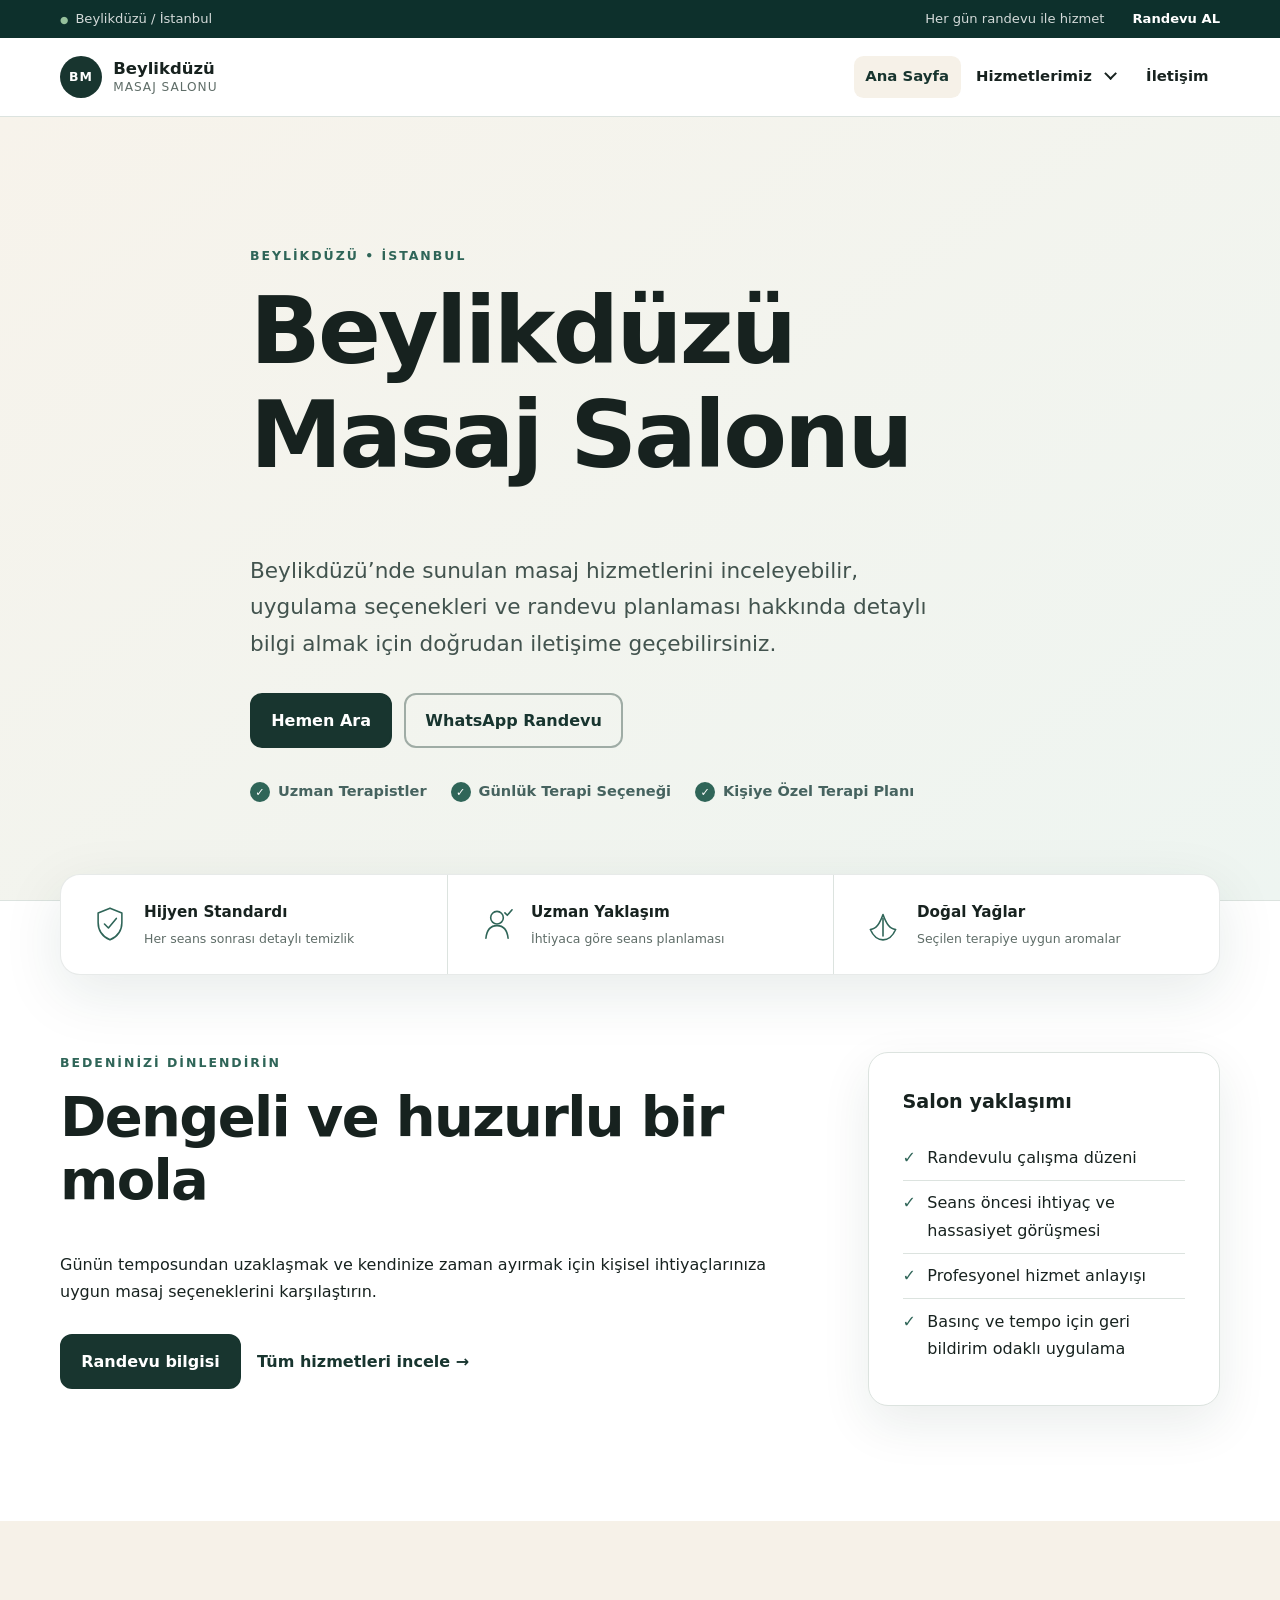
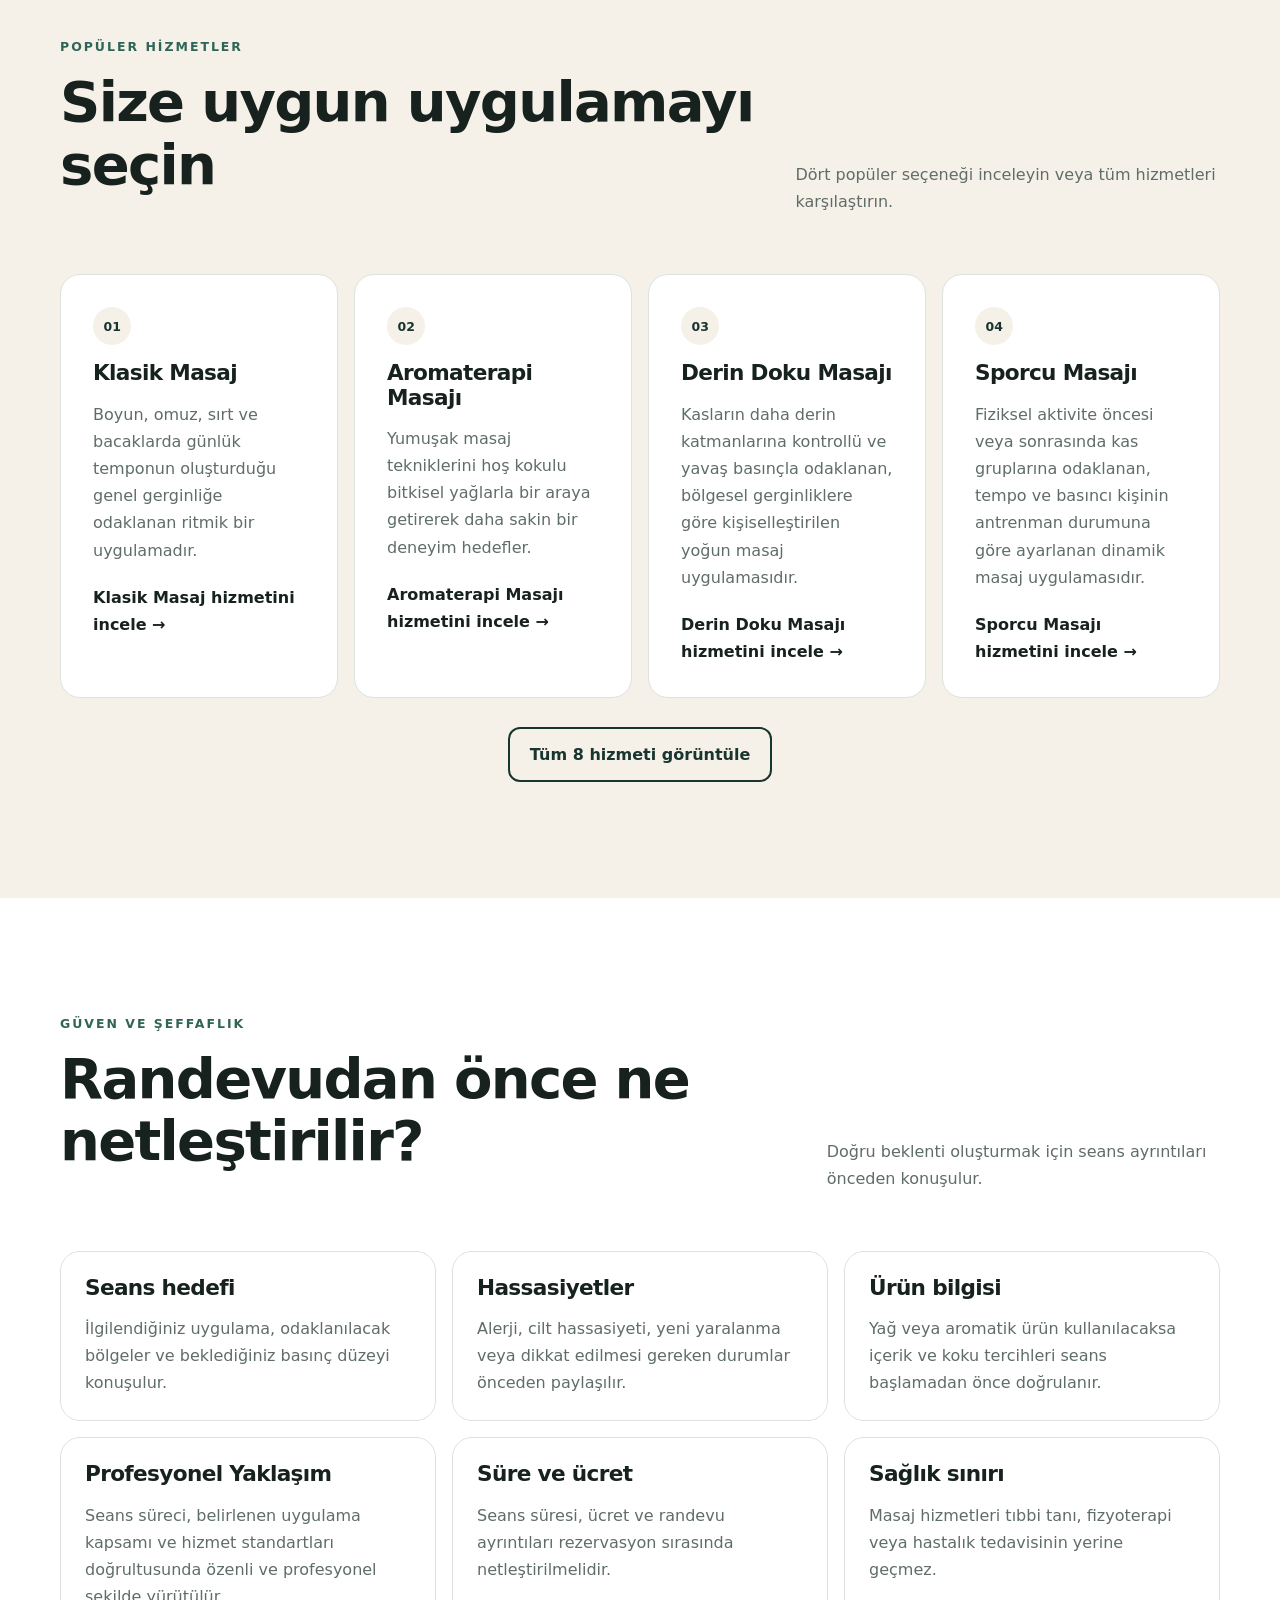
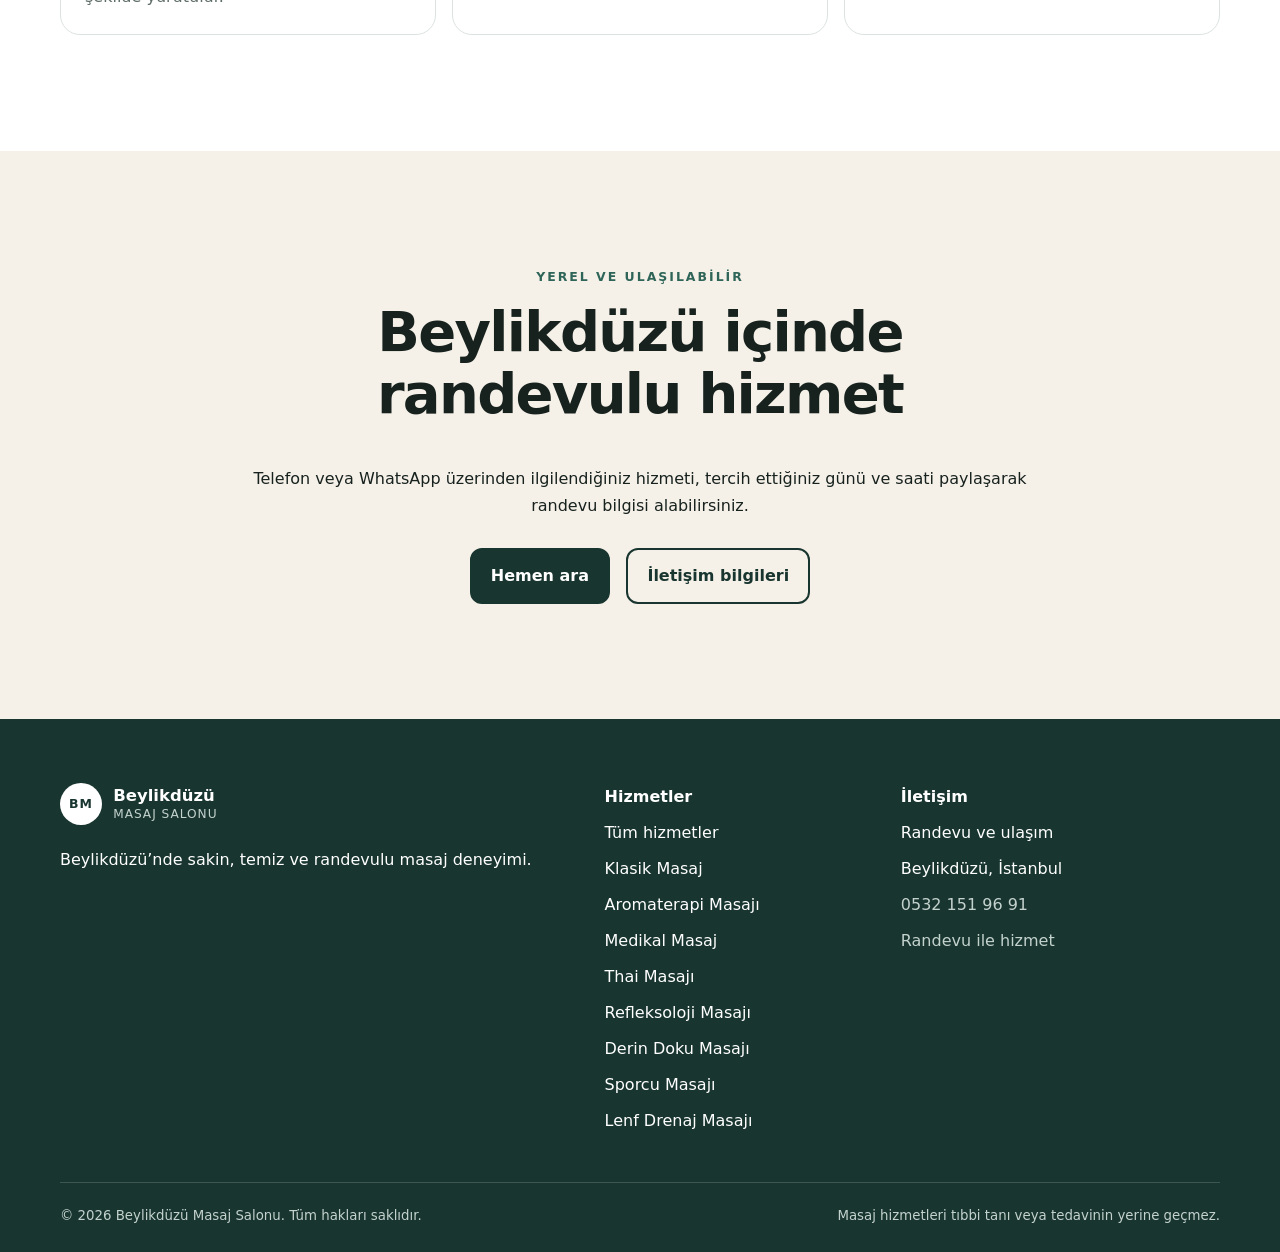
<file: beylikduzumasajsalonu/index.html>
<!doctype html>
<html lang="tr">

<head>
  <!-- Google tag (gtag.js) -->
<script async src="https://www.googletagmanager.com/gtag/js?id=GT-M6XWMHWS"></script>
<script>
  window.dataLayer = window.dataLayer || [];
  function gtag(){dataLayer.push(arguments);}
  gtag('js', new Date());

  gtag('config', 'GT-M6XWMHWS');
  gtag('config', 'AW-16541532086');
</script>
  <meta charset="utf-8">
  <meta name="viewport" content="width=device-width,initial-scale=1">
  <title>Beylikdüzü Masaj Salonu | Masaj Hizmetleri ve Randevu</title>
  <meta name="description"
    content="Beylikdüzü Masaj Salonu masaj hizmetlerini inceleyin, size uygun uygulama hakkında bilgi alın ve randevunuzu telefon veya WhatsApp üzerinden planlayın.">
  <meta name="robots" content="index,follow,max-image-preview:large,max-snippet:-1,max-video-preview:-1">
  <meta name="theme-color" content="#18352f">
  <meta name="color-scheme" content="light">
  <link rel="canonical" href="https://beylikduzumasajsalonu.com/">
  <link rel="alternate" hreflang="tr-TR" href="https://beylikduzumasajsalonu.com/">
  <link rel="icon" href="favicon.svg" type="image/svg+xml">
  <style>:root{--ink:#17221f;--muted:#5f6d68;--brand:#18352f;--brand-2:#2f6558;--cream:#f6f1e8;--paper:#fff;--line:#dce3df;--radius:1.25rem;--shadow:0 18px 50px rgba(24,53,47,.09);--max:1160px}*{box-sizing:border-box}html{scroll-behavior:smooth;max-width:100%;overflow-x:hidden}body{margin:0;max-width:100%;overflow-x:hidden;background:var(--paper);color:var(--ink);font-family:ui-sans-serif,system-ui,-apple-system,BlinkMacSystemFont,"Segoe UI",sans-serif;font-size:1rem;line-height:1.7}a{color:inherit;text-decoration-thickness:.08em;text-underline-offset:.2em}a:hover{color:var(--brand-2)}h1,h2,h3{margin:0 0 .7em;line-height:1.12;letter-spacing:-.03em}h1{font-size:clamp(2.7rem,8vw,5.8rem);max-width:13ch}h2{font-size:clamp(2rem,5vw,3.5rem)}h3{font-size:1.35rem}p{margin:0 0 1.25rem}.container{width:min(calc(100% - 2rem),var(--max));margin-inline:auto}.narrow{max-width:780px}.center{text-align:center}.center h1,.center h2{margin-inline:auto}.skip-link{position:fixed;left:1rem;top:-5rem;z-index:100;background:#fff;padding:.7rem 1rem;border:2px solid var(--brand);border-radius:.5rem}.skip-link:focus{top:1rem}.topbar{color:rgba(255,255,255,.82);background:#0d302c;font-size:.82rem}.topbar__inner{display:flex;min-height:38px;align-items:center;gap:28px}.topbar p{margin:0;color:inherit}.topbar p:first-child span{margin-right:7px;color:#95c09c;font-size:.6rem}.topbar__hours{margin-left:auto!important}.topbar a{color:#fff;font-weight:700;text-decoration:none}.topbar a:hover{color:#fff}.site-header{position:sticky;top:0;z-index:20;background:rgba(255,255,255,.96);border-bottom:1px solid var(--line)}.header-inner{display:flex;align-items:center;justify-content:space-between;gap:1.5rem;min-height:78px}.brand{display:inline-flex;align-items:center;gap:.7rem;text-decoration:none}.brand-mark{display:grid;place-items:center;width:42px;aspect-ratio:1;border-radius:50%;background:var(--brand);color:#fff;font-weight:800;font-size:.78rem;letter-spacing:.08em}.brand strong,.brand small{display:block;line-height:1.05}.brand strong{font-size:1.03rem}.brand small{margin-top:.2rem;color:var(--muted);font-size:.76rem;letter-spacing:.08em;text-transform:uppercase}.nav-menu{margin-left:auto}.menu-backdrop{display:none;border:0;margin:0;padding:0}.menu-toggle{display:none;align-items:center;justify-content:center;gap:.65rem;min-height:44px;padding:.55rem .75rem;border:1px solid var(--line);border-radius:.7rem;background:#fff;color:var(--brand);font:inherit;font-weight:800;cursor:pointer}.menu-icon{display:grid;gap:4px;width:22px}.menu-icon span{display:block;width:100%;height:2px;border-radius:999px;background:currentColor;transition:transform .18s ease,opacity .18s ease}.nav-menu>.site-nav{display:flex}.site-nav{flex-wrap:wrap;justify-content:flex-end;gap:.25rem}.site-nav>a,.submenu-toggle{padding:.55rem .72rem;border-radius:.6rem;text-decoration:none;font-size:.93rem;font-weight:650}.site-nav>a[aria-current=page]{background:var(--cream);color:var(--brand)}.submenu{position:relative}.submenu-toggle{display:flex;align-items:center;justify-content:space-between;gap:.55rem;color:inherit;cursor:pointer;list-style:none;white-space:nowrap}.submenu-toggle::-webkit-details-marker{display:none}.submenu-toggle::marker{content:""}.submenu-arrow{display:inline-grid;place-items:center;flex:0 0 1rem;width:1rem;height:1rem;margin-left:.15rem;font-size:0;line-height:0}.submenu-arrow::before{content:"";display:block;width:.45rem;height:.45rem;border-right:2px solid currentColor;border-bottom:2px solid currentColor;transform:translateY(-.12rem) rotate(45deg);transform-origin:center;transition:transform .18s ease}.submenu[open] .submenu-arrow::before{transform:translateY(.12rem) rotate(225deg)}.submenu-panel{position:absolute;top:calc(100% + .5rem);left:0;z-index:60;min-width:230px;padding:.45rem;background:#fff;border:1px solid var(--line);border-radius:.8rem;box-shadow:var(--shadow)}.submenu:not([open])>.submenu-panel{display:none}.submenu-panel a{display:block;padding:.65rem .75rem;border-radius:.55rem;text-decoration:none;font-size:.9rem;font-weight:650;white-space:nowrap}.submenu-panel a:hover{background:var(--cream)}.page-hero{padding:clamp(4rem,10vw,8rem) 0 clamp(3.5rem,8vw,6rem);background:linear-gradient(145deg,#f7f3eb 0%,#eef5f1 100%);border-bottom:1px solid var(--line)}.page-hero .lead{max-width:720px;font-size:clamp(1.1rem,2.5vw,1.35rem);color:#42534e}.eyebrow{margin-bottom:.85rem;color:var(--brand-2);font-size:.78rem;font-weight:800;letter-spacing:.16em;text-transform:uppercase}.hero__actions{display:flex;flex-wrap:wrap;gap:12px;margin-top:30px;margin-bottom:31px}.hero__features{display:flex;flex-wrap:wrap;gap:10px 24px;margin:0;padding:0;color:#46635f;font-size:.91rem;font-weight:650;list-style:none}.hero__features li::before{content:"✓";display:inline-grid;width:20px;height:20px;margin-right:8px;place-items:center;color:#fff;background:var(--brand-2);border-radius:50%;font-size:.7rem}.trust-strip{position:relative;z-index:2;margin-top:-27px}.trust-strip .trust-grid{display:grid;grid-template-columns:repeat(3,1fr);gap:0;overflow:hidden;background:#fff;border:1px solid rgba(24,53,47,.1);border-radius:20px;box-shadow:0 18px 60px rgba(18,54,50,.1)}.trust-strip .trust-grid article{display:flex;align-items:center;gap:15px;padding:25px 30px}.trust-strip .trust-grid article+article{border-left:1px solid var(--line)}.trust-strip .trust-grid svg{width:38px;height:38px;flex:0 0 38px;fill:none;stroke:var(--brand-2);stroke-width:2;stroke-linecap:round;stroke-linejoin:round}.trust-strip .trust-grid strong,.trust-strip .trust-grid span{display:block}.trust-strip .trust-grid strong{margin-bottom:2px;color:var(--ink);font-size:.95rem}.trust-strip .trust-grid span{color:var(--muted);font-size:.78rem}.trust-strip+.section{padding-top:clamp(3rem,6vw,5rem)}.section{padding:clamp(4rem,9vw,7.2rem) 0}.section-tint{background:var(--cream)}.split{display:grid;grid-template-columns:minmax(0,1.35fr) minmax(280px,.65fr);gap:clamp(2rem,6vw,6rem);align-items:start}.info-card{padding:clamp(1.4rem,4vw,2.1rem);background:#fff;border:1px solid var(--line);border-radius:var(--radius);box-shadow:var(--shadow)}.info-card>strong{display:block;margin-bottom:1rem;font-size:1.2rem}.check-list{padding:0;margin:0;list-style:none}.check-list li{position:relative;padding:.55rem 0 .55rem 1.55rem;border-bottom:1px solid var(--line)}.check-list li:last-child{border-bottom:0}.check-list li:before{content:"✓";position:absolute;left:0;color:var(--brand-2);font-weight:900}.actions{display:flex;flex-wrap:wrap;align-items:center;gap:1rem;margin-top:1.8rem}.button{display:inline-flex;justify-content:center;align-items:center;min-height:48px;padding:.75rem 1.2rem;border:2px solid var(--brand);border-radius:.75rem;background:var(--brand);color:#fff;font-weight:800;text-decoration:none}.button:hover{background:var(--brand-2);border-color:var(--brand-2);color:#fff}.button.secondary{background:transparent;color:var(--brand)}.button.secondary:hover{background:var(--brand);color:#fff}.button--outline{color:var(--brand);background:transparent;border-color:rgba(24,53,47,.38)}.button--outline:hover{color:#fff;background:var(--brand-2);border-color:var(--brand-2)}.text-link{font-weight:800;color:var(--brand);text-decoration:none}.section-heading{display:flex;justify-content:space-between;gap:2rem;align-items:end;margin-bottom:2.4rem}.section-heading>p{max-width:430px;color:var(--muted)}.card-grid{display:grid;gap:1rem}.card-grid--four{grid-template-columns:repeat(4,minmax(0,1fr))}.service-card{padding:clamp(1.4rem,3vw,2rem);background:#fff;border:1px solid var(--line);border-radius:var(--radius)}.service-card h3{margin-top:1rem}.service-card p{color:var(--muted)}.service-card a{font-weight:800;text-decoration:none}.service-number{display:inline-grid;place-items:center;width:2.4rem;aspect-ratio:1;border-radius:50%;background:var(--cream);color:var(--brand);font-weight:900;font-size:.78rem}.trust-grid{display:grid;grid-template-columns:repeat(3,minmax(0,1fr));gap:1rem}.trust-card{padding:1.5rem;background:#fff;border:1px solid var(--line);border-radius:var(--radius)}.trust-card p{color:var(--muted);margin-bottom:0}.center-actions{justify-content:center}.site-footer{padding:4rem 0 1.5rem;background:var(--brand);color:#fff}.footer-grid{display:grid;grid-template-columns:1.4fr .7fr .9fr;gap:3rem}.footer-grid>div{display:flex;flex-direction:column;align-items:flex-start;gap:.55rem}.footer-grid a{text-decoration:none}.brand-footer{margin-bottom:.8rem}.brand-footer .brand-mark{background:#fff;color:var(--brand)}.brand-footer small,.muted{color:#c4d2ce}.footer-bottom{display:flex;justify-content:space-between;gap:1rem;margin-top:3rem;padding-top:1.4rem;border-top:1px solid rgba(255,255,255,.16);color:#c4d2ce}.mobile-actions{display:none}.mobile-actions a{text-decoration:none}a:focus-visible,.button:focus-visible,.menu-toggle:focus-visible,.submenu-toggle:focus-visible{outline:3px solid #efb94f;outline-offset:3px}@media (max-width:980px){.card-grid--four{grid-template-columns:repeat(2,minmax(0,1fr))}}@media (max-width:850px){body{padding-bottom:78px}.topbar__inner{min-height:34px;justify-content:space-between}.topbar__hours{display:none}.topbar p:first-child{max-width:56%;overflow:hidden;white-space:nowrap;text-overflow:ellipsis}.header-inner{position:relative;align-items:center;flex-direction:row;min-height:72px;padding-block:.65rem}.site-header{position:sticky}html.menu-is-open,html.menu-is-open body{overflow:hidden}.brand strong{font-size:.96rem}.brand small{font-size:.7rem}.nav-menu{margin-left:auto}.menu-toggle{display:flex;position:relative;z-index:90}.nav-menu.is-open>.menu-toggle{position:fixed;top:14px;right:16px;background:#fff;box-shadow:0 8px 24px rgba(21,35,31,.18)}.menu-backdrop{position:fixed;inset:0;z-index:70;width:100%;height:100%;background:rgba(13,24,21,.58);backdrop-filter:blur(2px);-webkit-backdrop-filter:blur(2px);cursor:pointer}.nav-menu.is-open>.menu-backdrop{display:block}.nav-menu>.site-nav{display:flex;position:fixed;top:0;right:0;bottom:0;z-index:80;width:min(86vw,360px);max-height:100dvh;overflow-y:auto;overscroll-behavior:contain;flex-direction:column;align-items:stretch;justify-content:flex-start;gap:.25rem;padding:84px 1rem 1.25rem;background:#fff;border-left:1px solid var(--line);box-shadow:-18px 0 50px rgba(13,24,21,.24);transform:translateX(105%);visibility:hidden;pointer-events:none;transition:transform .24s ease,visibility .24s ease}.nav-menu.is-open>.site-nav{transform:translateX(0);visibility:visible;pointer-events:auto}.site-nav>a{display:block;padding:.8rem .9rem}.submenu{width:100%}.submenu-toggle{width:100%;padding:.8rem .9rem}.submenu-toggle .submenu-arrow{margin-left:auto}.submenu-panel{position:static;min-width:0;margin:.2rem 0 .35rem .9rem;padding:.15rem 0 .15rem .5rem;background:transparent;border:0;border-left:2px solid var(--line);border-radius:0;box-shadow:none}.submenu-panel a{padding:.65rem .75rem;white-space:normal}.nav-menu.is-open .menu-icon span:nth-child(1){transform:translateY(6px) rotate(45deg)}.nav-menu.is-open .menu-icon span:nth-child(2){opacity:0}.nav-menu.is-open .menu-icon span:nth-child(3){transform:translateY(-6px) rotate(-45deg)}.split,.footer-grid{grid-template-columns:1fr}.section-heading{display:block}.footer-bottom{flex-direction:column}.trust-grid{grid-template-columns:1fr 1fr}.trust-strip{margin-top:-14px}.trust-strip .trust-grid{grid-template-columns:1fr}.trust-strip .trust-grid article+article{border-top:1px solid var(--line);border-left:0}.trust-strip+.section{padding-top:3rem}.page-hero{padding-bottom:3rem}.mobile-actions{position:fixed;right:0;bottom:0;left:0;z-index:60;display:grid;grid-template-columns:minmax(0,1fr) minmax(0,1fr);border-top:1px solid rgba(255,255,255,.18)}.mobile-actions a{display:grid;min-width:0;min-height:72px;place-items:center;color:#fff;font-size:1.8rem;font-weight:900;line-height:1.1;text-align:center;white-space:nowrap}.mobile-actions a:hover{color:#fff}.mobile-actions a+a{border-left:1px solid rgba(255,255,255,.22)}.mobile-actions__call{background:#d71920}.mobile-actions__call:hover{background:#b9151b}.mobile-actions__whatsapp{background:#25d366}.mobile-actions__whatsapp:hover{background:#1ebe5b}}@media (max-width:520px){.topbar a{font-size:.76rem}h1{font-size:2.65rem}.brand-mark{width:38px}.menu-toggle-text{display:none}.menu-toggle{width:44px;padding:.55rem}.site-nav{gap:.1rem}.site-nav>a,.submenu-toggle{padding:.72rem .75rem;font-size:.9rem}.page-hero{padding-top:3rem;padding-bottom:2.5rem}.hero__actions{max-width:100%;margin-top:24px;margin-bottom:24px}.hero__actions .button{width:100%;max-width:100%;text-align:center;white-space:normal}.hero__features{display:grid;gap:8px}.card-grid--four,.trust-grid{grid-template-columns:1fr}.site-footer{padding-bottom:calc(1.5rem + 76px)}.trust-strip+.section{padding-top:2.75rem}}@media (prefers-reduced-motion:reduce){html{scroll-behavior:auto}.menu-icon span,.submenu-arrow::before,.nav-menu>.site-nav{transition:none}}</style>
  <meta property="og:locale" content="tr_TR">
  <meta property="og:type" content="website">
  <meta property="og:site_name" content="Beylikdüzü Masaj Salonu">
  <meta property="og:title" content="Beylikdüzü Masaj Salonu | Masaj Hizmetleri ve Randevu">
  <meta property="og:description"
    content="Beylikdüzü Masaj Salonu masaj hizmetlerini inceleyin, size uygun uygulama hakkında bilgi alın ve randevunuzu telefon veya WhatsApp üzerinden planlayın.">
  <meta property="og:url" content="https://beylikduzumasajsalonu.com/">
  <meta name="twitter:card" content="summary">
  <meta name="twitter:title" content="Beylikdüzü Masaj Salonu | Masaj Hizmetleri ve Randevu">
  <meta name="twitter:description"
    content="Beylikdüzü Masaj Salonu masaj hizmetlerini inceleyin, size uygun uygulama hakkında bilgi alın ve randevunuzu telefon veya WhatsApp üzerinden planlayın.">
  <script type="application/ld+json">{"@context":"https://schema.org","@graph":[{"@type":"WebSite","@id":"https://beylikduzumasajsalonu.com/#website","url":"https://beylikduzumasajsalonu.com/","name":"Beylikdüzü Masaj Salonu","inLanguage":"tr-TR"},{"@type":"LocalBusiness","@id":"https://beylikduzumasajsalonu.com/#business","name":"Beylikdüzü Masaj Salonu","url":"https://beylikduzumasajsalonu.com/","description":"Beylikdüzü’nde randevulu masaj hizmetleri sunan yerel masaj salonu.","telephone":"+905321519691","areaServed":{"@type":"AdministrativeArea","name":"Beylikdüzü, İstanbul"},"address":{"@type":"PostalAddress","addressLocality":"Beylikdüzü","addressRegion":"İstanbul","addressCountry":"TR"},"contactPoint":{"@type":"ContactPoint","telephone":"+905321519691","contactType":"reservations","availableLanguage":"Turkish"}}]}</script>
</head>

<body>
  <a class="skip-link" href="#ana-icerik">İçeriğe geç</a>
  <div class="topbar">
    <div class="container topbar__inner">
      <p><span aria-hidden="true">●</span>Beylikdüzü / İstanbul</p>
      <p class="topbar__hours">Her gün randevu ile hizmet</p>
      <a href="tel:+905321519691" aria-label="0532 151 96 91 numarasını ara" onclick="gtag('event','phone_call_topbar',{'phone_number':'+905321519691'});">Randevu AL</a>
    </div>
  </div>
  <header class="site-header">
    <div class="container header-inner">
      <a class="brand" href="/" aria-label="Beylikdüzü Masaj Salonu ana sayfa">
        <span class="brand-mark" aria-hidden="true">BM</span>
        <span><strong>Beylikdüzü</strong><small>Masaj Salonu</small></span>
      </a>
      <div class="nav-menu">
        <button class="menu-toggle" type="button" aria-label="Ana menüyü aç veya kapat" aria-expanded="false"
          aria-controls="site-navigation">
          <span class="menu-toggle-text">Menü</span>
          <span class="menu-icon" aria-hidden="true"><span></span><span></span><span></span></span>
        </button>
        <button class="menu-backdrop" type="button" aria-label="Menüyü kapat" tabindex="-1"></button>
        <nav class="site-nav" id="site-navigation" aria-label="Ana menü">
          <a href="/" aria-current="page">Ana Sayfa</a>
          <details class="submenu">
            <summary class="submenu-toggle">
              <span>Hizmetlerimiz</span>
              <span class="submenu-arrow" aria-hidden="true">⌄</span>
            </summary>
            <div class="submenu-panel">
              <a href="hizmetler.html">Tüm Hizmetler</a>
              <a href="klasik-masaj.html">Klasik Masaj</a>
              <a href="aromaterapi-masaji.html">Aromaterapi Masajı</a>
              <a href="medikal-masaj.html">Medikal Masaj</a>
              <a href="thai-masaji.html">Thai Masajı</a>
              <a href="refleksoloji-masaji.html">Refleksoloji Masajı</a>
              <a href="derin-doku-masaji.html">Derin Doku Masajı</a>
              <a href="sporcu-masaji.html">Sporcu Masajı</a>
              <a href="lenf-drenaj-masaji.html">Lenf Drenaj Masajı</a>
            </div>
          </details>
          <a href="iletisim.html">İletişim</a>
        </nav>
      </div>
    </div>
  </header>
  <main id="ana-icerik">
    <section class="page-hero">
      <div class="container narrow">
        <p class="eyebrow">Beylikdüzü • İstanbul</p>
        <h1>Beylikdüzü Masaj Salonu</h1>
        <p class="lead">Beylikdüzü’nde sunulan masaj hizmetlerini inceleyebilir, uygulama seçenekleri ve randevu planlaması hakkında detaylı bilgi almak için doğrudan iletişime geçebilirsiniz.
</p>
        <div class="hero__actions">
          <a class="button" href="tel:+905321519691" onclick="gtag('event','phone_call_hero',{'phone_number':'+905321519691'});">Hemen Ara</a>
          <a class="button button--outline" href="https://wa.me/905321519691?text=Merhaba%2C%20masaj%20randevusu%20olu%C5%9Fturmak%20istiyorum.%20L%C3%BCtfen%20bilgi%20verebilir%20misiniz%3F" rel="nofollow" onclick="gtag('event','whatsapp_click_hero',{'phone_number':'+905321519691'});">WhatsApp Randevu</a>
        </div>
        <ul class="hero__features" aria-label="Öne çıkan özellikler">
          <li>Uzman Terapistler</li>
          <li>Günlük Terapi Seçeneği</li>
          <li>Kişiye Özel Terapi Planı</li>
        </ul>
      </div>
    </section>
    <section class="trust-strip" aria-label="Hizmet standartları">
      <div class="container trust-grid">
        <article>
          <svg viewBox="0 0 48 48" aria-hidden="true"><path d="M24 4 39 10v12c0 10-6 18-15 22C15 40 9 32 9 22V10l15-6Z"></path><path d="m17 24 5 5 10-12"></path></svg>
          <div><strong>Hijyen Standardı</strong><span>Her seans sonrası detaylı temizlik</span></div>
        </article>
        <article>
          <svg viewBox="0 0 48 48" aria-hidden="true"><circle cx="24" cy="16" r="8"></circle><path d="M10 42c1-10 6-16 14-16s13 6 14 16"></path><path d="m34 10 3 3 6-7"></path></svg>
          <div><strong>Uzman Yaklaşım</strong><span>İhtiyaca göre seans planlaması</span></div>
        </article>
        <article>
          <svg viewBox="0 0 48 48" aria-hidden="true"><path d="M8 31c8-1 12-8 16-19 4 11 8 18 16 19-4 9-10 13-16 13S12 40 8 31Z"></path><path d="M24 17v22"></path></svg>
          <div><strong>Doğal Yağlar</strong><span>Seçilen terapiye uygun aromalar</span></div>
        </article>
      </div>
    </section>
    <section class="section">
      <div class="container split">
        <div>
          <p class="eyebrow">Bedeninizi dinlendirin</p>
          <h2>Dengeli ve huzurlu bir mola</h2>
          <p>Günün temposundan uzaklaşmak ve kendinize zaman ayırmak için kişisel ihtiyaçlarınıza uygun masaj
            seçeneklerini karşılaştırın.</p>
          <div class="actions"><a class="button" href="iletisim.html">Randevu bilgisi</a><a class="text-link"
              href="hizmetler.html">Tüm hizmetleri incele →</a></div>
        </div>
        <aside class="info-card" aria-label="Salon yaklaşımı"><strong>Salon yaklaşımı</strong>
          <ul class="check-list">
            <li>Randevulu çalışma düzeni</li>
            <li>Seans öncesi ihtiyaç ve hassasiyet görüşmesi</li>
            <li>Profesyonel hizmet anlayışı   </li>
            <li>Basınç ve tempo için geri bildirim odaklı uygulama</li>
          </ul>
        </aside>
      </div>
    </section>
    <section class="section section-tint">
      <div class="container">
        <div class="section-heading">
          <div>
            <p class="eyebrow">Popüler hizmetler</p>
            <h2>Size uygun uygulamayı seçin</h2>
          </div>
          <p>Dört popüler seçeneği inceleyin veya tüm hizmetleri karşılaştırın.</p>
        </div>
        <div class="card-grid card-grid--four">
          <article class="service-card"><span class="service-number">01</span>
            <h3>Klasik Masaj</h3>
            <p>Boyun, omuz, sırt ve bacaklarda günlük temponun oluşturduğu genel gerginliğe odaklanan ritmik bir
              uygulamadır.</p><a href="klasik-masaj.html">Klasik Masaj hizmetini incele →</a>
          </article>
          <article class="service-card"><span class="service-number">02</span>
            <h3>Aromaterapi Masajı</h3>
            <p>Yumuşak masaj tekniklerini hoş kokulu bitkisel yağlarla bir araya getirerek daha sakin bir deneyim
              hedefler.</p><a href="aromaterapi-masaji.html">Aromaterapi Masajı hizmetini incele →</a>
          </article>
          <article class="service-card"><span class="service-number">03</span>
            <h3>Derin Doku Masajı</h3>
            <p>Kasların daha derin katmanlarına kontrollü ve yavaş basınçla odaklanan, bölgesel gerginliklere göre
              kişiselleştirilen yoğun masaj uygulamasıdır.</p><a href="derin-doku-masaji.html">Derin Doku Masajı
              hizmetini incele →</a>
          </article>
          <article class="service-card"><span class="service-number">04</span>
            <h3>Sporcu Masajı</h3>
            <p>Fiziksel aktivite öncesi veya sonrasında kas gruplarına odaklanan, tempo ve basıncı kişinin antrenman
              durumuna göre ayarlanan dinamik masaj uygulamasıdır.</p><a href="sporcu-masaji.html">Sporcu Masajı
              hizmetini incele →</a>
          </article>
        </div>
        <div class="actions center-actions"><a class="button secondary" href="hizmetler.html">Tüm 8 hizmeti
            görüntüle</a></div>
      </div>
    </section>
    <section class="section">
      <div class="container">
        <div class="section-heading">
          <div>
            <p class="eyebrow">Güven ve şeffaflık</p>
            <h2>Randevudan önce ne netleştirilir?</h2>
          </div>
          <p>Doğru beklenti oluşturmak için seans ayrıntıları önceden konuşulur.</p>
        </div>
        <div class="trust-grid">
          <article class="trust-card">
            <h3>Seans hedefi</h3>
            <p>İlgilendiğiniz uygulama, odaklanılacak bölgeler ve beklediğiniz basınç düzeyi konuşulur.</p>
          </article>
          <article class="trust-card">
            <h3>Hassasiyetler</h3>
            <p>Alerji, cilt hassasiyeti, yeni yaralanma veya dikkat edilmesi gereken durumlar önceden paylaşılır.</p>
          </article>
          <article class="trust-card">
            <h3>Ürün bilgisi</h3>
            <p>Yağ veya aromatik ürün kullanılacaksa içerik ve koku tercihleri seans başlamadan önce doğrulanır.</p>
          </article>
          <article class="trust-card">
            <h3>Profesyonel Yaklaşım</h3>
            <p>Seans süreci, belirlenen uygulama kapsamı ve hizmet standartları doğrultusunda özenli ve profesyonel şekilde yürütülür.</p>
          </article>
          <article class="trust-card">
            <h3>Süre ve ücret</h3>
            <p>Seans süresi, ücret ve randevu ayrıntıları rezervasyon sırasında netleştirilmelidir.</p>
          </article>
          <article class="trust-card">
            <h3>Sağlık sınırı</h3>
            <p>Masaj hizmetleri tıbbi tanı, fizyoterapi veya hastalık tedavisinin yerine geçmez.</p>
          </article>
        </div>
      </div>
    </section>
    <section class="section section-tint">
      <div class="container narrow center">
        <p class="eyebrow">Yerel ve ulaşılabilir</p>
        <h2>Beylikdüzü içinde randevulu hizmet</h2>
        <p>Telefon veya WhatsApp üzerinden ilgilendiğiniz hizmeti, tercih ettiğiniz günü ve saati paylaşarak randevu
          bilgisi alabilirsiniz.</p>
        <div class="actions center-actions"><a class="button" href="tel:+905321519691" onclick="gtag('event','phone_call_cta',{'phone_number':'+905321519691'});">Hemen ara</a><a
            class="button secondary" href="iletisim.html">İletişim bilgileri</a></div>
      </div>
    </section>
  </main>
  <footer class="site-footer">
    <div class="container footer-grid">
      <div>
        <a class="brand brand-footer" href="/"><span class="brand-mark"
            aria-hidden="true">BM</span><span><strong>Beylikdüzü</strong><small>Masaj Salonu</small></span></a>
        <p>Beylikdüzü’nde sakin, temiz ve randevulu masaj deneyimi.</p>
      </div>
      <div>
        <strong>Hizmetler</strong>
        <a href="hizmetler.html">Tüm hizmetler</a>
        <a href="klasik-masaj.html">Klasik Masaj</a>
        <a href="aromaterapi-masaji.html">Aromaterapi Masajı</a>
        <a href="medikal-masaj.html">Medikal Masaj</a>
        <a href="thai-masaji.html">Thai Masajı</a>
        <a href="refleksoloji-masaji.html">Refleksoloji Masajı</a>
        <a href="derin-doku-masaji.html">Derin Doku Masajı</a>
        <a href="sporcu-masaji.html">Sporcu Masajı</a>
        <a href="lenf-drenaj-masaji.html">Lenf Drenaj Masajı</a>
      </div>
      <div>
        <strong>İletişim</strong>
        <a href="iletisim.html">Randevu ve ulaşım</a>
        <span>Beylikdüzü, İstanbul</span>
        <a class="muted" href="tel:+905321519691" onclick="gtag('event','phone_call_footer',{'phone_number':'+905321519691'});">0532 151 96 91</a>
        <span class="muted">Randevu ile hizmet</span>
      </div>
    </div>
    <div class="container footer-bottom">
      <small>© 2026 Beylikdüzü Masaj Salonu. Tüm hakları saklıdır.</small>
      <small>Masaj hizmetleri tıbbi tanı veya tedavinin yerine geçmez.</small>
    </div>
  </footer>
  <nav class="mobile-actions" aria-label="Hızlı iletişim">
    <a class="mobile-actions__call" href="tel:+905321519691" onclick="gtag('event','phone_call_mobile',{'phone_number':'+905321519691'});">Ara</a>
    <a class="mobile-actions__whatsapp" href="https://wa.me/905321519691?text=Merhaba%2C%20masaj%20randevusu%20olu%C5%9Fturmak%20istiyorum.%20L%C3%BCtfen%20bilgi%20verebilir%20misiniz%3F" rel="nofollow" onclick="gtag('event','whatsapp_click_mobile',{'phone_number':'+905321519691'});">WhatsApp</a>
  </nav>
  <script>(()=>{"use strict";const e=document.querySelector(".nav-menu");if(!e)return;const t=e.querySelector(".menu-toggle"),n=e.querySelector(".menu-backdrop"),o=e.querySelector(".site-nav"),a=[...e.querySelectorAll(".site-nav a")],i=window.matchMedia("(max-width:850px)"),r=[document.querySelector(".skip-link"),e.parentElement?.querySelector(".brand"),document.querySelector("main"),document.querySelector("footer")].filter(Boolean),s="inert"in HTMLElement.prototype;let l=false;const d=e=>{r.forEach(t=>{if(s)t.inert=e;if(e){t.dataset.menuAriaHidden=t.getAttribute("aria-hidden")||"";t.setAttribute("aria-hidden","true")}else{const e=t.dataset.menuAriaHidden;e?t.setAttribute("aria-hidden",e):t.removeAttribute("aria-hidden"),delete t.dataset.menuAriaHidden}})},c=()=>[...e.querySelectorAll('a[href],button:not([disabled]):not([tabindex="-1"]),summary,[tabindex]:not([tabindex="-1"])')].filter(e=>e.getAttribute("aria-hidden")!=="true"&&e.getClientRects().length>0),m=(a,r=false)=>{const s=!!(a&&i.matches);e.classList.toggle("is-open",s),t?.setAttribute("aria-expanded",String(s)),document.documentElement.classList.toggle("menu-is-open",s),d(s),l=r,s?requestAnimationFrame(()=>o?.querySelector("a,summary")?.focus()):l&&(t?.focus(),l=false)};t?.addEventListener("click",()=>m(!e.classList.contains("is-open"),true)),n?.addEventListener("click",()=>m(false,true)),a.forEach(e=>e.addEventListener("click",()=>m(false))),document.addEventListener("keydown",t=>{if(!e.classList.contains("is-open"))return;if(t.key==="Escape")return t.preventDefault(),void m(false,true);if(t.key!=="Tab")return;const n=c();if(!n.length)return;const o=n[0],a=n[n.length-1];t.shiftKey&&document.activeElement===o?(t.preventDefault(),a.focus()):!t.shiftKey&&document.activeElement===a&&(t.preventDefault(),o.focus())});const u=()=>{i.matches||m(false)};i.addEventListener?.("change",u),u()})();</script>

</body>

</html>
</file>
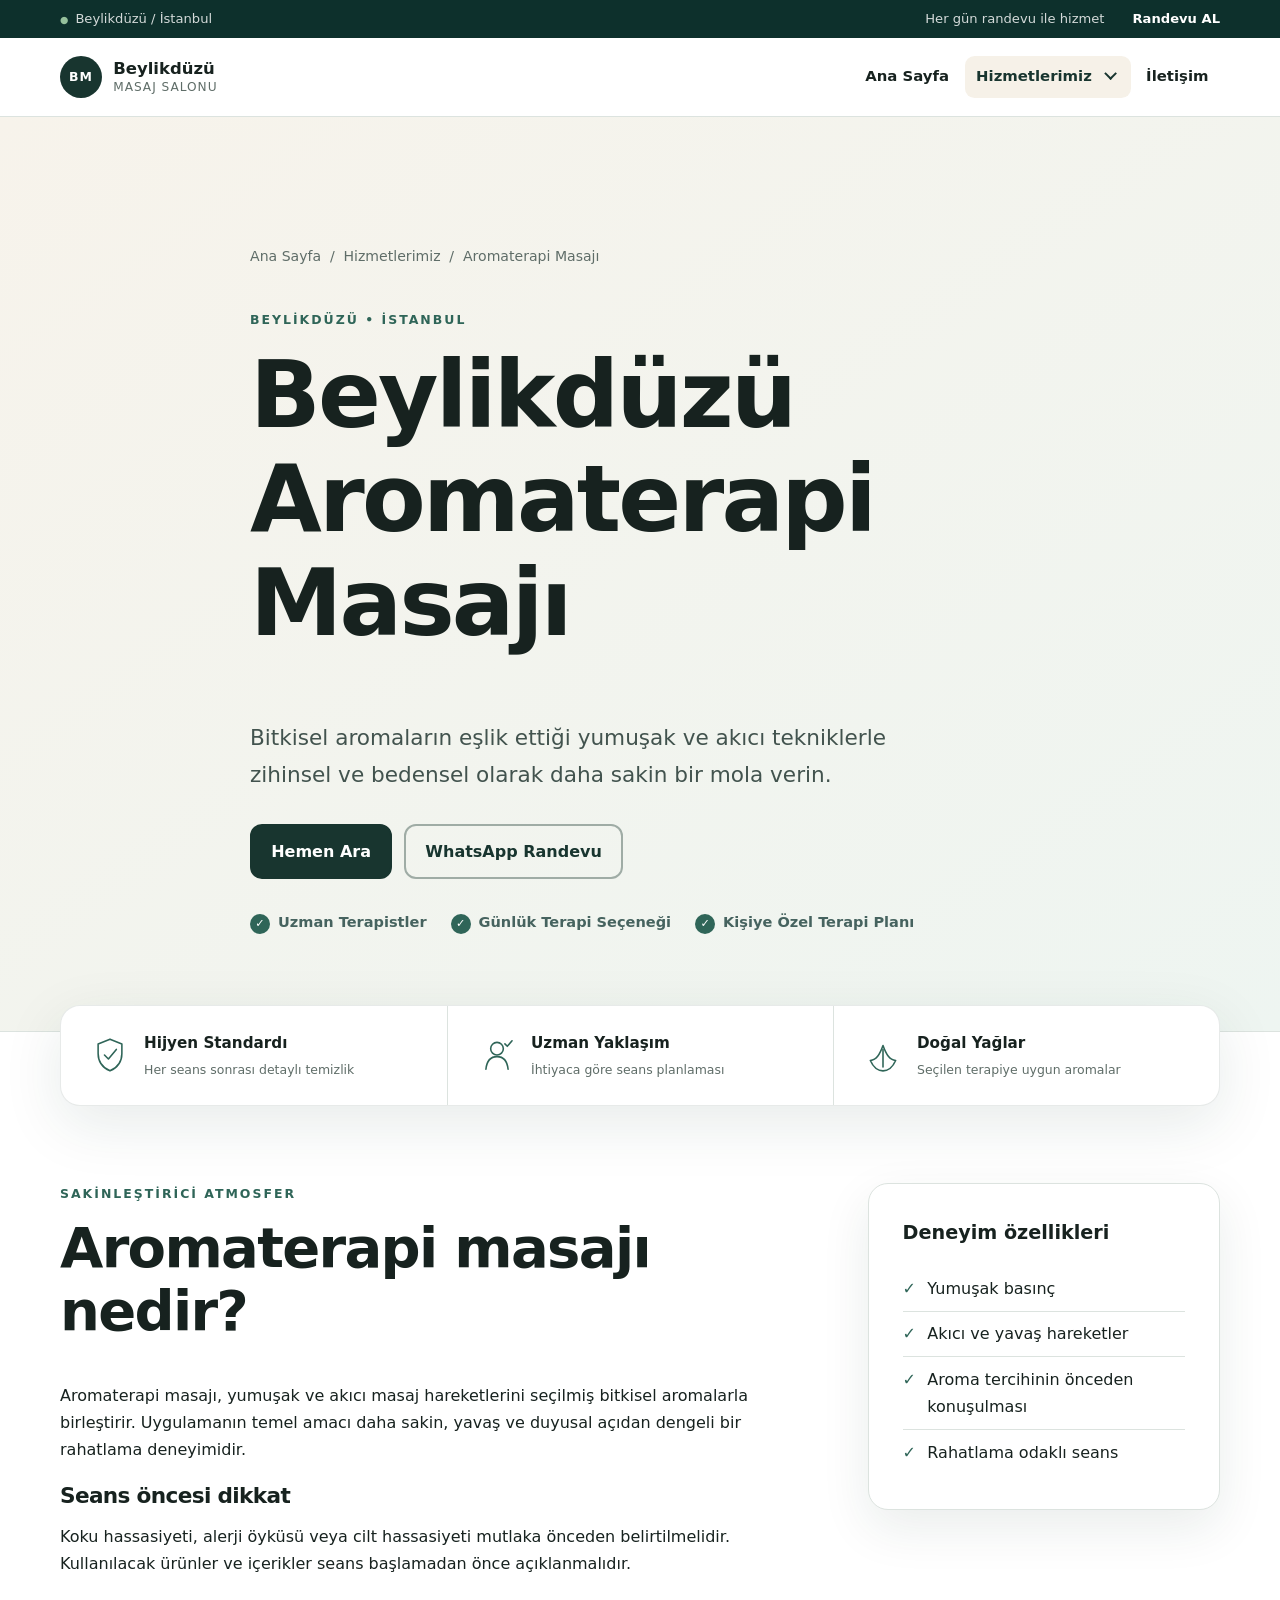
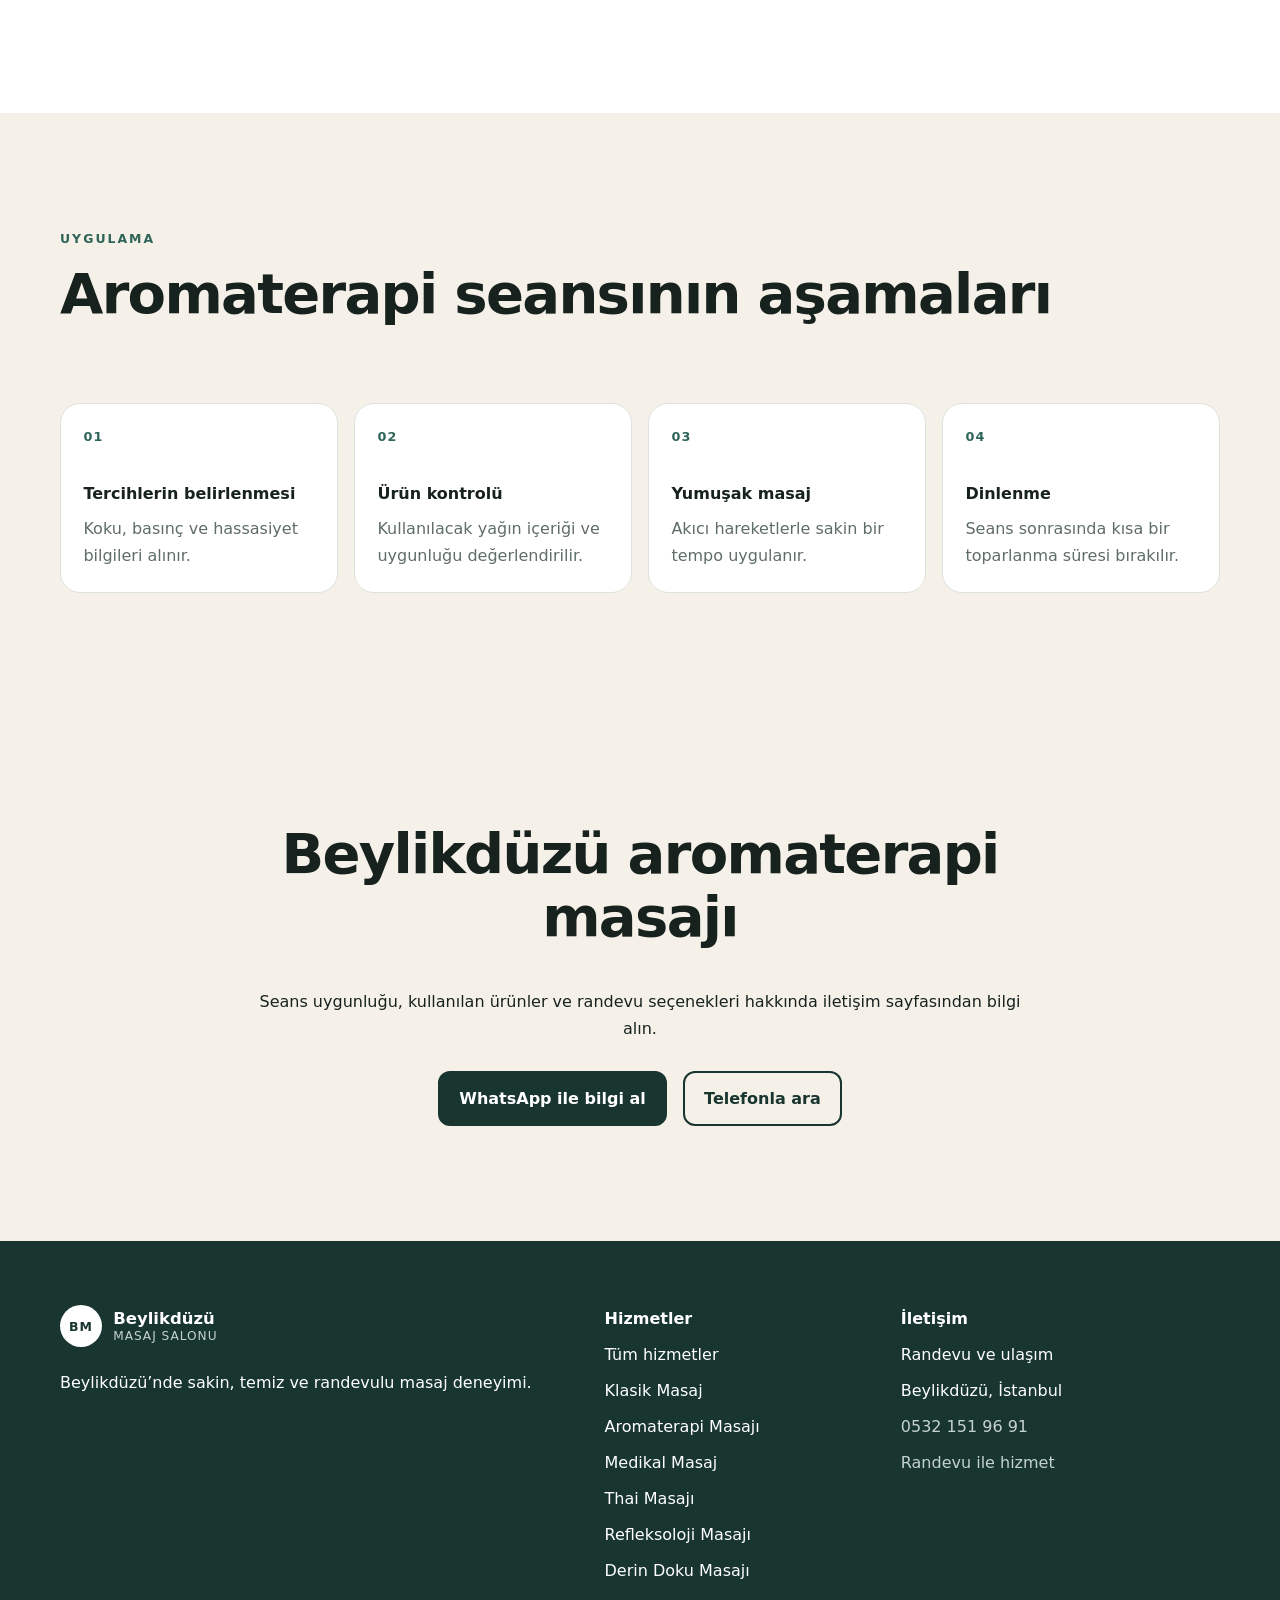
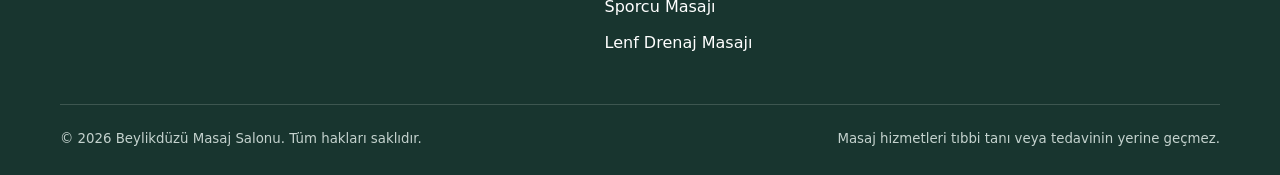
<file: beylikduzumasajsalonu/aromaterapi-masaji.html>
<!doctype html>
<html lang="tr">
<head>
  <!-- Google tag (gtag.js) -->
<script async src="https://www.googletagmanager.com/gtag/js?id=GT-M6XWMHWS"></script>
<script>
  window.dataLayer = window.dataLayer || [];
  function gtag(){dataLayer.push(arguments);}
  gtag('js', new Date());

  gtag('config', 'GT-M6XWMHWS');
  gtag('config', 'AW-16541532086');
</script>
  <meta charset="utf-8">
  <meta name="viewport" content="width=device-width,initial-scale=1">
  <title>Aromaterapi Masajı Beylikdüzü | Beylikdüzü Masaj Salonu</title>
  <meta name="description" content="Beylikdüzü aromaterapi masajı; bitkisel aromalar, yumuşak teknikler ve sakin bir atmosferle rahatlama odaklı kişisel seans sunar.">
  <meta name="robots" content="index,follow,max-image-preview:large,max-snippet:-1,max-video-preview:-1">
  <meta name="theme-color" content="#18352f">
  <meta name="color-scheme" content="light">
  <link rel="canonical" href="https://beylikduzumasajsalonu.com/aromaterapi-masaji.html">
  <link rel="alternate" hreflang="tr-TR" href="https://beylikduzumasajsalonu.com/aromaterapi-masaji.html">
  <link rel="icon" href="favicon.svg" type="image/svg+xml">
  <link rel="stylesheet" href="css/aromaterapi-masaji.css">
  <link rel="stylesheet" href="css/topbar.css">
  <meta property="og:locale" content="tr_TR">
  <meta property="og:type" content="website">
  <meta property="og:site_name" content="Beylikdüzü Masaj Salonu">
  <meta property="og:title" content="Aromaterapi Masajı Beylikdüzü | Beylikdüzü Masaj Salonu">
  <meta property="og:description" content="Beylikdüzü aromaterapi masajı; bitkisel aromalar, yumuşak teknikler ve sakin bir atmosferle rahatlama odaklı kişisel seans sunar.">
  <meta property="og:url" content="https://beylikduzumasajsalonu.com/aromaterapi-masaji.html">
  <meta name="twitter:card" content="summary">
  <meta name="twitter:title" content="Aromaterapi Masajı Beylikdüzü | Beylikdüzü Masaj Salonu">
  <meta name="twitter:description" content="Beylikdüzü aromaterapi masajı; bitkisel aromalar, yumuşak teknikler ve sakin bir atmosferle rahatlama odaklı kişisel seans sunar.">
  <script type="application/ld+json">{"@context":"https://schema.org","@type":"Service","name":"Aromaterapi Masajı","serviceType":"Aromaterapi Masajı","description":"Beylikdüzü'nde bitkisel aromaların eşlik ettiği yumuşak ve rahatlama odaklı aromaterapi masajı hizmeti.","areaServed":{"@type":"AdministrativeArea","name":"Beylikdüzü, İstanbul"},"provider":{"@type":"LocalBusiness","@id":"https://beylikduzumasajsalonu.com/#business","name":"Beylikdüzü Masaj Salonu","url":"https://beylikduzumasajsalonu.com/"}}</script>
  <script type="application/ld+json">{"@context":"https://schema.org","@type":"BreadcrumbList","itemListElement":[{"@type":"ListItem","position":1,"name":"Ana Sayfa","item":"https://beylikduzumasajsalonu.com/"},{"@type":"ListItem","position":2,"name":"Hizmetlerimiz","item":"https://beylikduzumasajsalonu.com/hizmetler.html"},{"@type":"ListItem","position":3,"name":"Aromaterapi Masajı","item":"https://beylikduzumasajsalonu.com/aromaterapi-masaji.html"}]}</script>
</head>
<body>
  <a class="skip-link" href="#ana-icerik">İçeriğe geç</a>
  <div class="topbar">
    <div class="container topbar__inner">
      <p><span aria-hidden="true">●</span>Beylikdüzü / İstanbul</p>
      <p class="topbar__hours">Her gün randevu ile hizmet</p>
      <a href="tel:+905321519691" aria-label="0532 151 96 91 numarasını ara" onclick="gtag('event','phone_call_topbar',{'phone_number':'+905321519691'});">Randevu AL</a>
    </div>
  </div>
  <header class="site-header">
    <div class="container header-inner">
      <a class="brand" href="/" aria-label="Beylikdüzü Masaj Salonu ana sayfa">
        <span class="brand-mark" aria-hidden="true">BM</span>
        <span><strong>Beylikdüzü</strong><small>Masaj Salonu</small></span>
      </a>
      <div class="nav-menu">
        <button class="menu-toggle" type="button" aria-label="Ana menüyü aç veya kapat" aria-expanded="false" aria-controls="site-navigation">
          <span class="menu-toggle-text">Menü</span>
          <span class="menu-icon" aria-hidden="true"><span></span><span></span><span></span></span>
        </button>
        <button class="menu-backdrop" type="button" aria-label="Menüyü kapat" tabindex="-1"></button>
        <nav class="site-nav" id="site-navigation" aria-label="Ana menü">
          <a href="/">Ana Sayfa</a>
          <details class="submenu">
            <summary class="submenu-toggle is-active">
              <span>Hizmetlerimiz</span>
              <span class="submenu-arrow" aria-hidden="true">⌄</span>
            </summary>
            <div class="submenu-panel">
              <a href="hizmetler.html">Tüm Hizmetler</a>
              <a href="klasik-masaj.html">Klasik Masaj</a>
              <a href="aromaterapi-masaji.html" aria-current="page">Aromaterapi Masajı</a>
              <a href="medikal-masaj.html">Medikal Masaj</a>
              <a href="thai-masaji.html">Thai Masajı</a>
              <a href="refleksoloji-masaji.html">Refleksoloji Masajı</a>
              <a href="derin-doku-masaji.html">Derin Doku Masajı</a>
              <a href="sporcu-masaji.html">Sporcu Masajı</a>
              <a href="lenf-drenaj-masaji.html">Lenf Drenaj Masajı</a>
            </div>
          </details>
          <a href="iletisim.html">İletişim</a>
        </nav>
      </div>
    </div>
  </header>
  <main id="ana-icerik">
    <section class="page-hero"><div class="container narrow"><nav class="breadcrumbs" aria-label="Sayfa yolu"><a href="/">Ana Sayfa</a><span aria-hidden="true">/</span><a href="hizmetler.html">Hizmetlerimiz</a><span aria-hidden="true">/</span><span aria-current="page">Aromaterapi Masajı</span></nav><p class="eyebrow">Beylikdüzü • İstanbul</p><h1>Beylikdüzü Aromaterapi Masajı</h1><p class="lead">Bitkisel aromaların eşlik ettiği yumuşak ve akıcı tekniklerle zihinsel ve bedensel olarak daha sakin bir mola verin.</p>
        <div class="hero__actions">
          <a class="button" href="tel:+905321519691" onclick="gtag('event','phone_call_hero',{'phone_number':'+905321519691'});">Hemen Ara</a>
          <a class="button button--outline" href="https://wa.me/905321519691?text=Merhaba%2C%20masaj%20randevusu%20olu%C5%9Fturmak%20istiyorum.%20L%C3%BCtfen%20bilgi%20verebilir%20misiniz%3F" rel="nofollow" onclick="gtag('event','whatsapp_click_hero',{'phone_number':'+905321519691'});">WhatsApp Randevu</a>
        </div>
        <ul class="hero__features" aria-label="Öne çıkan özellikler">
          <li>Uzman Terapistler</li>
          <li>Günlük Terapi Seçeneği</li>
          <li>Kişiye Özel Terapi Planı</li>
        </ul></div></section>
    <section class="trust-strip" aria-label="Hizmet standartları">
      <div class="container trust-grid">
        <article>
          <svg viewBox="0 0 48 48" aria-hidden="true"><path d="M24 4 39 10v12c0 10-6 18-15 22C15 40 9 32 9 22V10l15-6Z"></path><path d="m17 24 5 5 10-12"></path></svg>
          <div><strong>Hijyen Standardı</strong><span>Her seans sonrası detaylı temizlik</span></div>
        </article>
        <article>
          <svg viewBox="0 0 48 48" aria-hidden="true"><circle cx="24" cy="16" r="8"></circle><path d="M10 42c1-10 6-16 14-16s13 6 14 16"></path><path d="m34 10 3 3 6-7"></path></svg>
          <div><strong>Uzman Yaklaşım</strong><span>İhtiyaca göre seans planlaması</span></div>
        </article>
        <article>
          <svg viewBox="0 0 48 48" aria-hidden="true"><path d="M8 31c8-1 12-8 16-19 4 11 8 18 16 19-4 9-10 13-16 13S12 40 8 31Z"></path><path d="M24 17v22"></path></svg>
          <div><strong>Doğal Yağlar</strong><span>Seçilen terapiye uygun aromalar</span></div>
        </article>
      </div>
    </section>
    <section class="section"><div class="container split"><div><p class="eyebrow">Sakinleştirici atmosfer</p><h2>Aromaterapi masajı nedir?</h2><p>Aromaterapi masajı, yumuşak ve akıcı masaj hareketlerini seçilmiş bitkisel aromalarla birleştirir. Uygulamanın temel amacı daha sakin, yavaş ve duyusal açıdan dengeli bir rahatlama deneyimidir.</p><h3>Seans öncesi dikkat</h3><p>Koku hassasiyeti, alerji öyküsü veya cilt hassasiyeti mutlaka önceden belirtilmelidir. Kullanılacak ürünler ve içerikler seans başlamadan önce açıklanmalıdır.</p></div><aside class="info-card"><strong>Deneyim özellikleri</strong><ul class="check-list"><li>Yumuşak basınç</li><li>Akıcı ve yavaş hareketler</li><li>Aroma tercihinin önceden konuşulması</li><li>Rahatlama odaklı seans</li></ul></aside></div></section>
    <section class="section section-tint"><div class="container"><div class="section-heading"><div><p class="eyebrow">Uygulama</p><h2>Aromaterapi seansının aşamaları</h2></div></div><ol class="steps"><li><strong>Tercihlerin belirlenmesi</strong><span>Koku, basınç ve hassasiyet bilgileri alınır.</span></li><li><strong>Ürün kontrolü</strong><span>Kullanılacak yağın içeriği ve uygunluğu değerlendirilir.</span></li><li><strong>Yumuşak masaj</strong><span>Akıcı hareketlerle sakin bir tempo uygulanır.</span></li><li><strong>Dinlenme</strong><span>Seans sonrasında kısa bir toparlanma süresi bırakılır.</span></li></ol></div></section>
    <section class="section section-tint"><div class="container narrow center"><h2>Beylikdüzü aromaterapi masajı</h2><p>Seans uygunluğu, kullanılan ürünler ve randevu seçenekleri hakkında iletişim sayfasından bilgi alın.</p><div class="actions center-actions"><a class="button" href="https://wa.me/905321519691?text=Merhaba%2C%20Aromaterapi%20Masaj%C4%B1%20hakk%C4%B1nda%20bilgi%20almak%20ve%20uygun%20randevu%20saatlerini%20%C3%B6%C4%9Frenmek%20istiyorum." target="_blank" rel="noopener noreferrer" onclick="gtag('event','whatsapp_click_cta',{'phone_number':'+905321519691'});">WhatsApp ile bilgi al</a><a class="button secondary" href="tel:+905321519691" onclick="gtag('event','phone_call_cta',{'phone_number':'+905321519691'});">Telefonla ara</a></div></div></section>
  </main>
  <footer class="site-footer">
    <div class="container footer-grid">
      <div>
        <a class="brand brand-footer" href="/"><span class="brand-mark" aria-hidden="true">BM</span><span><strong>Beylikdüzü</strong><small>Masaj Salonu</small></span></a>
        <p>Beylikdüzü’nde sakin, temiz ve randevulu masaj deneyimi.</p>
      </div>
      <div>
        <strong>Hizmetler</strong>
        <a href="hizmetler.html">Tüm hizmetler</a>
        <a href="klasik-masaj.html">Klasik Masaj</a>
        <a href="aromaterapi-masaji.html">Aromaterapi Masajı</a>
        <a href="medikal-masaj.html">Medikal Masaj</a>
        <a href="thai-masaji.html">Thai Masajı</a>
        <a href="refleksoloji-masaji.html">Refleksoloji Masajı</a>
        <a href="derin-doku-masaji.html">Derin Doku Masajı</a>
        <a href="sporcu-masaji.html">Sporcu Masajı</a>
        <a href="lenf-drenaj-masaji.html">Lenf Drenaj Masajı</a>
      </div>
      <div>
        <strong>İletişim</strong>
        <a href="iletisim.html">Randevu ve ulaşım</a>
        <span>Beylikdüzü, İstanbul</span>
        <a class="muted" href="tel:+905321519691" onclick="gtag('event','phone_call_footer',{'phone_number':'+905321519691'});">0532 151 96 91</a>
        <span class="muted">Randevu ile hizmet</span>
      </div>
    </div>
    <div class="container footer-bottom">
      <small>© 2026 Beylikdüzü Masaj Salonu. Tüm hakları saklıdır.</small>
      <small>Masaj hizmetleri tıbbi tanı veya tedavinin yerine geçmez.</small>
    </div>
  </footer>
  <nav class="mobile-actions" aria-label="Hızlı iletişim">
    <a class="mobile-actions__call" href="tel:+905321519691" onclick="gtag('event','phone_call_mobile',{'phone_number':'+905321519691'});">Ara</a>
    <a class="mobile-actions__whatsapp" href="https://wa.me/905321519691?text=Merhaba%2C%20masaj%20randevusu%20olu%C5%9Fturmak%20istiyorum.%20L%C3%BCtfen%20bilgi%20verebilir%20misiniz%3F" rel="nofollow" onclick="gtag('event','whatsapp_click_mobile',{'phone_number':'+905321519691'});">WhatsApp</a>
  </nav>
  <script src="js/aromaterapi-masaji.js" defer></script>
</body>
</html>
</file>
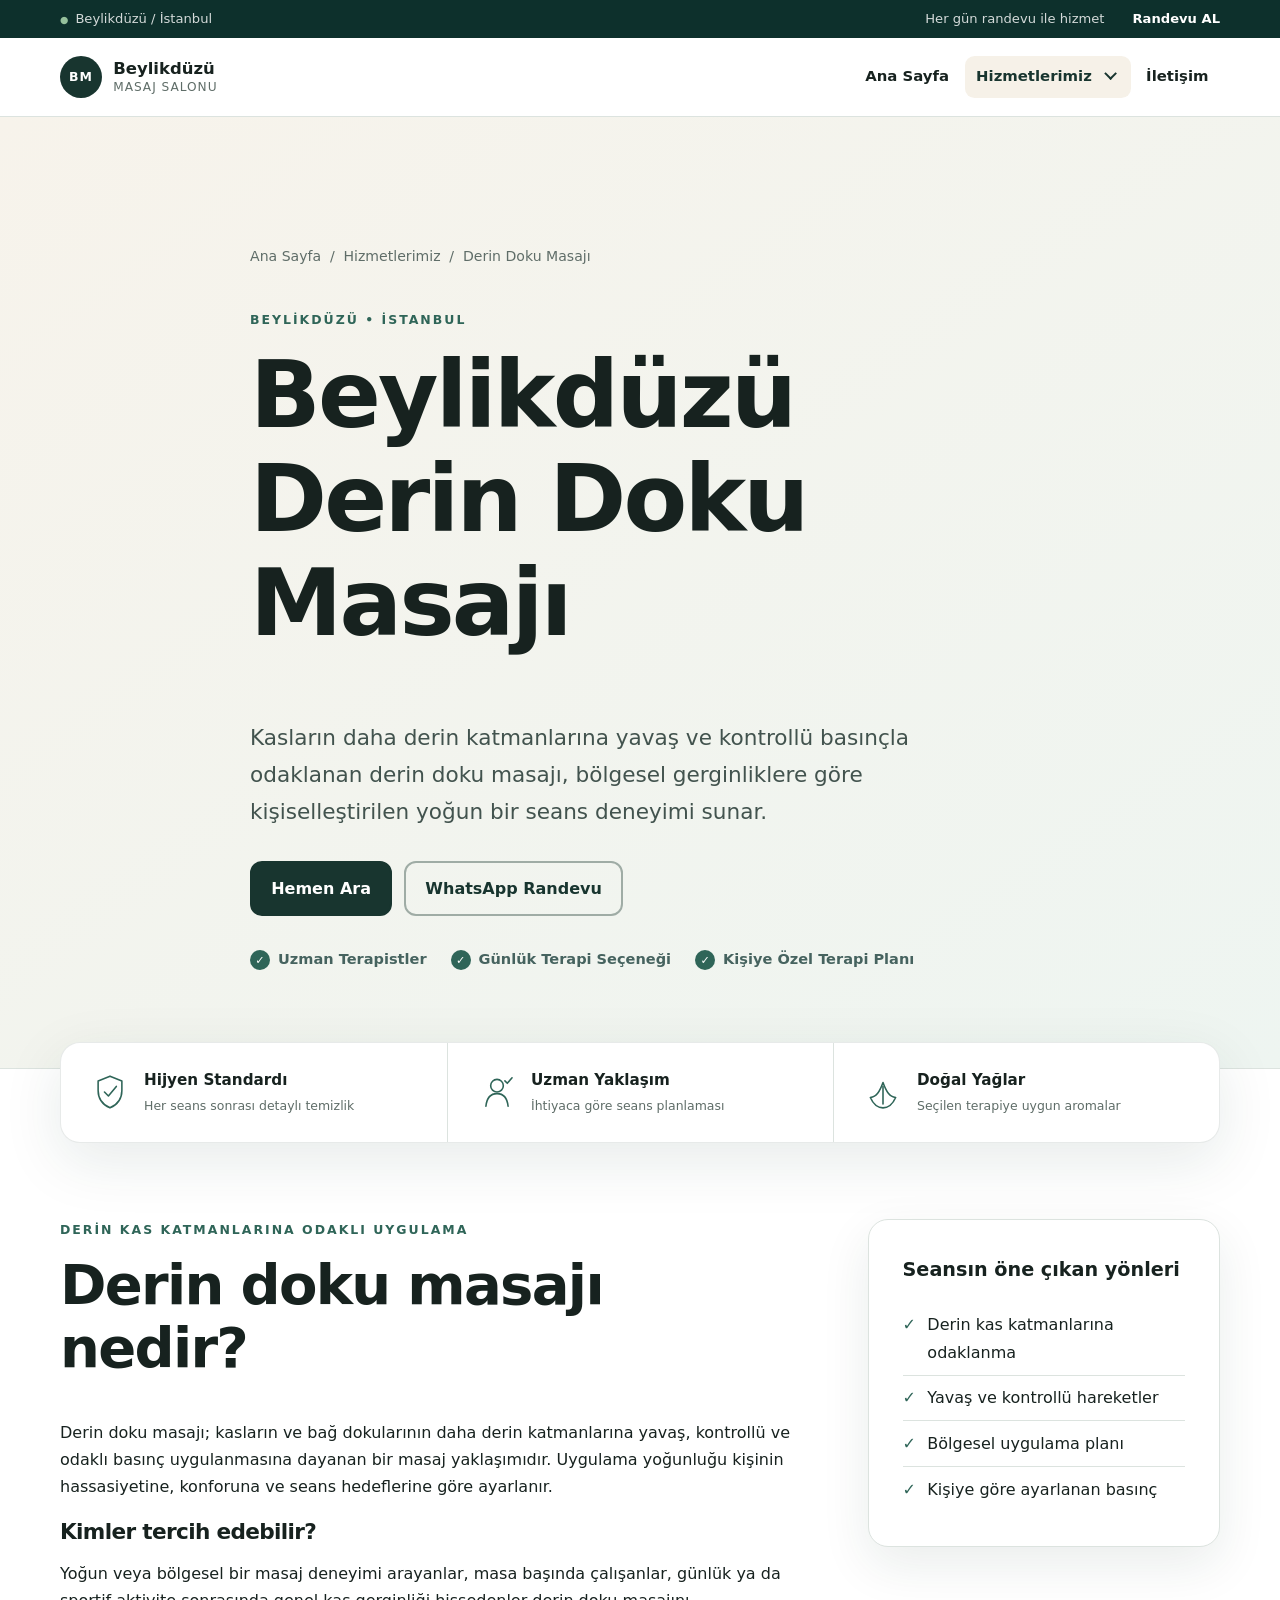
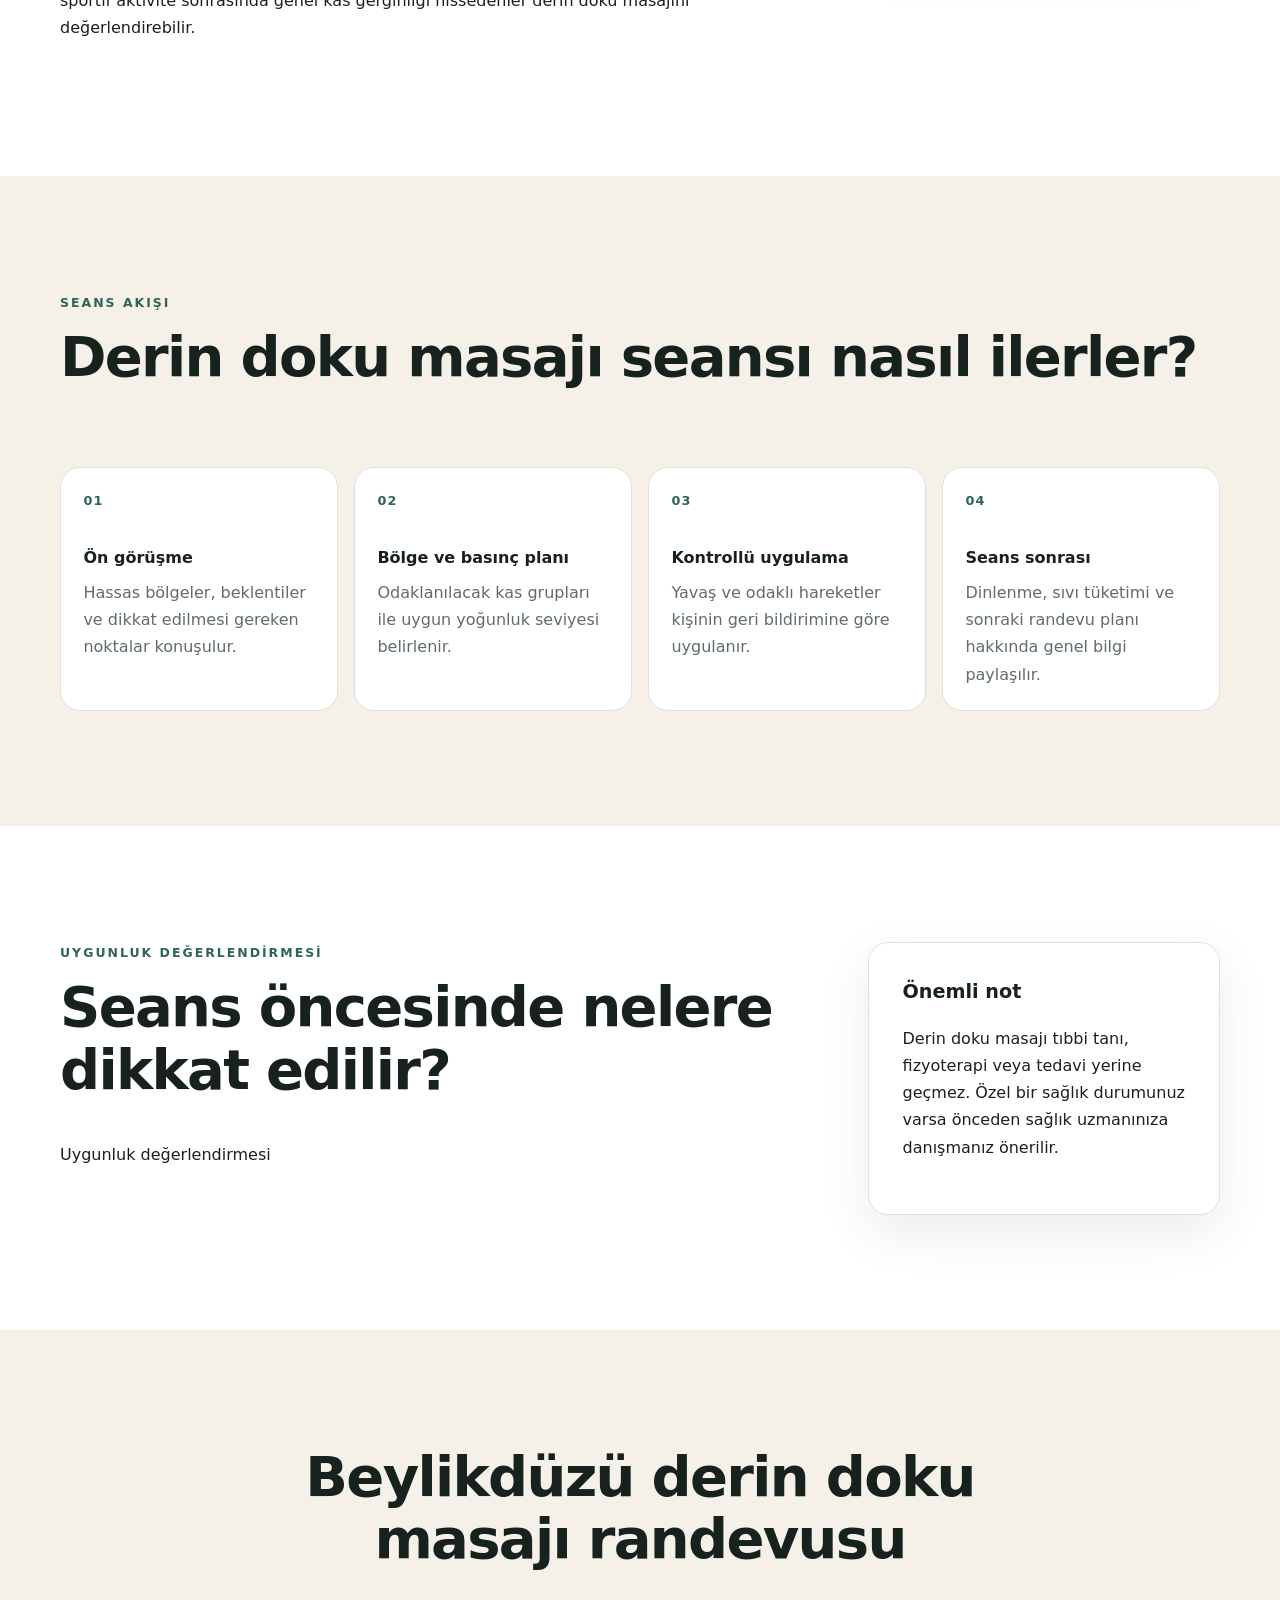
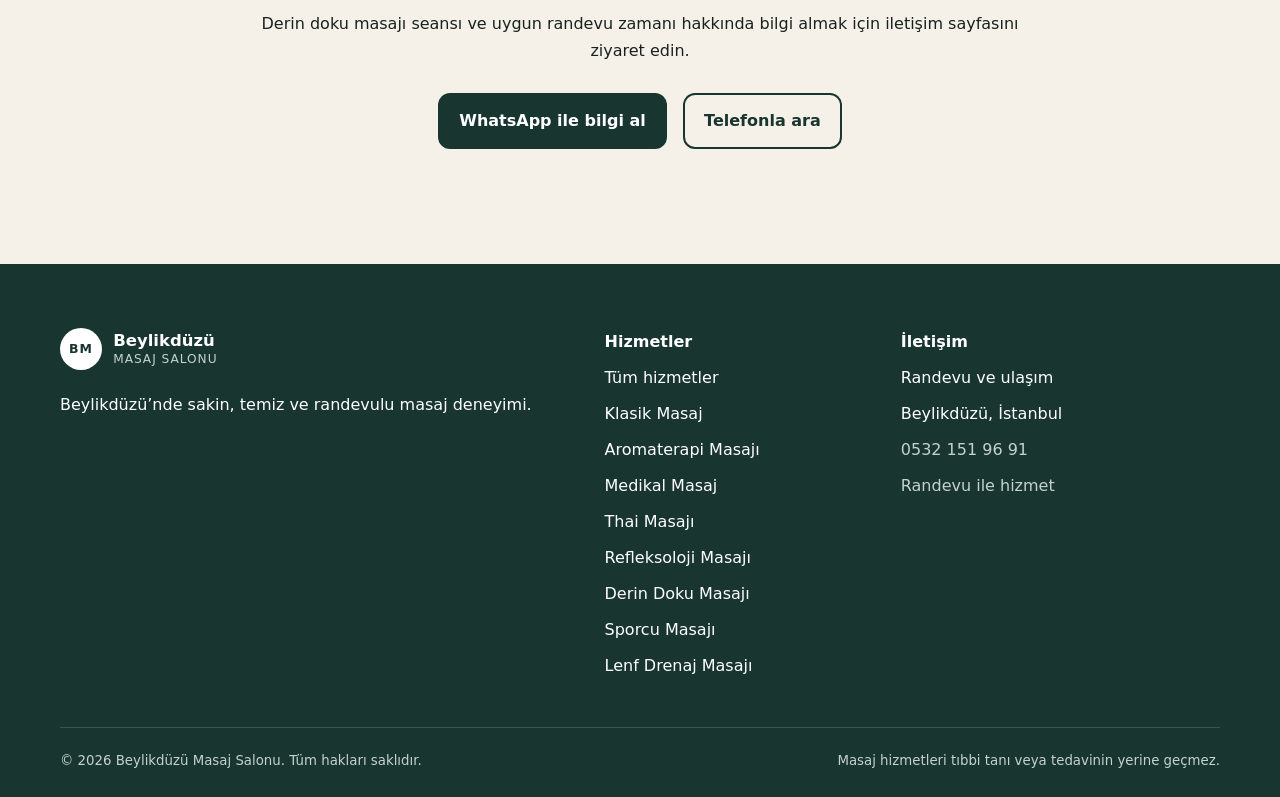
<file: beylikduzumasajsalonu/derin-doku-masaji.html>
<!doctype html>
<html lang="tr">
<head>
  <!-- Google tag (gtag.js) -->
<script async src="https://www.googletagmanager.com/gtag/js?id=GT-M6XWMHWS"></script>
<script>
  window.dataLayer = window.dataLayer || [];
  function gtag(){dataLayer.push(arguments);}
  gtag('js', new Date());

  gtag('config', 'GT-M6XWMHWS');
  gtag('config', 'AW-16541532086');
</script>
  <meta charset="utf-8">
  <meta name="viewport" content="width=device-width,initial-scale=1">
  <title>Derin Doku Masajı Beylikdüzü | Beylikdüzü Masaj Salonu</title>
  <meta name="description" content="Beylikdüzü derin doku masajı hizmeti; kasların daha derin katmanlarına yavaş ve kontrollü basınçla odaklanan, kişiye göre planlanan yoğun masaj uygulaması.">
  <meta name="robots" content="index,follow,max-image-preview:large,max-snippet:-1,max-video-preview:-1">
  <meta name="theme-color" content="#18352f">
  <meta name="color-scheme" content="light">
  <link rel="canonical" href="https://beylikduzumasajsalonu.com/derin-doku-masaji.html">
  <link rel="alternate" hreflang="tr-TR" href="https://beylikduzumasajsalonu.com/derin-doku-masaji.html">
  <link rel="icon" href="favicon.svg" type="image/svg+xml">
  <link rel="stylesheet" href="css/derin-doku-masaji.css">
  <link rel="stylesheet" href="css/topbar.css">
  <meta property="og:locale" content="tr_TR">
  <meta property="og:type" content="website">
  <meta property="og:site_name" content="Beylikdüzü Masaj Salonu">
  <meta property="og:title" content="Derin Doku Masajı Beylikdüzü | Beylikdüzü Masaj Salonu">
  <meta property="og:description" content="Beylikdüzü derin doku masajı hizmeti; kasların daha derin katmanlarına yavaş ve kontrollü basınçla odaklanan, kişiye göre planlanan yoğun masaj uygulaması.">
  <meta property="og:url" content="https://beylikduzumasajsalonu.com/derin-doku-masaji.html">
  <meta name="twitter:card" content="summary">
  <meta name="twitter:title" content="Derin Doku Masajı Beylikdüzü | Beylikdüzü Masaj Salonu">
  <meta name="twitter:description" content="Beylikdüzü derin doku masajı hizmeti; kasların daha derin katmanlarına yavaş ve kontrollü basınçla odaklanan, kişiye göre planlanan yoğun masaj uygulaması.">
  <script type="application/ld+json">{"@context":"https://schema.org","@type":"Service","name":"Derin Doku Masajı","serviceType":"Derin Doku Masajı","description":"Beylikdüzü'nde kasların daha derin katmanlarına yavaş ve kontrollü basınçla odaklanan derin doku masajı hizmeti.","areaServed":{"@type":"AdministrativeArea","name":"Beylikdüzü, İstanbul"},"provider":{"@type":"LocalBusiness","@id":"https://beylikduzumasajsalonu.com/#business","name":"Beylikdüzü Masaj Salonu","url":"https://beylikduzumasajsalonu.com/"}}</script>
  <script type="application/ld+json">{"@context":"https://schema.org","@type":"BreadcrumbList","itemListElement":[{"@type":"ListItem","position":1,"name":"Ana Sayfa","item":"https://beylikduzumasajsalonu.com/"},{"@type":"ListItem","position":2,"name":"Hizmetlerimiz","item":"https://beylikduzumasajsalonu.com/hizmetler.html"},{"@type":"ListItem","position":3,"name":"Derin Doku Masajı","item":"https://beylikduzumasajsalonu.com/derin-doku-masaji.html"}]}</script>
</head>
<body>
  <a class="skip-link" href="#ana-icerik">İçeriğe geç</a>
  <div class="topbar">
    <div class="container topbar__inner">
      <p><span aria-hidden="true">●</span>Beylikdüzü / İstanbul</p>
      <p class="topbar__hours">Her gün randevu ile hizmet</p>
      <a href="tel:+905321519691" aria-label="0532 151 96 91 numarasını ara" onclick="gtag('event','phone_call_topbar',{'phone_number':'+905321519691'});">Randevu AL</a>
    </div>
  </div>
  <header class="site-header">
    <div class="container header-inner">
      <a class="brand" href="/" aria-label="Beylikdüzü Masaj Salonu ana sayfa">
        <span class="brand-mark" aria-hidden="true">BM</span>
        <span><strong>Beylikdüzü</strong><small>Masaj Salonu</small></span>
      </a>
      <div class="nav-menu">
        <button class="menu-toggle" type="button" aria-label="Ana menüyü aç veya kapat" aria-expanded="false" aria-controls="site-navigation">
          <span class="menu-toggle-text">Menü</span>
          <span class="menu-icon" aria-hidden="true"><span></span><span></span><span></span></span>
        </button>
        <button class="menu-backdrop" type="button" aria-label="Menüyü kapat" tabindex="-1"></button>
        <nav class="site-nav" id="site-navigation" aria-label="Ana menü">
          <a href="/">Ana Sayfa</a>
          <details class="submenu">
            <summary class="submenu-toggle is-active">
              <span>Hizmetlerimiz</span>
              <span class="submenu-arrow" aria-hidden="true">⌄</span>
            </summary>
            <div class="submenu-panel">
              <a href="hizmetler.html">Tüm Hizmetler</a>
              <a href="klasik-masaj.html">Klasik Masaj</a>
              <a href="aromaterapi-masaji.html">Aromaterapi Masajı</a>
              <a href="medikal-masaj.html">Medikal Masaj</a>
              <a href="thai-masaji.html">Thai Masajı</a>
              <a href="refleksoloji-masaji.html">Refleksoloji Masajı</a>
              <a href="derin-doku-masaji.html" aria-current="page">Derin Doku Masajı</a>
              <a href="sporcu-masaji.html">Sporcu Masajı</a>
              <a href="lenf-drenaj-masaji.html">Lenf Drenaj Masajı</a>
            </div>
          </details>
          <a href="iletisim.html">İletişim</a>
        </nav>
      </div>
    </div>
  </header>
  <main id="ana-icerik">
    <section class="page-hero"><div class="container narrow"><nav class="breadcrumbs" aria-label="Sayfa yolu"><a href="/">Ana Sayfa</a><span aria-hidden="true">/</span><a href="hizmetler.html">Hizmetlerimiz</a><span aria-hidden="true">/</span><span aria-current="page">Derin Doku Masajı</span></nav><p class="eyebrow">Beylikdüzü • İstanbul</p><h1>Beylikdüzü Derin Doku Masajı</h1><p class="lead">Kasların daha derin katmanlarına yavaş ve kontrollü basınçla odaklanan derin doku masajı, bölgesel gerginliklere göre kişiselleştirilen yoğun bir seans deneyimi sunar.</p>
      <div class="hero__actions"><a class="button" href="tel:+905321519691" onclick="gtag('event','phone_call_hero',{'phone_number':'+905321519691'});">Hemen Ara</a><a class="button button--outline" href="https://wa.me/905321519691?text=Merhaba%2C%20masaj%20randevusu%20olu%C5%9Fturmak%20istiyorum.%20L%C3%BCtfen%20bilgi%20verebilir%20misiniz%3F" rel="nofollow" onclick="gtag('event','whatsapp_click_hero',{'phone_number':'+905321519691'});">WhatsApp Randevu</a></div>
      <ul class="hero__features" aria-label="Öne çıkan özellikler"><li>Uzman Terapistler</li><li>Günlük Terapi Seçeneği</li><li>Kişiye Özel Terapi Planı</li></ul></div></section>
    <section class="trust-strip" aria-label="Hizmet standartları"><div class="container trust-grid"><article><svg viewBox="0 0 48 48" aria-hidden="true"><path d="M24 4 39 10v12c0 10-6 18-15 22C15 40 9 32 9 22V10l15-6Z"></path><path d="m17 24 5 5 10-12"></path></svg><div><strong>Hijyen Standardı</strong><span>Her seans sonrası detaylı temizlik</span></div></article><article><svg viewBox="0 0 48 48" aria-hidden="true"><circle cx="24" cy="16" r="8"></circle><path d="M10 42c1-10 6-16 14-16s13 6 14 16"></path><path d="m34 10 3 3 6-7"></path></svg><div><strong>Uzman Yaklaşım</strong><span>İhtiyaca göre seans planlaması</span></div></article><article><svg viewBox="0 0 48 48" aria-hidden="true"><path d="M8 31c8-1 12-8 16-19 4 11 8 18 16 19-4 9-10 13-16 13S12 40 8 31Z"></path><path d="M24 17v22"></path></svg><div><strong>Doğal Yağlar</strong><span>Seçilen terapiye uygun aromalar</span></div></article></div></section>
    <section class="section"><div class="container split"><div><p class="eyebrow">Derin kas katmanlarına odaklı uygulama</p><h2>Derin doku masajı nedir?</h2><p>Derin doku masajı; kasların ve bağ dokularının daha derin katmanlarına yavaş, kontrollü ve odaklı basınç uygulanmasına dayanan bir masaj yaklaşımıdır. Uygulama yoğunluğu kişinin hassasiyetine, konforuna ve seans hedeflerine göre ayarlanır.</p><h3>Kimler tercih edebilir?</h3><p>Yoğun veya bölgesel bir masaj deneyimi arayanlar, masa başında çalışanlar, günlük ya da sportif aktivite sonrasında genel kas gerginliği hissedenler derin doku masajını değerlendirebilir.</p></div><aside class="info-card"><strong>Seansın öne çıkan yönleri</strong><ul class="check-list"><li>Derin kas katmanlarına odaklanma</li><li>Yavaş ve kontrollü hareketler</li><li>Bölgesel uygulama planı</li><li>Kişiye göre ayarlanan basınç</li></ul></aside></div></section>
    <section class="section section-tint"><div class="container"><div class="section-heading"><div><p class="eyebrow">Seans akışı</p><h2>Derin doku masajı seansı nasıl ilerler?</h2></div></div><ol class="steps"><li><strong>Ön görüşme</strong><span>Hassas bölgeler, beklentiler ve dikkat edilmesi gereken noktalar konuşulur.</span></li><li><strong>Bölge ve basınç planı</strong><span>Odaklanılacak kas grupları ile uygun yoğunluk seviyesi belirlenir.</span></li><li><strong>Kontrollü uygulama</strong><span>Yavaş ve odaklı hareketler kişinin geri bildirimine göre uygulanır.</span></li><li><strong>Seans sonrası</strong><span>Dinlenme, sıvı tüketimi ve sonraki randevu planı hakkında genel bilgi paylaşılır.</span></li></ol></div></section>
    <section class="section"><div class="container split"><div><p class="eyebrow">Uygunluk değerlendirmesi</p><h2>Seans öncesinde nelere dikkat edilir?</h2><p>Uygunluk değerlendirmesi</p></div><aside class="info-card"><strong>Önemli not</strong><p>Derin doku masajı tıbbi tanı, fizyoterapi veya tedavi yerine geçmez. Özel bir sağlık durumunuz varsa önceden sağlık uzmanınıza danışmanız önerilir.</p></aside></div></section>
    <section class="section section-tint"><div class="container narrow center"><h2>Beylikdüzü derin doku masajı randevusu</h2><p>Derin doku masajı seansı ve uygun randevu zamanı hakkında bilgi almak için iletişim sayfasını ziyaret edin.</p><div class="actions center-actions"><a class="button" href="https://wa.me/905321519691?text=Merhaba%2C%20Derin%20Doku%20Masaj%C4%B1%20hakk%C4%B1nda%20bilgi%20almak%20ve%20uygun%20randevu%20saatlerini%20%C3%B6%C4%9Frenmek%20istiyorum." target="_blank" rel="noopener noreferrer" onclick="gtag('event','whatsapp_click_cta',{'phone_number':'+905321519691'});">WhatsApp ile bilgi al</a><a class="button secondary" href="tel:+905321519691" onclick="gtag('event','phone_call_cta',{'phone_number':'+905321519691'});">Telefonla ara</a></div></div></section>
  </main>
  <footer class="site-footer"><div class="container footer-grid"><div><a class="brand brand-footer" href="/"><span class="brand-mark" aria-hidden="true">BM</span><span><strong>Beylikdüzü</strong><small>Masaj Salonu</small></span></a><p>Beylikdüzü’nde sakin, temiz ve randevulu masaj deneyimi.</p></div><div><strong>Hizmetler</strong><a href="hizmetler.html">Tüm hizmetler</a><a href="klasik-masaj.html">Klasik Masaj</a><a href="aromaterapi-masaji.html">Aromaterapi Masajı</a><a href="medikal-masaj.html">Medikal Masaj</a><a href="thai-masaji.html">Thai Masajı</a><a href="refleksoloji-masaji.html">Refleksoloji Masajı</a><a href="derin-doku-masaji.html">Derin Doku Masajı</a><a href="sporcu-masaji.html">Sporcu Masajı</a><a href="lenf-drenaj-masaji.html">Lenf Drenaj Masajı</a></div><div><strong>İletişim</strong><a href="iletisim.html">Randevu ve ulaşım</a><span>Beylikdüzü, İstanbul</span><a class="muted" href="tel:+905321519691" onclick="gtag('event','phone_call_footer',{'phone_number':'+905321519691'});">0532 151 96 91</a><span class="muted">Randevu ile hizmet</span></div></div><div class="container footer-bottom"><small>© 2026 Beylikdüzü Masaj Salonu. Tüm hakları saklıdır.</small><small>Masaj hizmetleri tıbbi tanı veya tedavinin yerine geçmez.</small></div></footer>
  <nav class="mobile-actions" aria-label="Hızlı iletişim"><a class="mobile-actions__call" href="tel:+905321519691" onclick="gtag('event','phone_call_mobile',{'phone_number':'+905321519691'});">Ara</a><a class="mobile-actions__whatsapp" href="https://wa.me/905321519691?text=Merhaba%2C%20masaj%20randevusu%20olu%C5%9Fturmak%20istiyorum.%20L%C3%BCtfen%20bilgi%20verebilir%20misiniz%3F" rel="nofollow" onclick="gtag('event','whatsapp_click_mobile',{'phone_number':'+905321519691'});">WhatsApp</a></nav>
  <script src="js/derin-doku-masaji.js" defer></script>
</body>
</html>
</file>
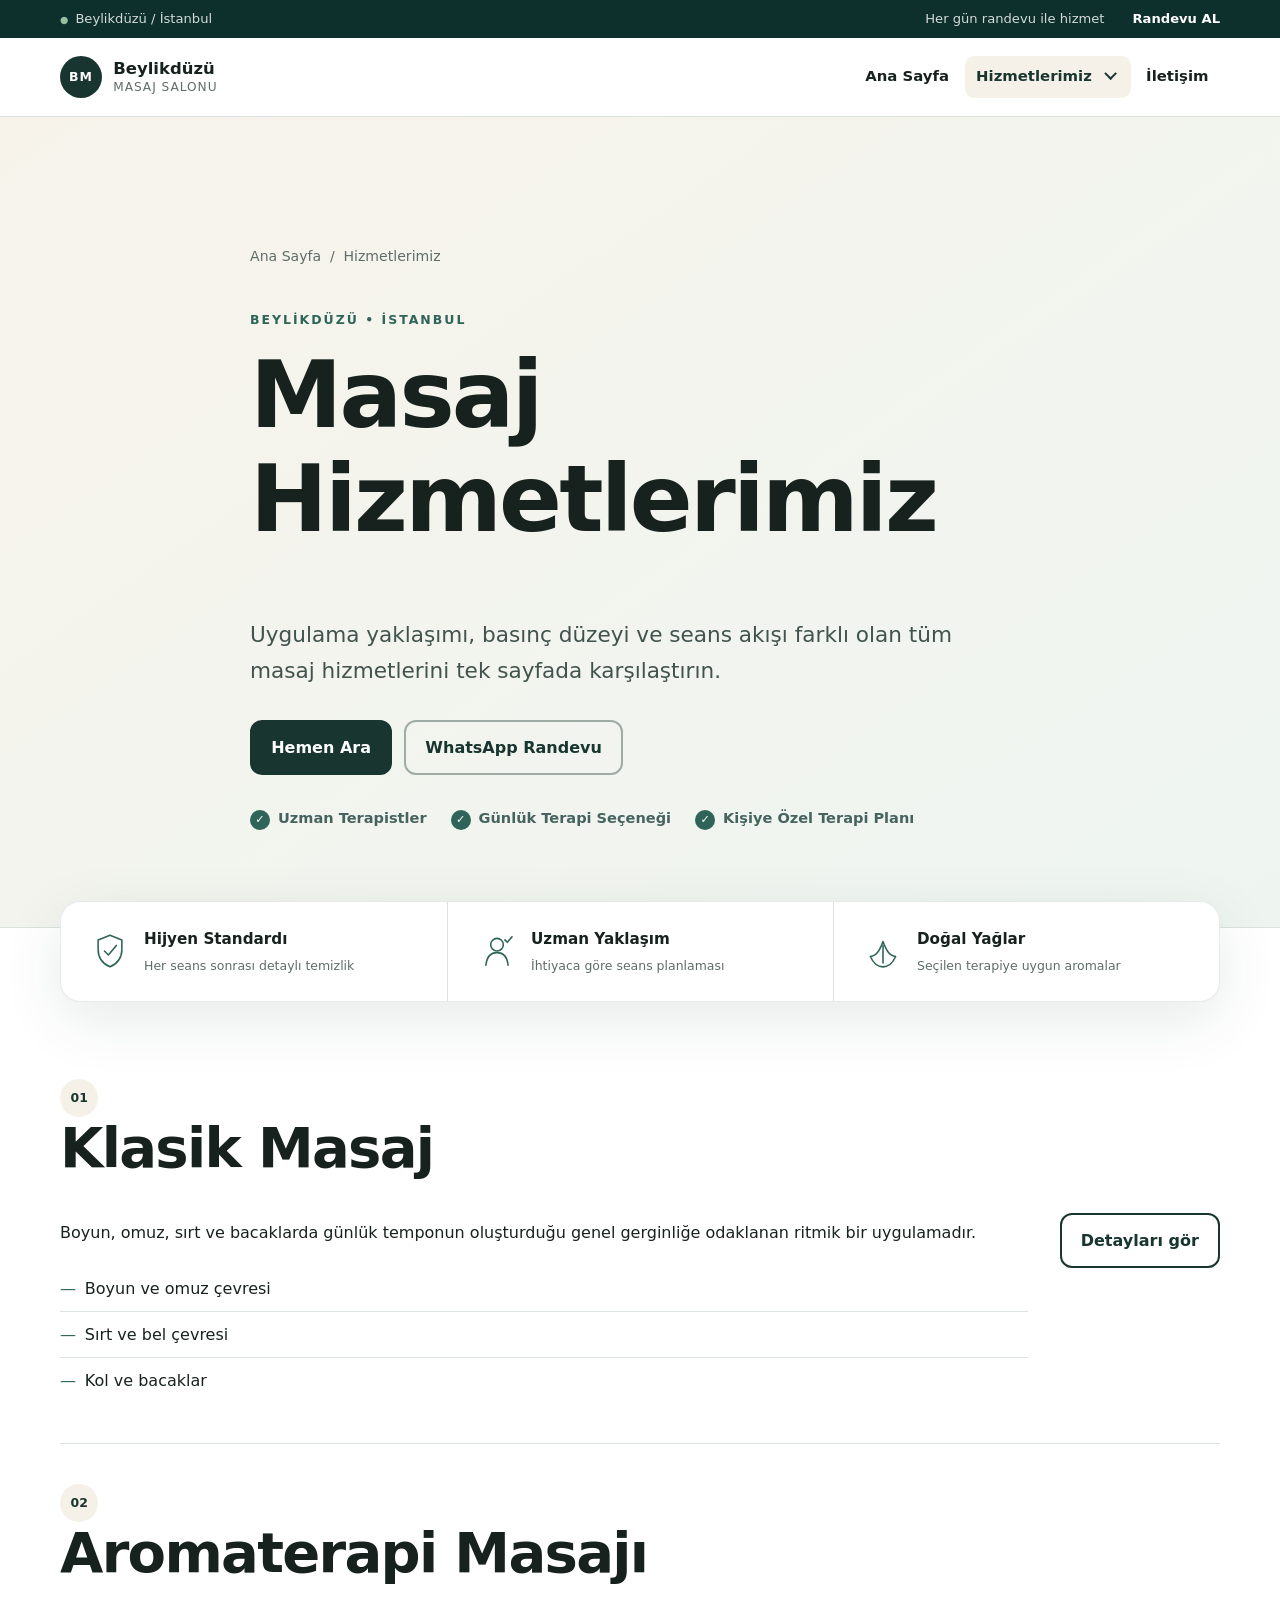
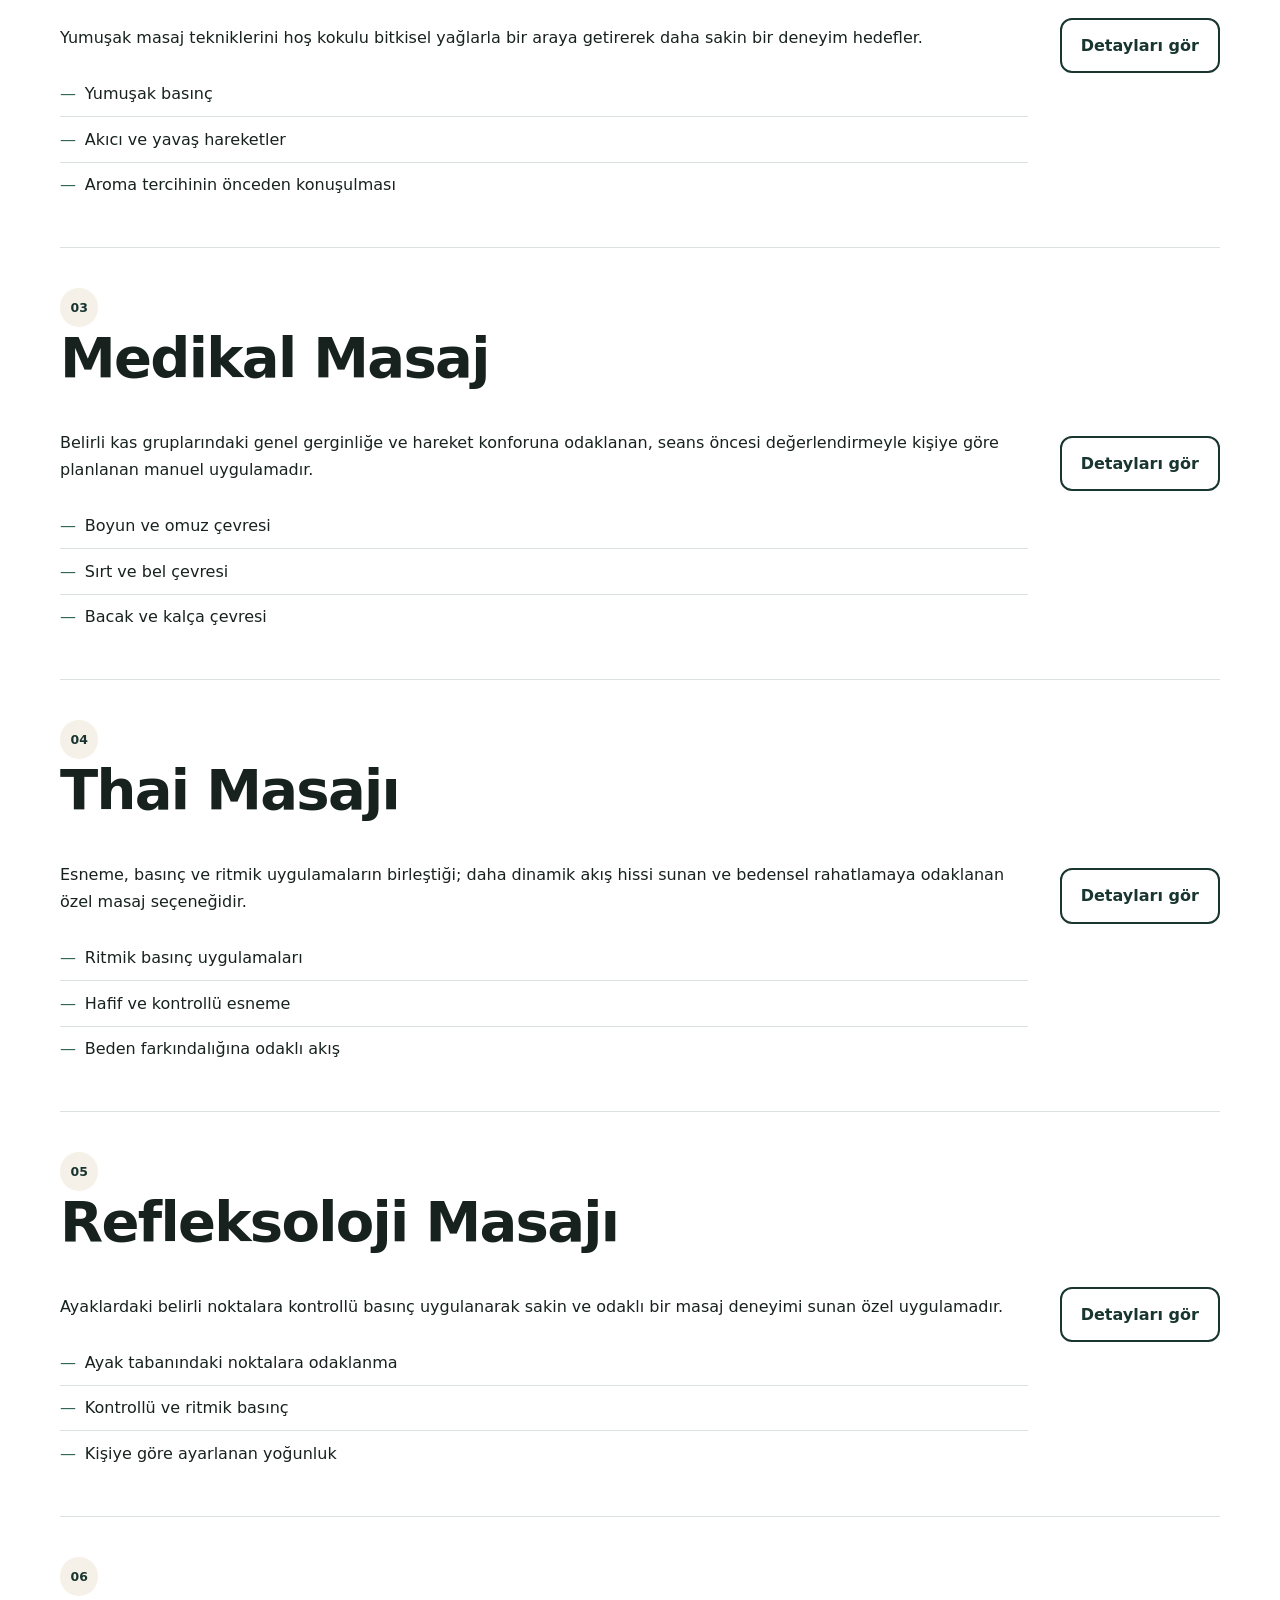
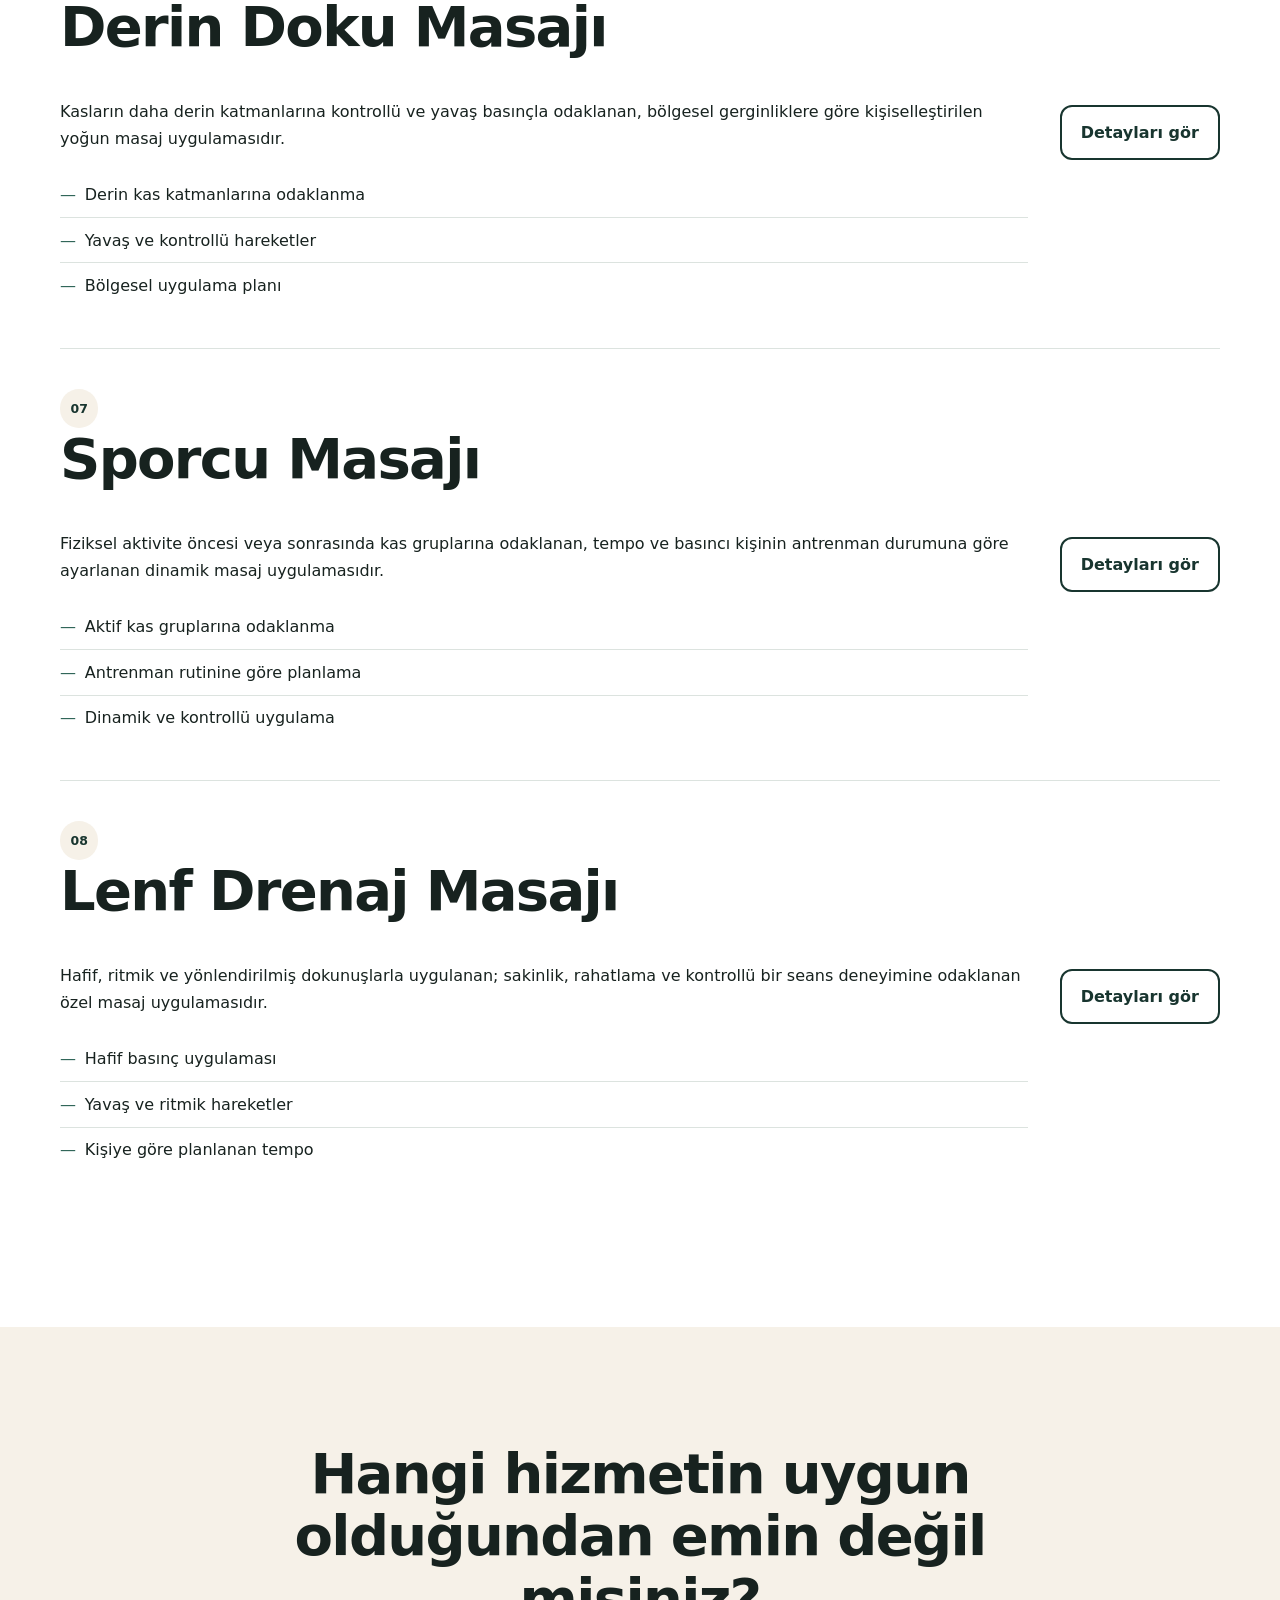
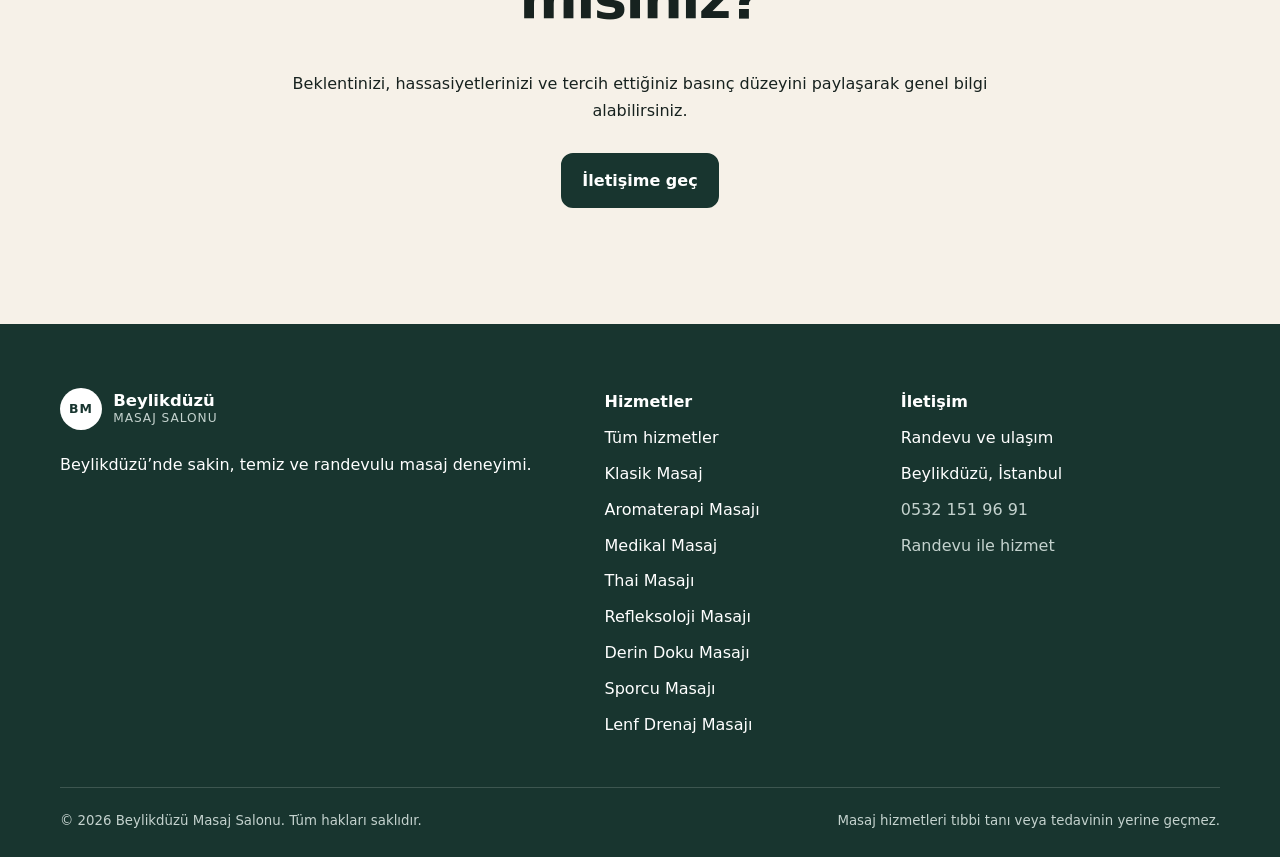
<file: beylikduzumasajsalonu/hizmetler.html>
<!doctype html>
<html lang="tr">
<head>
  <!-- Google tag (gtag.js) -->
<script async src="https://www.googletagmanager.com/gtag/js?id=GT-M6XWMHWS"></script>
<script>
  window.dataLayer = window.dataLayer || [];
  function gtag(){dataLayer.push(arguments);}
  gtag('js', new Date());

  gtag('config', 'GT-M6XWMHWS');
  gtag('config', 'AW-16541532086');
</script>
  <meta charset="utf-8">
  <meta name="viewport" content="width=device-width,initial-scale=1">
  <title>Masaj Hizmetleri | Beylikdüzü Masaj Salonu</title>
  <meta name="description" content="Beylikdüzü Masaj Salonu masaj hizmetlerini karşılaştırın; uygulama yaklaşımı, seans akışı ve uygunluk bilgilerini inceleyin.">
  <meta name="robots" content="index,follow,max-image-preview:large,max-snippet:-1,max-video-preview:-1">
  <meta name="theme-color" content="#18352f">
  <meta name="color-scheme" content="light">
  <link rel="canonical" href="https://beylikduzumasajsalonu.com/hizmetler.html">
  <link rel="alternate" hreflang="tr-TR" href="https://beylikduzumasajsalonu.com/hizmetler.html">
  <link rel="icon" href="favicon.svg" type="image/svg+xml">
  <link rel="stylesheet" href="css/hizmetler.css">
  <link rel="stylesheet" href="css/topbar.css">
  <meta property="og:locale" content="tr_TR">
  <meta property="og:type" content="website">
  <meta property="og:site_name" content="Beylikdüzü Masaj Salonu">
  <meta property="og:title" content="Masaj Hizmetleri | Beylikdüzü Masaj Salonu">
  <meta property="og:description" content="Beylikdüzü Masaj Salonu masaj hizmetlerini karşılaştırın; uygulama yaklaşımı, seans akışı ve uygunluk bilgilerini inceleyin.">
  <meta property="og:url" content="https://beylikduzumasajsalonu.com/hizmetler.html">
  <meta name="twitter:card" content="summary">
  <meta name="twitter:title" content="Masaj Hizmetleri | Beylikdüzü Masaj Salonu">
  <meta name="twitter:description" content="Beylikdüzü Masaj Salonu masaj hizmetlerini karşılaştırın; uygulama yaklaşımı, seans akışı ve uygunluk bilgilerini inceleyin.">
  <script type="application/ld+json">{"@context":"https://schema.org","@type":"ItemList","name":"Beylikdüzü Masaj Salonu Hizmetleri","itemListElement":[{"@type":"ListItem","position":1,"url":"https://beylikduzumasajsalonu.com/klasik-masaj.html","name":"Klasik Masaj"},{"@type":"ListItem","position":2,"url":"https://beylikduzumasajsalonu.com/aromaterapi-masaji.html","name":"Aromaterapi Masajı"},{"@type":"ListItem","position":3,"url":"https://beylikduzumasajsalonu.com/medikal-masaj.html","name":"Medikal Masaj"},{"@type":"ListItem","position":4,"url":"https://beylikduzumasajsalonu.com/thai-masaji.html","name":"Thai Masajı"},{"@type":"ListItem","position":5,"url":"https://beylikduzumasajsalonu.com/refleksoloji-masaji.html","name":"Refleksoloji Masajı"},{"@type":"ListItem","position":6,"url":"https://beylikduzumasajsalonu.com/derin-doku-masaji.html","name":"Derin Doku Masajı"},{"@type":"ListItem","position":7,"url":"https://beylikduzumasajsalonu.com/sporcu-masaji.html","name":"Sporcu Masajı"},{"@type":"ListItem","position":8,"url":"https://beylikduzumasajsalonu.com/lenf-drenaj-masaji.html","name":"Lenf Drenaj Masajı"}]}</script>
  <script type="application/ld+json">{"@context":"https://schema.org","@type":"BreadcrumbList","itemListElement":[{"@type":"ListItem","position":1,"name":"Ana Sayfa","item":"https://beylikduzumasajsalonu.com/"},{"@type":"ListItem","position":2,"name":"Hizmetlerimiz","item":"https://beylikduzumasajsalonu.com/hizmetler.html"}]}</script>
</head>
<body>
  <a class="skip-link" href="#ana-icerik">İçeriğe geç</a>
  <div class="topbar"><div class="container topbar__inner"><p><span aria-hidden="true">●</span>Beylikdüzü / İstanbul</p><p class="topbar__hours">Her gün randevu ile hizmet</p><a href="tel:+905321519691" aria-label="0532 151 96 91 numarasını ara" onclick="gtag('event','phone_call_topbar',{'phone_number':'+905321519691'});">Randevu AL</a></div></div>
  <header class="site-header">
    <div class="container header-inner">
      <a class="brand" href="/" aria-label="Beylikdüzü Masaj Salonu ana sayfa"><span class="brand-mark" aria-hidden="true">BM</span><span><strong>Beylikdüzü</strong><small>Masaj Salonu</small></span></a>
      <div class="nav-menu">
        <button class="menu-toggle" type="button" aria-label="Ana menüyü aç veya kapat" aria-expanded="false" aria-controls="site-navigation"><span class="menu-toggle-text">Menü</span><span class="menu-icon" aria-hidden="true"><span></span><span></span><span></span></span></button>
        <button class="menu-backdrop" type="button" aria-label="Menüyü kapat" tabindex="-1"></button>
        <nav class="site-nav" id="site-navigation" aria-label="Ana menü"><a href="/">Ana Sayfa</a><details class="submenu"><summary class="submenu-toggle is-active"><span>Hizmetlerimiz</span><span class="submenu-arrow" aria-hidden="true">⌄</span></summary><div class="submenu-panel"><a href="hizmetler.html" aria-current="page">Tüm Hizmetler</a><a href="klasik-masaj.html">Klasik Masaj</a><a href="aromaterapi-masaji.html">Aromaterapi Masajı</a><a href="medikal-masaj.html">Medikal Masaj</a><a href="thai-masaji.html">Thai Masajı</a><a href="refleksoloji-masaji.html">Refleksoloji Masajı</a><a href="derin-doku-masaji.html">Derin Doku Masajı</a><a href="sporcu-masaji.html">Sporcu Masajı</a><a href="lenf-drenaj-masaji.html">Lenf Drenaj Masajı</a></div></details><a href="iletisim.html">İletişim</a></nav>
      </div>
    </div>
  </header>
  <main id="ana-icerik">
    <section class="page-hero"><div class="container narrow"><nav class="breadcrumbs" aria-label="Sayfa yolu"><a href="/">Ana Sayfa</a><span aria-hidden="true">/</span><span aria-current="page">Hizmetlerimiz</span></nav><p class="eyebrow">Beylikdüzü • İstanbul</p><h1>Masaj Hizmetlerimiz</h1><p class="lead">Uygulama yaklaşımı, basınç düzeyi ve seans akışı farklı olan tüm masaj hizmetlerini tek sayfada karşılaştırın.</p><div class="hero__actions"><a class="button" href="tel:+905321519691" onclick="gtag('event','phone_call_hero',{'phone_number':'+905321519691'});">Hemen Ara</a><a class="button button--outline" href="https://wa.me/905321519691?text=Merhaba%2C%20masaj%20randevusu%20olu%C5%9Fturmak%20istiyorum.%20L%C3%BCtfen%20bilgi%20verebilir%20misiniz%3F" rel="nofollow" onclick="gtag('event','whatsapp_click_hero',{'phone_number':'+905321519691'});">WhatsApp Randevu</a></div><ul class="hero__features" aria-label="Öne çıkan özellikler"><li>Uzman Terapistler</li><li>Günlük Terapi Seçeneği</li><li>Kişiye Özel Terapi Planı</li></ul></div></section>
    <section class="trust-strip" aria-label="Hizmet standartları"><div class="container trust-grid"><article><svg viewBox="0 0 48 48" aria-hidden="true"><path d="M24 4 39 10v12c0 10-6 18-15 22C15 40 9 32 9 22V10l15-6Z"></path><path d="m17 24 5 5 10-12"></path></svg><div><strong>Hijyen Standardı</strong><span>Her seans sonrası detaylı temizlik</span></div></article><article><svg viewBox="0 0 48 48" aria-hidden="true"><circle cx="24" cy="16" r="8"></circle><path d="M10 42c1-10 6-16 14-16s13 6 14 16"></path><path d="m34 10 3 3 6-7"></path></svg><div><strong>Uzman Yaklaşım</strong><span>İhtiyaca göre seans planlaması</span></div></article><article><svg viewBox="0 0 48 48" aria-hidden="true"><path d="M8 31c8-1 12-8 16-19 4 11 8 18 16 19-4 9-10 13-16 13S12 40 8 31Z"></path><path d="M24 17v22"></path></svg><div><strong>Doğal Yağlar</strong><span>Seçilen terapiye uygun aromalar</span></div></article></div></section>
    <section class="section"><div class="container">
      <div class="service-row"><div><span class="service-number">01</span><h2>Klasik Masaj</h2><p>Boyun, omuz, sırt ve bacaklarda günlük temponun oluşturduğu genel gerginliğe odaklanan ritmik bir uygulamadır.</p><ul class="plain-list"><li>Boyun ve omuz çevresi</li><li>Sırt ve bel çevresi</li><li>Kol ve bacaklar</li></ul></div><a class="button secondary" href="klasik-masaj.html">Detayları gör</a></div>
      <div class="service-row"><div><span class="service-number">02</span><h2>Aromaterapi Masajı</h2><p>Yumuşak masaj tekniklerini hoş kokulu bitkisel yağlarla bir araya getirerek daha sakin bir deneyim hedefler.</p><ul class="plain-list"><li>Yumuşak basınç</li><li>Akıcı ve yavaş hareketler</li><li>Aroma tercihinin önceden konuşulması</li></ul></div><a class="button secondary" href="aromaterapi-masaji.html">Detayları gör</a></div>
      <div class="service-row"><div><span class="service-number">03</span><h2>Medikal Masaj</h2><p>Belirli kas gruplarındaki genel gerginliğe ve hareket konforuna odaklanan, seans öncesi değerlendirmeyle kişiye göre planlanan manuel uygulamadır.</p><ul class="plain-list"><li>Boyun ve omuz çevresi</li><li>Sırt ve bel çevresi</li><li>Bacak ve kalça çevresi</li></ul></div><a class="button secondary" href="medikal-masaj.html">Detayları gör</a></div>
      <div class="service-row"><div><span class="service-number">04</span><h2>Thai Masajı</h2><p>Esneme, basınç ve ritmik uygulamaların birleştiği; daha dinamik akış hissi sunan ve bedensel rahatlamaya odaklanan özel masaj seçeneğidir.</p><ul class="plain-list"><li>Ritmik basınç uygulamaları</li><li>Hafif ve kontrollü esneme</li><li>Beden farkındalığına odaklı akış</li></ul></div><a class="button secondary" href="thai-masaji.html">Detayları gör</a></div>
      <div class="service-row"><div><span class="service-number">05</span><h2>Refleksoloji Masajı</h2><p>Ayaklardaki belirli noktalara kontrollü basınç uygulanarak sakin ve odaklı bir masaj deneyimi sunan özel uygulamadır.</p><ul class="plain-list"><li>Ayak tabanındaki noktalara odaklanma</li><li>Kontrollü ve ritmik basınç</li><li>Kişiye göre ayarlanan yoğunluk</li></ul></div><a class="button secondary" href="refleksoloji-masaji.html">Detayları gör</a></div>
      <div class="service-row"><div><span class="service-number">06</span><h2>Derin Doku Masajı</h2><p>Kasların daha derin katmanlarına kontrollü ve yavaş basınçla odaklanan, bölgesel gerginliklere göre kişiselleştirilen yoğun masaj uygulamasıdır.</p><ul class="plain-list"><li>Derin kas katmanlarına odaklanma</li><li>Yavaş ve kontrollü hareketler</li><li>Bölgesel uygulama planı</li></ul></div><a class="button secondary" href="derin-doku-masaji.html">Detayları gör</a></div>
      <div class="service-row"><div><span class="service-number">07</span><h2>Sporcu Masajı</h2><p>Fiziksel aktivite öncesi veya sonrasında kas gruplarına odaklanan, tempo ve basıncı kişinin antrenman durumuna göre ayarlanan dinamik masaj uygulamasıdır.</p><ul class="plain-list"><li>Aktif kas gruplarına odaklanma</li><li>Antrenman rutinine göre planlama</li><li>Dinamik ve kontrollü uygulama</li></ul></div><a class="button secondary" href="sporcu-masaji.html">Detayları gör</a></div>
      <div class="service-row"><div><span class="service-number">08</span><h2>Lenf Drenaj Masajı</h2><p>Hafif, ritmik ve yönlendirilmiş dokunuşlarla uygulanan; sakinlik, rahatlama ve kontrollü bir seans deneyimine odaklanan özel masaj uygulamasıdır.</p><ul class="plain-list"><li>Hafif basınç uygulaması</li><li>Yavaş ve ritmik hareketler</li><li>Kişiye göre planlanan tempo</li></ul></div><a class="button secondary" href="lenf-drenaj-masaji.html">Detayları gör</a></div>
    </div></section>
    <section class="section section-tint"><div class="container narrow center"><h2>Hangi hizmetin uygun olduğundan emin değil misiniz?</h2><p>Beklentinizi, hassasiyetlerinizi ve tercih ettiğiniz basınç düzeyini paylaşarak genel bilgi alabilirsiniz.</p><div class="actions center-actions"><a class="button" href="iletisim.html">İletişime geç</a></div></div></section>
  </main>
  <footer class="site-footer"><div class="container footer-grid"><div><a class="brand brand-footer" href="/"><span class="brand-mark" aria-hidden="true">BM</span><span><strong>Beylikdüzü</strong><small>Masaj Salonu</small></span></a><p>Beylikdüzü’nde sakin, temiz ve randevulu masaj deneyimi.</p></div><div><strong>Hizmetler</strong><a href="hizmetler.html">Tüm hizmetler</a><a href="klasik-masaj.html">Klasik Masaj</a><a href="aromaterapi-masaji.html">Aromaterapi Masajı</a><a href="medikal-masaj.html">Medikal Masaj</a><a href="thai-masaji.html">Thai Masajı</a><a href="refleksoloji-masaji.html">Refleksoloji Masajı</a><a href="derin-doku-masaji.html">Derin Doku Masajı</a><a href="sporcu-masaji.html">Sporcu Masajı</a><a href="lenf-drenaj-masaji.html">Lenf Drenaj Masajı</a></div><div><strong>İletişim</strong><a href="iletisim.html">Randevu ve ulaşım</a><span>Beylikdüzü, İstanbul</span><a class="muted" href="tel:+905321519691" onclick="gtag('event','phone_call_footer',{'phone_number':'+905321519691'});">0532 151 96 91</a><span class="muted">Randevu ile hizmet</span></div></div><div class="container footer-bottom"><small>© 2026 Beylikdüzü Masaj Salonu. Tüm hakları saklıdır.</small><small>Masaj hizmetleri tıbbi tanı veya tedavinin yerine geçmez.</small></div></footer>
  <nav class="mobile-actions" aria-label="Hızlı iletişim"><a class="mobile-actions__call" href="tel:+905321519691" onclick="gtag('event','phone_call_mobile',{'phone_number':'+905321519691'});">Ara</a><a class="mobile-actions__whatsapp" href="https://wa.me/905321519691?text=Merhaba%2C%20masaj%20randevusu%20olu%C5%9Fturmak%20istiyorum.%20L%C3%BCtfen%20bilgi%20verebilir%20misiniz%3F" rel="nofollow" onclick="gtag('event','whatsapp_click_mobile',{'phone_number':'+905321519691'});">WhatsApp</a></nav>
  <script src="js/hizmetler.js" defer></script>
</body>
</html>
</file>
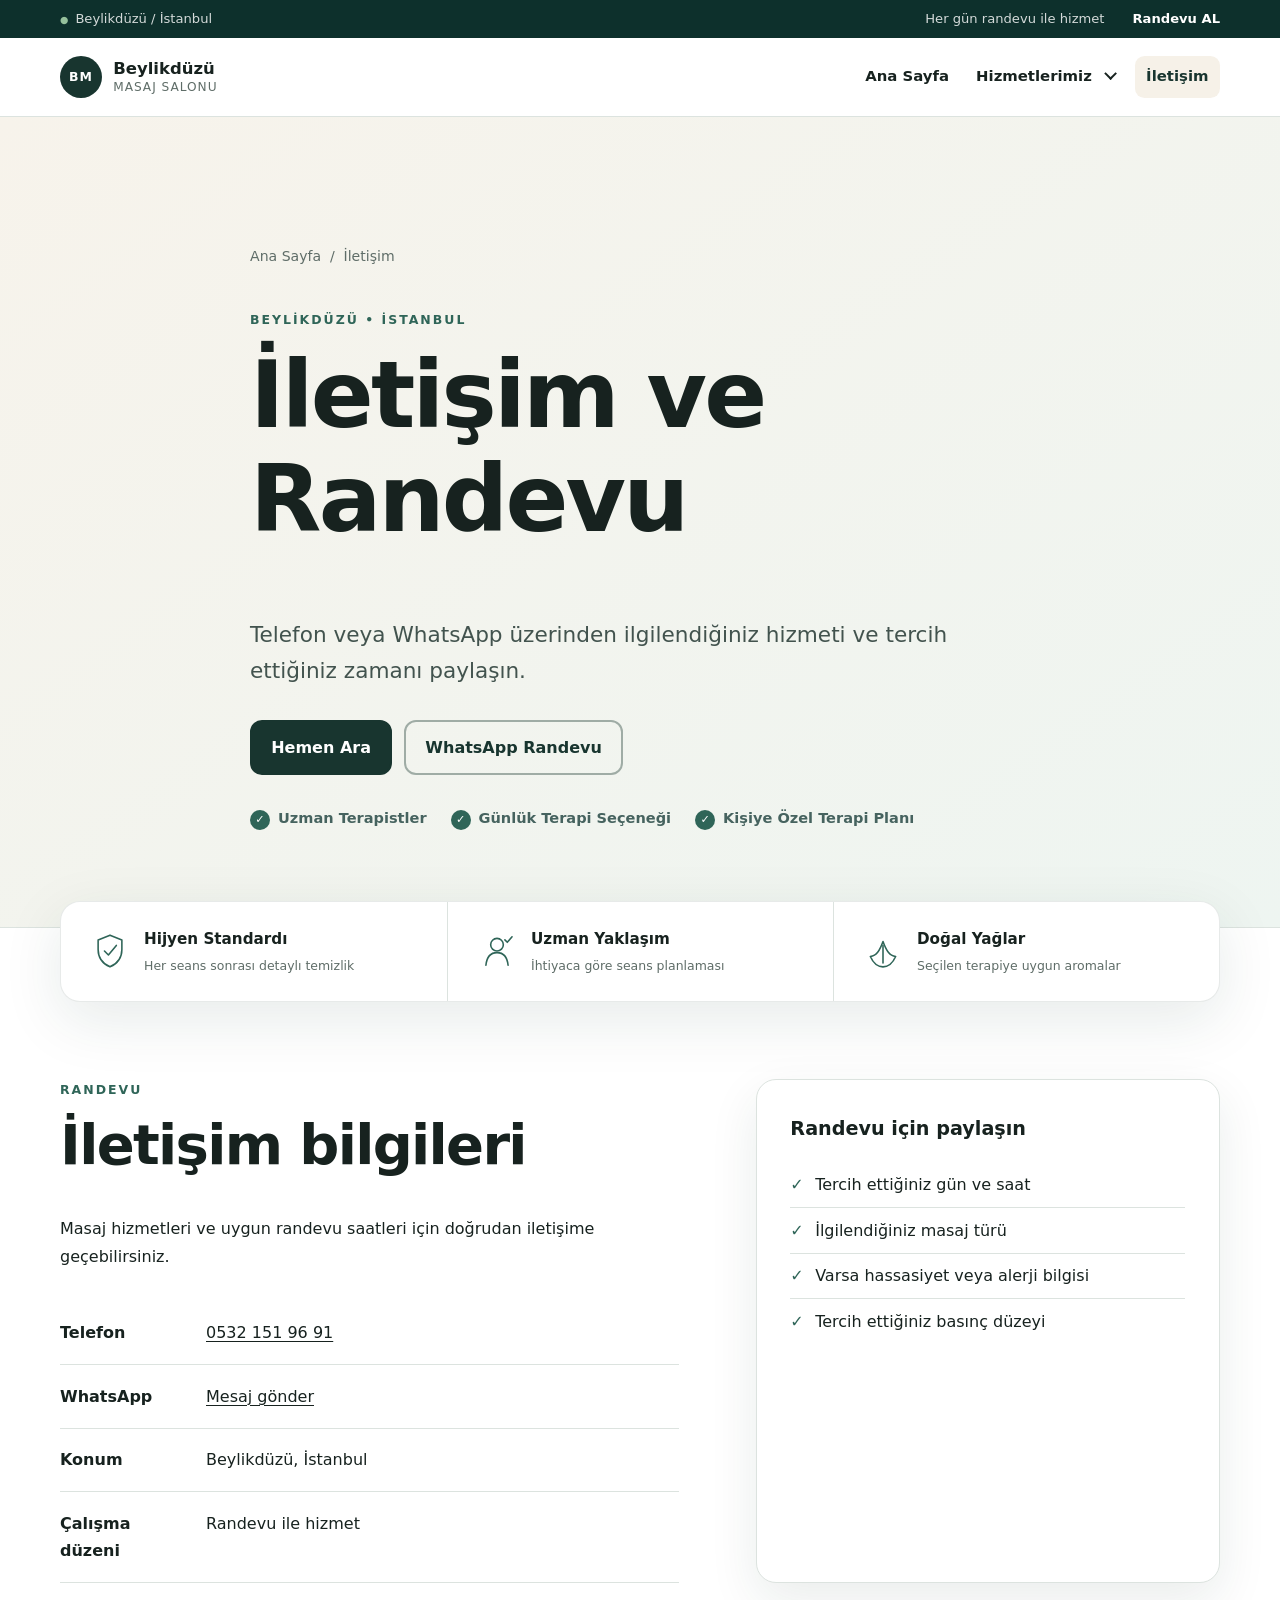
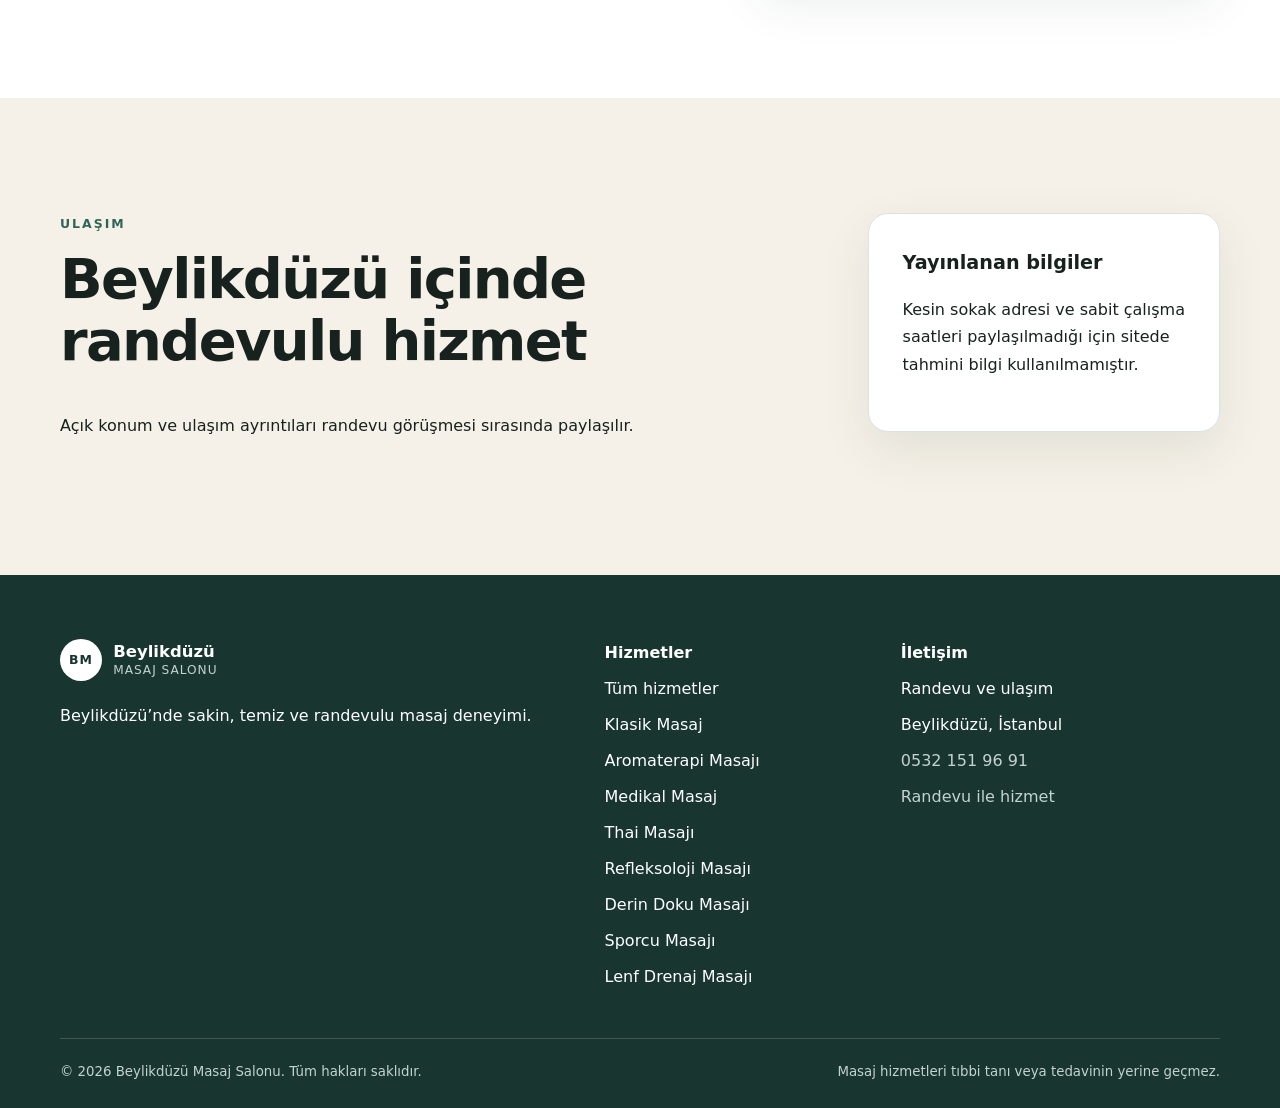
<file: beylikduzumasajsalonu/iletisim.html>
<!doctype html>
<html lang="tr">
<head>
  <!-- Google tag (gtag.js) -->
<script async src="https://www.googletagmanager.com/gtag/js?id=GT-M6XWMHWS"></script>
<script>
  window.dataLayer = window.dataLayer || [];
  function gtag(){dataLayer.push(arguments);}
  gtag('js', new Date());

  gtag('config', 'GT-M6XWMHWS');
  gtag('config', 'AW-16541532086');
</script>
  <meta charset="utf-8">
  <meta name="viewport" content="width=device-width,initial-scale=1">
  <title>İletişim ve Randevu | Beylikdüzü Masaj Salonu</title>
  <meta name="description" content="Beylikdüzü Masaj Salonu telefon, WhatsApp, randevu ve konum bilgileri. Size uygun masaj hizmeti hakkında doğrudan bilgi alın.">
  <meta name="robots" content="index,follow,max-image-preview:large,max-snippet:-1,max-video-preview:-1">
  <meta name="theme-color" content="#18352f">
  <meta name="color-scheme" content="light">
  <link rel="canonical" href="https://beylikduzumasajsalonu.com/iletisim.html">
  <link rel="alternate" hreflang="tr-TR" href="https://beylikduzumasajsalonu.com/iletisim.html">
  <link rel="icon" href="favicon.svg" type="image/svg+xml">
  <link rel="stylesheet" href="css/iletisim.css">
  <link rel="stylesheet" href="css/topbar.css">
  <meta property="og:locale" content="tr_TR">
  <meta property="og:type" content="website">
  <meta property="og:site_name" content="Beylikdüzü Masaj Salonu">
  <meta property="og:title" content="İletişim ve Randevu | Beylikdüzü Masaj Salonu">
  <meta property="og:description" content="Beylikdüzü Masaj Salonu telefon, WhatsApp, randevu ve konum bilgileri. Size uygun masaj hizmeti hakkında doğrudan bilgi alın.">
  <meta property="og:url" content="https://beylikduzumasajsalonu.com/iletisim.html">
  <meta name="twitter:card" content="summary">
  <meta name="twitter:title" content="İletişim ve Randevu | Beylikdüzü Masaj Salonu">
  <meta name="twitter:description" content="Beylikdüzü Masaj Salonu telefon, WhatsApp, randevu ve konum bilgileri. Size uygun masaj hizmeti hakkında doğrudan bilgi alın.">
  <script type="application/ld+json">{"@context":"https://schema.org","@type":"ContactPage","name":"Beylikdüzü Masaj Salonu İletişim","url":"https://beylikduzumasajsalonu.com/iletisim.html","about":{"@type":"LocalBusiness","@id":"https://beylikduzumasajsalonu.com/#business","name":"Beylikdüzü Masaj Salonu","telephone":"+905321519691","areaServed":"Beylikdüzü, İstanbul","address":{"@type":"PostalAddress","addressLocality":"Beylikdüzü","addressRegion":"İstanbul","addressCountry":"TR"}}}</script>
  <script type="application/ld+json">{"@context":"https://schema.org","@type":"BreadcrumbList","itemListElement":[{"@type":"ListItem","position":1,"name":"Ana Sayfa","item":"https://beylikduzumasajsalonu.com/"},{"@type":"ListItem","position":2,"name":"İletişim","item":"https://beylikduzumasajsalonu.com/iletisim.html"}]}</script>
</head>
<body>
  <a class="skip-link" href="#ana-icerik">İçeriğe geç</a>
  <div class="topbar"><div class="container topbar__inner"><p><span aria-hidden="true">●</span>Beylikdüzü / İstanbul</p><p class="topbar__hours">Her gün randevu ile hizmet</p><a href="tel:+905321519691" aria-label="0532 151 96 91 numarasını ara" onclick="gtag('event','phone_call_topbar',{'phone_number':'+905321519691'});">Randevu AL</a></div></div>
  <header class="site-header"><div class="container header-inner"><a class="brand" href="/" aria-label="Beylikdüzü Masaj Salonu ana sayfa"><span class="brand-mark" aria-hidden="true">BM</span><span><strong>Beylikdüzü</strong><small>Masaj Salonu</small></span></a><div class="nav-menu"><button class="menu-toggle" type="button" aria-label="Ana menüyü aç veya kapat" aria-expanded="false" aria-controls="site-navigation"><span class="menu-toggle-text">Menü</span><span class="menu-icon" aria-hidden="true"><span></span><span></span><span></span></span></button><button class="menu-backdrop" type="button" aria-label="Menüyü kapat" tabindex="-1"></button><nav class="site-nav" id="site-navigation" aria-label="Ana menü"><a href="/">Ana Sayfa</a><details class="submenu"><summary class="submenu-toggle"><span>Hizmetlerimiz</span><span class="submenu-arrow" aria-hidden="true">⌄</span></summary><div class="submenu-panel"><a href="hizmetler.html">Tüm Hizmetler</a><a href="klasik-masaj.html">Klasik Masaj</a><a href="aromaterapi-masaji.html">Aromaterapi Masajı</a><a href="medikal-masaj.html">Medikal Masaj</a><a href="thai-masaji.html">Thai Masajı</a><a href="refleksoloji-masaji.html">Refleksoloji Masajı</a><a href="derin-doku-masaji.html">Derin Doku Masajı</a><a href="sporcu-masaji.html">Sporcu Masajı</a><a href="lenf-drenaj-masaji.html">Lenf Drenaj Masajı</a></div></details><a href="iletisim.html" aria-current="page">İletişim</a></nav></div></div></header>
  <main id="ana-icerik">
    <section class="page-hero"><div class="container narrow"><nav class="breadcrumbs" aria-label="Sayfa yolu"><a href="/">Ana Sayfa</a><span aria-hidden="true">/</span><span aria-current="page">İletişim</span></nav><p class="eyebrow">Beylikdüzü • İstanbul</p><h1>İletişim ve Randevu</h1><p class="lead">Telefon veya WhatsApp üzerinden ilgilendiğiniz hizmeti ve tercih ettiğiniz zamanı paylaşın.</p><div class="hero__actions"><a class="button" href="tel:+905321519691" onclick="gtag('event','phone_call_hero',{'phone_number':'+905321519691'});">Hemen Ara</a><a class="button button--outline" href="https://wa.me/905321519691?text=Merhaba%2C%20masaj%20randevusu%20olu%C5%9Fturmak%20istiyorum.%20L%C3%BCtfen%20bilgi%20verebilir%20misiniz%3F" rel="nofollow" onclick="gtag('event','whatsapp_click_hero',{'phone_number':'+905321519691'});">WhatsApp Randevu</a></div><ul class="hero__features" aria-label="Öne çıkan özellikler"><li>Uzman Terapistler</li><li>Günlük Terapi Seçeneği</li><li>Kişiye Özel Terapi Planı</li></ul></div></section>
    <section class="trust-strip" aria-label="Hizmet standartları"><div class="container trust-grid"><article><svg viewBox="0 0 48 48" aria-hidden="true"><path d="M24 4 39 10v12c0 10-6 18-15 22C15 40 9 32 9 22V10l15-6Z"></path><path d="m17 24 5 5 10-12"></path></svg><div><strong>Hijyen Standardı</strong><span>Her seans sonrası detaylı temizlik</span></div></article><article><svg viewBox="0 0 48 48" aria-hidden="true"><circle cx="24" cy="16" r="8"></circle><path d="M10 42c1-10 6-16 14-16s13 6 14 16"></path><path d="m34 10 3 3 6-7"></path></svg><div><strong>Uzman Yaklaşım</strong><span>İhtiyaca göre seans planlaması</span></div></article><article><svg viewBox="0 0 48 48" aria-hidden="true"><path d="M8 31c8-1 12-8 16-19 4 11 8 18 16 19-4 9-10 13-16 13S12 40 8 31Z"></path><path d="M24 17v22"></path></svg><div><strong>Doğal Yağlar</strong><span>Seçilen terapiye uygun aromalar</span></div></article></div></section>
    <section class="section"><div class="container contact-grid"><div><p class="eyebrow">Randevu</p><h2>İletişim bilgileri</h2><p>Masaj hizmetleri ve uygun randevu saatleri için doğrudan iletişime geçebilirsiniz.</p><dl class="contact-list"><div><dt>Telefon</dt><dd><a href="tel:+905321519691" onclick="gtag('event','phone_call_contact',{'phone_number':'+905321519691'});">0532 151 96 91</a></dd></div><div><dt>WhatsApp</dt><dd><a href="https://wa.me/905321519691?text=Merhabalar%2C%20masaj%20hizmetleri%20ve%20uygun%20randevu%20saatleri%20hakk%C4%B1nda%20bilgi%20alabilir%20miyim%3F" target="_blank" rel="noopener noreferrer" onclick="gtag('event','whatsapp_click_contact',{'phone_number':'+905321519691'});">Mesaj gönder</a></dd></div><div><dt>Konum</dt><dd>Beylikdüzü, İstanbul</dd></div><div><dt>Çalışma düzeni</dt><dd>Randevu ile hizmet</dd></div></dl></div><aside class="info-card"><strong>Randevu için paylaşın</strong><ul class="check-list"><li>Tercih ettiğiniz gün ve saat</li><li>İlgilendiğiniz masaj türü</li><li>Varsa hassasiyet veya alerji bilgisi</li><li>Tercih ettiğiniz basınç düzeyi</li></ul></aside></div></section>
    <section class="section section-tint"><div class="container split"><div><p class="eyebrow">Ulaşım</p><h2>Beylikdüzü içinde randevulu hizmet</h2><p>Açık konum ve ulaşım ayrıntıları randevu görüşmesi sırasında paylaşılır.</p></div><aside class="info-card"><strong>Yayınlanan bilgiler</strong><p>Kesin sokak adresi ve sabit çalışma saatleri paylaşılmadığı için sitede tahmini bilgi kullanılmamıştır.</p></aside></div></section>
  </main>
  <footer class="site-footer"><div class="container footer-grid"><div><a class="brand brand-footer" href="/"><span class="brand-mark" aria-hidden="true">BM</span><span><strong>Beylikdüzü</strong><small>Masaj Salonu</small></span></a><p>Beylikdüzü’nde sakin, temiz ve randevulu masaj deneyimi.</p></div><div><strong>Hizmetler</strong><a href="hizmetler.html">Tüm hizmetler</a><a href="klasik-masaj.html">Klasik Masaj</a><a href="aromaterapi-masaji.html">Aromaterapi Masajı</a><a href="medikal-masaj.html">Medikal Masaj</a><a href="thai-masaji.html">Thai Masajı</a><a href="refleksoloji-masaji.html">Refleksoloji Masajı</a><a href="derin-doku-masaji.html">Derin Doku Masajı</a><a href="sporcu-masaji.html">Sporcu Masajı</a><a href="lenf-drenaj-masaji.html">Lenf Drenaj Masajı</a></div><div><strong>İletişim</strong><a href="iletisim.html">Randevu ve ulaşım</a><span>Beylikdüzü, İstanbul</span><a class="muted" href="tel:+905321519691" onclick="gtag('event','phone_call_footer',{'phone_number':'+905321519691'});">0532 151 96 91</a><span class="muted">Randevu ile hizmet</span></div></div><div class="container footer-bottom"><small>© 2026 Beylikdüzü Masaj Salonu. Tüm hakları saklıdır.</small><small>Masaj hizmetleri tıbbi tanı veya tedavinin yerine geçmez.</small></div></footer>
  <nav class="mobile-actions" aria-label="Hızlı iletişim"><a class="mobile-actions__call" href="tel:+905321519691" onclick="gtag('event','phone_call_mobile',{'phone_number':'+905321519691'});">Ara</a><a class="mobile-actions__whatsapp" href="https://wa.me/905321519691?text=Merhaba%2C%20masaj%20randevusu%20olu%C5%9Fturmak%20istiyorum.%20L%C3%BCtfen%20bilgi%20verebilir%20misiniz%3F" rel="nofollow" onclick="gtag('event','whatsapp_click_mobile',{'phone_number':'+905321519691'});">WhatsApp</a></nav>
  <script src="js/iletisim.js" defer></script>
</body>
</html>
</file>
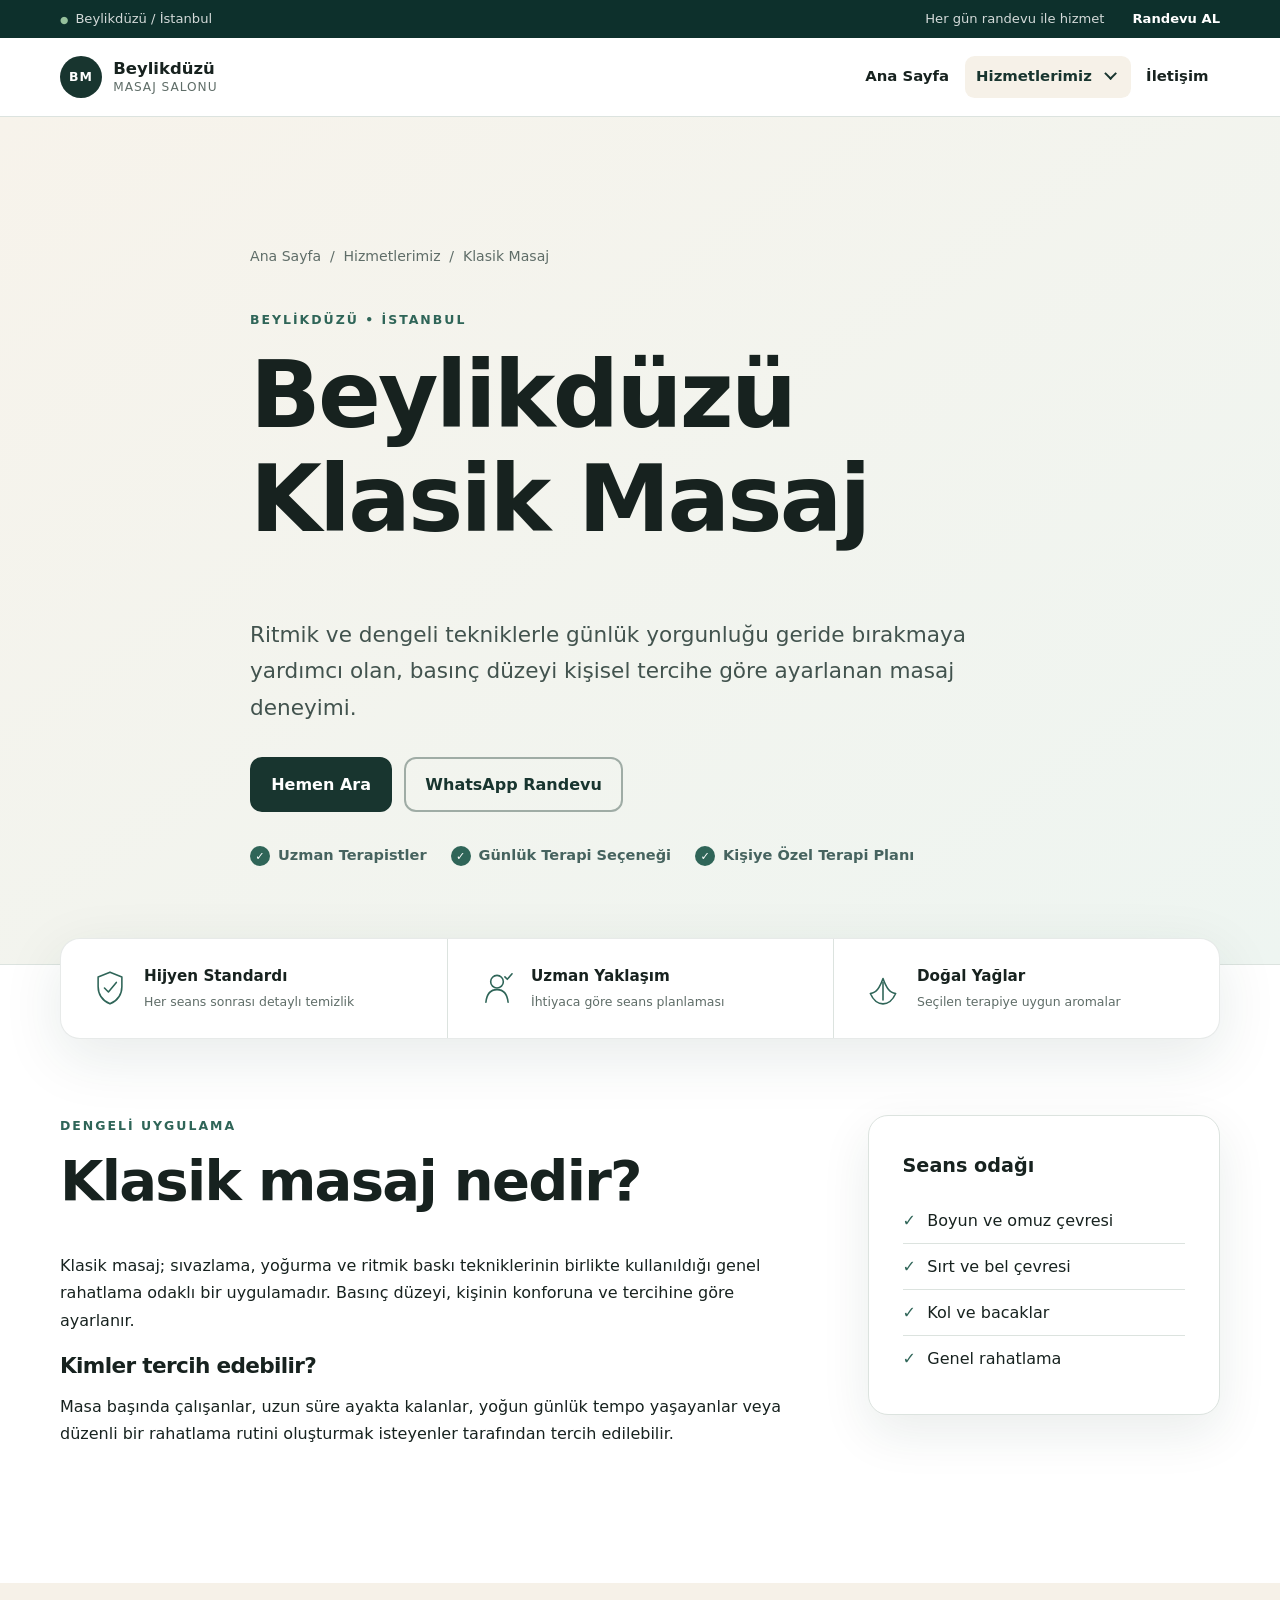
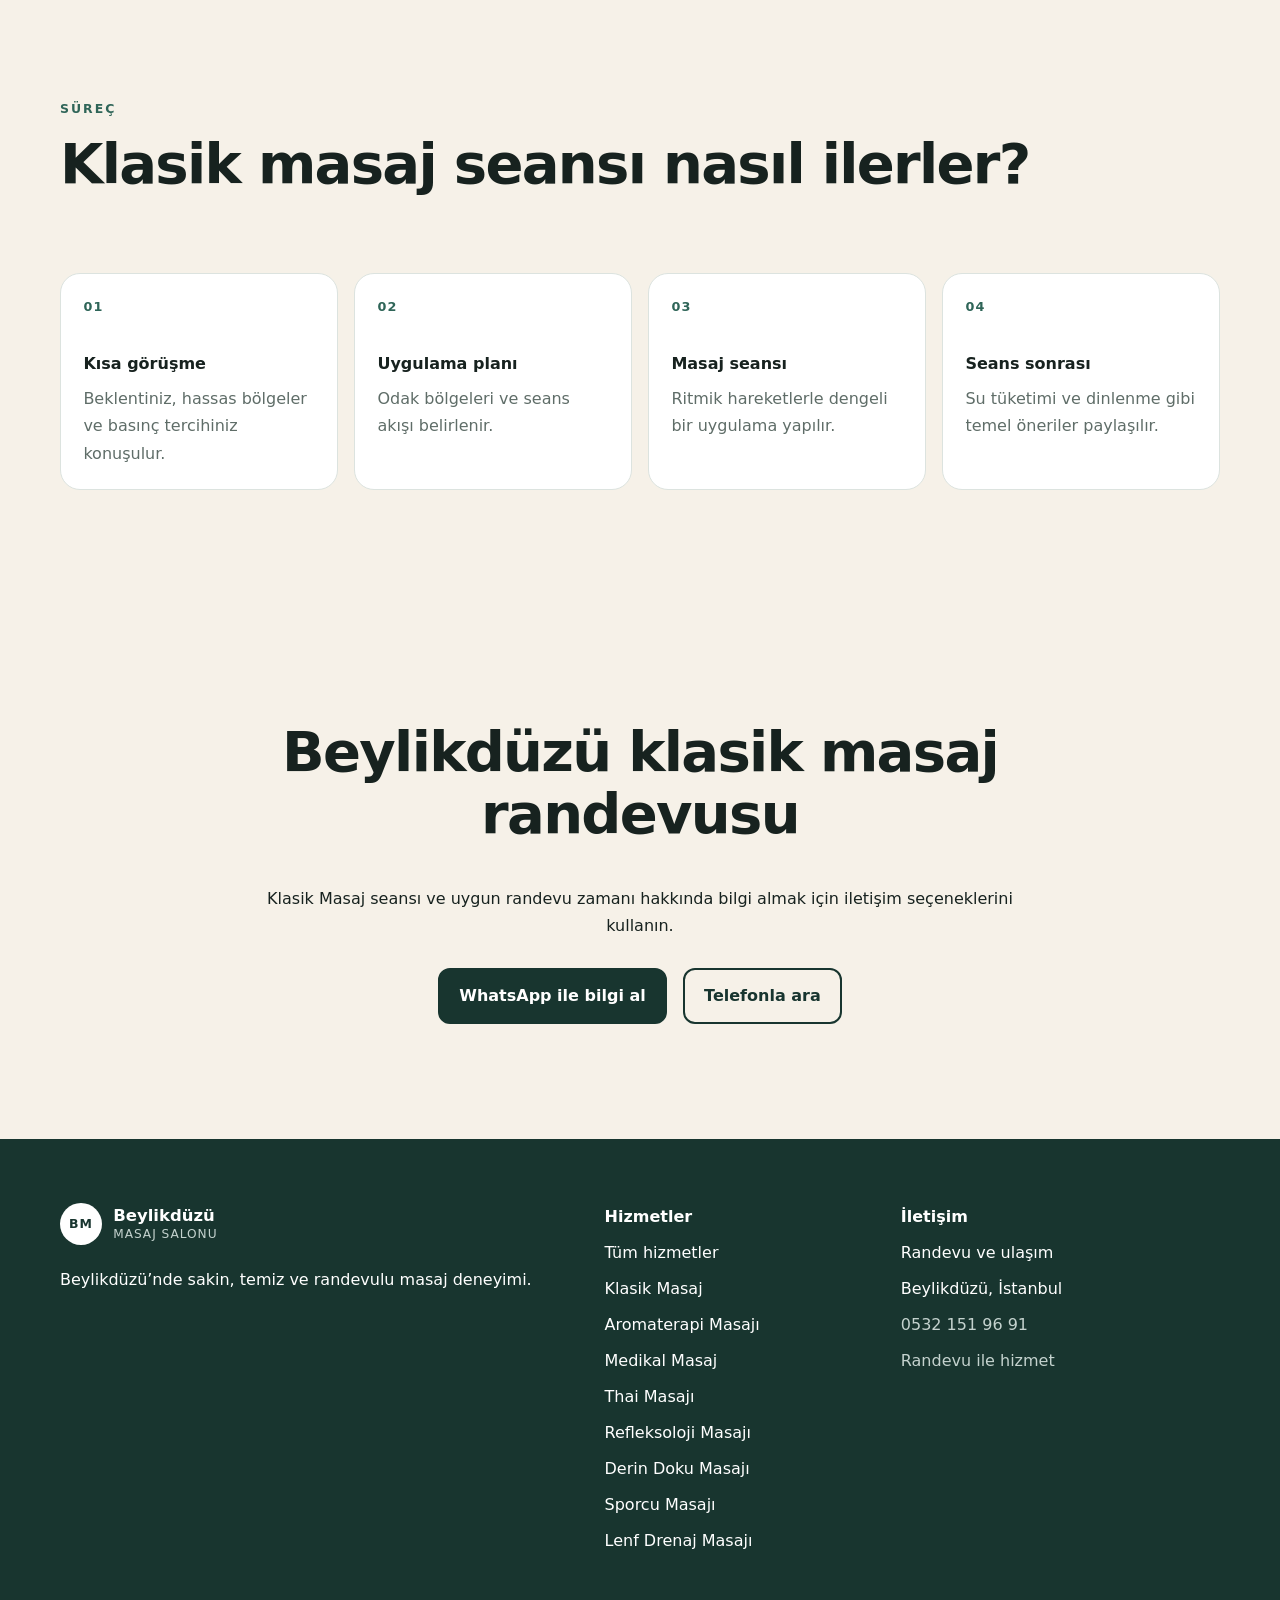
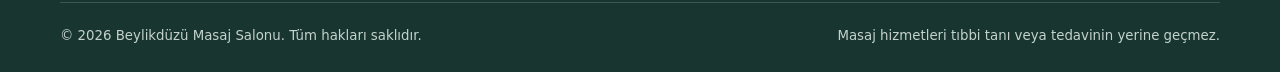
<file: beylikduzumasajsalonu/klasik-masaj.html>
<!doctype html>
<html lang="tr">
<head>
  <!-- Google tag (gtag.js) -->
<script async src="https://www.googletagmanager.com/gtag/js?id=GT-M6XWMHWS"></script>
<script>
  window.dataLayer = window.dataLayer || [];
  function gtag(){dataLayer.push(arguments);}
  gtag('js', new Date());

  gtag('config', 'GT-M6XWMHWS');
  gtag('config', 'AW-16541532086');
</script>
  <meta charset="utf-8"><meta name="viewport" content="width=device-width,initial-scale=1">
  <title>Klasik Masaj Beylikdüzü | Beylikdüzü Masaj Salonu</title>
  <meta name="description" content="Beylikdüzü klasik masaj hizmetiyle günlük yorgunluk ve genel kas gerginliği için dengeli, kişisel tercihlere göre planlanan seans."><meta name="robots" content="index,follow,max-image-preview:large,max-snippet:-1,max-video-preview:-1"><meta name="theme-color" content="#18352f"><meta name="color-scheme" content="light">
  <link rel="canonical" href="https://beylikduzumasajsalonu.com/klasik-masaj.html"><link rel="alternate" hreflang="tr-TR" href="https://beylikduzumasajsalonu.com/klasik-masaj.html"><link rel="icon" href="favicon.svg" type="image/svg+xml"><link rel="stylesheet" href="css/klasik-masaj.css"><link rel="stylesheet" href="css/topbar.css">
  <meta property="og:locale" content="tr_TR"><meta property="og:type" content="website"><meta property="og:site_name" content="Beylikdüzü Masaj Salonu"><meta property="og:title" content="Klasik Masaj Beylikdüzü | Beylikdüzü Masaj Salonu"><meta property="og:description" content="Beylikdüzü klasik masaj hizmetiyle günlük yorgunluk ve genel kas gerginliği için dengeli, kişisel tercihlere göre planlanan seans."><meta property="og:url" content="https://beylikduzumasajsalonu.com/klasik-masaj.html"><meta name="twitter:card" content="summary"><meta name="twitter:title" content="Klasik Masaj Beylikdüzü | Beylikdüzü Masaj Salonu"><meta name="twitter:description" content="Beylikdüzü klasik masaj hizmetiyle günlük yorgunluk ve genel kas gerginliği için dengeli, kişisel tercihlere göre planlanan seans.">
  <script type="application/ld+json">{"@context":"https://schema.org","@type":"Service","name":"Klasik Masaj","serviceType":"Klasik Masaj","description":"Beylikdüzü'nde günlük yorgunluk ve genel kas gerginliğine yönelik klasik masaj hizmeti.","areaServed":{"@type":"AdministrativeArea","name":"Beylikdüzü, İstanbul"},"provider":{"@type":"LocalBusiness","@id":"https://beylikduzumasajsalonu.com/#business","name":"Beylikdüzü Masaj Salonu","url":"https://beylikduzumasajsalonu.com/"}}</script><script type="application/ld+json">{"@context":"https://schema.org","@type":"BreadcrumbList","itemListElement":[{"@type":"ListItem","position":1,"name":"Ana Sayfa","item":"https://beylikduzumasajsalonu.com/"},{"@type":"ListItem","position":2,"name":"Hizmetlerimiz","item":"https://beylikduzumasajsalonu.com/hizmetler.html"},{"@type":"ListItem","position":3,"name":"Klasik Masaj","item":"https://beylikduzumasajsalonu.com/klasik-masaj.html"}]}</script>
</head>
<body><a class="skip-link" href="#ana-icerik">İçeriğe geç</a>
<div class="topbar"><div class="container topbar__inner"><p><span aria-hidden="true">●</span>Beylikdüzü / İstanbul</p><p class="topbar__hours">Her gün randevu ile hizmet</p><a href="tel:+905321519691" aria-label="0532 151 96 91 numarasını ara" onclick="gtag('event','phone_call_topbar',{'phone_number':'+905321519691'});">Randevu AL</a></div></div>
<header class="site-header"><div class="container header-inner"><a class="brand" href="/" aria-label="Beylikdüzü Masaj Salonu ana sayfa"><span class="brand-mark" aria-hidden="true">BM</span><span><strong>Beylikdüzü</strong><small>Masaj Salonu</small></span></a><div class="nav-menu"><button class="menu-toggle" type="button" aria-label="Ana menüyü aç veya kapat" aria-expanded="false" aria-controls="site-navigation"><span class="menu-toggle-text">Menü</span><span class="menu-icon" aria-hidden="true"><span></span><span></span><span></span></span></button><button class="menu-backdrop" type="button" aria-label="Menüyü kapat" tabindex="-1"></button><nav class="site-nav" id="site-navigation" aria-label="Ana menü"><a href="/">Ana Sayfa</a><details class="submenu"><summary class="submenu-toggle is-active"><span>Hizmetlerimiz</span><span class="submenu-arrow" aria-hidden="true">⌄</span></summary><div class="submenu-panel"><a href="hizmetler.html">Tüm Hizmetler</a><a href="klasik-masaj.html" aria-current="page">Klasik Masaj</a><a href="aromaterapi-masaji.html">Aromaterapi Masajı</a><a href="medikal-masaj.html">Medikal Masaj</a><a href="thai-masaji.html">Thai Masajı</a><a href="refleksoloji-masaji.html">Refleksoloji Masajı</a><a href="derin-doku-masaji.html">Derin Doku Masajı</a><a href="sporcu-masaji.html">Sporcu Masajı</a><a href="lenf-drenaj-masaji.html">Lenf Drenaj Masajı</a></div></details><a href="iletisim.html">İletişim</a></nav></div></div></header>
<main id="ana-icerik"><section class="page-hero"><div class="container narrow"><nav class="breadcrumbs" aria-label="Sayfa yolu"><a href="/">Ana Sayfa</a><span aria-hidden="true">/</span><a href="hizmetler.html">Hizmetlerimiz</a><span aria-hidden="true">/</span><span aria-current="page">Klasik Masaj</span></nav><p class="eyebrow">Beylikdüzü • İstanbul</p><h1>Beylikdüzü Klasik Masaj</h1><p class="lead">Ritmik ve dengeli tekniklerle günlük yorgunluğu geride bırakmaya yardımcı olan, basınç düzeyi kişisel tercihe göre ayarlanan masaj deneyimi.</p><div class="hero__actions"><a class="button" href="tel:+905321519691" onclick="gtag('event','phone_call_hero',{'phone_number':'+905321519691'});">Hemen Ara</a><a class="button button--outline" href="https://wa.me/905321519691?text=Merhaba%2C%20masaj%20randevusu%20olu%C5%9Fturmak%20istiyorum.%20L%C3%BCtfen%20bilgi%20verebilir%20misiniz%3F" rel="nofollow" onclick="gtag('event','whatsapp_click_hero',{'phone_number':'+905321519691'});">WhatsApp Randevu</a></div><ul class="hero__features" aria-label="Öne çıkan özellikler"><li>Uzman Terapistler</li><li>Günlük Terapi Seçeneği</li><li>Kişiye Özel Terapi Planı</li></ul></div></section>
<section class="trust-strip" aria-label="Hizmet standartları"><div class="container trust-grid"><article><svg viewBox="0 0 48 48" aria-hidden="true"><path d="M24 4 39 10v12c0 10-6 18-15 22C15 40 9 32 9 22V10l15-6Z"></path><path d="m17 24 5 5 10-12"></path></svg><div><strong>Hijyen Standardı</strong><span>Her seans sonrası detaylı temizlik</span></div></article><article><svg viewBox="0 0 48 48" aria-hidden="true"><circle cx="24" cy="16" r="8"></circle><path d="M10 42c1-10 6-16 14-16s13 6 14 16"></path><path d="m34 10 3 3 6-7"></path></svg><div><strong>Uzman Yaklaşım</strong><span>İhtiyaca göre seans planlaması</span></div></article><article><svg viewBox="0 0 48 48" aria-hidden="true"><path d="M8 31c8-1 12-8 16-19 4 11 8 18 16 19-4 9-10 13-16 13S12 40 8 31Z"></path><path d="M24 17v22"></path></svg><div><strong>Doğal Yağlar</strong><span>Seçilen terapiye uygun aromalar</span></div></article></div></section>
<section class="section"><div class="container split"><div><p class="eyebrow">Dengeli uygulama</p><h2>Klasik masaj nedir?</h2><p>Klasik masaj; sıvazlama, yoğurma ve ritmik baskı tekniklerinin birlikte kullanıldığı genel rahatlama odaklı bir uygulamadır. Basınç düzeyi, kişinin konforuna ve tercihine göre ayarlanır.</p><h3>Kimler tercih edebilir?</h3><p>Masa başında çalışanlar, uzun süre ayakta kalanlar, yoğun günlük tempo yaşayanlar veya düzenli bir rahatlama rutini oluşturmak isteyenler tarafından tercih edilebilir.</p></div><aside class="info-card"><strong>Seans odağı</strong><ul class="check-list"><li>Boyun ve omuz çevresi</li><li>Sırt ve bel çevresi</li><li>Kol ve bacaklar</li><li>Genel rahatlama</li></ul></aside></div></section><section class="section section-tint"><div class="container"><div class="section-heading"><div><p class="eyebrow">Süreç</p><h2>Klasik masaj seansı nasıl ilerler?</h2></div></div><ol class="steps"><li><strong>Kısa görüşme</strong><span>Beklentiniz, hassas bölgeler ve basınç tercihiniz konuşulur.</span></li><li><strong>Uygulama planı</strong><span>Odak bölgeleri ve seans akışı belirlenir.</span></li><li><strong>Masaj seansı</strong><span>Ritmik hareketlerle dengeli bir uygulama yapılır.</span></li><li><strong>Seans sonrası</strong><span>Su tüketimi ve dinlenme gibi temel öneriler paylaşılır.</span></li></ol></div></section><section class="section section-tint"><div class="container narrow center"><h2>Beylikdüzü klasik masaj randevusu</h2><p>Klasik Masaj seansı ve uygun randevu zamanı hakkında bilgi almak için iletişim seçeneklerini kullanın.</p><div class="actions center-actions"><a class="button" href="https://wa.me/905321519691?text=Merhaba%2C%20Klasik%20Masaj%20hakk%C4%B1nda%20bilgi%20almak%20ve%20uygun%20randevu%20saatlerini%20%C3%B6%C4%9Frenmek%20istiyorum." target="_blank" rel="noopener noreferrer" onclick="gtag('event','whatsapp_click_cta',{'phone_number':'+905321519691'});">WhatsApp ile bilgi al</a><a class="button secondary" href="tel:+905321519691" onclick="gtag('event','phone_call_cta',{'phone_number':'+905321519691'});">Telefonla ara</a></div></div></section></main>
<footer class="site-footer"><div class="container footer-grid"><div><a class="brand brand-footer" href="/"><span class="brand-mark" aria-hidden="true">BM</span><span><strong>Beylikdüzü</strong><small>Masaj Salonu</small></span></a><p>Beylikdüzü’nde sakin, temiz ve randevulu masaj deneyimi.</p></div><div><strong>Hizmetler</strong><a href="hizmetler.html">Tüm hizmetler</a><a href="klasik-masaj.html">Klasik Masaj</a><a href="aromaterapi-masaji.html">Aromaterapi Masajı</a><a href="medikal-masaj.html">Medikal Masaj</a><a href="thai-masaji.html">Thai Masajı</a><a href="refleksoloji-masaji.html">Refleksoloji Masajı</a><a href="derin-doku-masaji.html">Derin Doku Masajı</a><a href="sporcu-masaji.html">Sporcu Masajı</a><a href="lenf-drenaj-masaji.html">Lenf Drenaj Masajı</a></div><div><strong>İletişim</strong><a href="iletisim.html">Randevu ve ulaşım</a><span>Beylikdüzü, İstanbul</span><a class="muted" href="tel:+905321519691" onclick="gtag('event','phone_call_footer',{'phone_number':'+905321519691'});">0532 151 96 91</a><span class="muted">Randevu ile hizmet</span></div></div><div class="container footer-bottom"><small>© 2026 Beylikdüzü Masaj Salonu. Tüm hakları saklıdır.</small><small>Masaj hizmetleri tıbbi tanı veya tedavinin yerine geçmez.</small></div></footer><nav class="mobile-actions" aria-label="Hızlı iletişim"><a class="mobile-actions__call" href="tel:+905321519691" onclick="gtag('event','phone_call_mobile',{'phone_number':'+905321519691'});">Ara</a><a class="mobile-actions__whatsapp" href="https://wa.me/905321519691?text=Merhaba%2C%20masaj%20randevusu%20olu%C5%9Fturmak%20istiyorum.%20L%C3%BCtfen%20bilgi%20verebilir%20misiniz%3F" rel="nofollow" onclick="gtag('event','whatsapp_click_mobile',{'phone_number':'+905321519691'});">WhatsApp</a></nav><script src="js/klasik-masaj.js" defer></script></body></html>
</file>
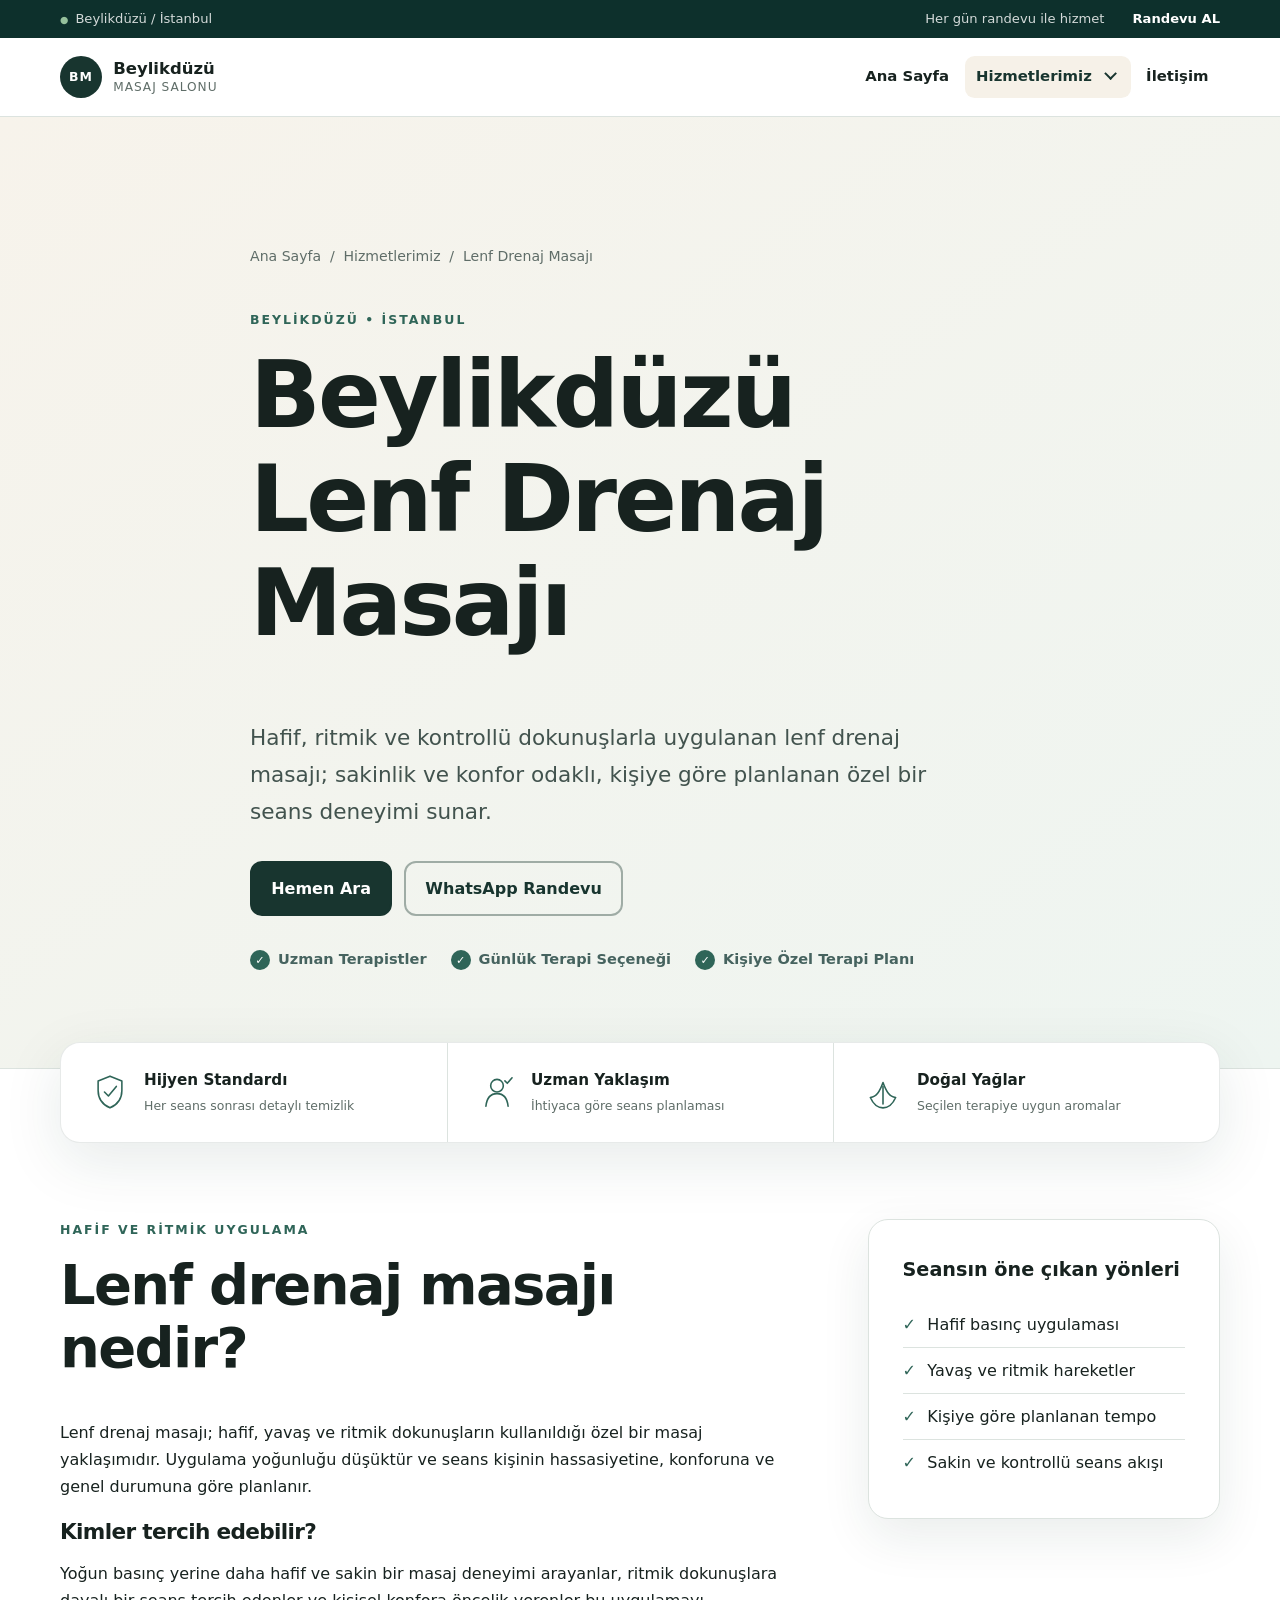
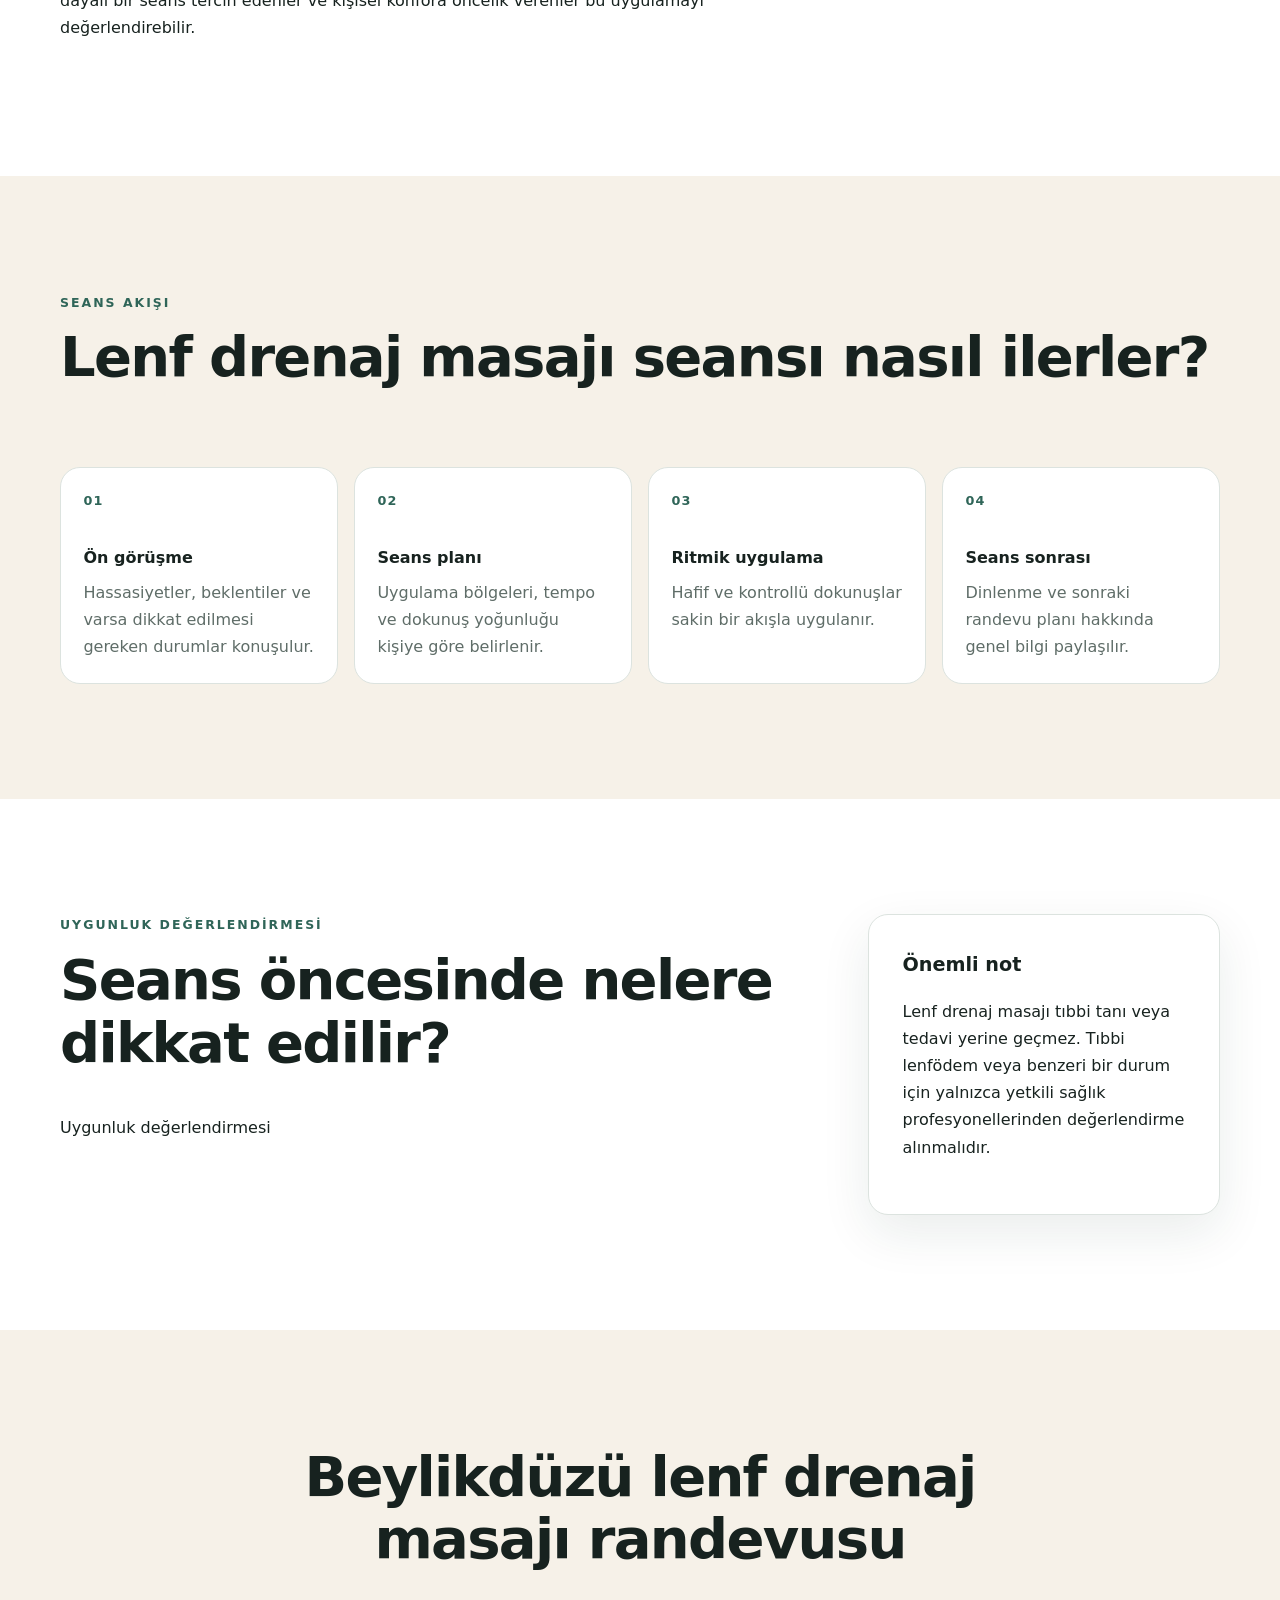
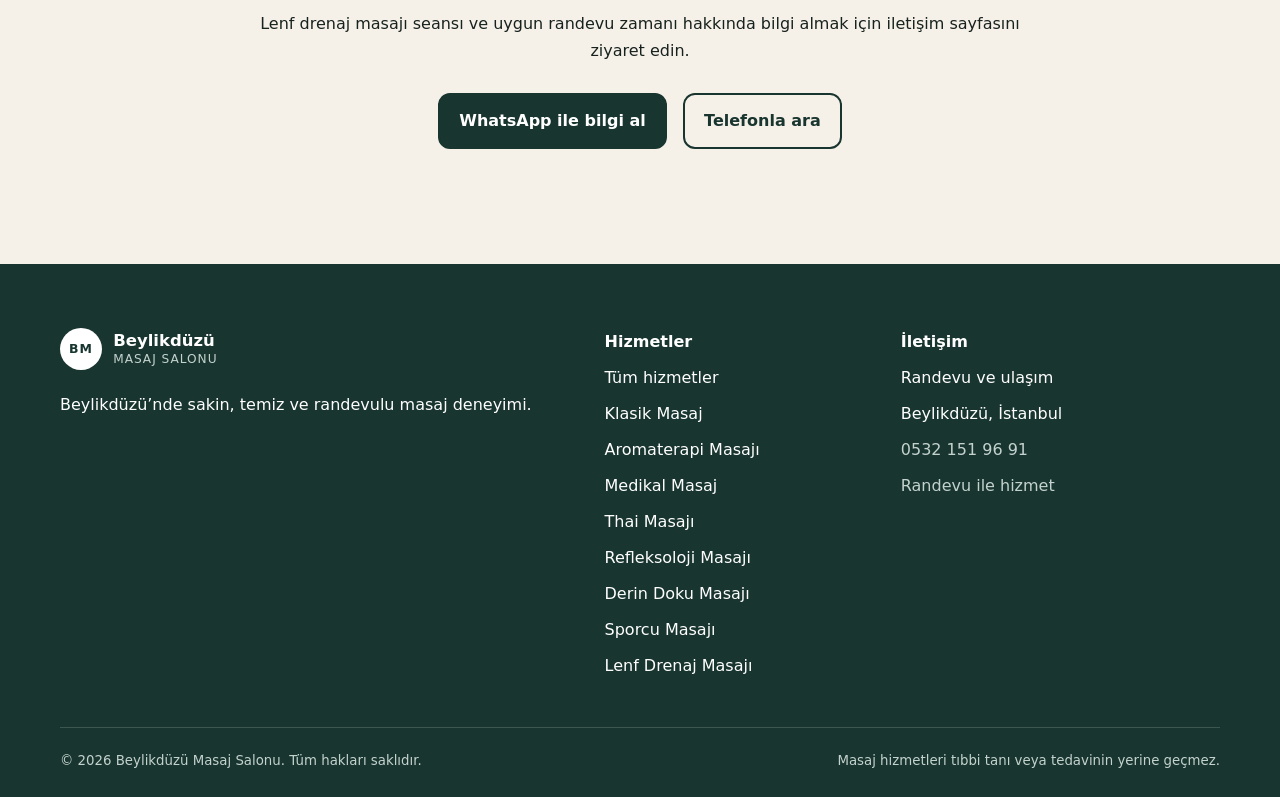
<file: beylikduzumasajsalonu/lenf-drenaj-masaji.html>
<!doctype html>
<html lang="tr">
<head><!-- Google tag (gtag.js) -->
<script async src="https://www.googletagmanager.com/gtag/js?id=GT-M6XWMHWS"></script>
<script>
  window.dataLayer = window.dataLayer || [];
  function gtag(){dataLayer.push(arguments);}
  gtag('js', new Date());

  gtag('config', 'GT-M6XWMHWS');
  gtag('config', 'AW-16541532086');
</script>
<meta charset="utf-8"><meta name="viewport" content="width=device-width,initial-scale=1"><title>Lenf Drenaj Masajı Beylikdüzü | Beylikdüzü Masaj Salonu</title><meta name="description" content="Beylikdüzü lenf drenaj masajı hizmeti; hafif, ritmik ve kontrollü dokunuşlarla uygulanan, kişiye göre planlanan sakin masaj deneyimi."><meta name="robots" content="index,follow,max-image-preview:large,max-snippet:-1,max-video-preview:-1"><meta name="theme-color" content="#18352f"><meta name="color-scheme" content="light"><link rel="canonical" href="https://beylikduzumasajsalonu.com/lenf-drenaj-masaji.html"><link rel="alternate" hreflang="tr-TR" href="https://beylikduzumasajsalonu.com/lenf-drenaj-masaji.html"><link rel="icon" href="favicon.svg" type="image/svg+xml"><link rel="stylesheet" href="css/lenf-drenaj-masaji.css"><link rel="stylesheet" href="css/topbar.css"><meta property="og:locale" content="tr_TR"><meta property="og:type" content="website"><meta property="og:site_name" content="Beylikdüzü Masaj Salonu"><meta property="og:title" content="Lenf Drenaj Masajı Beylikdüzü | Beylikdüzü Masaj Salonu"><meta property="og:description" content="Beylikdüzü lenf drenaj masajı hizmeti; hafif, ritmik ve kontrollü dokunuşlarla uygulanan, kişiye göre planlanan sakin masaj deneyimi."><meta property="og:url" content="https://beylikduzumasajsalonu.com/lenf-drenaj-masaji.html"><meta name="twitter:card" content="summary"><meta name="twitter:title" content="Lenf Drenaj Masajı Beylikdüzü | Beylikdüzü Masaj Salonu"><meta name="twitter:description" content="Beylikdüzü lenf drenaj masajı hizmeti; hafif, ritmik ve kontrollü dokunuşlarla uygulanan, kişiye göre planlanan sakin masaj deneyimi."><script type="application/ld+json">{"@context":"https://schema.org","@type":"Service","name":"Lenf Drenaj Masajı","serviceType":"Lenf Drenaj Masajı","description":"Beylikdüzü'nde hafif, ritmik ve kontrollü dokunuşlarla uygulanan lenf drenaj masajı hizmeti.","areaServed":{"@type":"AdministrativeArea","name":"Beylikdüzü, İstanbul"},"provider":{"@type":"LocalBusiness","@id":"https://beylikduzumasajsalonu.com/#business","name":"Beylikdüzü Masaj Salonu","url":"https://beylikduzumasajsalonu.com/"}}</script><script type="application/ld+json">{"@context":"https://schema.org","@type":"BreadcrumbList","itemListElement":[{"@type":"ListItem","position":1,"name":"Ana Sayfa","item":"https://beylikduzumasajsalonu.com/"},{"@type":"ListItem","position":2,"name":"Hizmetlerimiz","item":"https://beylikduzumasajsalonu.com/hizmetler.html"},{"@type":"ListItem","position":3,"name":"Lenf Drenaj Masajı","item":"https://beylikduzumasajsalonu.com/lenf-drenaj-masaji.html"}]}</script>
</head><body><a class="skip-link" href="#ana-icerik">İçeriğe geç</a><div class="topbar"><div class="container topbar__inner"><p><span aria-hidden="true">●</span>Beylikdüzü / İstanbul</p><p class="topbar__hours">Her gün randevu ile hizmet</p><a href="tel:+905321519691" aria-label="0532 151 96 91 numarasını ara" onclick="gtag('event','phone_call_topbar',{'phone_number':'+905321519691'});">Randevu AL</a></div></div><header class="site-header"><div class="container header-inner"><a class="brand" href="/" aria-label="Beylikdüzü Masaj Salonu ana sayfa"><span class="brand-mark" aria-hidden="true">BM</span><span><strong>Beylikdüzü</strong><small>Masaj Salonu</small></span></a><div class="nav-menu"><button class="menu-toggle" type="button" aria-label="Ana menüyü aç veya kapat" aria-expanded="false" aria-controls="site-navigation"><span class="menu-toggle-text">Menü</span><span class="menu-icon" aria-hidden="true"><span></span><span></span><span></span></span></button><button class="menu-backdrop" type="button" aria-label="Menüyü kapat" tabindex="-1"></button><nav class="site-nav" id="site-navigation" aria-label="Ana menü"><a href="/">Ana Sayfa</a><details class="submenu"><summary class="submenu-toggle is-active"><span>Hizmetlerimiz</span><span class="submenu-arrow" aria-hidden="true">⌄</span></summary><div class="submenu-panel"><a href="hizmetler.html">Tüm Hizmetler</a><a href="klasik-masaj.html">Klasik Masaj</a><a href="aromaterapi-masaji.html">Aromaterapi Masajı</a><a href="medikal-masaj.html">Medikal Masaj</a><a href="thai-masaji.html">Thai Masajı</a><a href="refleksoloji-masaji.html">Refleksoloji Masajı</a><a href="derin-doku-masaji.html">Derin Doku Masajı</a><a href="sporcu-masaji.html">Sporcu Masajı</a><a href="lenf-drenaj-masaji.html" aria-current="page">Lenf Drenaj Masajı</a></div></details><a href="iletisim.html">İletişim</a></nav></div></div></header><main id="ana-icerik"><section class="page-hero"><div class="container narrow"><nav class="breadcrumbs" aria-label="Sayfa yolu"><a href="/">Ana Sayfa</a><span aria-hidden="true">/</span><a href="hizmetler.html">Hizmetlerimiz</a><span aria-hidden="true">/</span><span aria-current="page">Lenf Drenaj Masajı</span></nav><p class="eyebrow">Beylikdüzü • İstanbul</p><h1>Beylikdüzü Lenf Drenaj Masajı</h1><p class="lead">Hafif, ritmik ve kontrollü dokunuşlarla uygulanan lenf drenaj masajı; sakinlik ve konfor odaklı, kişiye göre planlanan özel bir seans deneyimi sunar.</p><div class="hero__actions"><a class="button" href="tel:+905321519691" onclick="gtag('event','phone_call_hero',{'phone_number':'+905321519691'});">Hemen Ara</a><a class="button button--outline" href="https://wa.me/905321519691?text=Merhaba%2C%20masaj%20randevusu%20olu%C5%9Fturmak%20istiyorum.%20L%C3%BCtfen%20bilgi%20verebilir%20misiniz%3F" rel="nofollow" onclick="gtag('event','whatsapp_click_hero',{'phone_number':'+905321519691'});">WhatsApp Randevu</a></div><ul class="hero__features" aria-label="Öne çıkan özellikler"><li>Uzman Terapistler</li><li>Günlük Terapi Seçeneği</li><li>Kişiye Özel Terapi Planı</li></ul></div></section><section class="trust-strip" aria-label="Hizmet standartları"><div class="container trust-grid"><article><svg viewBox="0 0 48 48" aria-hidden="true"><path d="M24 4 39 10v12c0 10-6 18-15 22C15 40 9 32 9 22V10l15-6Z"></path><path d="m17 24 5 5 10-12"></path></svg><div><strong>Hijyen Standardı</strong><span>Her seans sonrası detaylı temizlik</span></div></article><article><svg viewBox="0 0 48 48" aria-hidden="true"><circle cx="24" cy="16" r="8"></circle><path d="M10 42c1-10 6-16 14-16s13 6 14 16"></path><path d="m34 10 3 3 6-7"></path></svg><div><strong>Uzman Yaklaşım</strong><span>İhtiyaca göre seans planlaması</span></div></article><article><svg viewBox="0 0 48 48" aria-hidden="true"><path d="M8 31c8-1 12-8 16-19 4 11 8 18 16 19-4 9-10 13-16 13S12 40 8 31Z"></path><path d="M24 17v22"></path></svg><div><strong>Doğal Yağlar</strong><span>Seçilen terapiye uygun aromalar</span></div></article></div></section><section class="section"><div class="container split"><div><p class="eyebrow">Hafif ve ritmik uygulama</p><h2>Lenf drenaj masajı nedir?</h2><p>Lenf drenaj masajı; hafif, yavaş ve ritmik dokunuşların kullanıldığı özel bir masaj yaklaşımıdır. Uygulama yoğunluğu düşüktür ve seans kişinin hassasiyetine, konforuna ve genel durumuna göre planlanır.</p><h3>Kimler tercih edebilir?</h3><p>Yoğun basınç yerine daha hafif ve sakin bir masaj deneyimi arayanlar, ritmik dokunuşlara dayalı bir seans tercih edenler ve kişisel konfora öncelik verenler bu uygulamayı değerlendirebilir.</p></div><aside class="info-card"><strong>Seansın öne çıkan yönleri</strong><ul class="check-list"><li>Hafif basınç uygulaması</li><li>Yavaş ve ritmik hareketler</li><li>Kişiye göre planlanan tempo</li><li>Sakin ve kontrollü seans akışı</li></ul></aside></div></section><section class="section section-tint"><div class="container"><div class="section-heading"><div><p class="eyebrow">Seans akışı</p><h2>Lenf drenaj masajı seansı nasıl ilerler?</h2></div></div><ol class="steps"><li><strong>Ön görüşme</strong><span>Hassasiyetler, beklentiler ve varsa dikkat edilmesi gereken durumlar konuşulur.</span></li><li><strong>Seans planı</strong><span>Uygulama bölgeleri, tempo ve dokunuş yoğunluğu kişiye göre belirlenir.</span></li><li><strong>Ritmik uygulama</strong><span>Hafif ve kontrollü dokunuşlar sakin bir akışla uygulanır.</span></li><li><strong>Seans sonrası</strong><span>Dinlenme ve sonraki randevu planı hakkında genel bilgi paylaşılır.</span></li></ol></div></section><section class="section"><div class="container split"><div><p class="eyebrow">Uygunluk değerlendirmesi</p><h2>Seans öncesinde nelere dikkat edilir?</h2><p>Uygunluk değerlendirmesi</p></div><aside class="info-card"><strong>Önemli not</strong><p>Lenf drenaj masajı tıbbi tanı veya tedavi yerine geçmez. Tıbbi lenfödem veya benzeri bir durum için yalnızca yetkili sağlık profesyonellerinden değerlendirme alınmalıdır.</p></aside></div></section><section class="section section-tint"><div class="container narrow center"><h2>Beylikdüzü lenf drenaj masajı randevusu</h2><p>Lenf drenaj masajı seansı ve uygun randevu zamanı hakkında bilgi almak için iletişim sayfasını ziyaret edin.</p><div class="actions center-actions"><a class="button" href="https://wa.me/905321519691?text=Merhaba%2C%20Lenf%20Drenaj%20Masaj%C4%B1%20hakk%C4%B1nda%20bilgi%20almak%20ve%20uygun%20randevu%20saatlerini%20%C3%B6%C4%9Frenmek%20istiyorum." target="_blank" rel="noopener noreferrer" onclick="gtag('event','whatsapp_click_cta',{'phone_number':'+905321519691'});">WhatsApp ile bilgi al</a><a class="button secondary" href="tel:+905321519691" onclick="gtag('event','phone_call_cta',{'phone_number':'+905321519691'});">Telefonla ara</a></div></div></section></main><footer class="site-footer"><div class="container footer-grid"><div><a class="brand brand-footer" href="/"><span class="brand-mark" aria-hidden="true">BM</span><span><strong>Beylikdüzü</strong><small>Masaj Salonu</small></span></a><p>Beylikdüzü’nde sakin, temiz ve randevulu masaj deneyimi.</p></div><div><strong>Hizmetler</strong><a href="hizmetler.html">Tüm hizmetler</a><a href="klasik-masaj.html">Klasik Masaj</a><a href="aromaterapi-masaji.html">Aromaterapi Masajı</a><a href="medikal-masaj.html">Medikal Masaj</a><a href="thai-masaji.html">Thai Masajı</a><a href="refleksoloji-masaji.html">Refleksoloji Masajı</a><a href="derin-doku-masaji.html">Derin Doku Masajı</a><a href="sporcu-masaji.html">Sporcu Masajı</a><a href="lenf-drenaj-masaji.html">Lenf Drenaj Masajı</a></div><div><strong>İletişim</strong><a href="iletisim.html">Randevu ve ulaşım</a><span>Beylikdüzü, İstanbul</span><a class="muted" href="tel:+905321519691" onclick="gtag('event','phone_call_footer',{'phone_number':'+905321519691'});">0532 151 96 91</a><span class="muted">Randevu ile hizmet</span></div></div><div class="container footer-bottom"><small>© 2026 Beylikdüzü Masaj Salonu. Tüm hakları saklıdır.</small><small>Masaj hizmetleri tıbbi tanı veya tedavinin yerine geçmez.</small></div></footer><nav class="mobile-actions" aria-label="Hızlı iletişim"><a class="mobile-actions__call" href="tel:+905321519691" onclick="gtag('event','phone_call_mobile',{'phone_number':'+905321519691'});">Ara</a><a class="mobile-actions__whatsapp" href="https://wa.me/905321519691?text=Merhaba%2C%20masaj%20randevusu%20olu%C5%9Fturmak%20istiyorum.%20L%C3%BCtfen%20bilgi%20verebilir%20misiniz%3F" rel="nofollow" onclick="gtag('event','whatsapp_click_mobile',{'phone_number':'+905321519691'});">WhatsApp</a></nav><script src="js/lenf-drenaj-masaji.js" defer></script></body></html>
</file>
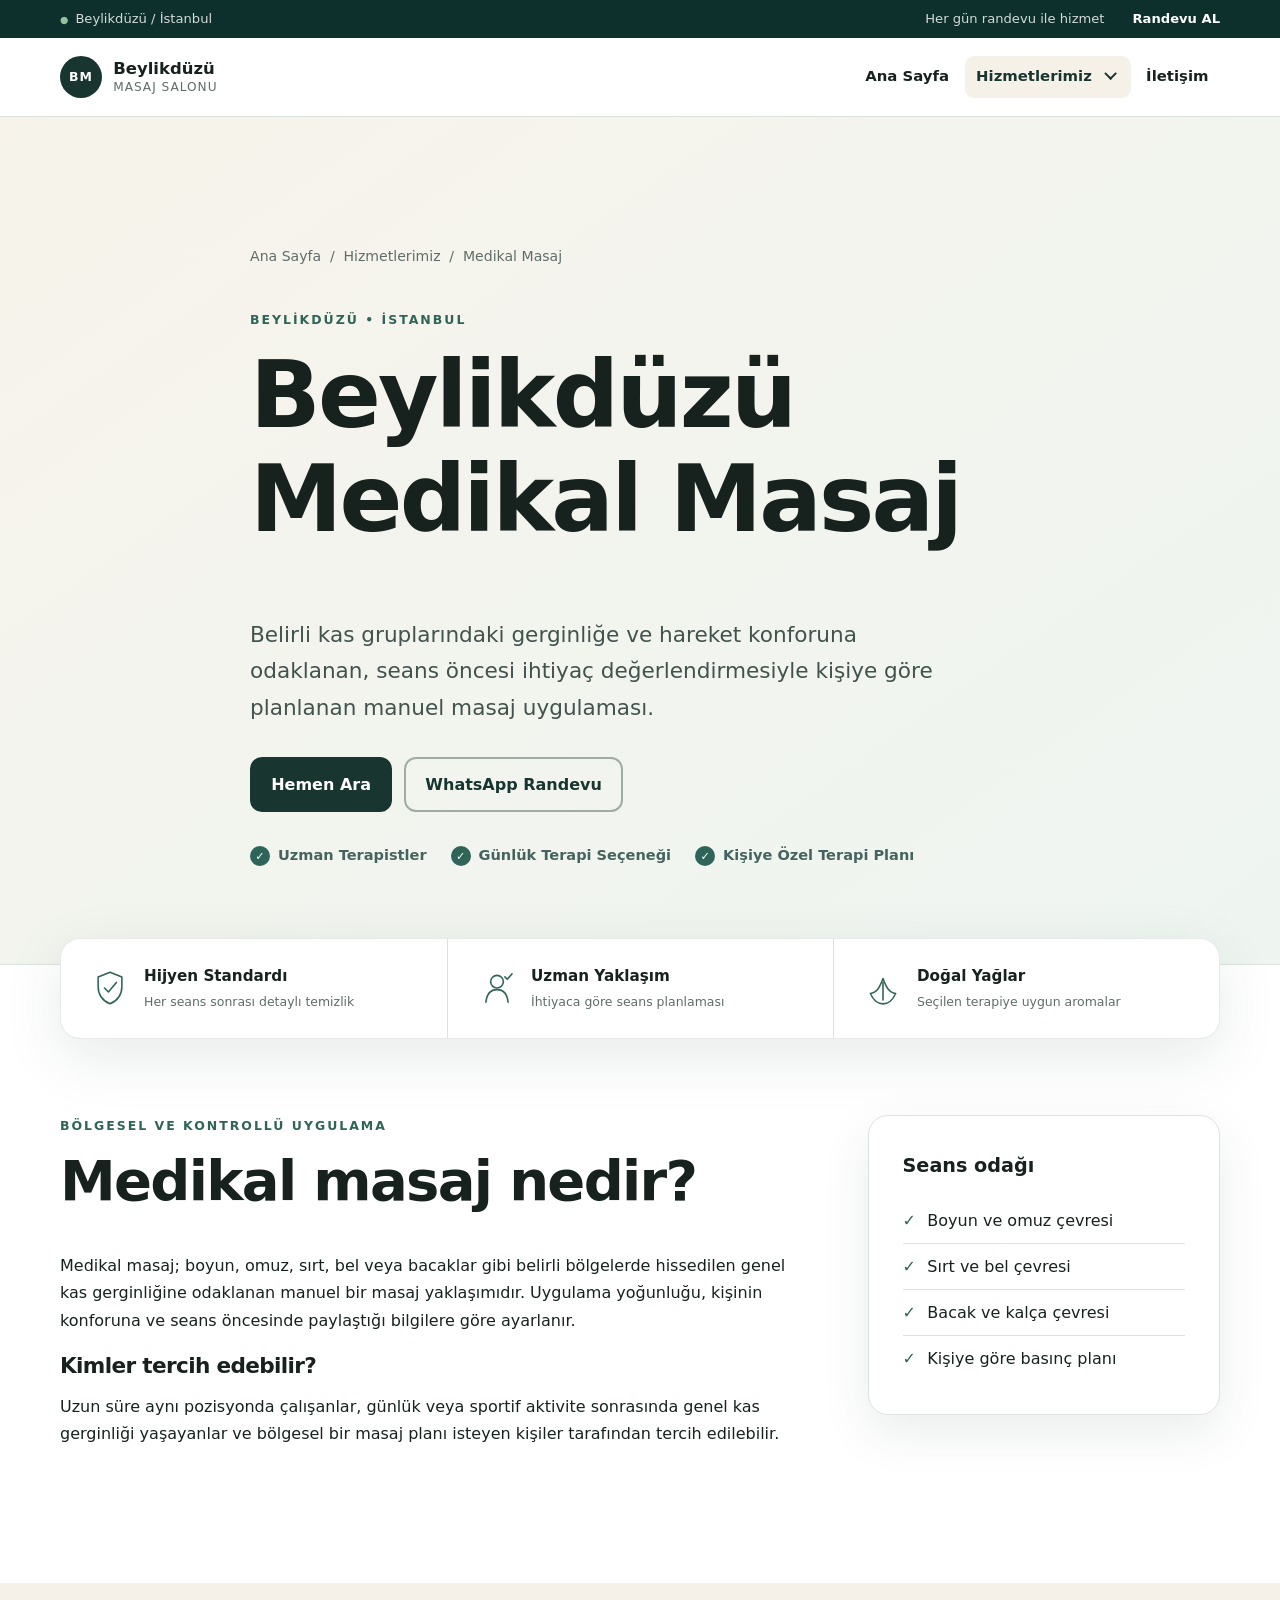
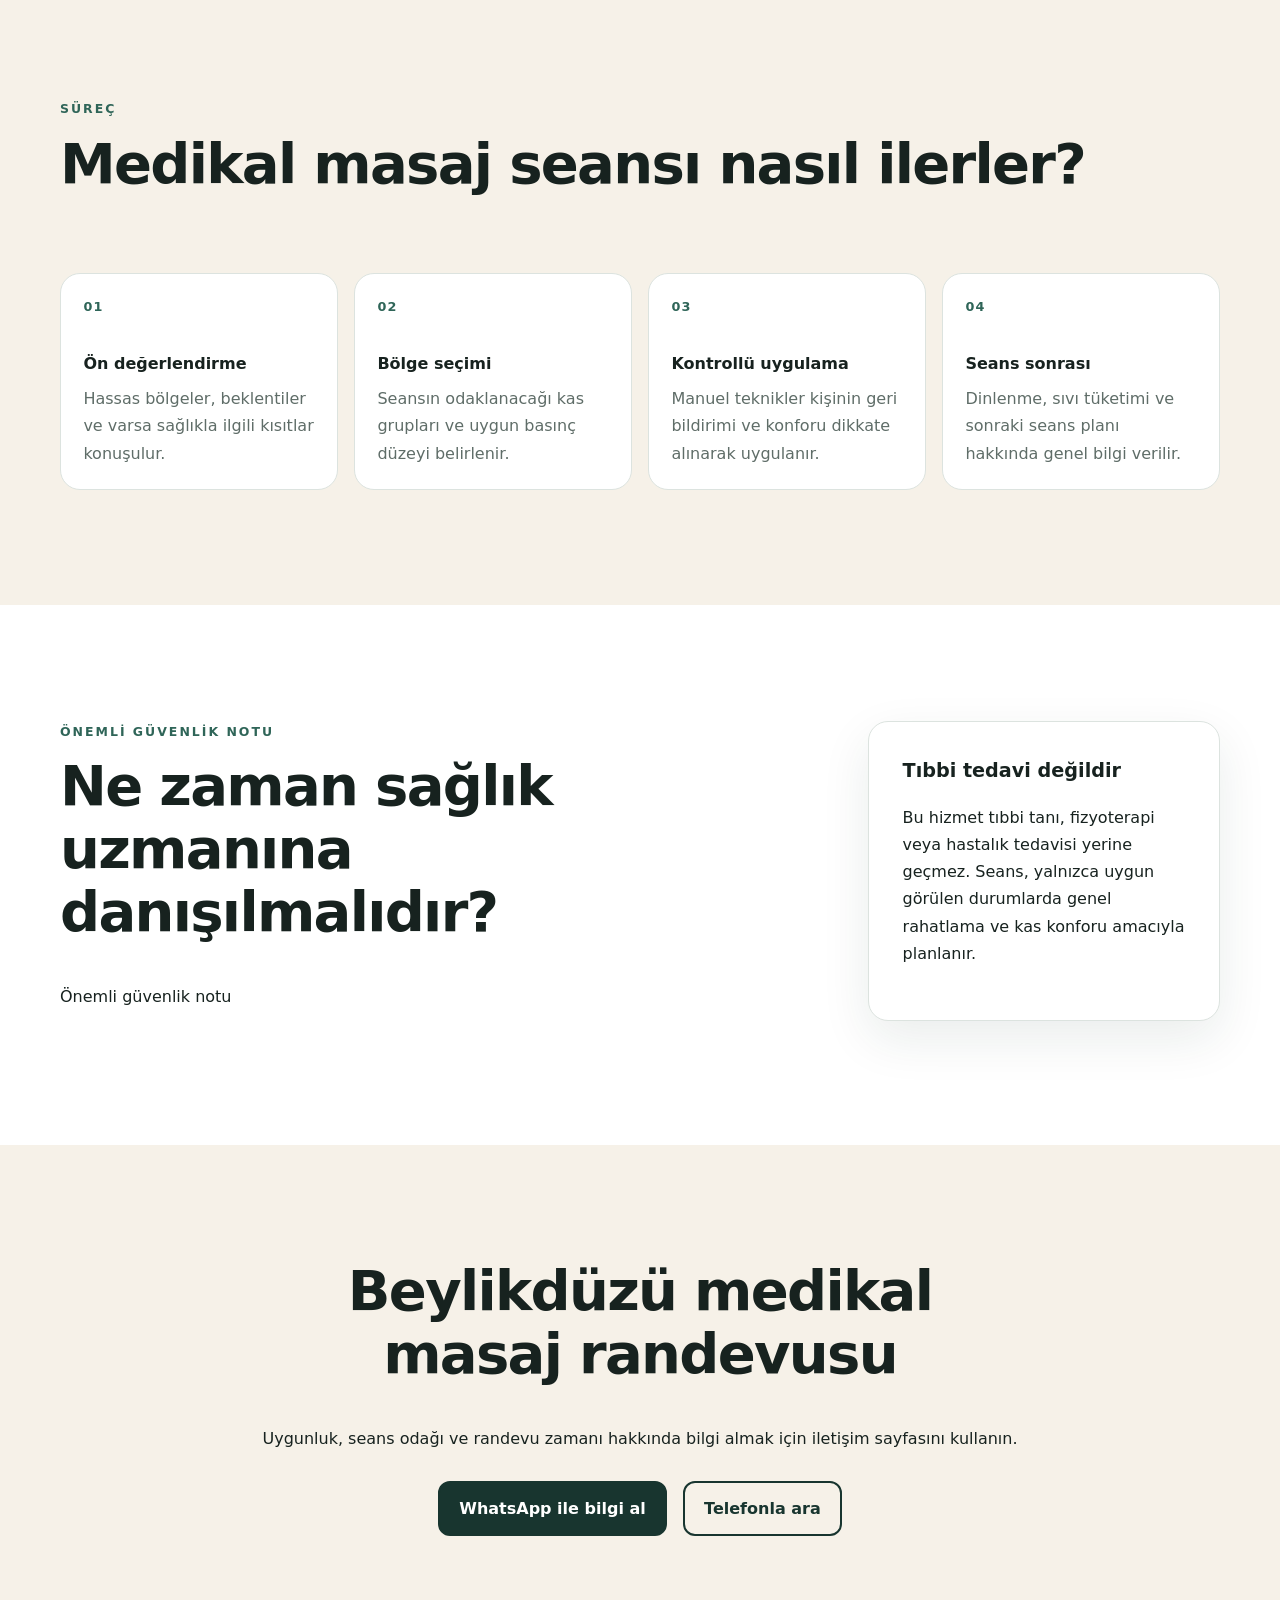
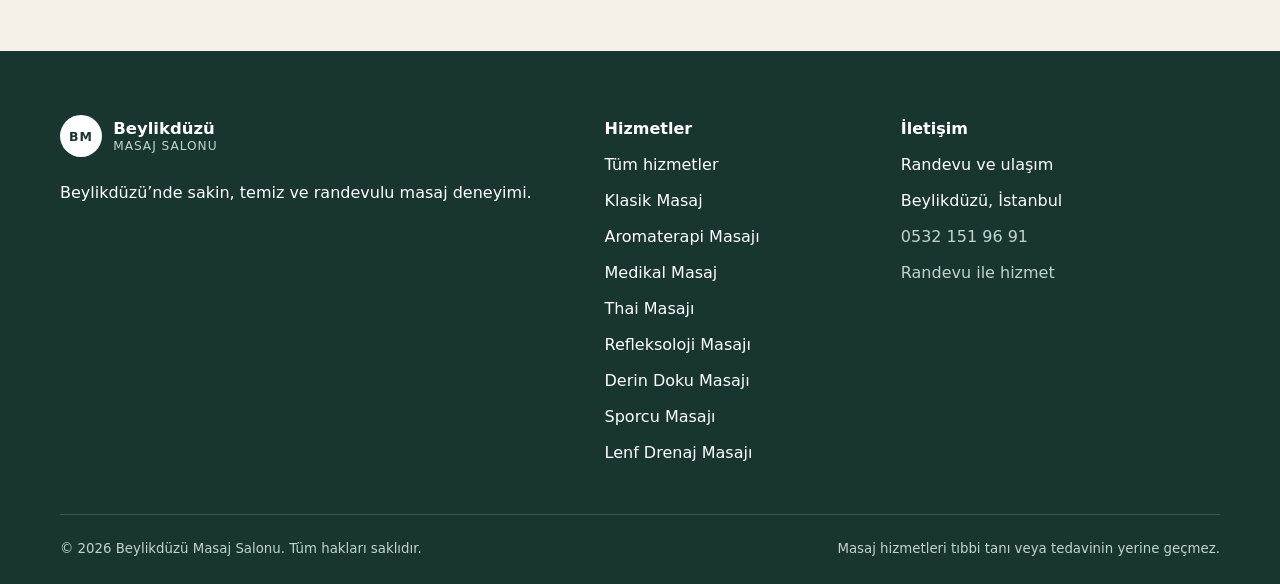
<file: beylikduzumasajsalonu/medikal-masaj.html>
<!doctype html>
<html lang="tr"><head>
<!-- Google tag (gtag.js) -->
<script async src="https://www.googletagmanager.com/gtag/js?id=GT-M6XWMHWS"></script>
<script>
  window.dataLayer = window.dataLayer || [];
  function gtag(){dataLayer.push(arguments);}
  gtag('js', new Date());

  gtag('config', 'GT-M6XWMHWS');
  gtag('config', 'AW-16541532086');
</script>
<meta charset="utf-8"><meta name="viewport" content="width=device-width,initial-scale=1"><title>Medikal Masaj Beylikdüzü | Beylikdüzü Masaj Salonu</title><meta name="description" content="Beylikdüzü medikal masaj hizmeti; belirli kas gruplarındaki gerginliğe ve hareket konforuna odaklanan, kişiye göre planlanan manuel uygulama."><meta name="robots" content="index,follow,max-image-preview:large,max-snippet:-1,max-video-preview:-1"><meta name="theme-color" content="#18352f"><meta name="color-scheme" content="light"><link rel="canonical" href="https://beylikduzumasajsalonu.com/medikal-masaj.html"><link rel="alternate" hreflang="tr-TR" href="https://beylikduzumasajsalonu.com/medikal-masaj.html"><link rel="icon" href="favicon.svg" type="image/svg+xml"><link rel="stylesheet" href="css/medikal-masaj.css"><link rel="stylesheet" href="css/topbar.css"><meta property="og:locale" content="tr_TR"><meta property="og:type" content="website"><meta property="og:site_name" content="Beylikdüzü Masaj Salonu"><meta property="og:title" content="Medikal Masaj Beylikdüzü | Beylikdüzü Masaj Salonu"><meta property="og:description" content="Beylikdüzü medikal masaj hizmeti; belirli kas gruplarındaki gerginliğe ve hareket konforuna odaklanan, kişiye göre planlanan manuel uygulama."><meta property="og:url" content="https://beylikduzumasajsalonu.com/medikal-masaj.html"><meta name="twitter:card" content="summary"><meta name="twitter:title" content="Medikal Masaj Beylikdüzü | Beylikdüzü Masaj Salonu"><meta name="twitter:description" content="Beylikdüzü medikal masaj hizmeti; belirli kas gruplarındaki gerginliğe ve hareket konforuna odaklanan, kişiye göre planlanan manuel uygulama."><script type="application/ld+json">{"@context":"https://schema.org","@type":"Service","name":"Medikal Masaj","serviceType":"Medikal Masaj","description":"Beylikdüzü'nde belirli kas gruplarındaki gerginliğe ve hareket konforuna odaklanan, kişiye göre planlanan manuel masaj hizmeti.","areaServed":{"@type":"AdministrativeArea","name":"Beylikdüzü, İstanbul"},"provider":{"@type":"LocalBusiness","@id":"https://beylikduzumasajsalonu.com/#business","name":"Beylikdüzü Masaj Salonu","url":"https://beylikduzumasajsalonu.com/"}}</script><script type="application/ld+json">{"@context":"https://schema.org","@type":"BreadcrumbList","itemListElement":[{"@type":"ListItem","position":1,"name":"Ana Sayfa","item":"https://beylikduzumasajsalonu.com/"},{"@type":"ListItem","position":2,"name":"Hizmetlerimiz","item":"https://beylikduzumasajsalonu.com/hizmetler.html"},{"@type":"ListItem","position":3,"name":"Medikal Masaj","item":"https://beylikduzumasajsalonu.com/medikal-masaj.html"}]}</script></head>
<body><a class="skip-link" href="#ana-icerik">İçeriğe geç</a><div class="topbar"><div class="container topbar__inner"><p><span aria-hidden="true">●</span>Beylikdüzü / İstanbul</p><p class="topbar__hours">Her gün randevu ile hizmet</p><a href="tel:+905321519691" aria-label="0532 151 96 91 numarasını ara" onclick="gtag('event','phone_call_topbar',{'phone_number':'+905321519691'});">Randevu AL</a></div></div><header class="site-header"><div class="container header-inner"><a class="brand" href="/" aria-label="Beylikdüzü Masaj Salonu ana sayfa"><span class="brand-mark" aria-hidden="true">BM</span><span><strong>Beylikdüzü</strong><small>Masaj Salonu</small></span></a><div class="nav-menu"><button class="menu-toggle" type="button" aria-label="Ana menüyü aç veya kapat" aria-expanded="false" aria-controls="site-navigation"><span class="menu-toggle-text">Menü</span><span class="menu-icon" aria-hidden="true"><span></span><span></span><span></span></span></button><button class="menu-backdrop" type="button" aria-label="Menüyü kapat" tabindex="-1"></button><nav class="site-nav" id="site-navigation" aria-label="Ana menü"><a href="/">Ana Sayfa</a><details class="submenu"><summary class="submenu-toggle is-active"><span>Hizmetlerimiz</span><span class="submenu-arrow" aria-hidden="true">⌄</span></summary><div class="submenu-panel"><a href="hizmetler.html">Tüm Hizmetler</a><a href="klasik-masaj.html">Klasik Masaj</a><a href="aromaterapi-masaji.html">Aromaterapi Masajı</a><a href="medikal-masaj.html" aria-current="page">Medikal Masaj</a><a href="thai-masaji.html">Thai Masajı</a><a href="refleksoloji-masaji.html">Refleksoloji Masajı</a><a href="derin-doku-masaji.html">Derin Doku Masajı</a><a href="sporcu-masaji.html">Sporcu Masajı</a><a href="lenf-drenaj-masaji.html">Lenf Drenaj Masajı</a></div></details><a href="iletisim.html">İletişim</a></nav></div></div></header><main id="ana-icerik"><section class="page-hero"><div class="container narrow"><nav class="breadcrumbs" aria-label="Sayfa yolu"><a href="/">Ana Sayfa</a><span aria-hidden="true">/</span><a href="hizmetler.html">Hizmetlerimiz</a><span aria-hidden="true">/</span><span aria-current="page">Medikal Masaj</span></nav><p class="eyebrow">Beylikdüzü • İstanbul</p><h1>Beylikdüzü Medikal Masaj</h1><p class="lead">Belirli kas gruplarındaki gerginliğe ve hareket konforuna odaklanan, seans öncesi ihtiyaç değerlendirmesiyle kişiye göre planlanan manuel masaj uygulaması.</p><div class="hero__actions"><a class="button" href="tel:+905321519691" onclick="gtag('event','phone_call_hero',{'phone_number':'+905321519691'});">Hemen Ara</a><a class="button button--outline" href="https://wa.me/905321519691?text=Merhaba%2C%20masaj%20randevusu%20olu%C5%9Fturmak%20istiyorum.%20L%C3%BCtfen%20bilgi%20verebilir%20misiniz%3F" rel="nofollow" onclick="gtag('event','whatsapp_click_hero',{'phone_number':'+905321519691'});">WhatsApp Randevu</a></div><ul class="hero__features" aria-label="Öne çıkan özellikler"><li>Uzman Terapistler</li><li>Günlük Terapi Seçeneği</li><li>Kişiye Özel Terapi Planı</li></ul></div></section><section class="trust-strip" aria-label="Hizmet standartları"><div class="container trust-grid"><article><svg viewBox="0 0 48 48" aria-hidden="true"><path d="M24 4 39 10v12c0 10-6 18-15 22C15 40 9 32 9 22V10l15-6Z"></path><path d="m17 24 5 5 10-12"></path></svg><div><strong>Hijyen Standardı</strong><span>Her seans sonrası detaylı temizlik</span></div></article><article><svg viewBox="0 0 48 48" aria-hidden="true"><circle cx="24" cy="16" r="8"></circle><path d="M10 42c1-10 6-16 14-16s13 6 14 16"></path><path d="m34 10 3 3 6-7"></path></svg><div><strong>Uzman Yaklaşım</strong><span>İhtiyaca göre seans planlaması</span></div></article><article><svg viewBox="0 0 48 48" aria-hidden="true"><path d="M8 31c8-1 12-8 16-19 4 11 8 18 16 19-4 9-10 13-16 13S12 40 8 31Z"></path><path d="M24 17v22"></path></svg><div><strong>Doğal Yağlar</strong><span>Seçilen terapiye uygun aromalar</span></div></article></div></section><section class="section"><div class="container split"><div><p class="eyebrow">Bölgesel ve kontrollü uygulama</p><h2>Medikal masaj nedir?</h2><p>Medikal masaj; boyun, omuz, sırt, bel veya bacaklar gibi belirli bölgelerde hissedilen genel kas gerginliğine odaklanan manuel bir masaj yaklaşımıdır. Uygulama yoğunluğu, kişinin konforuna ve seans öncesinde paylaştığı bilgilere göre ayarlanır.</p><h3>Kimler tercih edebilir?</h3><p>Uzun süre aynı pozisyonda çalışanlar, günlük veya sportif aktivite sonrasında genel kas gerginliği yaşayanlar ve bölgesel bir masaj planı isteyen kişiler tarafından tercih edilebilir.</p></div><aside class="info-card"><strong>Seans odağı</strong><ul class="check-list"><li>Boyun ve omuz çevresi</li><li>Sırt ve bel çevresi</li><li>Bacak ve kalça çevresi</li><li>Kişiye göre basınç planı</li></ul></aside></div></section><section class="section section-tint"><div class="container"><div class="section-heading"><div><p class="eyebrow">Süreç</p><h2>Medikal masaj seansı nasıl ilerler?</h2></div></div><ol class="steps"><li><strong>Ön değerlendirme</strong><span>Hassas bölgeler, beklentiler ve varsa sağlıkla ilgili kısıtlar konuşulur.</span></li><li><strong>Bölge seçimi</strong><span>Seansın odaklanacağı kas grupları ve uygun basınç düzeyi belirlenir.</span></li><li><strong>Kontrollü uygulama</strong><span>Manuel teknikler kişinin geri bildirimi ve konforu dikkate alınarak uygulanır.</span></li><li><strong>Seans sonrası</strong><span>Dinlenme, sıvı tüketimi ve sonraki seans planı hakkında genel bilgi verilir.</span></li></ol></div></section><section class="section"><div class="container split"><div><p class="eyebrow">Önemli güvenlik notu</p><h2>Ne zaman sağlık uzmanına danışılmalıdır?</h2><p>Önemli güvenlik notu</p></div><aside class="info-card"><strong>Tıbbi tedavi değildir</strong><p>Bu hizmet tıbbi tanı, fizyoterapi veya hastalık tedavisi yerine geçmez. Seans, yalnızca uygun görülen durumlarda genel rahatlama ve kas konforu amacıyla planlanır.</p></aside></div></section><section class="section section-tint"><div class="container narrow center"><h2>Beylikdüzü medikal masaj randevusu</h2><p>Uygunluk, seans odağı ve randevu zamanı hakkında bilgi almak için iletişim sayfasını kullanın.</p><div class="actions center-actions"><a class="button" href="https://wa.me/905321519691?text=Merhaba%2C%20Medikal%20Masaj%20hakk%C4%B1nda%20bilgi%20almak%20ve%20uygun%20randevu%20saatlerini%20%C3%B6%C4%9Frenmek%20istiyorum." target="_blank" rel="noopener noreferrer" onclick="gtag('event','whatsapp_click_cta',{'phone_number':'+905321519691'});">WhatsApp ile bilgi al</a><a class="button secondary" href="tel:+905321519691" onclick="gtag('event','phone_call_cta',{'phone_number':'+905321519691'});">Telefonla ara</a></div></div></section></main><footer class="site-footer"><div class="container footer-grid"><div><a class="brand brand-footer" href="/"><span class="brand-mark" aria-hidden="true">BM</span><span><strong>Beylikdüzü</strong><small>Masaj Salonu</small></span></a><p>Beylikdüzü’nde sakin, temiz ve randevulu masaj deneyimi.</p></div><div><strong>Hizmetler</strong><a href="hizmetler.html">Tüm hizmetler</a><a href="klasik-masaj.html">Klasik Masaj</a><a href="aromaterapi-masaji.html">Aromaterapi Masajı</a><a href="medikal-masaj.html">Medikal Masaj</a><a href="thai-masaji.html">Thai Masajı</a><a href="refleksoloji-masaji.html">Refleksoloji Masajı</a><a href="derin-doku-masaji.html">Derin Doku Masajı</a><a href="sporcu-masaji.html">Sporcu Masajı</a><a href="lenf-drenaj-masaji.html">Lenf Drenaj Masajı</a></div><div><strong>İletişim</strong><a href="iletisim.html">Randevu ve ulaşım</a><span>Beylikdüzü, İstanbul</span><a class="muted" href="tel:+905321519691" onclick="gtag('event','phone_call_footer',{'phone_number':'+905321519691'});">0532 151 96 91</a><span class="muted">Randevu ile hizmet</span></div></div><div class="container footer-bottom"><small>© 2026 Beylikdüzü Masaj Salonu. Tüm hakları saklıdır.</small><small>Masaj hizmetleri tıbbi tanı veya tedavinin yerine geçmez.</small></div></footer><nav class="mobile-actions" aria-label="Hızlı iletişim"><a class="mobile-actions__call" href="tel:+905321519691" onclick="gtag('event','phone_call_mobile',{'phone_number':'+905321519691'});">Ara</a><a class="mobile-actions__whatsapp" href="https://wa.me/905321519691?text=Merhaba%2C%20masaj%20randevusu%20olu%C5%9Fturmak%20istiyorum.%20L%C3%BCtfen%20bilgi%20verebilir%20misiniz%3F" rel="nofollow" onclick="gtag('event','whatsapp_click_mobile',{'phone_number':'+905321519691'});">WhatsApp</a></nav><script src="js/medikal-masaj.js" defer></script></body></html>
</file>
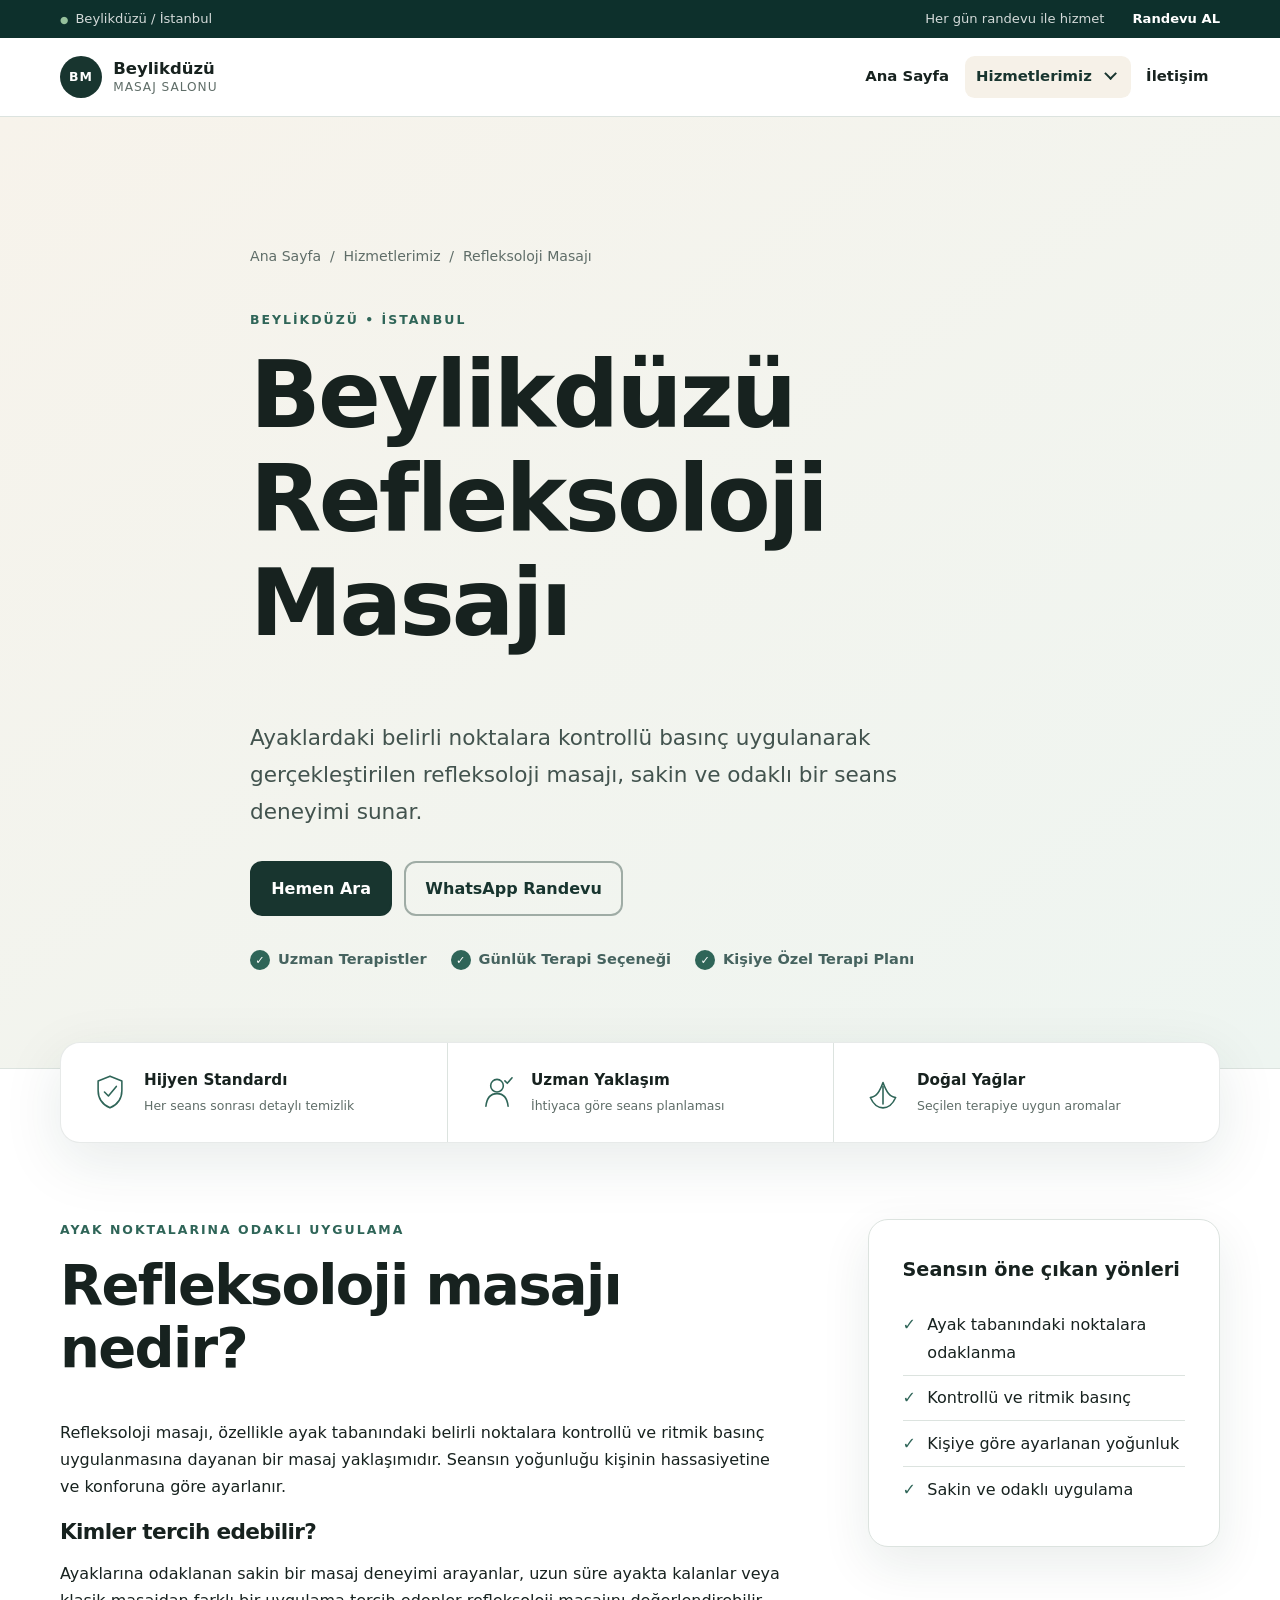
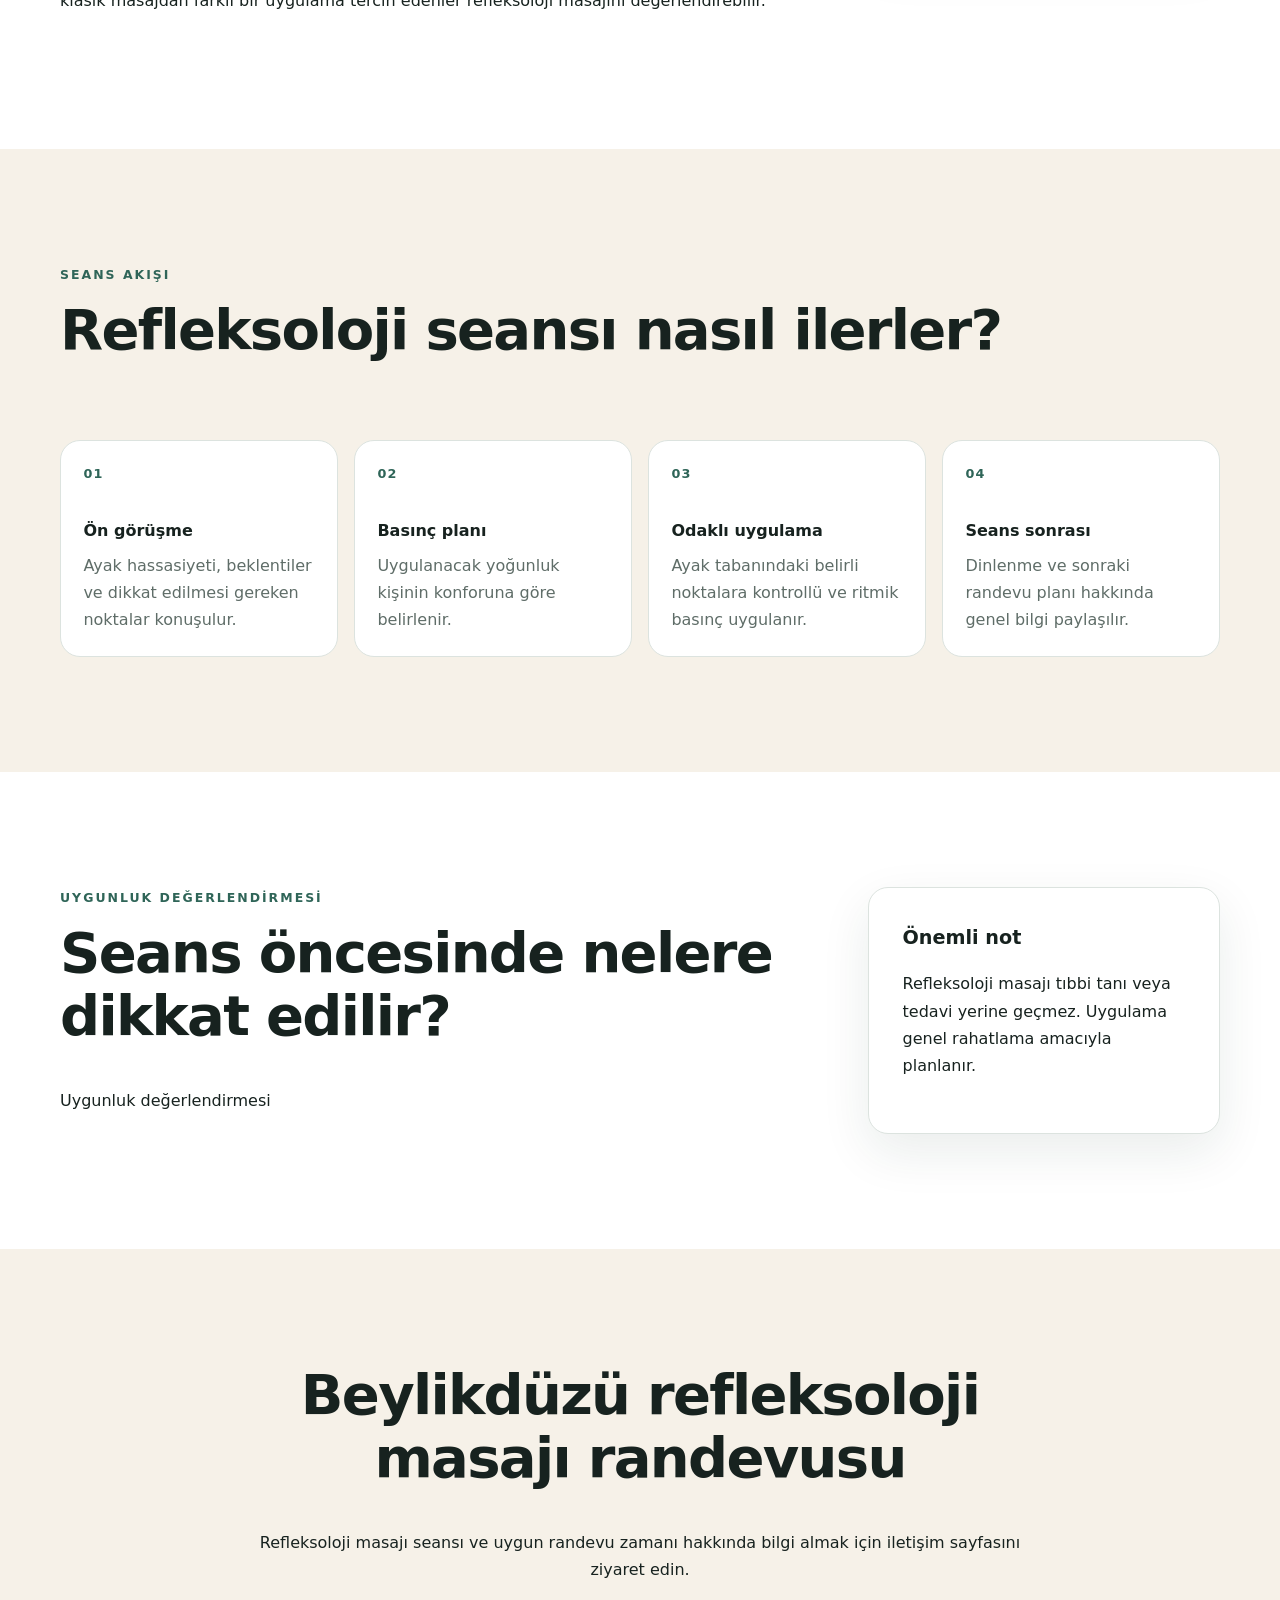
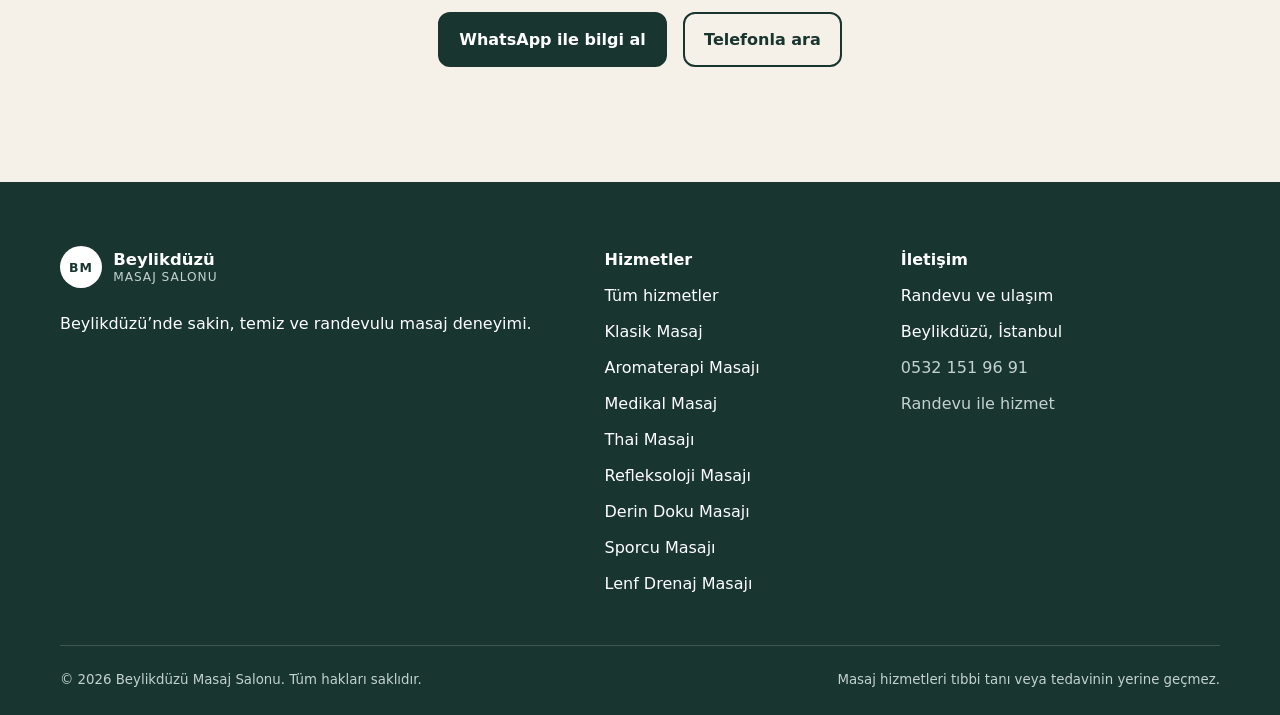
<file: beylikduzumasajsalonu/refleksoloji-masaji.html>
<!doctype html><html lang="tr"><head><!-- Google tag (gtag.js) -->
<script async src="https://www.googletagmanager.com/gtag/js?id=GT-M6XWMHWS"></script>
<script>
  window.dataLayer = window.dataLayer || [];
  function gtag(){dataLayer.push(arguments);}
  gtag('js', new Date());

  gtag('config', 'GT-M6XWMHWS');
  gtag('config', 'AW-16541532086');
</script><meta charset="utf-8"><meta name="viewport" content="width=device-width,initial-scale=1"><title>Refleksoloji Masajı Beylikdüzü | Beylikdüzü Masaj Salonu</title><meta name="description" content="Beylikdüzü refleksoloji masajı hizmeti; ayaklardaki belirli noktalara kontrollü basınç uygulanarak sakin ve odaklı bir masaj deneyimi sunar."><meta name="robots" content="index,follow,max-image-preview:large,max-snippet:-1,max-video-preview:-1"><meta name="theme-color" content="#18352f"><meta name="color-scheme" content="light"><link rel="canonical" href="https://beylikduzumasajsalonu.com/refleksoloji-masaji.html"><link rel="alternate" hreflang="tr-TR" href="https://beylikduzumasajsalonu.com/refleksoloji-masaji.html"><link rel="icon" href="favicon.svg" type="image/svg+xml"><link rel="stylesheet" href="css/refleksoloji-masaji.css"><link rel="stylesheet" href="css/topbar.css"><meta property="og:locale" content="tr_TR"><meta property="og:type" content="website"><meta property="og:site_name" content="Beylikdüzü Masaj Salonu"><meta property="og:title" content="Refleksoloji Masajı Beylikdüzü | Beylikdüzü Masaj Salonu"><meta property="og:description" content="Beylikdüzü refleksoloji masajı hizmeti; ayaklardaki belirli noktalara kontrollü basınç uygulanarak sakin ve odaklı bir masaj deneyimi sunar."><meta property="og:url" content="https://beylikduzumasajsalonu.com/refleksoloji-masaji.html"><meta name="twitter:card" content="summary"><meta name="twitter:title" content="Refleksoloji Masajı Beylikdüzü | Beylikdüzü Masaj Salonu"><meta name="twitter:description" content="Beylikdüzü refleksoloji masajı hizmeti; ayaklardaki belirli noktalara kontrollü basınç uygulanarak sakin ve odaklı bir masaj deneyimi sunar."><script type="application/ld+json">{"@context":"https://schema.org","@type":"Service","name":"Refleksoloji Masajı","serviceType":"Refleksoloji Masajı","description":"Beylikdüzü'nde ayaklardaki belirli noktalara kontrollü basınç uygulanarak gerçekleştirilen refleksoloji masajı hizmeti.","areaServed":{"@type":"AdministrativeArea","name":"Beylikdüzü, İstanbul"},"provider":{"@type":"LocalBusiness","@id":"https://beylikduzumasajsalonu.com/#business","name":"Beylikdüzü Masaj Salonu","url":"https://beylikduzumasajsalonu.com/"}}</script><script type="application/ld+json">{"@context":"https://schema.org","@type":"BreadcrumbList","itemListElement":[{"@type":"ListItem","position":1,"name":"Ana Sayfa","item":"https://beylikduzumasajsalonu.com/"},{"@type":"ListItem","position":2,"name":"Hizmetlerimiz","item":"https://beylikduzumasajsalonu.com/hizmetler.html"},{"@type":"ListItem","position":3,"name":"Refleksoloji Masajı","item":"https://beylikduzumasajsalonu.com/refleksoloji-masaji.html"}]}</script></head><body><a class="skip-link" href="#ana-icerik">İçeriğe geç</a><div class="topbar"><div class="container topbar__inner"><p><span aria-hidden="true">●</span>Beylikdüzü / İstanbul</p><p class="topbar__hours">Her gün randevu ile hizmet</p><a href="tel:+905321519691" aria-label="0532 151 96 91 numarasını ara" onclick="gtag('event','phone_call_topbar',{'phone_number':'+905321519691'});">Randevu AL</a></div></div><header class="site-header"><div class="container header-inner"><a class="brand" href="/" aria-label="Beylikdüzü Masaj Salonu ana sayfa"><span class="brand-mark" aria-hidden="true">BM</span><span><strong>Beylikdüzü</strong><small>Masaj Salonu</small></span></a><div class="nav-menu"><button class="menu-toggle" type="button" aria-label="Ana menüyü aç veya kapat" aria-expanded="false" aria-controls="site-navigation"><span class="menu-toggle-text">Menü</span><span class="menu-icon" aria-hidden="true"><span></span><span></span><span></span></span></button><button class="menu-backdrop" type="button" aria-label="Menüyü kapat" tabindex="-1"></button><nav class="site-nav" id="site-navigation" aria-label="Ana menü"><a href="/">Ana Sayfa</a><details class="submenu"><summary class="submenu-toggle is-active"><span>Hizmetlerimiz</span><span class="submenu-arrow" aria-hidden="true">⌄</span></summary><div class="submenu-panel"><a href="hizmetler.html">Tüm Hizmetler</a><a href="klasik-masaj.html">Klasik Masaj</a><a href="aromaterapi-masaji.html">Aromaterapi Masajı</a><a href="medikal-masaj.html">Medikal Masaj</a><a href="thai-masaji.html">Thai Masajı</a><a href="refleksoloji-masaji.html" aria-current="page">Refleksoloji Masajı</a><a href="derin-doku-masaji.html">Derin Doku Masajı</a><a href="sporcu-masaji.html">Sporcu Masajı</a><a href="lenf-drenaj-masaji.html">Lenf Drenaj Masajı</a></div></details><a href="iletisim.html">İletişim</a></nav></div></div></header><main id="ana-icerik"><section class="page-hero"><div class="container narrow"><nav class="breadcrumbs" aria-label="Sayfa yolu"><a href="/">Ana Sayfa</a><span aria-hidden="true">/</span><a href="hizmetler.html">Hizmetlerimiz</a><span aria-hidden="true">/</span><span aria-current="page">Refleksoloji Masajı</span></nav><p class="eyebrow">Beylikdüzü • İstanbul</p><h1>Beylikdüzü Refleksoloji Masajı</h1><p class="lead">Ayaklardaki belirli noktalara kontrollü basınç uygulanarak gerçekleştirilen refleksoloji masajı, sakin ve odaklı bir seans deneyimi sunar.</p><div class="hero__actions"><a class="button" href="tel:+905321519691" onclick="gtag('event','phone_call_hero',{'phone_number':'+905321519691'});">Hemen Ara</a><a class="button button--outline" href="https://wa.me/905321519691?text=Merhaba%2C%20masaj%20randevusu%20olu%C5%9Fturmak%20istiyorum.%20L%C3%BCtfen%20bilgi%20verebilir%20misiniz%3F" rel="nofollow" onclick="gtag('event','whatsapp_click_hero',{'phone_number':'+905321519691'});">WhatsApp Randevu</a></div><ul class="hero__features" aria-label="Öne çıkan özellikler"><li>Uzman Terapistler</li><li>Günlük Terapi Seçeneği</li><li>Kişiye Özel Terapi Planı</li></ul></div></section><section class="trust-strip" aria-label="Hizmet standartları"><div class="container trust-grid"><article><svg viewBox="0 0 48 48" aria-hidden="true"><path d="M24 4 39 10v12c0 10-6 18-15 22C15 40 9 32 9 22V10l15-6Z"></path><path d="m17 24 5 5 10-12"></path></svg><div><strong>Hijyen Standardı</strong><span>Her seans sonrası detaylı temizlik</span></div></article><article><svg viewBox="0 0 48 48" aria-hidden="true"><circle cx="24" cy="16" r="8"></circle><path d="M10 42c1-10 6-16 14-16s13 6 14 16"></path><path d="m34 10 3 3 6-7"></path></svg><div><strong>Uzman Yaklaşım</strong><span>İhtiyaca göre seans planlaması</span></div></article><article><svg viewBox="0 0 48 48" aria-hidden="true"><path d="M8 31c8-1 12-8 16-19 4 11 8 18 16 19-4 9-10 13-16 13S12 40 8 31Z"></path><path d="M24 17v22"></path></svg><div><strong>Doğal Yağlar</strong><span>Seçilen terapiye uygun aromalar</span></div></article></div></section><section class="section"><div class="container split"><div><p class="eyebrow">Ayak noktalarına odaklı uygulama</p><h2>Refleksoloji masajı nedir?</h2><p>Refleksoloji masajı, özellikle ayak tabanındaki belirli noktalara kontrollü ve ritmik basınç uygulanmasına dayanan bir masaj yaklaşımıdır. Seansın yoğunluğu kişinin hassasiyetine ve konforuna göre ayarlanır.</p><h3>Kimler tercih edebilir?</h3><p>Ayaklarına odaklanan sakin bir masaj deneyimi arayanlar, uzun süre ayakta kalanlar veya klasik masajdan farklı bir uygulama tercih edenler refleksoloji masajını değerlendirebilir.</p></div><aside class="info-card"><strong>Seansın öne çıkan yönleri</strong><ul class="check-list"><li>Ayak tabanındaki noktalara odaklanma</li><li>Kontrollü ve ritmik basınç</li><li>Kişiye göre ayarlanan yoğunluk</li><li>Sakin ve odaklı uygulama</li></ul></aside></div></section><section class="section section-tint"><div class="container"><div class="section-heading"><div><p class="eyebrow">Seans akışı</p><h2>Refleksoloji seansı nasıl ilerler?</h2></div></div><ol class="steps"><li><strong>Ön görüşme</strong><span>Ayak hassasiyeti, beklentiler ve dikkat edilmesi gereken noktalar konuşulur.</span></li><li><strong>Basınç planı</strong><span>Uygulanacak yoğunluk kişinin konforuna göre belirlenir.</span></li><li><strong>Odaklı uygulama</strong><span>Ayak tabanındaki belirli noktalara kontrollü ve ritmik basınç uygulanır.</span></li><li><strong>Seans sonrası</strong><span>Dinlenme ve sonraki randevu planı hakkında genel bilgi paylaşılır.</span></li></ol></div></section><section class="section"><div class="container split"><div><p class="eyebrow">Uygunluk değerlendirmesi</p><h2>Seans öncesinde nelere dikkat edilir?</h2><p>Uygunluk değerlendirmesi</p></div><aside class="info-card"><strong>Önemli not</strong><p>Refleksoloji masajı tıbbi tanı veya tedavi yerine geçmez. Uygulama genel rahatlama amacıyla planlanır.</p></aside></div></section><section class="section section-tint"><div class="container narrow center"><h2>Beylikdüzü refleksoloji masajı randevusu</h2><p>Refleksoloji masajı seansı ve uygun randevu zamanı hakkında bilgi almak için iletişim sayfasını ziyaret edin.</p><div class="actions center-actions"><a class="button" href="https://wa.me/905321519691?text=Merhaba%2C%20Refleksoloji%20Masaj%C4%B1%20hakk%C4%B1nda%20bilgi%20almak%20ve%20uygun%20randevu%20saatlerini%20%C3%B6%C4%9Frenmek%20istiyorum." target="_blank" rel="noopener noreferrer" onclick="gtag('event','whatsapp_click_cta',{'phone_number':'+905321519691'});">WhatsApp ile bilgi al</a><a class="button secondary" href="tel:+905321519691" onclick="gtag('event','phone_call_cta',{'phone_number':'+905321519691'});">Telefonla ara</a></div></div></section></main><footer class="site-footer"><div class="container footer-grid"><div><a class="brand brand-footer" href="/"><span class="brand-mark" aria-hidden="true">BM</span><span><strong>Beylikdüzü</strong><small>Masaj Salonu</small></span></a><p>Beylikdüzü’nde sakin, temiz ve randevulu masaj deneyimi.</p></div><div><strong>Hizmetler</strong><a href="hizmetler.html">Tüm hizmetler</a><a href="klasik-masaj.html">Klasik Masaj</a><a href="aromaterapi-masaji.html">Aromaterapi Masajı</a><a href="medikal-masaj.html">Medikal Masaj</a><a href="thai-masaji.html">Thai Masajı</a><a href="refleksoloji-masaji.html">Refleksoloji Masajı</a><a href="derin-doku-masaji.html">Derin Doku Masajı</a><a href="sporcu-masaji.html">Sporcu Masajı</a><a href="lenf-drenaj-masaji.html">Lenf Drenaj Masajı</a></div><div><strong>İletişim</strong><a href="iletisim.html">Randevu ve ulaşım</a><span>Beylikdüzü, İstanbul</span><a class="muted" href="tel:+905321519691" onclick="gtag('event','phone_call_footer',{'phone_number':'+905321519691'});">0532 151 96 91</a><span class="muted">Randevu ile hizmet</span></div></div><div class="container footer-bottom"><small>© 2026 Beylikdüzü Masaj Salonu. Tüm hakları saklıdır.</small><small>Masaj hizmetleri tıbbi tanı veya tedavinin yerine geçmez.</small></div></footer><nav class="mobile-actions" aria-label="Hızlı iletişim"><a class="mobile-actions__call" href="tel:+905321519691" onclick="gtag('event','phone_call_mobile',{'phone_number':'+905321519691'});">Ara</a><a class="mobile-actions__whatsapp" href="https://wa.me/905321519691?text=Merhaba%2C%20masaj%20randevusu%20olu%C5%9Fturmak%20istiyorum.%20L%C3%BCtfen%20bilgi%20verebilir%20misiniz%3F" rel="nofollow" onclick="gtag('event','whatsapp_click_mobile',{'phone_number':'+905321519691'});">WhatsApp</a></nav><script src="js/refleksoloji-masaji.js" defer></script></body></html>
</file>
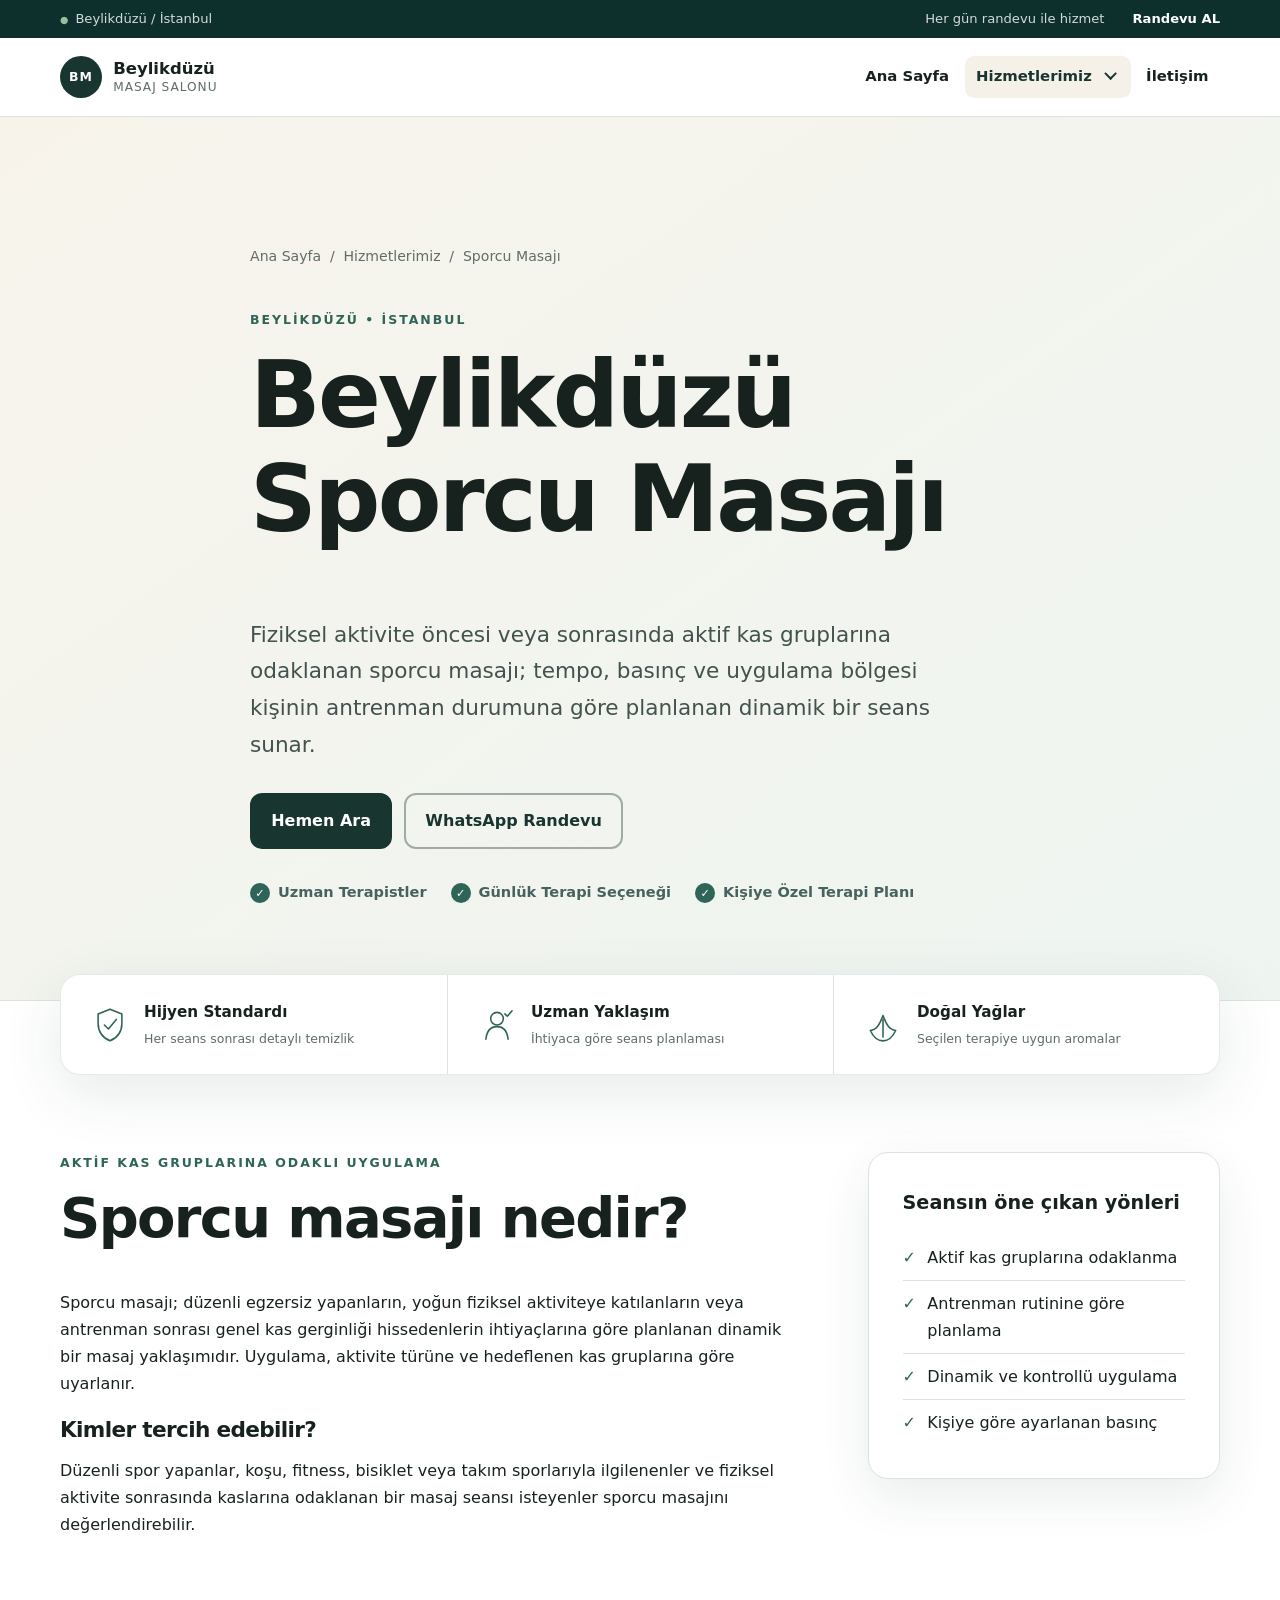
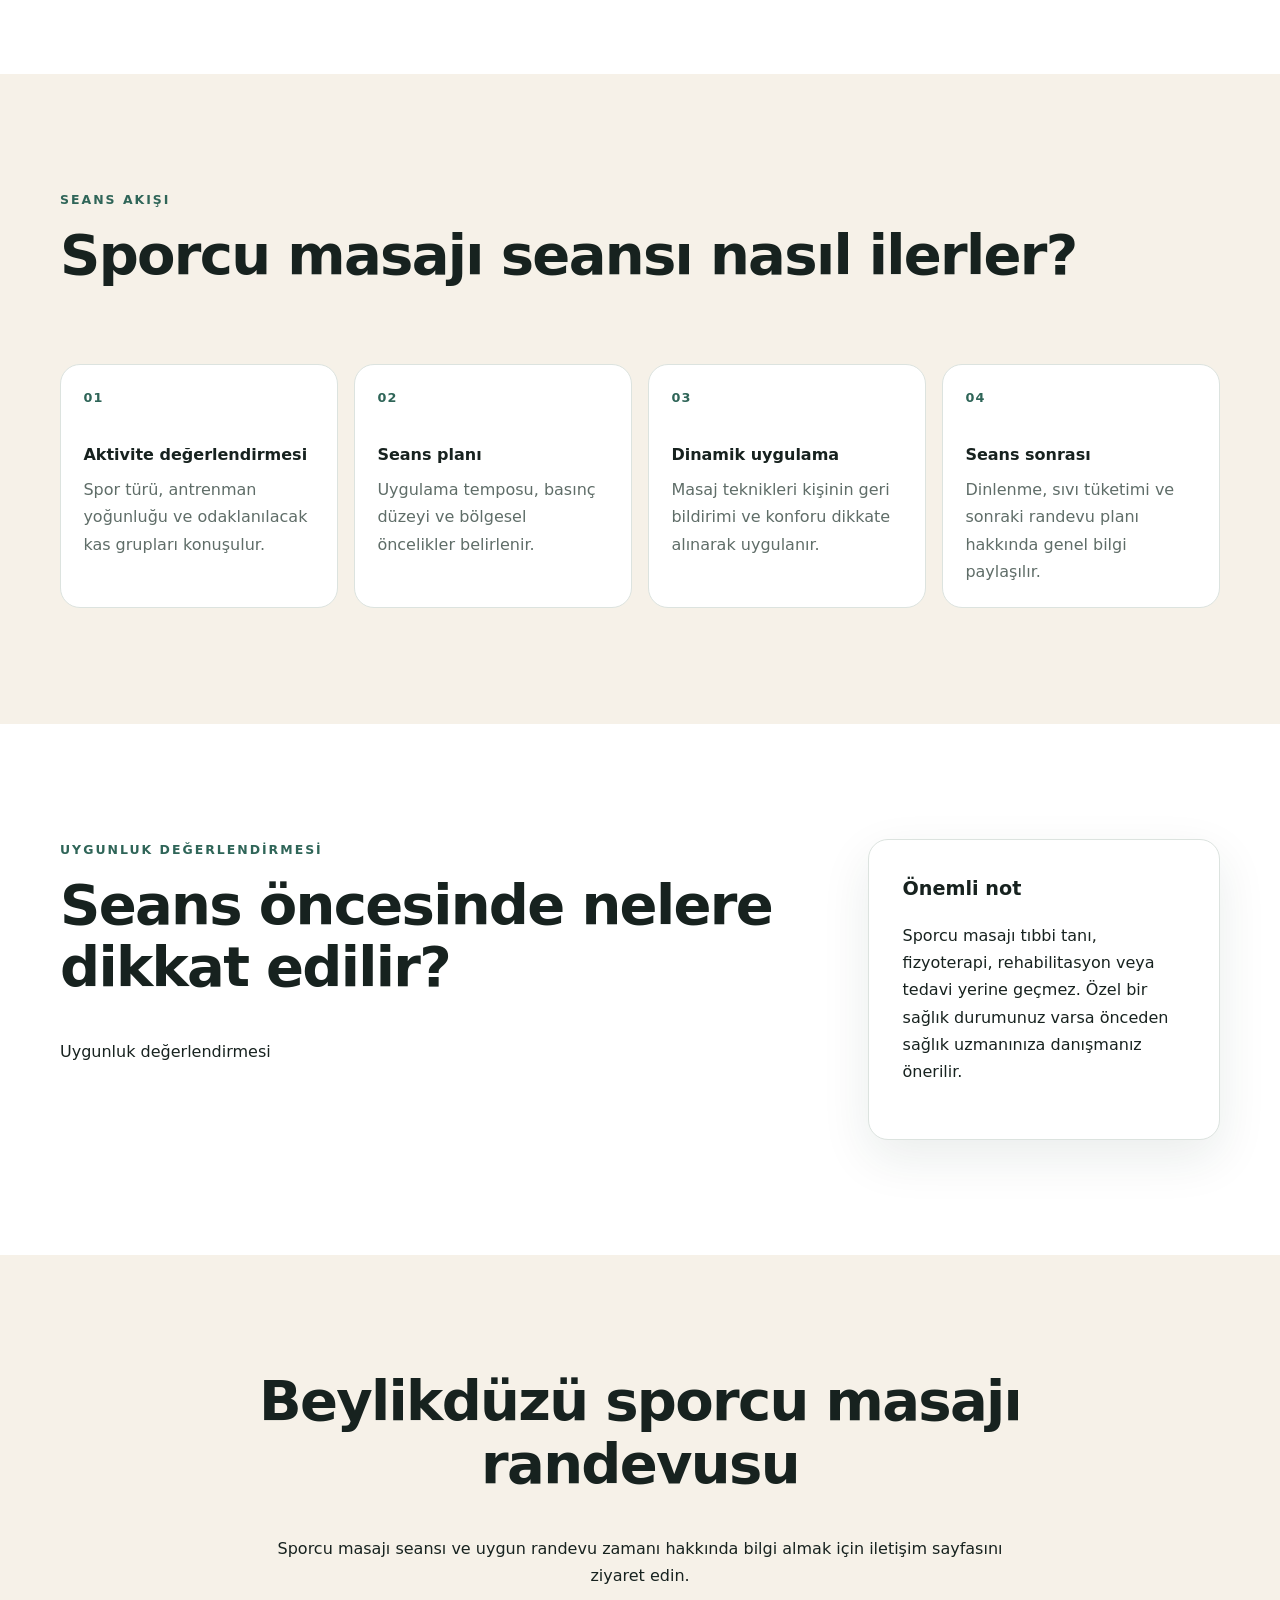
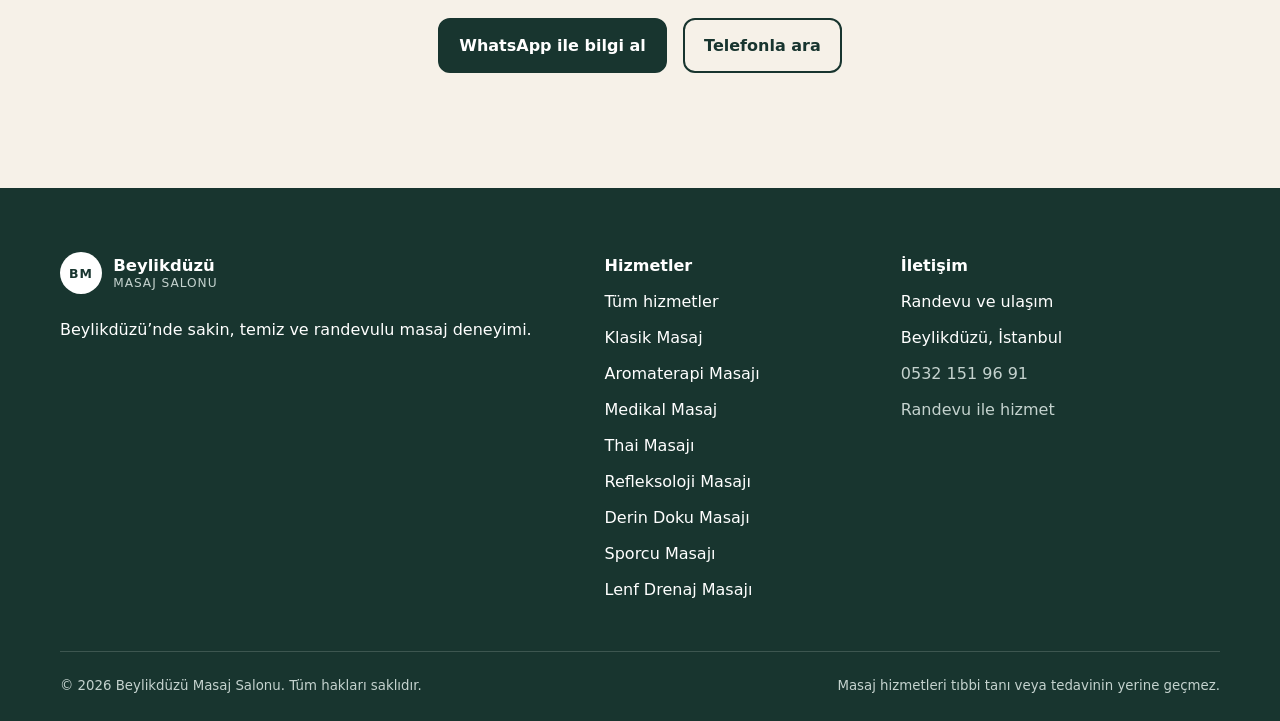
<file: beylikduzumasajsalonu/sporcu-masaji.html>
<!doctype html><html lang="tr"><head><!-- Google tag (gtag.js) -->
<script async src="https://www.googletagmanager.com/gtag/js?id=GT-M6XWMHWS"></script>
<script>
  window.dataLayer = window.dataLayer || [];
  function gtag(){dataLayer.push(arguments);}
  gtag('js', new Date());

  gtag('config', 'GT-M6XWMHWS');
  gtag('config', 'AW-16541532086');
</script><meta charset="utf-8"><meta name="viewport" content="width=device-width,initial-scale=1"><title>Sporcu Masajı Beylikdüzü | Beylikdüzü Masaj Salonu</title><meta name="description" content="Beylikdüzü sporcu masajı hizmeti; fiziksel aktivite öncesi veya sonrasında aktif kas gruplarına odaklanan, kişiye göre planlanan dinamik masaj uygulaması."><meta name="robots" content="index,follow,max-image-preview:large,max-snippet:-1,max-video-preview:-1"><meta name="theme-color" content="#18352f"><meta name="color-scheme" content="light"><link rel="canonical" href="https://beylikduzumasajsalonu.com/sporcu-masaji.html"><link rel="alternate" hreflang="tr-TR" href="https://beylikduzumasajsalonu.com/sporcu-masaji.html"><link rel="icon" href="favicon.svg" type="image/svg+xml"><link rel="stylesheet" href="css/sporcu-masaji.css"><link rel="stylesheet" href="css/topbar.css"><meta property="og:locale" content="tr_TR"><meta property="og:type" content="website"><meta property="og:site_name" content="Beylikdüzü Masaj Salonu"><meta property="og:title" content="Sporcu Masajı Beylikdüzü | Beylikdüzü Masaj Salonu"><meta property="og:description" content="Beylikdüzü sporcu masajı hizmeti; fiziksel aktivite öncesi veya sonrasında aktif kas gruplarına odaklanan, kişiye göre planlanan dinamik masaj uygulaması."><meta property="og:url" content="https://beylikduzumasajsalonu.com/sporcu-masaji.html"><meta name="twitter:card" content="summary"><meta name="twitter:title" content="Sporcu Masajı Beylikdüzü | Beylikdüzü Masaj Salonu"><meta name="twitter:description" content="Beylikdüzü sporcu masajı hizmeti; fiziksel aktivite öncesi veya sonrasında aktif kas gruplarına odaklanan, kişiye göre planlanan dinamik masaj uygulaması."><script type="application/ld+json">{"@context":"https://schema.org","@type":"Service","name":"Sporcu Masajı","serviceType":"Sporcu Masajı","description":"Beylikdüzü'nde fiziksel aktivite öncesi veya sonrasında aktif kas gruplarına odaklanan sporcu masajı hizmeti.","areaServed":{"@type":"AdministrativeArea","name":"Beylikdüzü, İstanbul"},"provider":{"@type":"LocalBusiness","@id":"https://beylikduzumasajsalonu.com/#business","name":"Beylikdüzü Masaj Salonu","url":"https://beylikduzumasajsalonu.com/"}}</script><script type="application/ld+json">{"@context":"https://schema.org","@type":"BreadcrumbList","itemListElement":[{"@type":"ListItem","position":1,"name":"Ana Sayfa","item":"https://beylikduzumasajsalonu.com/"},{"@type":"ListItem","position":2,"name":"Hizmetlerimiz","item":"https://beylikduzumasajsalonu.com/hizmetler.html"},{"@type":"ListItem","position":3,"name":"Sporcu Masajı","item":"https://beylikduzumasajsalonu.com/sporcu-masaji.html"}]}</script></head><body><a class="skip-link" href="#ana-icerik">İçeriğe geç</a><div class="topbar"><div class="container topbar__inner"><p><span aria-hidden="true">●</span>Beylikdüzü / İstanbul</p><p class="topbar__hours">Her gün randevu ile hizmet</p><a href="tel:+905321519691" aria-label="0532 151 96 91 numarasını ara" onclick="gtag('event','phone_call_topbar',{'phone_number':'+905321519691'});">Randevu AL</a></div></div><header class="site-header"><div class="container header-inner"><a class="brand" href="/" aria-label="Beylikdüzü Masaj Salonu ana sayfa"><span class="brand-mark" aria-hidden="true">BM</span><span><strong>Beylikdüzü</strong><small>Masaj Salonu</small></span></a><div class="nav-menu"><button class="menu-toggle" type="button" aria-label="Ana menüyü aç veya kapat" aria-expanded="false" aria-controls="site-navigation"><span class="menu-toggle-text">Menü</span><span class="menu-icon" aria-hidden="true"><span></span><span></span><span></span></span></button><button class="menu-backdrop" type="button" aria-label="Menüyü kapat" tabindex="-1"></button><nav class="site-nav" id="site-navigation" aria-label="Ana menü"><a href="/">Ana Sayfa</a><details class="submenu"><summary class="submenu-toggle is-active"><span>Hizmetlerimiz</span><span class="submenu-arrow" aria-hidden="true">⌄</span></summary><div class="submenu-panel"><a href="hizmetler.html">Tüm Hizmetler</a><a href="klasik-masaj.html">Klasik Masaj</a><a href="aromaterapi-masaji.html">Aromaterapi Masajı</a><a href="medikal-masaj.html">Medikal Masaj</a><a href="thai-masaji.html">Thai Masajı</a><a href="refleksoloji-masaji.html">Refleksoloji Masajı</a><a href="derin-doku-masaji.html">Derin Doku Masajı</a><a href="sporcu-masaji.html" aria-current="page">Sporcu Masajı</a><a href="lenf-drenaj-masaji.html">Lenf Drenaj Masajı</a></div></details><a href="iletisim.html">İletişim</a></nav></div></div></header><main id="ana-icerik"><section class="page-hero"><div class="container narrow"><nav class="breadcrumbs" aria-label="Sayfa yolu"><a href="/">Ana Sayfa</a><span aria-hidden="true">/</span><a href="hizmetler.html">Hizmetlerimiz</a><span aria-hidden="true">/</span><span aria-current="page">Sporcu Masajı</span></nav><p class="eyebrow">Beylikdüzü • İstanbul</p><h1>Beylikdüzü Sporcu Masajı</h1><p class="lead">Fiziksel aktivite öncesi veya sonrasında aktif kas gruplarına odaklanan sporcu masajı; tempo, basınç ve uygulama bölgesi kişinin antrenman durumuna göre planlanan dinamik bir seans sunar.</p><div class="hero__actions"><a class="button" href="tel:+905321519691" onclick="gtag('event','phone_call_hero',{'phone_number':'+905321519691'});">Hemen Ara</a><a class="button button--outline" href="https://wa.me/905321519691?text=Merhaba%2C%20masaj%20randevusu%20olu%C5%9Fturmak%20istiyorum.%20L%C3%BCtfen%20bilgi%20verebilir%20misiniz%3F" rel="nofollow" onclick="gtag('event','whatsapp_click_hero',{'phone_number':'+905321519691'});">WhatsApp Randevu</a></div><ul class="hero__features" aria-label="Öne çıkan özellikler"><li>Uzman Terapistler</li><li>Günlük Terapi Seçeneği</li><li>Kişiye Özel Terapi Planı</li></ul></div></section><section class="trust-strip" aria-label="Hizmet standartları"><div class="container trust-grid"><article><svg viewBox="0 0 48 48" aria-hidden="true"><path d="M24 4 39 10v12c0 10-6 18-15 22C15 40 9 32 9 22V10l15-6Z"></path><path d="m17 24 5 5 10-12"></path></svg><div><strong>Hijyen Standardı</strong><span>Her seans sonrası detaylı temizlik</span></div></article><article><svg viewBox="0 0 48 48" aria-hidden="true"><circle cx="24" cy="16" r="8"></circle><path d="M10 42c1-10 6-16 14-16s13 6 14 16"></path><path d="m34 10 3 3 6-7"></path></svg><div><strong>Uzman Yaklaşım</strong><span>İhtiyaca göre seans planlaması</span></div></article><article><svg viewBox="0 0 48 48" aria-hidden="true"><path d="M8 31c8-1 12-8 16-19 4 11 8 18 16 19-4 9-10 13-16 13S12 40 8 31Z"></path><path d="M24 17v22"></path></svg><div><strong>Doğal Yağlar</strong><span>Seçilen terapiye uygun aromalar</span></div></article></div></section><section class="section"><div class="container split"><div><p class="eyebrow">Aktif kas gruplarına odaklı uygulama</p><h2>Sporcu masajı nedir?</h2><p>Sporcu masajı; düzenli egzersiz yapanların, yoğun fiziksel aktiviteye katılanların veya antrenman sonrası genel kas gerginliği hissedenlerin ihtiyaçlarına göre planlanan dinamik bir masaj yaklaşımıdır. Uygulama, aktivite türüne ve hedeflenen kas gruplarına göre uyarlanır.</p><h3>Kimler tercih edebilir?</h3><p>Düzenli spor yapanlar, koşu, fitness, bisiklet veya takım sporlarıyla ilgilenenler ve fiziksel aktivite sonrasında kaslarına odaklanan bir masaj seansı isteyenler sporcu masajını değerlendirebilir.</p></div><aside class="info-card"><strong>Seansın öne çıkan yönleri</strong><ul class="check-list"><li>Aktif kas gruplarına odaklanma</li><li>Antrenman rutinine göre planlama</li><li>Dinamik ve kontrollü uygulama</li><li>Kişiye göre ayarlanan basınç</li></ul></aside></div></section><section class="section section-tint"><div class="container"><div class="section-heading"><div><p class="eyebrow">Seans akışı</p><h2>Sporcu masajı seansı nasıl ilerler?</h2></div></div><ol class="steps"><li><strong>Aktivite değerlendirmesi</strong><span>Spor türü, antrenman yoğunluğu ve odaklanılacak kas grupları konuşulur.</span></li><li><strong>Seans planı</strong><span>Uygulama temposu, basınç düzeyi ve bölgesel öncelikler belirlenir.</span></li><li><strong>Dinamik uygulama</strong><span>Masaj teknikleri kişinin geri bildirimi ve konforu dikkate alınarak uygulanır.</span></li><li><strong>Seans sonrası</strong><span>Dinlenme, sıvı tüketimi ve sonraki randevu planı hakkında genel bilgi paylaşılır.</span></li></ol></div></section><section class="section"><div class="container split"><div><p class="eyebrow">Uygunluk değerlendirmesi</p><h2>Seans öncesinde nelere dikkat edilir?</h2><p>Uygunluk değerlendirmesi</p></div><aside class="info-card"><strong>Önemli not</strong><p>Sporcu masajı tıbbi tanı, fizyoterapi, rehabilitasyon veya tedavi yerine geçmez. Özel bir sağlık durumunuz varsa önceden sağlık uzmanınıza danışmanız önerilir.</p></aside></div></section><section class="section section-tint"><div class="container narrow center"><h2>Beylikdüzü sporcu masajı randevusu</h2><p>Sporcu masajı seansı ve uygun randevu zamanı hakkında bilgi almak için iletişim sayfasını ziyaret edin.</p><div class="actions center-actions"><a class="button" href="https://wa.me/905321519691?text=Merhaba%2C%20Sporcu%20Masaj%C4%B1%20hakk%C4%B1nda%20bilgi%20almak%20ve%20uygun%20randevu%20saatlerini%20%C3%B6%C4%9Frenmek%20istiyorum." target="_blank" rel="noopener noreferrer" onclick="gtag('event','whatsapp_click_cta',{'phone_number':'+905321519691'});">WhatsApp ile bilgi al</a><a class="button secondary" href="tel:+905321519691" onclick="gtag('event','phone_call_cta',{'phone_number':'+905321519691'});">Telefonla ara</a></div></div></section></main><footer class="site-footer"><div class="container footer-grid"><div><a class="brand brand-footer" href="/"><span class="brand-mark" aria-hidden="true">BM</span><span><strong>Beylikdüzü</strong><small>Masaj Salonu</small></span></a><p>Beylikdüzü’nde sakin, temiz ve randevulu masaj deneyimi.</p></div><div><strong>Hizmetler</strong><a href="hizmetler.html">Tüm hizmetler</a><a href="klasik-masaj.html">Klasik Masaj</a><a href="aromaterapi-masaji.html">Aromaterapi Masajı</a><a href="medikal-masaj.html">Medikal Masaj</a><a href="thai-masaji.html">Thai Masajı</a><a href="refleksoloji-masaji.html">Refleksoloji Masajı</a><a href="derin-doku-masaji.html">Derin Doku Masajı</a><a href="sporcu-masaji.html">Sporcu Masajı</a><a href="lenf-drenaj-masaji.html">Lenf Drenaj Masajı</a></div><div><strong>İletişim</strong><a href="iletisim.html">Randevu ve ulaşım</a><span>Beylikdüzü, İstanbul</span><a class="muted" href="tel:+905321519691" onclick="gtag('event','phone_call_footer',{'phone_number':'+905321519691'});">0532 151 96 91</a><span class="muted">Randevu ile hizmet</span></div></div><div class="container footer-bottom"><small>© 2026 Beylikdüzü Masaj Salonu. Tüm hakları saklıdır.</small><small>Masaj hizmetleri tıbbi tanı veya tedavinin yerine geçmez.</small></div></footer><nav class="mobile-actions" aria-label="Hızlı iletişim"><a class="mobile-actions__call" href="tel:+905321519691" onclick="gtag('event','phone_call_mobile',{'phone_number':'+905321519691'});">Ara</a><a class="mobile-actions__whatsapp" href="https://wa.me/905321519691?text=Merhaba%2C%20masaj%20randevusu%20olu%C5%9Fturmak%20istiyorum.%20L%C3%BCtfen%20bilgi%20verebilir%20misiniz%3F" rel="nofollow" onclick="gtag('event','whatsapp_click_mobile',{'phone_number':'+905321519691'});">WhatsApp</a></nav><script src="js/sporcu-masaji.js" defer></script></body></html>
</file>
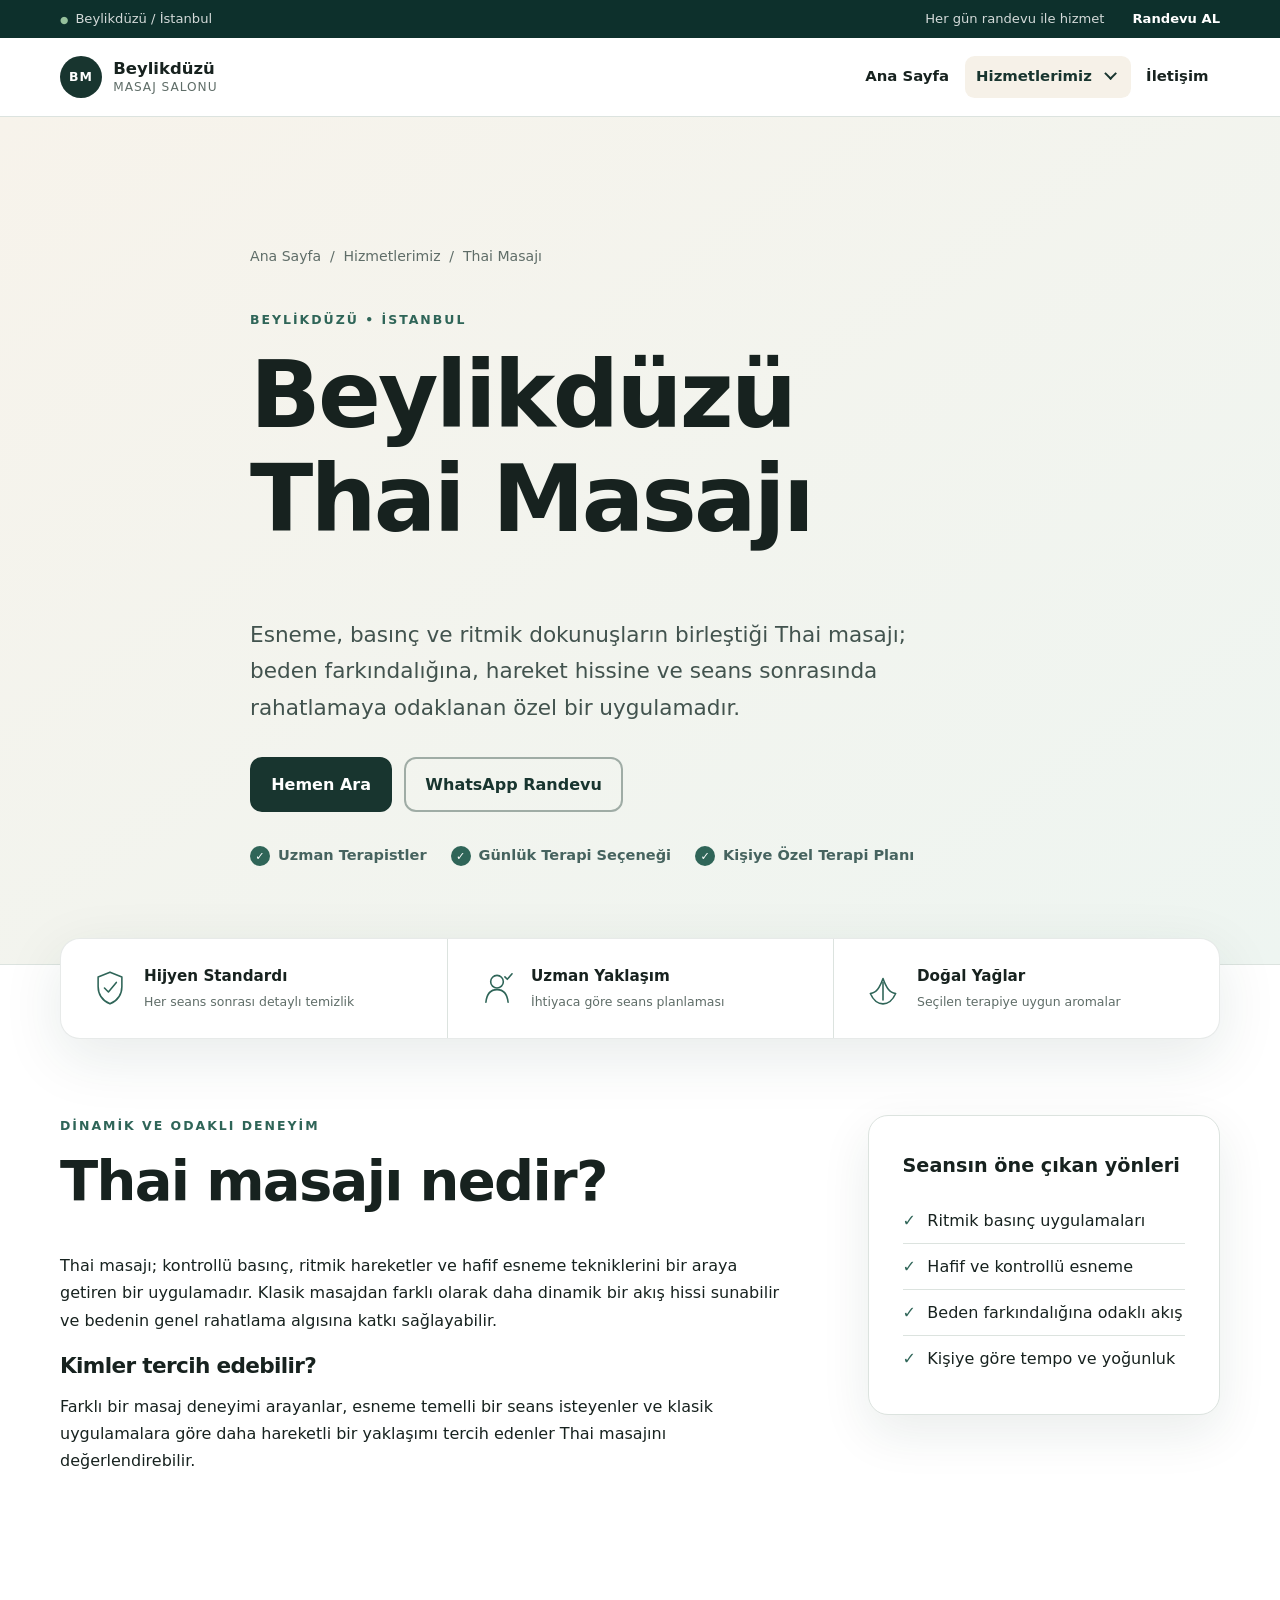
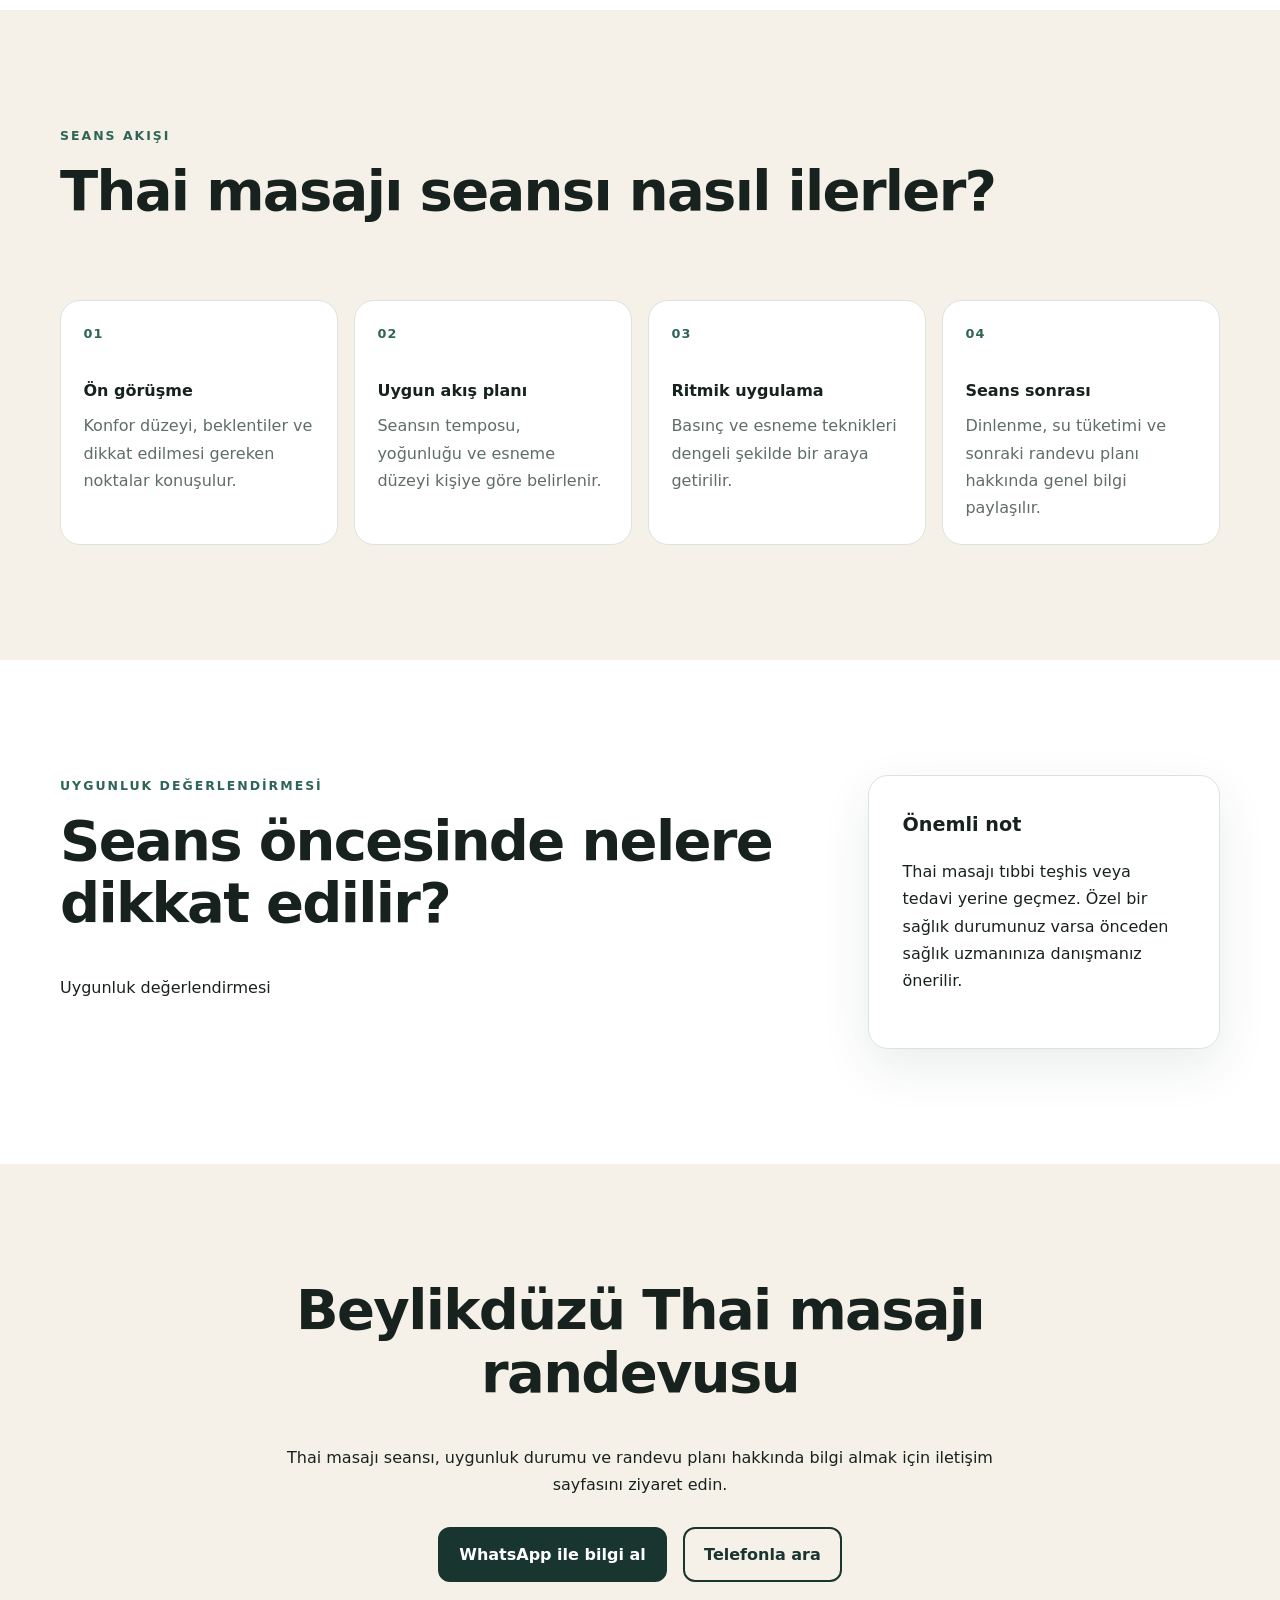
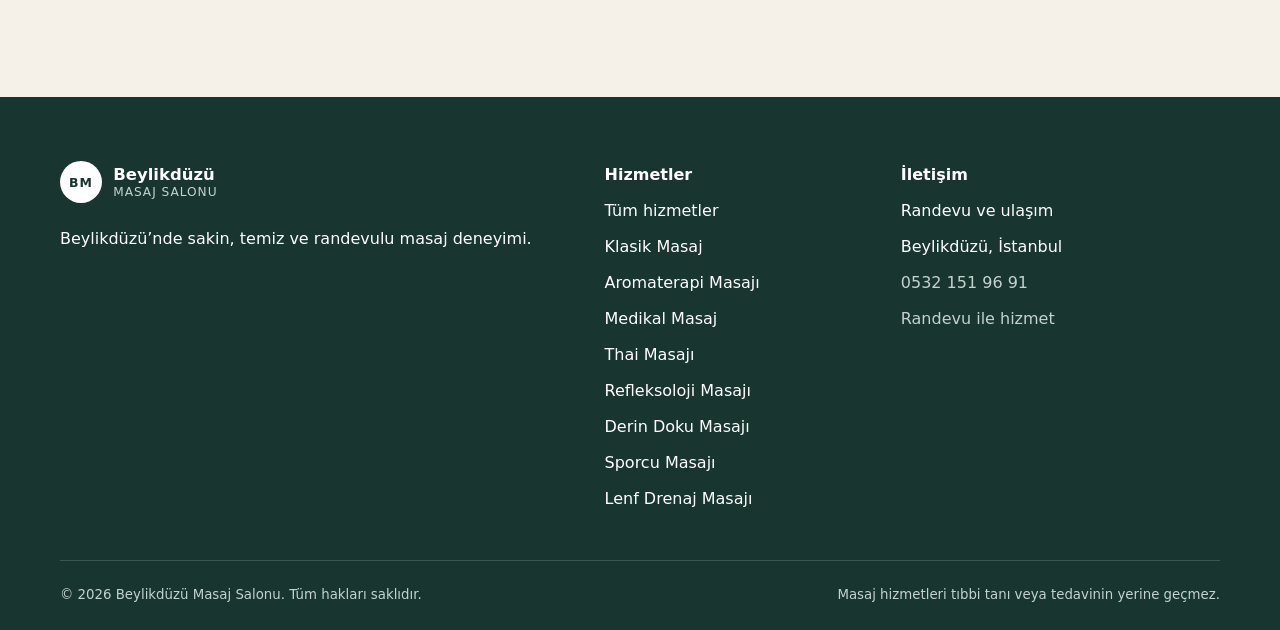
<file: beylikduzumasajsalonu/thai-masaji.html>
<!doctype html><html lang="tr"><head><!-- Google tag (gtag.js) -->
<script async src="https://www.googletagmanager.com/gtag/js?id=GT-M6XWMHWS"></script>
<script>
  window.dataLayer = window.dataLayer || [];
  function gtag(){dataLayer.push(arguments);}
  gtag('js', new Date());

  gtag('config', 'GT-M6XWMHWS');
  gtag('config', 'AW-16541532086');
</script><meta charset="utf-8"><meta name="viewport" content="width=device-width,initial-scale=1"><title>Thai Masajı Beylikdüzü | Beylikdüzü Masaj Salonu</title><meta name="description" content="Beylikdüzü Thai masajı hizmeti; esneme, basınç ve ritmik uygulamaların birleştiği, bedensel rahatlama ve hareket hissine odaklanan özel seans seçeneği."><meta name="robots" content="index,follow,max-image-preview:large,max-snippet:-1,max-video-preview:-1"><meta name="theme-color" content="#18352f"><meta name="color-scheme" content="light"><link rel="canonical" href="https://beylikduzumasajsalonu.com/thai-masaji.html"><link rel="alternate" hreflang="tr-TR" href="https://beylikduzumasajsalonu.com/thai-masaji.html"><link rel="icon" href="favicon.svg" type="image/svg+xml"><link rel="stylesheet" href="css/thai-masaji.css"><link rel="stylesheet" href="css/topbar.css"><meta property="og:locale" content="tr_TR"><meta property="og:type" content="website"><meta property="og:site_name" content="Beylikdüzü Masaj Salonu"><meta property="og:title" content="Thai Masajı Beylikdüzü | Beylikdüzü Masaj Salonu"><meta property="og:description" content="Beylikdüzü Thai masajı hizmeti; esneme, basınç ve ritmik uygulamaların birleştiği, bedensel rahatlama ve hareket hissine odaklanan özel seans seçeneği."><meta property="og:url" content="https://beylikduzumasajsalonu.com/thai-masaji.html"><meta name="twitter:card" content="summary"><meta name="twitter:title" content="Thai Masajı Beylikdüzü | Beylikdüzü Masaj Salonu"><meta name="twitter:description" content="Beylikdüzü Thai masajı hizmeti; esneme, basınç ve ritmik uygulamaların birleştiği, bedensel rahatlama ve hareket hissine odaklanan özel seans seçeneği."><script type="application/ld+json">{"@context":"https://schema.org","@type":"Service","name":"Thai Masajı","serviceType":"Thai Masajı","description":"Beylikdüzü'nde esneme, basınç ve ritmik uygulamaların birleştiği Thai masajı hizmeti.","areaServed":{"@type":"AdministrativeArea","name":"Beylikdüzü, İstanbul"},"provider":{"@type":"LocalBusiness","@id":"https://beylikduzumasajsalonu.com/#business","name":"Beylikdüzü Masaj Salonu","url":"https://beylikduzumasajsalonu.com/"}}</script><script type="application/ld+json">{"@context":"https://schema.org","@type":"BreadcrumbList","itemListElement":[{"@type":"ListItem","position":1,"name":"Ana Sayfa","item":"https://beylikduzumasajsalonu.com/"},{"@type":"ListItem","position":2,"name":"Hizmetlerimiz","item":"https://beylikduzumasajsalonu.com/hizmetler.html"},{"@type":"ListItem","position":3,"name":"Thai Masajı","item":"https://beylikduzumasajsalonu.com/thai-masaji.html"}]}</script></head><body><a class="skip-link" href="#ana-icerik">İçeriğe geç</a><div class="topbar"><div class="container topbar__inner"><p><span aria-hidden="true">●</span>Beylikdüzü / İstanbul</p><p class="topbar__hours">Her gün randevu ile hizmet</p><a href="tel:+905321519691" aria-label="0532 151 96 91 numarasını ara" onclick="gtag('event','phone_call_topbar',{'phone_number':'+905321519691'});">Randevu AL</a></div></div><header class="site-header"><div class="container header-inner"><a class="brand" href="/" aria-label="Beylikdüzü Masaj Salonu ana sayfa"><span class="brand-mark" aria-hidden="true">BM</span><span><strong>Beylikdüzü</strong><small>Masaj Salonu</small></span></a><div class="nav-menu"><button class="menu-toggle" type="button" aria-label="Ana menüyü aç veya kapat" aria-expanded="false" aria-controls="site-navigation"><span class="menu-toggle-text">Menü</span><span class="menu-icon" aria-hidden="true"><span></span><span></span><span></span></span></button><button class="menu-backdrop" type="button" aria-label="Menüyü kapat" tabindex="-1"></button><nav class="site-nav" id="site-navigation" aria-label="Ana menü"><a href="/">Ana Sayfa</a><details class="submenu"><summary class="submenu-toggle is-active"><span>Hizmetlerimiz</span><span class="submenu-arrow" aria-hidden="true">⌄</span></summary><div class="submenu-panel"><a href="hizmetler.html">Tüm Hizmetler</a><a href="klasik-masaj.html">Klasik Masaj</a><a href="aromaterapi-masaji.html">Aromaterapi Masajı</a><a href="medikal-masaj.html">Medikal Masaj</a><a href="thai-masaji.html" aria-current="page">Thai Masajı</a><a href="refleksoloji-masaji.html">Refleksoloji Masajı</a><a href="derin-doku-masaji.html">Derin Doku Masajı</a><a href="sporcu-masaji.html">Sporcu Masajı</a><a href="lenf-drenaj-masaji.html">Lenf Drenaj Masajı</a></div></details><a href="iletisim.html">İletişim</a></nav></div></div></header><main id="ana-icerik"><section class="page-hero"><div class="container narrow"><nav class="breadcrumbs" aria-label="Sayfa yolu"><a href="/">Ana Sayfa</a><span aria-hidden="true">/</span><a href="hizmetler.html">Hizmetlerimiz</a><span aria-hidden="true">/</span><span aria-current="page">Thai Masajı</span></nav><p class="eyebrow">Beylikdüzü • İstanbul</p><h1>Beylikdüzü Thai Masajı</h1><p class="lead">Esneme, basınç ve ritmik dokunuşların birleştiği Thai masajı; beden farkındalığına, hareket hissine ve seans sonrasında rahatlamaya odaklanan özel bir uygulamadır.</p><div class="hero__actions"><a class="button" href="tel:+905321519691" onclick="gtag('event','phone_call_hero',{'phone_number':'+905321519691'});">Hemen Ara</a><a class="button button--outline" href="https://wa.me/905321519691?text=Merhaba%2C%20masaj%20randevusu%20olu%C5%9Fturmak%20istiyorum.%20L%C3%BCtfen%20bilgi%20verebilir%20misiniz%3F" rel="nofollow" onclick="gtag('event','whatsapp_click_hero',{'phone_number':'+905321519691'});">WhatsApp Randevu</a></div><ul class="hero__features" aria-label="Öne çıkan özellikler"><li>Uzman Terapistler</li><li>Günlük Terapi Seçeneği</li><li>Kişiye Özel Terapi Planı</li></ul></div></section><section class="trust-strip" aria-label="Hizmet standartları"><div class="container trust-grid"><article><svg viewBox="0 0 48 48" aria-hidden="true"><path d="M24 4 39 10v12c0 10-6 18-15 22C15 40 9 32 9 22V10l15-6Z"></path><path d="m17 24 5 5 10-12"></path></svg><div><strong>Hijyen Standardı</strong><span>Her seans sonrası detaylı temizlik</span></div></article><article><svg viewBox="0 0 48 48" aria-hidden="true"><circle cx="24" cy="16" r="8"></circle><path d="M10 42c1-10 6-16 14-16s13 6 14 16"></path><path d="m34 10 3 3 6-7"></path></svg><div><strong>Uzman Yaklaşım</strong><span>İhtiyaca göre seans planlaması</span></div></article><article><svg viewBox="0 0 48 48" aria-hidden="true"><path d="M8 31c8-1 12-8 16-19 4 11 8 18 16 19-4 9-10 13-16 13S12 40 8 31Z"></path><path d="M24 17v22"></path></svg><div><strong>Doğal Yağlar</strong><span>Seçilen terapiye uygun aromalar</span></div></article></div></section><section class="section"><div class="container split"><div><p class="eyebrow">Dinamik ve odaklı deneyim</p><h2>Thai masajı nedir?</h2><p>Thai masajı; kontrollü basınç, ritmik hareketler ve hafif esneme tekniklerini bir araya getiren bir uygulamadır. Klasik masajdan farklı olarak daha dinamik bir akış hissi sunabilir ve bedenin genel rahatlama algısına katkı sağlayabilir.</p><h3>Kimler tercih edebilir?</h3><p>Farklı bir masaj deneyimi arayanlar, esneme temelli bir seans isteyenler ve klasik uygulamalara göre daha hareketli bir yaklaşımı tercih edenler Thai masajını değerlendirebilir.</p></div><aside class="info-card"><strong>Seansın öne çıkan yönleri</strong><ul class="check-list"><li>Ritmik basınç uygulamaları</li><li>Hafif ve kontrollü esneme</li><li>Beden farkındalığına odaklı akış</li><li>Kişiye göre tempo ve yoğunluk</li></ul></aside></div></section><section class="section section-tint"><div class="container"><div class="section-heading"><div><p class="eyebrow">Seans akışı</p><h2>Thai masajı seansı nasıl ilerler?</h2></div></div><ol class="steps"><li><strong>Ön görüşme</strong><span>Konfor düzeyi, beklentiler ve dikkat edilmesi gereken noktalar konuşulur.</span></li><li><strong>Uygun akış planı</strong><span>Seansın temposu, yoğunluğu ve esneme düzeyi kişiye göre belirlenir.</span></li><li><strong>Ritmik uygulama</strong><span>Basınç ve esneme teknikleri dengeli şekilde bir araya getirilir.</span></li><li><strong>Seans sonrası</strong><span>Dinlenme, su tüketimi ve sonraki randevu planı hakkında genel bilgi paylaşılır.</span></li></ol></div></section><section class="section"><div class="container split"><div><p class="eyebrow">Uygunluk değerlendirmesi</p><h2>Seans öncesinde nelere dikkat edilir?</h2><p>Uygunluk değerlendirmesi</p></div><aside class="info-card"><strong>Önemli not</strong><p>Thai masajı tıbbi teşhis veya tedavi yerine geçmez. Özel bir sağlık durumunuz varsa önceden sağlık uzmanınıza danışmanız önerilir.</p></aside></div></section><section class="section section-tint"><div class="container narrow center"><h2>Beylikdüzü Thai masajı randevusu</h2><p>Thai masajı seansı, uygunluk durumu ve randevu planı hakkında bilgi almak için iletişim sayfasını ziyaret edin.</p><div class="actions center-actions"><a class="button" href="https://wa.me/905321519691?text=Merhaba%2C%20Thai%20Masaj%C4%B1%20hakk%C4%B1nda%20bilgi%20almak%20ve%20uygun%20randevu%20saatlerini%20%C3%B6%C4%9Frenmek%20istiyorum." target="_blank" rel="noopener noreferrer" onclick="gtag('event','whatsapp_click_cta',{'phone_number':'+905321519691'});">WhatsApp ile bilgi al</a><a class="button secondary" href="tel:+905321519691" onclick="gtag('event','phone_call_cta',{'phone_number':'+905321519691'});">Telefonla ara</a></div></div></section></main><footer class="site-footer"><div class="container footer-grid"><div><a class="brand brand-footer" href="/"><span class="brand-mark" aria-hidden="true">BM</span><span><strong>Beylikdüzü</strong><small>Masaj Salonu</small></span></a><p>Beylikdüzü’nde sakin, temiz ve randevulu masaj deneyimi.</p></div><div><strong>Hizmetler</strong><a href="hizmetler.html">Tüm hizmetler</a><a href="klasik-masaj.html">Klasik Masaj</a><a href="aromaterapi-masaji.html">Aromaterapi Masajı</a><a href="medikal-masaj.html">Medikal Masaj</a><a href="thai-masaji.html">Thai Masajı</a><a href="refleksoloji-masaji.html">Refleksoloji Masajı</a><a href="derin-doku-masaji.html">Derin Doku Masajı</a><a href="sporcu-masaji.html">Sporcu Masajı</a><a href="lenf-drenaj-masaji.html">Lenf Drenaj Masajı</a></div><div><strong>İletişim</strong><a href="iletisim.html">Randevu ve ulaşım</a><span>Beylikdüzü, İstanbul</span><a class="muted" href="tel:+905321519691" onclick="gtag('event','phone_call_footer',{'phone_number':'+905321519691'});">0532 151 96 91</a><span class="muted">Randevu ile hizmet</span></div></div><div class="container footer-bottom"><small>© 2026 Beylikdüzü Masaj Salonu. Tüm hakları saklıdır.</small><small>Masaj hizmetleri tıbbi tanı veya tedavinin yerine geçmez.</small></div></footer><nav class="mobile-actions" aria-label="Hızlı iletişim"><a class="mobile-actions__call" href="tel:+905321519691" onclick="gtag('event','phone_call_mobile',{'phone_number':'+905321519691'});">Ara</a><a class="mobile-actions__whatsapp" href="https://wa.me/905321519691?text=Merhaba%2C%20masaj%20randevusu%20olu%C5%9Fturmak%20istiyorum.%20L%C3%BCtfen%20bilgi%20verebilir%20misiniz%3F" rel="nofollow" onclick="gtag('event','whatsapp_click_mobile',{'phone_number':'+905321519691'});">WhatsApp</a></nav><script src="js/thai-masaji.js" defer></script></body></html>
</file>
<file: beylikduzumasajsalonu/css/aromaterapi-masaji.css>
:root{--ink:#17221f;--muted:#5f6d68;--brand:#18352f;--brand-2:#2f6558;--cream:#f6f1e8;--paper:#fff;--line:#dce3df;--radius:1.25rem;--shadow:0 18px 50px rgba(24,53,47,.09);--max:1160px}*{box-sizing:border-box}html{scroll-behavior:smooth;max-width:100%;overflow-x:hidden}body{margin:0;max-width:100%;overflow-x:hidden;background:var(--paper);color:var(--ink);font-family:ui-sans-serif,system-ui,-apple-system,BlinkMacSystemFont,"Segoe UI",sans-serif;font-size:1rem;line-height:1.7}a{color:inherit;text-decoration-thickness:.08em;text-underline-offset:.2em}a:hover{color:var(--brand-2)}h1,h2,h3{margin:0 0 .7em;line-height:1.12;letter-spacing:-.03em}h1{font-size:clamp(2.7rem,8vw,5.8rem);max-width:13ch}h2{font-size:clamp(2rem,5vw,3.5rem)}h3{font-size:1.35rem}p{margin:0 0 1.25rem}.container{width:min(calc(100% - 2rem),var(--max));margin-inline:auto}.narrow{max-width:780px}.center{text-align:center}.center h1,.center h2{margin-inline:auto}.skip-link{position:fixed;left:1rem;top:-5rem;z-index:100;background:#fff;padding:.7rem 1rem;border:2px solid var(--brand);border-radius:.5rem}.skip-link:focus{top:1rem}.site-header{position:sticky;top:0;z-index:20;background:rgba(255,255,255,.96);border-bottom:1px solid var(--line)}.header-inner{display:flex;align-items:center;justify-content:space-between;gap:1.5rem;min-height:78px}.brand{display:inline-flex;align-items:center;gap:.7rem;text-decoration:none}.brand-mark{display:grid;place-items:center;width:42px;aspect-ratio:1;border-radius:50%;background:var(--brand);color:#fff;font-weight:800;font-size:.78rem;letter-spacing:.08em}.brand strong,.brand small{display:block;line-height:1.05}.brand strong{font-size:1.03rem}.brand small{margin-top:.2rem;color:var(--muted);font-size:.76rem;letter-spacing:.08em;text-transform:uppercase}.nav-menu{margin-left:auto}.menu-backdrop{display:none;border:0;margin:0;padding:0}.menu-toggle{display:none;align-items:center;justify-content:center;gap:.65rem;min-height:44px;padding:.55rem .75rem;border:1px solid var(--line);border-radius:.7rem;background:#fff;color:var(--brand);font:inherit;font-weight:800;cursor:pointer}.menu-icon{display:grid;gap:4px;width:22px}.menu-icon span{display:block;width:100%;height:2px;border-radius:999px;background:currentColor;transition:transform .18s ease,opacity .18s ease}.nav-menu>.site-nav{display:flex}.site-nav{flex-wrap:wrap;justify-content:flex-end;gap:.25rem}.site-nav>a,.submenu-toggle{padding:.55rem .72rem;border-radius:.6rem;text-decoration:none;font-size:.93rem;font-weight:650}.site-nav>a[aria-current=page],.submenu-toggle.is-active{background:var(--cream);color:var(--brand)}.submenu{position:relative}.submenu-toggle{display:flex;align-items:center;justify-content:space-between;gap:.55rem;color:inherit;cursor:pointer;list-style:none;white-space:nowrap}.submenu-toggle::-webkit-details-marker{display:none}.submenu-toggle::marker{content:""}.submenu-arrow{display:inline-grid;place-items:center;flex:0 0 1rem;width:1rem;height:1rem;margin-left:.15rem;font-size:0;line-height:0}.submenu-arrow::before{content:"";display:block;width:.45rem;height:.45rem;border-right:2px solid currentColor;border-bottom:2px solid currentColor;transform:translateY(-.12rem) rotate(45deg);transform-origin:center;transition:transform .18s ease}.submenu[open] .submenu-arrow::before{transform:translateY(.12rem) rotate(225deg)}.submenu-panel{position:absolute;top:calc(100% + .5rem);left:0;z-index:60;min-width:230px;padding:.45rem;background:#fff;border:1px solid var(--line);border-radius:.8rem;box-shadow:var(--shadow)}.submenu:not([open])>.submenu-panel{display:none}.submenu-panel a{display:block;padding:.65rem .75rem;border-radius:.55rem;text-decoration:none;font-size:.9rem;font-weight:650;white-space:nowrap}.submenu-panel a:hover,.submenu-panel a[aria-current=page]{background:var(--cream)}.page-hero{padding:clamp(4rem,10vw,8rem) 0 clamp(3.5rem,8vw,6rem);background:linear-gradient(145deg,#f7f3eb 0%,#eef5f1 100%);border-bottom:1px solid var(--line)}.page-hero .lead{max-width:720px;font-size:clamp(1.1rem,2.5vw,1.35rem);color:#42534e}.eyebrow{margin-bottom:.85rem;color:var(--brand-2);font-size:.78rem;font-weight:800;letter-spacing:.16em;text-transform:uppercase}.breadcrumbs{display:flex;flex-wrap:wrap;gap:.55rem;margin-bottom:2.5rem;color:var(--muted);font-size:.88rem}.breadcrumbs a{text-decoration:none}.hero__actions{display:flex;flex-wrap:wrap;gap:12px;margin-top:30px;margin-bottom:31px}.hero__features{display:flex;flex-wrap:wrap;gap:10px 24px;margin:0;padding:0;color:#46635f;font-size:.91rem;font-weight:650;list-style:none}.hero__features li::before{content:"✓";display:inline-grid;width:20px;height:20px;margin-right:8px;place-items:center;color:#fff;background:var(--brand-2);border-radius:50%;font-size:.7rem}.trust-strip{position:relative;z-index:2;margin-top:-27px}.trust-strip .trust-grid{display:grid;grid-template-columns:repeat(3,1fr);gap:0;overflow:hidden;background:#fff;border:1px solid rgba(24,53,47,.1);border-radius:20px;box-shadow:0 18px 60px rgba(18,54,50,.1)}.trust-strip .trust-grid article{display:flex;align-items:center;gap:15px;padding:25px 30px}.trust-strip .trust-grid article+article{border-left:1px solid var(--line)}.trust-strip .trust-grid svg{width:38px;height:38px;flex:0 0 38px;fill:none;stroke:var(--brand-2);stroke-width:2;stroke-linecap:round;stroke-linejoin:round}.trust-strip .trust-grid strong,.trust-strip .trust-grid span{display:block}.trust-strip .trust-grid strong{margin-bottom:2px;color:var(--ink);font-size:.95rem}.trust-strip .trust-grid span{color:var(--muted);font-size:.78rem}.trust-strip+.section{padding-top:clamp(3rem,6vw,5rem)}.section{padding:clamp(4rem,9vw,7.2rem) 0}.section-tint{background:var(--cream)}.split{display:grid;grid-template-columns:minmax(0,1.35fr) minmax(280px,.65fr);gap:clamp(2rem,6vw,6rem);align-items:start}.info-card{padding:clamp(1.4rem,4vw,2.1rem);background:#fff;border:1px solid var(--line);border-radius:var(--radius);box-shadow:var(--shadow)}.info-card>strong{display:block;margin-bottom:1rem;font-size:1.2rem}.check-list{padding:0;margin:0;list-style:none}.check-list li{position:relative;padding:.55rem 0 .55rem 1.55rem;border-bottom:1px solid var(--line)}.check-list li:last-child{border-bottom:0}.check-list li:before{content:"✓";position:absolute;left:0;color:var(--brand-2);font-weight:900}.section-heading{display:flex;justify-content:space-between;gap:2rem;align-items:end;margin-bottom:2.4rem}.steps{counter-reset:step;display:grid;grid-template-columns:repeat(4,minmax(0,1fr));gap:1rem;padding:0;margin:0;list-style:none}.steps li{counter-increment:step;padding:1.4rem;background:#fff;border:1px solid var(--line);border-radius:var(--radius)}.steps li:before{content:"0" counter(step);display:block;margin-bottom:2rem;color:var(--brand-2);font-size:.8rem;font-weight:900;letter-spacing:.1em}.steps strong,.steps span{display:block}.steps span{margin-top:.5rem;color:var(--muted)}.actions{display:flex;flex-wrap:wrap;align-items:center;gap:1rem;margin-top:1.8rem}.center-actions{justify-content:center}.button{display:inline-flex;justify-content:center;align-items:center;min-height:48px;padding:.75rem 1.2rem;border:2px solid var(--brand);border-radius:.75rem;background:var(--brand);color:#fff;font-weight:800;text-decoration:none}.button:hover{background:var(--brand-2);border-color:var(--brand-2);color:#fff}.button.secondary{background:transparent;color:var(--brand)}.button.secondary:hover{background:var(--brand);color:#fff}.button--outline{color:var(--brand);background:transparent;border-color:rgba(24,53,47,.38)}.button--outline:hover{color:#fff;background:var(--brand-2);border-color:var(--brand-2)}.site-footer{padding:4rem 0 1.5rem;background:var(--brand);color:#fff}.footer-grid{display:grid;grid-template-columns:1.4fr .7fr .9fr;gap:3rem}.footer-grid>div{display:flex;flex-direction:column;align-items:flex-start;gap:.55rem}.footer-grid a{text-decoration:none}.brand-footer{margin-bottom:.8rem}.brand-footer .brand-mark{background:#fff;color:var(--brand)}.brand-footer small,.muted{color:#c4d2ce}.footer-bottom{display:flex;justify-content:space-between;gap:1rem;margin-top:3rem;padding-top:1.4rem;border-top:1px solid rgba(255,255,255,.16);color:#c4d2ce}.mobile-actions{display:none}.mobile-actions a{text-decoration:none}a:focus-visible,.button:focus-visible,.menu-toggle:focus-visible,.submenu-toggle:focus-visible{outline:3px solid #efb94f;outline-offset:3px}@media(max-width:850px){body{padding-bottom:78px}.header-inner{position:relative;min-height:72px;padding-block:.65rem}html.menu-is-open,html.menu-is-open body{overflow:hidden}.brand strong{font-size:.96rem}.brand small{font-size:.7rem}.menu-toggle{display:flex;position:relative;z-index:90}.nav-menu.is-open>.menu-toggle{position:fixed;top:14px;right:16px;background:#fff;box-shadow:0 8px 24px rgba(21,35,31,.18)}.menu-backdrop{position:fixed;inset:0;z-index:70;width:100%;height:100%;background:rgba(13,24,21,.58);backdrop-filter:blur(2px);-webkit-backdrop-filter:blur(2px);cursor:pointer}.nav-menu.is-open>.menu-backdrop{display:block}.nav-menu>.site-nav{display:flex;position:fixed;top:0;right:0;bottom:0;z-index:80;width:min(86vw,360px);max-height:100dvh;overflow-y:auto;overscroll-behavior:contain;flex-direction:column;align-items:stretch;justify-content:flex-start;gap:.25rem;padding:84px 1rem 1.25rem;background:#fff;border-left:1px solid var(--line);box-shadow:-18px 0 50px rgba(13,24,21,.24);transform:translateX(105%);visibility:hidden;pointer-events:none;transition:transform .24s ease,visibility .24s ease}.nav-menu.is-open>.site-nav{transform:translateX(0);visibility:visible;pointer-events:auto}.site-nav>a{display:block;padding:.8rem .9rem}.submenu{width:100%}.submenu-toggle{width:100%;padding:.8rem .9rem}.submenu-toggle .submenu-arrow{margin-left:auto}.submenu-panel{position:static;min-width:0;margin:.2rem 0 .35rem .9rem;padding:.15rem 0 .15rem .5rem;background:transparent;border:0;border-left:2px solid var(--line);border-radius:0;box-shadow:none}.submenu-panel a{padding:.65rem .75rem;white-space:normal}.nav-menu.is-open .menu-icon span:nth-child(1){transform:translateY(6px) rotate(45deg)}.nav-menu.is-open .menu-icon span:nth-child(2){opacity:0}.nav-menu.is-open .menu-icon span:nth-child(3){transform:translateY(-6px) rotate(-45deg)}.split,.footer-grid{grid-template-columns:1fr}.section-heading{display:block}.steps{grid-template-columns:repeat(2,1fr)}.footer-bottom{flex-direction:column}.trust-strip{margin-top:-14px}.trust-strip .trust-grid{grid-template-columns:1fr}.trust-strip .trust-grid article+article{border-top:1px solid var(--line);border-left:0}.trust-strip+.section{padding-top:3rem}.page-hero{padding-bottom:3rem}.mobile-actions{position:fixed;right:0;bottom:0;left:0;z-index:60;display:grid;grid-template-columns:1fr 1fr;border-top:1px solid rgba(255,255,255,.18)}.mobile-actions a{display:grid;min-width:0;min-height:72px;place-items:center;color:#fff;font-size:1.8rem;font-weight:900;line-height:1.1;text-align:center;white-space:nowrap}.mobile-actions a+a{border-left:1px solid rgba(255,255,255,.22)}.mobile-actions__call{background:#d71920}.mobile-actions__whatsapp{background:#25d366}}@media(max-width:520px){h1{font-size:2.65rem}.brand-mark{width:38px}.menu-toggle-text{display:none}.menu-toggle{width:44px;padding:.55rem}.steps{grid-template-columns:1fr}.hero__actions .button{width:100%}.hero__features{display:grid;gap:8px}.page-hero{padding-top:3rem;padding-bottom:2.5rem}.site-footer{padding-bottom:calc(1.5rem + 76px)}}@media(prefers-reduced-motion:reduce){html{scroll-behavior:auto}.menu-icon span,.submenu-arrow::before,.nav-menu>.site-nav{transition:none}}
</file>
<file: beylikduzumasajsalonu/css/topbar.css>
.topbar{color:rgba(255,255,255,.82);background:#0d302c;font-size:.82rem}.topbar__inner{display:flex;min-height:38px;align-items:center;gap:28px}.topbar p{margin:0;color:inherit}.topbar p:first-child span{margin-right:7px;color:#95c09c;font-size:.6rem}.topbar__hours{margin-left:auto!important}.topbar a{color:#fff;font-weight:700;text-decoration:none}.topbar a:hover{color:#fff}@media(max-width:850px){.topbar__inner{min-height:34px;justify-content:space-between}.topbar__hours{display:none}.topbar p:first-child{max-width:56%;overflow:hidden;white-space:nowrap;text-overflow:ellipsis}}@media(max-width:520px){.topbar a{font-size:.76rem}}
</file>
<file: beylikduzumasajsalonu/css/derin-doku-masaji.css>
:root{--ink:#17221f;--muted:#5f6d68;--brand:#18352f;--brand-2:#2f6558;--cream:#f6f1e8;--paper:#fff;--line:#dce3df;--radius:1.25rem;--shadow:0 18px 50px rgba(24,53,47,.09);--max:1160px}*{box-sizing:border-box}html{scroll-behavior:smooth;max-width:100%;overflow-x:hidden}body{margin:0;max-width:100%;overflow-x:hidden;background:var(--paper);color:var(--ink);font-family:ui-sans-serif,system-ui,-apple-system,BlinkMacSystemFont,"Segoe UI",sans-serif;font-size:1rem;line-height:1.7}a{color:inherit;text-decoration-thickness:.08em;text-underline-offset:.2em}a:hover{color:var(--brand-2)}h1,h2,h3{margin:0 0 .7em;line-height:1.12;letter-spacing:-.03em}h1{font-size:clamp(2.7rem,8vw,5.8rem);max-width:13ch}h2{font-size:clamp(2rem,5vw,3.5rem)}h3{font-size:1.35rem}p{margin:0 0 1.25rem}.container{width:min(calc(100% - 2rem),var(--max));margin-inline:auto}.narrow{max-width:780px}.center{text-align:center}.center h1,.center h2{margin-inline:auto}.skip-link{position:fixed;left:1rem;top:-5rem;z-index:100;background:#fff;padding:.7rem 1rem;border:2px solid var(--brand);border-radius:.5rem}.skip-link:focus{top:1rem}.site-header{position:sticky;top:0;z-index:20;background:rgba(255,255,255,.96);border-bottom:1px solid var(--line)}.header-inner{display:flex;align-items:center;justify-content:space-between;gap:1.5rem;min-height:78px}.brand{display:inline-flex;align-items:center;gap:.7rem;text-decoration:none}.brand-mark{display:grid;place-items:center;width:42px;aspect-ratio:1;border-radius:50%;background:var(--brand);color:#fff;font-weight:800;font-size:.78rem;letter-spacing:.08em}.brand strong,.brand small{display:block;line-height:1.05}.brand strong{font-size:1.03rem}.brand small{margin-top:.2rem;color:var(--muted);font-size:.76rem;letter-spacing:.08em;text-transform:uppercase}.nav-menu{margin-left:auto}.menu-backdrop{display:none;border:0;margin:0;padding:0}.menu-toggle{display:none;align-items:center;justify-content:center;gap:.65rem;min-height:44px;padding:.55rem .75rem;border:1px solid var(--line);border-radius:.7rem;background:#fff;color:var(--brand);font:inherit;font-weight:800;cursor:pointer}.menu-icon{display:grid;gap:4px;width:22px}.menu-icon span{display:block;width:100%;height:2px;border-radius:999px;background:currentColor;transition:transform .18s ease,opacity .18s ease}.nav-menu>.site-nav{display:flex}.site-nav{flex-wrap:wrap;justify-content:flex-end;gap:.25rem}.site-nav>a,.submenu-toggle{padding:.55rem .72rem;border-radius:.6rem;text-decoration:none;font-size:.93rem;font-weight:650}.site-nav>a[aria-current=page],.submenu-toggle.is-active{background:var(--cream);color:var(--brand)}.submenu{position:relative}.submenu-toggle{display:flex;align-items:center;justify-content:space-between;gap:.55rem;color:inherit;cursor:pointer;list-style:none;white-space:nowrap}.submenu-toggle::-webkit-details-marker{display:none}.submenu-toggle::marker{content:""}.submenu-arrow{display:inline-grid;place-items:center;flex:0 0 1rem;width:1rem;height:1rem;margin-left:.15rem;font-size:0;line-height:0}.submenu-arrow::before{content:"";display:block;width:.45rem;height:.45rem;border-right:2px solid currentColor;border-bottom:2px solid currentColor;transform:translateY(-.12rem) rotate(45deg);transform-origin:center;transition:transform .18s ease}.submenu[open] .submenu-arrow::before{transform:translateY(.12rem) rotate(225deg)}.submenu-panel{position:absolute;top:calc(100% + .5rem);left:0;z-index:60;min-width:230px;padding:.45rem;background:#fff;border:1px solid var(--line);border-radius:.8rem;box-shadow:var(--shadow)}.submenu:not([open])>.submenu-panel{display:none}.submenu-panel a{display:block;padding:.65rem .75rem;border-radius:.55rem;text-decoration:none;font-size:.9rem;font-weight:650;white-space:nowrap}.submenu-panel a:hover,.submenu-panel a[aria-current=page]{background:var(--cream)}.page-hero{padding:clamp(4rem,10vw,8rem) 0 clamp(3.5rem,8vw,6rem);background:linear-gradient(145deg,#f7f3eb 0%,#eef5f1 100%);border-bottom:1px solid var(--line)}.page-hero .lead{max-width:720px;font-size:clamp(1.1rem,2.5vw,1.35rem);color:#42534e}.eyebrow{margin-bottom:.85rem;color:var(--brand-2);font-size:.78rem;font-weight:800;letter-spacing:.16em;text-transform:uppercase}.breadcrumbs{display:flex;flex-wrap:wrap;gap:.55rem;margin-bottom:2.5rem;color:var(--muted);font-size:.88rem}.breadcrumbs a{text-decoration:none}.hero__actions{display:flex;flex-wrap:wrap;gap:12px;margin-top:30px;margin-bottom:31px}.hero__features{display:flex;flex-wrap:wrap;gap:10px 24px;margin:0;padding:0;color:#46635f;font-size:.91rem;font-weight:650;list-style:none}.hero__features li::before{content:"✓";display:inline-grid;width:20px;height:20px;margin-right:8px;place-items:center;color:#fff;background:var(--brand-2);border-radius:50%;font-size:.7rem}.trust-strip{position:relative;z-index:2;margin-top:-27px}.trust-strip .trust-grid{display:grid;grid-template-columns:repeat(3,1fr);gap:0;overflow:hidden;background:#fff;border:1px solid rgba(24,53,47,.1);border-radius:20px;box-shadow:0 18px 60px rgba(18,54,50,.1)}.trust-strip .trust-grid article{display:flex;align-items:center;gap:15px;padding:25px 30px}.trust-strip .trust-grid article+article{border-left:1px solid var(--line)}.trust-strip .trust-grid svg{width:38px;height:38px;flex:0 0 38px;fill:none;stroke:var(--brand-2);stroke-width:2;stroke-linecap:round;stroke-linejoin:round}.trust-strip .trust-grid strong,.trust-strip .trust-grid span{display:block}.trust-strip .trust-grid strong{margin-bottom:2px;color:var(--ink);font-size:.95rem}.trust-strip .trust-grid span{color:var(--muted);font-size:.78rem}.trust-strip+.section{padding-top:clamp(3rem,6vw,5rem)}.section{padding:clamp(4rem,9vw,7.2rem) 0}.section-tint{background:var(--cream)}.split{display:grid;grid-template-columns:minmax(0,1.35fr) minmax(280px,.65fr);gap:clamp(2rem,6vw,6rem);align-items:start}.info-card{padding:clamp(1.4rem,4vw,2.1rem);background:#fff;border:1px solid var(--line);border-radius:var(--radius);box-shadow:var(--shadow)}.info-card>strong{display:block;margin-bottom:1rem;font-size:1.2rem}.check-list{padding:0;margin:0;list-style:none}.check-list li{position:relative;padding:.55rem 0 .55rem 1.55rem;border-bottom:1px solid var(--line)}.check-list li:last-child{border-bottom:0}.check-list li:before{content:"✓";position:absolute;left:0;color:var(--brand-2);font-weight:900}.section-heading{display:flex;justify-content:space-between;gap:2rem;align-items:end;margin-bottom:2.4rem}.steps{counter-reset:step;display:grid;grid-template-columns:repeat(4,minmax(0,1fr));gap:1rem;padding:0;margin:0;list-style:none}.steps li{counter-increment:step;padding:1.4rem;background:#fff;border:1px solid var(--line);border-radius:var(--radius)}.steps li:before{content:"0" counter(step);display:block;margin-bottom:2rem;color:var(--brand-2);font-size:.8rem;font-weight:900;letter-spacing:.1em}.steps strong,.steps span{display:block}.steps span{margin-top:.5rem;color:var(--muted)}.actions{display:flex;flex-wrap:wrap;align-items:center;gap:1rem;margin-top:1.8rem}.center-actions{justify-content:center}.button{display:inline-flex;justify-content:center;align-items:center;min-height:48px;padding:.75rem 1.2rem;border:2px solid var(--brand);border-radius:.75rem;background:var(--brand);color:#fff;font-weight:800;text-decoration:none}.button:hover{background:var(--brand-2);border-color:var(--brand-2);color:#fff}.button.secondary{background:transparent;color:var(--brand)}.button.secondary:hover{background:var(--brand);color:#fff}.button--outline{color:var(--brand);background:transparent;border-color:rgba(24,53,47,.38)}.button--outline:hover{color:#fff;background:var(--brand-2);border-color:var(--brand-2)}.site-footer{padding:4rem 0 1.5rem;background:var(--brand);color:#fff}.footer-grid{display:grid;grid-template-columns:1.4fr .7fr .9fr;gap:3rem}.footer-grid>div{display:flex;flex-direction:column;align-items:flex-start;gap:.55rem}.footer-grid a{text-decoration:none}.brand-footer{margin-bottom:.8rem}.brand-footer .brand-mark{background:#fff;color:var(--brand)}.brand-footer small,.muted{color:#c4d2ce}.footer-bottom{display:flex;justify-content:space-between;gap:1rem;margin-top:3rem;padding-top:1.4rem;border-top:1px solid rgba(255,255,255,.16);color:#c4d2ce}.mobile-actions{display:none}.mobile-actions a{text-decoration:none}a:focus-visible,.button:focus-visible,.menu-toggle:focus-visible,.submenu-toggle:focus-visible{outline:3px solid #efb94f;outline-offset:3px}@media(max-width:850px){body{padding-bottom:78px}.header-inner{position:relative;min-height:72px;padding-block:.65rem}html.menu-is-open,html.menu-is-open body{overflow:hidden}.brand strong{font-size:.96rem}.brand small{font-size:.7rem}.menu-toggle{display:flex;position:relative;z-index:90}.nav-menu.is-open>.menu-toggle{position:fixed;top:14px;right:16px;background:#fff;box-shadow:0 8px 24px rgba(21,35,31,.18)}.menu-backdrop{position:fixed;inset:0;z-index:70;width:100%;height:100%;background:rgba(13,24,21,.58);backdrop-filter:blur(2px);-webkit-backdrop-filter:blur(2px);cursor:pointer}.nav-menu.is-open>.menu-backdrop{display:block}.nav-menu>.site-nav{display:flex;position:fixed;top:0;right:0;bottom:0;z-index:80;width:min(86vw,360px);max-height:100dvh;overflow-y:auto;overscroll-behavior:contain;flex-direction:column;align-items:stretch;justify-content:flex-start;gap:.25rem;padding:84px 1rem 1.25rem;background:#fff;border-left:1px solid var(--line);box-shadow:-18px 0 50px rgba(13,24,21,.24);transform:translateX(105%);visibility:hidden;pointer-events:none;transition:transform .24s ease,visibility .24s ease}.nav-menu.is-open>.site-nav{transform:translateX(0);visibility:visible;pointer-events:auto}.site-nav>a{display:block;padding:.8rem .9rem}.submenu{width:100%}.submenu-toggle{width:100%;padding:.8rem .9rem}.submenu-toggle .submenu-arrow{margin-left:auto}.submenu-panel{position:static;min-width:0;margin:.2rem 0 .35rem .9rem;padding:.15rem 0 .15rem .5rem;background:transparent;border:0;border-left:2px solid var(--line);border-radius:0;box-shadow:none}.submenu-panel a{padding:.65rem .75rem;white-space:normal}.nav-menu.is-open .menu-icon span:nth-child(1){transform:translateY(6px) rotate(45deg)}.nav-menu.is-open .menu-icon span:nth-child(2){opacity:0}.nav-menu.is-open .menu-icon span:nth-child(3){transform:translateY(-6px) rotate(-45deg)}.split,.footer-grid{grid-template-columns:1fr}.section-heading{display:block}.steps{grid-template-columns:repeat(2,1fr)}.footer-bottom{flex-direction:column}.trust-strip{margin-top:-14px}.trust-strip .trust-grid{grid-template-columns:1fr}.trust-strip .trust-grid article+article{border-top:1px solid var(--line);border-left:0}.trust-strip+.section{padding-top:3rem}.page-hero{padding-bottom:3rem}.mobile-actions{position:fixed;right:0;bottom:0;left:0;z-index:60;display:grid;grid-template-columns:1fr 1fr;border-top:1px solid rgba(255,255,255,.18)}.mobile-actions a{display:grid;min-width:0;min-height:72px;place-items:center;color:#fff;font-size:1.8rem;font-weight:900;line-height:1.1;text-align:center;white-space:nowrap}.mobile-actions a+a{border-left:1px solid rgba(255,255,255,.22)}.mobile-actions__call{background:#d71920}.mobile-actions__whatsapp{background:#25d366}}@media(max-width:520px){h1{font-size:2.65rem}.brand-mark{width:38px}.menu-toggle-text{display:none}.menu-toggle{width:44px;padding:.55rem}.steps{grid-template-columns:1fr}.hero__actions .button{width:100%}.hero__features{display:grid;gap:8px}.page-hero{padding-top:3rem;padding-bottom:2.5rem}.site-footer{padding-bottom:calc(1.5rem + 76px)}}@media(prefers-reduced-motion:reduce){html{scroll-behavior:auto}.menu-icon span,.submenu-arrow::before,.nav-menu>.site-nav{transition:none}}
</file>
<file: beylikduzumasajsalonu/css/hizmetler.css>
:root{--ink:#17221f;--muted:#5f6d68;--brand:#18352f;--brand-2:#2f6558;--cream:#f6f1e8;--paper:#fff;--line:#dce3df;--radius:1.25rem;--shadow:0 18px 50px rgba(24,53,47,.09);--max:1160px}*{box-sizing:border-box}html{scroll-behavior:smooth;max-width:100%;overflow-x:hidden}body{margin:0;max-width:100%;overflow-x:hidden;background:var(--paper);color:var(--ink);font-family:ui-sans-serif,system-ui,-apple-system,BlinkMacSystemFont,"Segoe UI",sans-serif;font-size:1rem;line-height:1.7}a{color:inherit;text-decoration-thickness:.08em;text-underline-offset:.2em}a:hover{color:var(--brand-2)}h1,h2,h3{margin:0 0 .7em;line-height:1.12;letter-spacing:-.03em}h1{font-size:clamp(2.7rem,8vw,5.8rem);max-width:13ch}h2{font-size:clamp(2rem,5vw,3.5rem)}p{margin:0 0 1.25rem}.container{width:min(calc(100% - 2rem),var(--max));margin-inline:auto}.narrow{max-width:780px}.center{text-align:center}.center h1,.center h2{margin-inline:auto}.skip-link{position:fixed;left:1rem;top:-5rem;z-index:100;background:#fff;padding:.7rem 1rem;border:2px solid var(--brand);border-radius:.5rem}.skip-link:focus{top:1rem}.site-header{position:sticky;top:0;z-index:20;background:rgba(255,255,255,.96);border-bottom:1px solid var(--line)}.header-inner{display:flex;align-items:center;justify-content:space-between;gap:1.5rem;min-height:78px}.brand{display:inline-flex;align-items:center;gap:.7rem;text-decoration:none}.brand-mark{display:grid;place-items:center;width:42px;aspect-ratio:1;border-radius:50%;background:var(--brand);color:#fff;font-weight:800;font-size:.78rem;letter-spacing:.08em}.brand strong,.brand small{display:block;line-height:1.05}.brand strong{font-size:1.03rem}.brand small{margin-top:.2rem;color:var(--muted);font-size:.76rem;letter-spacing:.08em;text-transform:uppercase}.nav-menu{margin-left:auto}.menu-backdrop{display:none;border:0;margin:0;padding:0}.menu-toggle{display:none;align-items:center;justify-content:center;gap:.65rem;min-height:44px;padding:.55rem .75rem;border:1px solid var(--line);border-radius:.7rem;background:#fff;color:var(--brand);font:inherit;font-weight:800;cursor:pointer}.menu-icon{display:grid;gap:4px;width:22px}.menu-icon span{display:block;width:100%;height:2px;border-radius:999px;background:currentColor;transition:transform .18s ease,opacity .18s ease}.nav-menu>.site-nav{display:flex}.site-nav{flex-wrap:wrap;justify-content:flex-end;gap:.25rem}.site-nav>a,.submenu-toggle{padding:.55rem .72rem;border-radius:.6rem;text-decoration:none;font-size:.93rem;font-weight:650}.site-nav>a[aria-current=page],.submenu-toggle.is-active{background:var(--cream);color:var(--brand)}.submenu{position:relative}.submenu-toggle{display:flex;align-items:center;justify-content:space-between;gap:.55rem;color:inherit;cursor:pointer;list-style:none;white-space:nowrap}.submenu-toggle::-webkit-details-marker{display:none}.submenu-toggle::marker{content:""}.submenu-arrow{display:inline-grid;place-items:center;flex:0 0 1rem;width:1rem;height:1rem;margin-left:.15rem;font-size:0;line-height:0}.submenu-arrow::before{content:"";display:block;width:.45rem;height:.45rem;border-right:2px solid currentColor;border-bottom:2px solid currentColor;transform:translateY(-.12rem) rotate(45deg);transform-origin:center;transition:transform .18s ease}.submenu[open] .submenu-arrow::before{transform:translateY(.12rem) rotate(225deg)}.submenu-panel{position:absolute;top:calc(100% + .5rem);left:0;z-index:60;min-width:230px;padding:.45rem;background:#fff;border:1px solid var(--line);border-radius:.8rem;box-shadow:var(--shadow)}.submenu:not([open])>.submenu-panel{display:none}.submenu-panel a{display:block;padding:.65rem .75rem;border-radius:.55rem;text-decoration:none;font-size:.9rem;font-weight:650;white-space:nowrap}.submenu-panel a:hover,.submenu-panel a[aria-current=page]{background:var(--cream)}.page-hero{padding:clamp(4rem,10vw,8rem) 0 clamp(3.5rem,8vw,6rem);background:linear-gradient(145deg,#f7f3eb 0%,#eef5f1 100%);border-bottom:1px solid var(--line)}.page-hero .lead{max-width:720px;font-size:clamp(1.1rem,2.5vw,1.35rem);color:#42534e}.eyebrow{margin-bottom:.85rem;color:var(--brand-2);font-size:.78rem;font-weight:800;letter-spacing:.16em;text-transform:uppercase}.breadcrumbs{display:flex;flex-wrap:wrap;gap:.55rem;margin-bottom:2.5rem;color:var(--muted);font-size:.88rem}.breadcrumbs a{text-decoration:none}.hero__actions{display:flex;flex-wrap:wrap;gap:12px;margin-top:30px;margin-bottom:31px}.hero__features{display:flex;flex-wrap:wrap;gap:10px 24px;margin:0;padding:0;color:#46635f;font-size:.91rem;font-weight:650;list-style:none}.hero__features li::before{content:"✓";display:inline-grid;width:20px;height:20px;margin-right:8px;place-items:center;color:#fff;background:var(--brand-2);border-radius:50%;font-size:.7rem}.trust-strip{position:relative;z-index:2;margin-top:-27px}.trust-strip .trust-grid{display:grid;grid-template-columns:repeat(3,1fr);gap:0;overflow:hidden;background:#fff;border:1px solid rgba(24,53,47,.1);border-radius:20px;box-shadow:0 18px 60px rgba(18,54,50,.1)}.trust-strip .trust-grid article{display:flex;align-items:center;gap:15px;padding:25px 30px}.trust-strip .trust-grid article+article{border-left:1px solid var(--line)}.trust-strip .trust-grid svg{width:38px;height:38px;flex:0 0 38px;fill:none;stroke:var(--brand-2);stroke-width:2;stroke-linecap:round;stroke-linejoin:round}.trust-strip .trust-grid strong,.trust-strip .trust-grid span{display:block}.trust-strip .trust-grid strong{margin-bottom:2px;color:var(--ink);font-size:.95rem}.trust-strip .trust-grid span{color:var(--muted);font-size:.78rem}.trust-strip+.section{padding-top:clamp(3rem,6vw,5rem)}.section{padding:clamp(4rem,9vw,7.2rem) 0}.section-tint{background:var(--cream)}.service-row{display:grid;grid-template-columns:minmax(0,1fr) auto;gap:2rem;align-items:center;padding:2.5rem 0;border-bottom:1px solid var(--line)}.service-row:first-child{padding-top:0}.service-row:last-child{border-bottom:0}.service-number{display:inline-grid;place-items:center;width:2.4rem;aspect-ratio:1;border-radius:50%;background:var(--cream);color:var(--brand);font-weight:900;font-size:.78rem}.plain-list{padding:0;margin:0;list-style:none}.plain-list li{position:relative;padding:.55rem 0 .55rem 1.55rem;border-bottom:1px solid var(--line)}.plain-list li:last-child{border-bottom:0}.plain-list li:before{content:"—";position:absolute;left:0;color:var(--brand-2)}.actions{display:flex;flex-wrap:wrap;align-items:center;gap:1rem;margin-top:1.8rem}.center-actions{justify-content:center}.button{display:inline-flex;justify-content:center;align-items:center;min-height:48px;padding:.75rem 1.2rem;border:2px solid var(--brand);border-radius:.75rem;background:var(--brand);color:#fff;font-weight:800;text-decoration:none}.button:hover{background:var(--brand-2);border-color:var(--brand-2);color:#fff}.button.secondary{background:transparent;color:var(--brand)}.button.secondary:hover{background:var(--brand);color:#fff}.button--outline{color:var(--brand);background:transparent;border-color:rgba(24,53,47,.38)}.button--outline:hover{color:#fff;background:var(--brand-2);border-color:var(--brand-2)}.site-footer{padding:4rem 0 1.5rem;background:var(--brand);color:#fff}.footer-grid{display:grid;grid-template-columns:1.4fr .7fr .9fr;gap:3rem}.footer-grid>div{display:flex;flex-direction:column;align-items:flex-start;gap:.55rem}.footer-grid a{text-decoration:none}.brand-footer{margin-bottom:.8rem}.brand-footer .brand-mark{background:#fff;color:var(--brand)}.brand-footer small,.muted{color:#c4d2ce}.footer-bottom{display:flex;justify-content:space-between;gap:1rem;margin-top:3rem;padding-top:1.4rem;border-top:1px solid rgba(255,255,255,.16);color:#c4d2ce}.mobile-actions{display:none}.mobile-actions a{text-decoration:none}a:focus-visible,.button:focus-visible,.menu-toggle:focus-visible,.submenu-toggle:focus-visible{outline:3px solid #efb94f;outline-offset:3px}@media(max-width:850px){body{padding-bottom:78px}.header-inner{position:relative;min-height:72px;padding-block:.65rem}html.menu-is-open,html.menu-is-open body{overflow:hidden}.brand strong{font-size:.96rem}.brand small{font-size:.7rem}.menu-toggle{display:flex;position:relative;z-index:90}.nav-menu.is-open>.menu-toggle{position:fixed;top:14px;right:16px;background:#fff;box-shadow:0 8px 24px rgba(21,35,31,.18)}.menu-backdrop{position:fixed;inset:0;z-index:70;width:100%;height:100%;background:rgba(13,24,21,.58);backdrop-filter:blur(2px);-webkit-backdrop-filter:blur(2px);cursor:pointer}.nav-menu.is-open>.menu-backdrop{display:block}.nav-menu>.site-nav{display:flex;position:fixed;top:0;right:0;bottom:0;z-index:80;width:min(86vw,360px);max-height:100dvh;overflow-y:auto;overscroll-behavior:contain;flex-direction:column;align-items:stretch;justify-content:flex-start;gap:.25rem;padding:84px 1rem 1.25rem;background:#fff;border-left:1px solid var(--line);box-shadow:-18px 0 50px rgba(13,24,21,.24);transform:translateX(105%);visibility:hidden;pointer-events:none;transition:transform .24s ease,visibility .24s ease}.nav-menu.is-open>.site-nav{transform:translateX(0);visibility:visible;pointer-events:auto}.site-nav>a{display:block;padding:.8rem .9rem}.submenu{width:100%}.submenu-toggle{width:100%;padding:.8rem .9rem}.submenu-toggle .submenu-arrow{margin-left:auto}.submenu-panel{position:static;min-width:0;margin:.2rem 0 .35rem .9rem;padding:.15rem 0 .15rem .5rem;background:transparent;border:0;border-left:2px solid var(--line);border-radius:0;box-shadow:none}.submenu-panel a{padding:.65rem .75rem;white-space:normal}.nav-menu.is-open .menu-icon span:nth-child(1){transform:translateY(6px) rotate(45deg)}.nav-menu.is-open .menu-icon span:nth-child(2){opacity:0}.nav-menu.is-open .menu-icon span:nth-child(3){transform:translateY(-6px) rotate(-45deg)}.service-row{grid-template-columns:1fr}.footer-grid{grid-template-columns:1fr}.footer-bottom{flex-direction:column}.trust-strip{margin-top:-14px}.trust-strip .trust-grid{grid-template-columns:1fr}.trust-strip .trust-grid article+article{border-top:1px solid var(--line);border-left:0}.trust-strip+.section{padding-top:3rem}.page-hero{padding-bottom:3rem}.mobile-actions{position:fixed;right:0;bottom:0;left:0;z-index:60;display:grid;grid-template-columns:1fr 1fr;border-top:1px solid rgba(255,255,255,.18)}.mobile-actions a{display:grid;min-width:0;min-height:72px;place-items:center;color:#fff;font-size:1.8rem;font-weight:900;line-height:1.1;text-align:center;white-space:nowrap}.mobile-actions a+a{border-left:1px solid rgba(255,255,255,.22)}.mobile-actions__call{background:#d71920}.mobile-actions__whatsapp{background:#25d366}}@media(max-width:520px){h1{font-size:2.65rem}.brand-mark{width:38px}.menu-toggle-text{display:none}.menu-toggle{width:44px;padding:.55rem}.hero__actions .button{width:100%}.hero__features{display:grid;gap:8px}.page-hero{padding-top:3rem;padding-bottom:2.5rem}.site-footer{padding-bottom:calc(1.5rem + 76px)}}@media(prefers-reduced-motion:reduce){html{scroll-behavior:auto}.menu-icon span,.submenu-arrow::before,.nav-menu>.site-nav{transition:none}}
</file>
<file: beylikduzumasajsalonu/css/iletisim.css>
:root{--ink:#17221f;--muted:#5f6d68;--brand:#18352f;--brand-2:#2f6558;--cream:#f6f1e8;--paper:#fff;--line:#dce3df;--radius:1.25rem;--shadow:0 18px 50px rgba(24,53,47,.09);--max:1160px}*{box-sizing:border-box}html{scroll-behavior:smooth;max-width:100%;overflow-x:hidden}body{margin:0;max-width:100%;overflow-x:hidden;background:var(--paper);color:var(--ink);font-family:ui-sans-serif,system-ui,-apple-system,BlinkMacSystemFont,"Segoe UI",sans-serif;font-size:1rem;line-height:1.7}a{color:inherit;text-decoration-thickness:.08em;text-underline-offset:.2em}a:hover{color:var(--brand-2)}h1,h2,h3{margin:0 0 .7em;line-height:1.12;letter-spacing:-.03em}h1{font-size:clamp(2.7rem,8vw,5.8rem);max-width:13ch}h2{font-size:clamp(2rem,5vw,3.5rem)}p{margin:0 0 1.25rem}.container{width:min(calc(100% - 2rem),var(--max));margin-inline:auto}.narrow{max-width:780px}.skip-link{position:fixed;left:1rem;top:-5rem;z-index:100;background:#fff;padding:.7rem 1rem;border:2px solid var(--brand);border-radius:.5rem}.skip-link:focus{top:1rem}.site-header{position:sticky;top:0;z-index:20;background:rgba(255,255,255,.96);border-bottom:1px solid var(--line)}.header-inner{display:flex;align-items:center;justify-content:space-between;gap:1.5rem;min-height:78px}.brand{display:inline-flex;align-items:center;gap:.7rem;text-decoration:none}.brand-mark{display:grid;place-items:center;width:42px;aspect-ratio:1;border-radius:50%;background:var(--brand);color:#fff;font-weight:800;font-size:.78rem;letter-spacing:.08em}.brand strong,.brand small{display:block;line-height:1.05}.brand strong{font-size:1.03rem}.brand small{margin-top:.2rem;color:var(--muted);font-size:.76rem;letter-spacing:.08em;text-transform:uppercase}.nav-menu{margin-left:auto}.menu-backdrop{display:none;border:0;margin:0;padding:0}.menu-toggle{display:none;align-items:center;justify-content:center;gap:.65rem;min-height:44px;padding:.55rem .75rem;border:1px solid var(--line);border-radius:.7rem;background:#fff;color:var(--brand);font:inherit;font-weight:800;cursor:pointer}.menu-icon{display:grid;gap:4px;width:22px}.menu-icon span{display:block;width:100%;height:2px;border-radius:999px;background:currentColor;transition:transform .18s ease,opacity .18s ease}.nav-menu>.site-nav{display:flex}.site-nav{flex-wrap:wrap;justify-content:flex-end;gap:.25rem}.site-nav>a,.submenu-toggle{padding:.55rem .72rem;border-radius:.6rem;text-decoration:none;font-size:.93rem;font-weight:650}.site-nav>a[aria-current=page]{background:var(--cream);color:var(--brand)}.submenu{position:relative}.submenu-toggle{display:flex;align-items:center;justify-content:space-between;gap:.55rem;color:inherit;cursor:pointer;list-style:none;white-space:nowrap}.submenu-toggle::-webkit-details-marker{display:none}.submenu-toggle::marker{content:""}.submenu-arrow{display:inline-grid;place-items:center;flex:0 0 1rem;width:1rem;height:1rem;margin-left:.15rem;font-size:0;line-height:0}.submenu-arrow::before{content:"";display:block;width:.45rem;height:.45rem;border-right:2px solid currentColor;border-bottom:2px solid currentColor;transform:translateY(-.12rem) rotate(45deg);transform-origin:center;transition:transform .18s ease}.submenu[open] .submenu-arrow::before{transform:translateY(.12rem) rotate(225deg)}.submenu-panel{position:absolute;top:calc(100% + .5rem);left:0;z-index:60;min-width:230px;padding:.45rem;background:#fff;border:1px solid var(--line);border-radius:.8rem;box-shadow:var(--shadow)}.submenu:not([open])>.submenu-panel{display:none}.submenu-panel a{display:block;padding:.65rem .75rem;border-radius:.55rem;text-decoration:none;font-size:.9rem;font-weight:650;white-space:nowrap}.submenu-panel a:hover{background:var(--cream)}.page-hero{padding:clamp(4rem,10vw,8rem) 0 clamp(3.5rem,8vw,6rem);background:linear-gradient(145deg,#f7f3eb 0%,#eef5f1 100%);border-bottom:1px solid var(--line)}.page-hero .lead{max-width:720px;font-size:clamp(1.1rem,2.5vw,1.35rem);color:#42534e}.eyebrow{margin-bottom:.85rem;color:var(--brand-2);font-size:.78rem;font-weight:800;letter-spacing:.16em;text-transform:uppercase}.breadcrumbs{display:flex;flex-wrap:wrap;gap:.55rem;margin-bottom:2.5rem;color:var(--muted);font-size:.88rem}.breadcrumbs a{text-decoration:none}.hero__actions{display:flex;flex-wrap:wrap;gap:12px;margin-top:30px;margin-bottom:31px}.hero__features{display:flex;flex-wrap:wrap;gap:10px 24px;margin:0;padding:0;color:#46635f;font-size:.91rem;font-weight:650;list-style:none}.hero__features li::before{content:"✓";display:inline-grid;width:20px;height:20px;margin-right:8px;place-items:center;color:#fff;background:var(--brand-2);border-radius:50%;font-size:.7rem}.trust-strip{position:relative;z-index:2;margin-top:-27px}.trust-strip .trust-grid{display:grid;grid-template-columns:repeat(3,1fr);gap:0;overflow:hidden;background:#fff;border:1px solid rgba(24,53,47,.1);border-radius:20px;box-shadow:0 18px 60px rgba(18,54,50,.1)}.trust-strip .trust-grid article{display:flex;align-items:center;gap:15px;padding:25px 30px}.trust-strip .trust-grid article+article{border-left:1px solid var(--line)}.trust-strip .trust-grid svg{width:38px;height:38px;flex:0 0 38px;fill:none;stroke:var(--brand-2);stroke-width:2;stroke-linecap:round;stroke-linejoin:round}.trust-strip .trust-grid strong,.trust-strip .trust-grid span{display:block}.trust-strip .trust-grid strong{margin-bottom:2px;color:var(--ink);font-size:.95rem}.trust-strip .trust-grid span{color:var(--muted);font-size:.78rem}.trust-strip+.section{padding-top:clamp(3rem,6vw,5rem)}.section{padding:clamp(4rem,9vw,7.2rem) 0}.section-tint{background:var(--cream)}.contact-grid{display:grid;grid-template-columns:1fr .75fr;gap:clamp(2rem,6vw,6rem)}.contact-list{margin:2rem 0 0}.contact-list>div{display:grid;grid-template-columns:130px 1fr;gap:1rem;padding:1.1rem 0;border-bottom:1px solid var(--line)}.contact-list dt{font-weight:800}.contact-list dd{margin:0}.split{display:grid;grid-template-columns:minmax(0,1.35fr) minmax(280px,.65fr);gap:clamp(2rem,6vw,6rem);align-items:start}.info-card{padding:clamp(1.4rem,4vw,2.1rem);background:#fff;border:1px solid var(--line);border-radius:var(--radius);box-shadow:var(--shadow)}.info-card>strong{display:block;margin-bottom:1rem;font-size:1.2rem}.check-list{padding:0;margin:0;list-style:none}.check-list li{position:relative;padding:.55rem 0 .55rem 1.55rem;border-bottom:1px solid var(--line)}.check-list li:last-child{border-bottom:0}.check-list li:before{content:"✓";position:absolute;left:0;color:var(--brand-2);font-weight:900}.button{display:inline-flex;justify-content:center;align-items:center;min-height:48px;padding:.75rem 1.2rem;border:2px solid var(--brand);border-radius:.75rem;background:var(--brand);color:#fff;font-weight:800;text-decoration:none}.button:hover{background:var(--brand-2);border-color:var(--brand-2);color:#fff}.button--outline{color:var(--brand);background:transparent;border-color:rgba(24,53,47,.38)}.button--outline:hover{color:#fff;background:var(--brand-2);border-color:var(--brand-2)}.site-footer{padding:4rem 0 1.5rem;background:var(--brand);color:#fff}.footer-grid{display:grid;grid-template-columns:1.4fr .7fr .9fr;gap:3rem}.footer-grid>div{display:flex;flex-direction:column;align-items:flex-start;gap:.55rem}.footer-grid a{text-decoration:none}.brand-footer{margin-bottom:.8rem}.brand-footer .brand-mark{background:#fff;color:var(--brand)}.brand-footer small,.muted{color:#c4d2ce}.footer-bottom{display:flex;justify-content:space-between;gap:1rem;margin-top:3rem;padding-top:1.4rem;border-top:1px solid rgba(255,255,255,.16);color:#c4d2ce}.mobile-actions{display:none}.mobile-actions a{text-decoration:none}a:focus-visible,.button:focus-visible,.menu-toggle:focus-visible,.submenu-toggle:focus-visible{outline:3px solid #efb94f;outline-offset:3px}@media(max-width:850px){body{padding-bottom:78px}.header-inner{position:relative;min-height:72px;padding-block:.65rem}html.menu-is-open,html.menu-is-open body{overflow:hidden}.brand strong{font-size:.96rem}.brand small{font-size:.7rem}.menu-toggle{display:flex;position:relative;z-index:90}.nav-menu.is-open>.menu-toggle{position:fixed;top:14px;right:16px;background:#fff;box-shadow:0 8px 24px rgba(21,35,31,.18)}.menu-backdrop{position:fixed;inset:0;z-index:70;width:100%;height:100%;background:rgba(13,24,21,.58);backdrop-filter:blur(2px);-webkit-backdrop-filter:blur(2px);cursor:pointer}.nav-menu.is-open>.menu-backdrop{display:block}.nav-menu>.site-nav{display:flex;position:fixed;top:0;right:0;bottom:0;z-index:80;width:min(86vw,360px);max-height:100dvh;overflow-y:auto;overscroll-behavior:contain;flex-direction:column;align-items:stretch;justify-content:flex-start;gap:.25rem;padding:84px 1rem 1.25rem;background:#fff;border-left:1px solid var(--line);box-shadow:-18px 0 50px rgba(13,24,21,.24);transform:translateX(105%);visibility:hidden;pointer-events:none;transition:transform .24s ease,visibility .24s ease}.nav-menu.is-open>.site-nav{transform:translateX(0);visibility:visible;pointer-events:auto}.site-nav>a{display:block;padding:.8rem .9rem}.submenu{width:100%}.submenu-toggle{width:100%;padding:.8rem .9rem}.submenu-toggle .submenu-arrow{margin-left:auto}.submenu-panel{position:static;min-width:0;margin:.2rem 0 .35rem .9rem;padding:.15rem 0 .15rem .5rem;background:transparent;border:0;border-left:2px solid var(--line);border-radius:0;box-shadow:none}.submenu-panel a{padding:.65rem .75rem;white-space:normal}.nav-menu.is-open .menu-icon span:nth-child(1){transform:translateY(6px) rotate(45deg)}.nav-menu.is-open .menu-icon span:nth-child(2){opacity:0}.nav-menu.is-open .menu-icon span:nth-child(3){transform:translateY(-6px) rotate(-45deg)}.contact-grid,.split,.footer-grid{grid-template-columns:1fr}.footer-bottom{flex-direction:column}.trust-strip{margin-top:-14px}.trust-strip .trust-grid{grid-template-columns:1fr}.trust-strip .trust-grid article+article{border-top:1px solid var(--line);border-left:0}.trust-strip+.section{padding-top:3rem}.page-hero{padding-bottom:3rem}.mobile-actions{position:fixed;right:0;bottom:0;left:0;z-index:60;display:grid;grid-template-columns:1fr 1fr;border-top:1px solid rgba(255,255,255,.18)}.mobile-actions a{display:grid;min-width:0;min-height:72px;place-items:center;color:#fff;font-size:1.8rem;font-weight:900;line-height:1.1;text-align:center;white-space:nowrap}.mobile-actions a+a{border-left:1px solid rgba(255,255,255,.22)}.mobile-actions__call{background:#d71920}.mobile-actions__whatsapp{background:#25d366}}@media(max-width:520px){h1{font-size:2.65rem}.brand-mark{width:38px}.menu-toggle-text{display:none}.menu-toggle{width:44px;padding:.55rem}.contact-list>div{grid-template-columns:1fr;gap:.2rem}.hero__actions .button{width:100%}.hero__features{display:grid;gap:8px}.page-hero{padding-top:3rem;padding-bottom:2.5rem}.site-footer{padding-bottom:calc(1.5rem + 76px)}}@media(prefers-reduced-motion:reduce){html{scroll-behavior:auto}.menu-icon span,.submenu-arrow::before,.nav-menu>.site-nav{transition:none}}
</file>
<file: beylikduzumasajsalonu/css/klasik-masaj.css>
:root{--ink:#17221f;--muted:#5f6d68;--brand:#18352f;--brand-2:#2f6558;--cream:#f6f1e8;--paper:#fff;--line:#dce3df;--radius:1.25rem;--shadow:0 18px 50px rgba(24,53,47,.09);--max:1160px}*{box-sizing:border-box}html{scroll-behavior:smooth;max-width:100%;overflow-x:hidden}body{margin:0;max-width:100%;overflow-x:hidden;background:var(--paper);color:var(--ink);font-family:ui-sans-serif,system-ui,-apple-system,BlinkMacSystemFont,"Segoe UI",sans-serif;font-size:1rem;line-height:1.7}a{color:inherit;text-decoration-thickness:.08em;text-underline-offset:.2em}a:hover{color:var(--brand-2)}h1,h2,h3{margin:0 0 .7em;line-height:1.12;letter-spacing:-.03em}h1{font-size:clamp(2.7rem,8vw,5.8rem);max-width:13ch}h2{font-size:clamp(2rem,5vw,3.5rem)}h3{font-size:1.35rem}p{margin:0 0 1.25rem}.container{width:min(calc(100% - 2rem),var(--max));margin-inline:auto}.narrow{max-width:780px}.center{text-align:center}.center h1,.center h2{margin-inline:auto}.skip-link{position:fixed;left:1rem;top:-5rem;z-index:100;background:#fff;padding:.7rem 1rem;border:2px solid var(--brand);border-radius:.5rem}.skip-link:focus{top:1rem}.site-header{position:sticky;top:0;z-index:20;background:rgba(255,255,255,.96);border-bottom:1px solid var(--line)}.header-inner{display:flex;align-items:center;justify-content:space-between;gap:1.5rem;min-height:78px}.brand{display:inline-flex;align-items:center;gap:.7rem;text-decoration:none}.brand-mark{display:grid;place-items:center;width:42px;aspect-ratio:1;border-radius:50%;background:var(--brand);color:#fff;font-weight:800;font-size:.78rem;letter-spacing:.08em}.brand strong,.brand small{display:block;line-height:1.05}.brand strong{font-size:1.03rem}.brand small{margin-top:.2rem;color:var(--muted);font-size:.76rem;letter-spacing:.08em;text-transform:uppercase}.nav-menu{margin-left:auto}.menu-backdrop{display:none;border:0;margin:0;padding:0}.menu-toggle{display:none;align-items:center;justify-content:center;gap:.65rem;min-height:44px;padding:.55rem .75rem;border:1px solid var(--line);border-radius:.7rem;background:#fff;color:var(--brand);font:inherit;font-weight:800;cursor:pointer}.menu-icon{display:grid;gap:4px;width:22px}.menu-icon span{display:block;width:100%;height:2px;border-radius:999px;background:currentColor;transition:transform .18s ease,opacity .18s ease}.nav-menu>.site-nav{display:flex}.site-nav{flex-wrap:wrap;justify-content:flex-end;gap:.25rem}.site-nav>a,.submenu-toggle{padding:.55rem .72rem;border-radius:.6rem;text-decoration:none;font-size:.93rem;font-weight:650}.site-nav>a[aria-current=page],.submenu-toggle.is-active{background:var(--cream);color:var(--brand)}.submenu{position:relative}.submenu-toggle{display:flex;align-items:center;justify-content:space-between;gap:.55rem;color:inherit;cursor:pointer;list-style:none;white-space:nowrap}.submenu-toggle::-webkit-details-marker{display:none}.submenu-toggle::marker{content:""}.submenu-arrow{display:inline-grid;place-items:center;flex:0 0 1rem;width:1rem;height:1rem;margin-left:.15rem;font-size:0;line-height:0}.submenu-arrow::before{content:"";display:block;width:.45rem;height:.45rem;border-right:2px solid currentColor;border-bottom:2px solid currentColor;transform:translateY(-.12rem) rotate(45deg);transform-origin:center;transition:transform .18s ease}.submenu[open] .submenu-arrow::before{transform:translateY(.12rem) rotate(225deg)}.submenu-panel{position:absolute;top:calc(100% + .5rem);left:0;z-index:60;min-width:230px;padding:.45rem;background:#fff;border:1px solid var(--line);border-radius:.8rem;box-shadow:var(--shadow)}.submenu:not([open])>.submenu-panel{display:none}.submenu-panel a{display:block;padding:.65rem .75rem;border-radius:.55rem;text-decoration:none;font-size:.9rem;font-weight:650;white-space:nowrap}.submenu-panel a:hover,.submenu-panel a[aria-current=page]{background:var(--cream)}.page-hero{padding:clamp(4rem,10vw,8rem) 0 clamp(3.5rem,8vw,6rem);background:linear-gradient(145deg,#f7f3eb 0%,#eef5f1 100%);border-bottom:1px solid var(--line)}.page-hero .lead{max-width:720px;font-size:clamp(1.1rem,2.5vw,1.35rem);color:#42534e}.eyebrow{margin-bottom:.85rem;color:var(--brand-2);font-size:.78rem;font-weight:800;letter-spacing:.16em;text-transform:uppercase}.breadcrumbs{display:flex;flex-wrap:wrap;gap:.55rem;margin-bottom:2.5rem;color:var(--muted);font-size:.88rem}.breadcrumbs a{text-decoration:none}.hero__actions{display:flex;flex-wrap:wrap;gap:12px;margin-top:30px;margin-bottom:31px}.hero__features{display:flex;flex-wrap:wrap;gap:10px 24px;margin:0;padding:0;color:#46635f;font-size:.91rem;font-weight:650;list-style:none}.hero__features li::before{content:"✓";display:inline-grid;width:20px;height:20px;margin-right:8px;place-items:center;color:#fff;background:var(--brand-2);border-radius:50%;font-size:.7rem}.trust-strip{position:relative;z-index:2;margin-top:-27px}.trust-strip .trust-grid{display:grid;grid-template-columns:repeat(3,1fr);gap:0;overflow:hidden;background:#fff;border:1px solid rgba(24,53,47,.1);border-radius:20px;box-shadow:0 18px 60px rgba(18,54,50,.1)}.trust-strip .trust-grid article{display:flex;align-items:center;gap:15px;padding:25px 30px}.trust-strip .trust-grid article+article{border-left:1px solid var(--line)}.trust-strip .trust-grid svg{width:38px;height:38px;flex:0 0 38px;fill:none;stroke:var(--brand-2);stroke-width:2;stroke-linecap:round;stroke-linejoin:round}.trust-strip .trust-grid strong,.trust-strip .trust-grid span{display:block}.trust-strip .trust-grid strong{margin-bottom:2px;color:var(--ink);font-size:.95rem}.trust-strip .trust-grid span{color:var(--muted);font-size:.78rem}.trust-strip+.section{padding-top:clamp(3rem,6vw,5rem)}.section{padding:clamp(4rem,9vw,7.2rem) 0}.section-tint{background:var(--cream)}.split{display:grid;grid-template-columns:minmax(0,1.35fr) minmax(280px,.65fr);gap:clamp(2rem,6vw,6rem);align-items:start}.info-card{padding:clamp(1.4rem,4vw,2.1rem);background:#fff;border:1px solid var(--line);border-radius:var(--radius);box-shadow:var(--shadow)}.info-card>strong{display:block;margin-bottom:1rem;font-size:1.2rem}.check-list{padding:0;margin:0;list-style:none}.check-list li{position:relative;padding:.55rem 0 .55rem 1.55rem;border-bottom:1px solid var(--line)}.check-list li:last-child{border-bottom:0}.check-list li:before{content:"✓";position:absolute;left:0;color:var(--brand-2);font-weight:900}.section-heading{display:flex;justify-content:space-between;gap:2rem;align-items:end;margin-bottom:2.4rem}.steps{counter-reset:step;display:grid;grid-template-columns:repeat(4,minmax(0,1fr));gap:1rem;padding:0;margin:0;list-style:none}.steps li{counter-increment:step;padding:1.4rem;background:#fff;border:1px solid var(--line);border-radius:var(--radius)}.steps li:before{content:"0" counter(step);display:block;margin-bottom:2rem;color:var(--brand-2);font-size:.8rem;font-weight:900;letter-spacing:.1em}.steps strong,.steps span{display:block}.steps span{margin-top:.5rem;color:var(--muted)}.actions{display:flex;flex-wrap:wrap;align-items:center;gap:1rem;margin-top:1.8rem}.center-actions{justify-content:center}.button{display:inline-flex;justify-content:center;align-items:center;min-height:48px;padding:.75rem 1.2rem;border:2px solid var(--brand);border-radius:.75rem;background:var(--brand);color:#fff;font-weight:800;text-decoration:none}.button:hover{background:var(--brand-2);border-color:var(--brand-2);color:#fff}.button.secondary{background:transparent;color:var(--brand)}.button.secondary:hover{background:var(--brand);color:#fff}.button--outline{color:var(--brand);background:transparent;border-color:rgba(24,53,47,.38)}.button--outline:hover{color:#fff;background:var(--brand-2);border-color:var(--brand-2)}.site-footer{padding:4rem 0 1.5rem;background:var(--brand);color:#fff}.footer-grid{display:grid;grid-template-columns:1.4fr .7fr .9fr;gap:3rem}.footer-grid>div{display:flex;flex-direction:column;align-items:flex-start;gap:.55rem}.footer-grid a{text-decoration:none}.brand-footer{margin-bottom:.8rem}.brand-footer .brand-mark{background:#fff;color:var(--brand)}.brand-footer small,.muted{color:#c4d2ce}.footer-bottom{display:flex;justify-content:space-between;gap:1rem;margin-top:3rem;padding-top:1.4rem;border-top:1px solid rgba(255,255,255,.16);color:#c4d2ce}.mobile-actions{display:none}.mobile-actions a{text-decoration:none}a:focus-visible,.button:focus-visible,.menu-toggle:focus-visible,.submenu-toggle:focus-visible{outline:3px solid #efb94f;outline-offset:3px}@media(max-width:850px){body{padding-bottom:78px}.header-inner{position:relative;min-height:72px;padding-block:.65rem}html.menu-is-open,html.menu-is-open body{overflow:hidden}.brand strong{font-size:.96rem}.brand small{font-size:.7rem}.menu-toggle{display:flex;position:relative;z-index:90}.nav-menu.is-open>.menu-toggle{position:fixed;top:14px;right:16px;background:#fff;box-shadow:0 8px 24px rgba(21,35,31,.18)}.menu-backdrop{position:fixed;inset:0;z-index:70;width:100%;height:100%;background:rgba(13,24,21,.58);backdrop-filter:blur(2px);-webkit-backdrop-filter:blur(2px);cursor:pointer}.nav-menu.is-open>.menu-backdrop{display:block}.nav-menu>.site-nav{display:flex;position:fixed;top:0;right:0;bottom:0;z-index:80;width:min(86vw,360px);max-height:100dvh;overflow-y:auto;overscroll-behavior:contain;flex-direction:column;align-items:stretch;justify-content:flex-start;gap:.25rem;padding:84px 1rem 1.25rem;background:#fff;border-left:1px solid var(--line);box-shadow:-18px 0 50px rgba(13,24,21,.24);transform:translateX(105%);visibility:hidden;pointer-events:none;transition:transform .24s ease,visibility .24s ease}.nav-menu.is-open>.site-nav{transform:translateX(0);visibility:visible;pointer-events:auto}.site-nav>a{display:block;padding:.8rem .9rem}.submenu{width:100%}.submenu-toggle{width:100%;padding:.8rem .9rem}.submenu-toggle .submenu-arrow{margin-left:auto}.submenu-panel{position:static;min-width:0;margin:.2rem 0 .35rem .9rem;padding:.15rem 0 .15rem .5rem;background:transparent;border:0;border-left:2px solid var(--line);border-radius:0;box-shadow:none}.submenu-panel a{padding:.65rem .75rem;white-space:normal}.nav-menu.is-open .menu-icon span:nth-child(1){transform:translateY(6px) rotate(45deg)}.nav-menu.is-open .menu-icon span:nth-child(2){opacity:0}.nav-menu.is-open .menu-icon span:nth-child(3){transform:translateY(-6px) rotate(-45deg)}.split,.footer-grid{grid-template-columns:1fr}.section-heading{display:block}.steps{grid-template-columns:repeat(2,1fr)}.footer-bottom{flex-direction:column}.trust-strip{margin-top:-14px}.trust-strip .trust-grid{grid-template-columns:1fr}.trust-strip .trust-grid article+article{border-top:1px solid var(--line);border-left:0}.trust-strip+.section{padding-top:3rem}.page-hero{padding-bottom:3rem}.mobile-actions{position:fixed;right:0;bottom:0;left:0;z-index:60;display:grid;grid-template-columns:1fr 1fr;border-top:1px solid rgba(255,255,255,.18)}.mobile-actions a{display:grid;min-width:0;min-height:72px;place-items:center;color:#fff;font-size:1.8rem;font-weight:900;line-height:1.1;text-align:center;white-space:nowrap}.mobile-actions a+a{border-left:1px solid rgba(255,255,255,.22)}.mobile-actions__call{background:#d71920}.mobile-actions__whatsapp{background:#25d366}}@media(max-width:520px){h1{font-size:2.65rem}.brand-mark{width:38px}.menu-toggle-text{display:none}.menu-toggle{width:44px;padding:.55rem}.steps{grid-template-columns:1fr}.hero__actions .button{width:100%}.hero__features{display:grid;gap:8px}.page-hero{padding-top:3rem;padding-bottom:2.5rem}.site-footer{padding-bottom:calc(1.5rem + 76px)}}@media(prefers-reduced-motion:reduce){html{scroll-behavior:auto}.menu-icon span,.submenu-arrow::before,.nav-menu>.site-nav{transition:none}}
</file>
<file: beylikduzumasajsalonu/css/lenf-drenaj-masaji.css>
:root{--ink:#17221f;--muted:#5f6d68;--brand:#18352f;--brand-2:#2f6558;--cream:#f6f1e8;--paper:#fff;--line:#dce3df;--radius:1.25rem;--shadow:0 18px 50px rgba(24,53,47,.09);--max:1160px}*{box-sizing:border-box}html{scroll-behavior:smooth;max-width:100%;overflow-x:hidden}body{margin:0;max-width:100%;overflow-x:hidden;background:var(--paper);color:var(--ink);font-family:ui-sans-serif,system-ui,-apple-system,BlinkMacSystemFont,"Segoe UI",sans-serif;font-size:1rem;line-height:1.7}a{color:inherit;text-decoration-thickness:.08em;text-underline-offset:.2em}a:hover{color:var(--brand-2)}h1,h2,h3{margin:0 0 .7em;line-height:1.12;letter-spacing:-.03em}h1{font-size:clamp(2.7rem,8vw,5.8rem);max-width:13ch}h2{font-size:clamp(2rem,5vw,3.5rem)}h3{font-size:1.35rem}p{margin:0 0 1.25rem}.container{width:min(calc(100% - 2rem),var(--max));margin-inline:auto}.narrow{max-width:780px}.center{text-align:center}.center h1,.center h2{margin-inline:auto}.skip-link{position:fixed;left:1rem;top:-5rem;z-index:100;background:#fff;padding:.7rem 1rem;border:2px solid var(--brand);border-radius:.5rem}.skip-link:focus{top:1rem}.site-header{position:sticky;top:0;z-index:20;background:rgba(255,255,255,.96);border-bottom:1px solid var(--line)}.header-inner{display:flex;align-items:center;justify-content:space-between;gap:1.5rem;min-height:78px}.brand{display:inline-flex;align-items:center;gap:.7rem;text-decoration:none}.brand-mark{display:grid;place-items:center;width:42px;aspect-ratio:1;border-radius:50%;background:var(--brand);color:#fff;font-weight:800;font-size:.78rem;letter-spacing:.08em}.brand strong,.brand small{display:block;line-height:1.05}.brand strong{font-size:1.03rem}.brand small{margin-top:.2rem;color:var(--muted);font-size:.76rem;letter-spacing:.08em;text-transform:uppercase}.nav-menu{margin-left:auto}.menu-backdrop{display:none;border:0;margin:0;padding:0}.menu-toggle{display:none;align-items:center;justify-content:center;gap:.65rem;min-height:44px;padding:.55rem .75rem;border:1px solid var(--line);border-radius:.7rem;background:#fff;color:var(--brand);font:inherit;font-weight:800;cursor:pointer}.menu-icon{display:grid;gap:4px;width:22px}.menu-icon span{display:block;width:100%;height:2px;border-radius:999px;background:currentColor;transition:transform .18s ease,opacity .18s ease}.nav-menu>.site-nav{display:flex}.site-nav{flex-wrap:wrap;justify-content:flex-end;gap:.25rem}.site-nav>a,.submenu-toggle{padding:.55rem .72rem;border-radius:.6rem;text-decoration:none;font-size:.93rem;font-weight:650}.site-nav>a[aria-current=page],.submenu-toggle.is-active{background:var(--cream);color:var(--brand)}.submenu{position:relative}.submenu-toggle{display:flex;align-items:center;justify-content:space-between;gap:.55rem;color:inherit;cursor:pointer;list-style:none;white-space:nowrap}.submenu-toggle::-webkit-details-marker{display:none}.submenu-toggle::marker{content:""}.submenu-arrow{display:inline-grid;place-items:center;flex:0 0 1rem;width:1rem;height:1rem;margin-left:.15rem;font-size:0;line-height:0}.submenu-arrow::before{content:"";display:block;width:.45rem;height:.45rem;border-right:2px solid currentColor;border-bottom:2px solid currentColor;transform:translateY(-.12rem) rotate(45deg);transform-origin:center;transition:transform .18s ease}.submenu[open] .submenu-arrow::before{transform:translateY(.12rem) rotate(225deg)}.submenu-panel{position:absolute;top:calc(100% + .5rem);left:0;z-index:60;min-width:230px;padding:.45rem;background:#fff;border:1px solid var(--line);border-radius:.8rem;box-shadow:var(--shadow)}.submenu:not([open])>.submenu-panel{display:none}.submenu-panel a{display:block;padding:.65rem .75rem;border-radius:.55rem;text-decoration:none;font-size:.9rem;font-weight:650;white-space:nowrap}.submenu-panel a:hover,.submenu-panel a[aria-current=page]{background:var(--cream)}.page-hero{padding:clamp(4rem,10vw,8rem) 0 clamp(3.5rem,8vw,6rem);background:linear-gradient(145deg,#f7f3eb 0%,#eef5f1 100%);border-bottom:1px solid var(--line)}.page-hero .lead{max-width:720px;font-size:clamp(1.1rem,2.5vw,1.35rem);color:#42534e}.eyebrow{margin-bottom:.85rem;color:var(--brand-2);font-size:.78rem;font-weight:800;letter-spacing:.16em;text-transform:uppercase}.breadcrumbs{display:flex;flex-wrap:wrap;gap:.55rem;margin-bottom:2.5rem;color:var(--muted);font-size:.88rem}.breadcrumbs a{text-decoration:none}.hero__actions{display:flex;flex-wrap:wrap;gap:12px;margin-top:30px;margin-bottom:31px}.hero__features{display:flex;flex-wrap:wrap;gap:10px 24px;margin:0;padding:0;color:#46635f;font-size:.91rem;font-weight:650;list-style:none}.hero__features li::before{content:"✓";display:inline-grid;width:20px;height:20px;margin-right:8px;place-items:center;color:#fff;background:var(--brand-2);border-radius:50%;font-size:.7rem}.trust-strip{position:relative;z-index:2;margin-top:-27px}.trust-strip .trust-grid{display:grid;grid-template-columns:repeat(3,1fr);gap:0;overflow:hidden;background:#fff;border:1px solid rgba(24,53,47,.1);border-radius:20px;box-shadow:0 18px 60px rgba(18,54,50,.1)}.trust-strip .trust-grid article{display:flex;align-items:center;gap:15px;padding:25px 30px}.trust-strip .trust-grid article+article{border-left:1px solid var(--line)}.trust-strip .trust-grid svg{width:38px;height:38px;flex:0 0 38px;fill:none;stroke:var(--brand-2);stroke-width:2;stroke-linecap:round;stroke-linejoin:round}.trust-strip .trust-grid strong,.trust-strip .trust-grid span{display:block}.trust-strip .trust-grid strong{margin-bottom:2px;color:var(--ink);font-size:.95rem}.trust-strip .trust-grid span{color:var(--muted);font-size:.78rem}.trust-strip+.section{padding-top:clamp(3rem,6vw,5rem)}.section{padding:clamp(4rem,9vw,7.2rem) 0}.section-tint{background:var(--cream)}.split{display:grid;grid-template-columns:minmax(0,1.35fr) minmax(280px,.65fr);gap:clamp(2rem,6vw,6rem);align-items:start}.info-card{padding:clamp(1.4rem,4vw,2.1rem);background:#fff;border:1px solid var(--line);border-radius:var(--radius);box-shadow:var(--shadow)}.info-card>strong{display:block;margin-bottom:1rem;font-size:1.2rem}.check-list{padding:0;margin:0;list-style:none}.check-list li{position:relative;padding:.55rem 0 .55rem 1.55rem;border-bottom:1px solid var(--line)}.check-list li:last-child{border-bottom:0}.check-list li:before{content:"✓";position:absolute;left:0;color:var(--brand-2);font-weight:900}.section-heading{display:flex;justify-content:space-between;gap:2rem;align-items:end;margin-bottom:2.4rem}.steps{counter-reset:step;display:grid;grid-template-columns:repeat(4,minmax(0,1fr));gap:1rem;padding:0;margin:0;list-style:none}.steps li{counter-increment:step;padding:1.4rem;background:#fff;border:1px solid var(--line);border-radius:var(--radius)}.steps li:before{content:"0" counter(step);display:block;margin-bottom:2rem;color:var(--brand-2);font-size:.8rem;font-weight:900;letter-spacing:.1em}.steps strong,.steps span{display:block}.steps span{margin-top:.5rem;color:var(--muted)}.actions{display:flex;flex-wrap:wrap;align-items:center;gap:1rem;margin-top:1.8rem}.center-actions{justify-content:center}.button{display:inline-flex;justify-content:center;align-items:center;min-height:48px;padding:.75rem 1.2rem;border:2px solid var(--brand);border-radius:.75rem;background:var(--brand);color:#fff;font-weight:800;text-decoration:none}.button:hover{background:var(--brand-2);border-color:var(--brand-2);color:#fff}.button.secondary{background:transparent;color:var(--brand)}.button.secondary:hover{background:var(--brand);color:#fff}.button--outline{color:var(--brand);background:transparent;border-color:rgba(24,53,47,.38)}.button--outline:hover{color:#fff;background:var(--brand-2);border-color:var(--brand-2)}.site-footer{padding:4rem 0 1.5rem;background:var(--brand);color:#fff}.footer-grid{display:grid;grid-template-columns:1.4fr .7fr .9fr;gap:3rem}.footer-grid>div{display:flex;flex-direction:column;align-items:flex-start;gap:.55rem}.footer-grid a{text-decoration:none}.brand-footer{margin-bottom:.8rem}.brand-footer .brand-mark{background:#fff;color:var(--brand)}.brand-footer small,.muted{color:#c4d2ce}.footer-bottom{display:flex;justify-content:space-between;gap:1rem;margin-top:3rem;padding-top:1.4rem;border-top:1px solid rgba(255,255,255,.16);color:#c4d2ce}.mobile-actions{display:none}.mobile-actions a{text-decoration:none}a:focus-visible,.button:focus-visible,.menu-toggle:focus-visible,.submenu-toggle:focus-visible{outline:3px solid #efb94f;outline-offset:3px}@media(max-width:850px){body{padding-bottom:78px}.header-inner{position:relative;min-height:72px;padding-block:.65rem}html.menu-is-open,html.menu-is-open body{overflow:hidden}.brand strong{font-size:.96rem}.brand small{font-size:.7rem}.menu-toggle{display:flex;position:relative;z-index:90}.nav-menu.is-open>.menu-toggle{position:fixed;top:14px;right:16px;background:#fff;box-shadow:0 8px 24px rgba(21,35,31,.18)}.menu-backdrop{position:fixed;inset:0;z-index:70;width:100%;height:100%;background:rgba(13,24,21,.58);backdrop-filter:blur(2px);-webkit-backdrop-filter:blur(2px);cursor:pointer}.nav-menu.is-open>.menu-backdrop{display:block}.nav-menu>.site-nav{display:flex;position:fixed;top:0;right:0;bottom:0;z-index:80;width:min(86vw,360px);max-height:100dvh;overflow-y:auto;overscroll-behavior:contain;flex-direction:column;align-items:stretch;justify-content:flex-start;gap:.25rem;padding:84px 1rem 1.25rem;background:#fff;border-left:1px solid var(--line);box-shadow:-18px 0 50px rgba(13,24,21,.24);transform:translateX(105%);visibility:hidden;pointer-events:none;transition:transform .24s ease,visibility .24s ease}.nav-menu.is-open>.site-nav{transform:translateX(0);visibility:visible;pointer-events:auto}.site-nav>a{display:block;padding:.8rem .9rem}.submenu{width:100%}.submenu-toggle{width:100%;padding:.8rem .9rem}.submenu-toggle .submenu-arrow{margin-left:auto}.submenu-panel{position:static;min-width:0;margin:.2rem 0 .35rem .9rem;padding:.15rem 0 .15rem .5rem;background:transparent;border:0;border-left:2px solid var(--line);border-radius:0;box-shadow:none}.submenu-panel a{padding:.65rem .75rem;white-space:normal}.nav-menu.is-open .menu-icon span:nth-child(1){transform:translateY(6px) rotate(45deg)}.nav-menu.is-open .menu-icon span:nth-child(2){opacity:0}.nav-menu.is-open .menu-icon span:nth-child(3){transform:translateY(-6px) rotate(-45deg)}.split,.footer-grid{grid-template-columns:1fr}.section-heading{display:block}.steps{grid-template-columns:repeat(2,1fr)}.footer-bottom{flex-direction:column}.trust-strip{margin-top:-14px}.trust-strip .trust-grid{grid-template-columns:1fr}.trust-strip .trust-grid article+article{border-top:1px solid var(--line);border-left:0}.trust-strip+.section{padding-top:3rem}.page-hero{padding-bottom:3rem}.mobile-actions{position:fixed;right:0;bottom:0;left:0;z-index:60;display:grid;grid-template-columns:1fr 1fr;border-top:1px solid rgba(255,255,255,.18)}.mobile-actions a{display:grid;min-width:0;min-height:72px;place-items:center;color:#fff;font-size:1.8rem;font-weight:900;line-height:1.1;text-align:center;white-space:nowrap}.mobile-actions a+a{border-left:1px solid rgba(255,255,255,.22)}.mobile-actions__call{background:#d71920}.mobile-actions__whatsapp{background:#25d366}}@media(max-width:520px){h1{font-size:2.65rem}.brand-mark{width:38px}.menu-toggle-text{display:none}.menu-toggle{width:44px;padding:.55rem}.steps{grid-template-columns:1fr}.hero__actions .button{width:100%}.hero__features{display:grid;gap:8px}.page-hero{padding-top:3rem;padding-bottom:2.5rem}.site-footer{padding-bottom:calc(1.5rem + 76px)}}@media(prefers-reduced-motion:reduce){html{scroll-behavior:auto}.menu-icon span,.submenu-arrow::before,.nav-menu>.site-nav{transition:none}}
</file>
<file: beylikduzumasajsalonu/css/medikal-masaj.css>
:root{--ink:#17221f;--muted:#5f6d68;--brand:#18352f;--brand-2:#2f6558;--cream:#f6f1e8;--paper:#fff;--line:#dce3df;--radius:1.25rem;--shadow:0 18px 50px rgba(24,53,47,.09);--max:1160px}*{box-sizing:border-box}html{scroll-behavior:smooth;max-width:100%;overflow-x:hidden}body{margin:0;max-width:100%;overflow-x:hidden;background:var(--paper);color:var(--ink);font-family:ui-sans-serif,system-ui,-apple-system,BlinkMacSystemFont,"Segoe UI",sans-serif;font-size:1rem;line-height:1.7}a{color:inherit;text-decoration-thickness:.08em;text-underline-offset:.2em}a:hover{color:var(--brand-2)}h1,h2,h3{margin:0 0 .7em;line-height:1.12;letter-spacing:-.03em}h1{font-size:clamp(2.7rem,8vw,5.8rem);max-width:13ch}h2{font-size:clamp(2rem,5vw,3.5rem)}h3{font-size:1.35rem}p{margin:0 0 1.25rem}.container{width:min(calc(100% - 2rem),var(--max));margin-inline:auto}.narrow{max-width:780px}.center{text-align:center}.center h1,.center h2{margin-inline:auto}.skip-link{position:fixed;left:1rem;top:-5rem;z-index:100;background:#fff;padding:.7rem 1rem;border:2px solid var(--brand);border-radius:.5rem}.skip-link:focus{top:1rem}.site-header{position:sticky;top:0;z-index:20;background:rgba(255,255,255,.96);border-bottom:1px solid var(--line)}.header-inner{display:flex;align-items:center;justify-content:space-between;gap:1.5rem;min-height:78px}.brand{display:inline-flex;align-items:center;gap:.7rem;text-decoration:none}.brand-mark{display:grid;place-items:center;width:42px;aspect-ratio:1;border-radius:50%;background:var(--brand);color:#fff;font-weight:800;font-size:.78rem;letter-spacing:.08em}.brand strong,.brand small{display:block;line-height:1.05}.brand strong{font-size:1.03rem}.brand small{margin-top:.2rem;color:var(--muted);font-size:.76rem;letter-spacing:.08em;text-transform:uppercase}.nav-menu{margin-left:auto}.menu-backdrop{display:none;border:0;margin:0;padding:0}.menu-toggle{display:none;align-items:center;justify-content:center;gap:.65rem;min-height:44px;padding:.55rem .75rem;border:1px solid var(--line);border-radius:.7rem;background:#fff;color:var(--brand);font:inherit;font-weight:800;cursor:pointer}.menu-icon{display:grid;gap:4px;width:22px}.menu-icon span{display:block;width:100%;height:2px;border-radius:999px;background:currentColor;transition:transform .18s ease,opacity .18s ease}.nav-menu>.site-nav{display:flex}.site-nav{flex-wrap:wrap;justify-content:flex-end;gap:.25rem}.site-nav>a,.submenu-toggle{padding:.55rem .72rem;border-radius:.6rem;text-decoration:none;font-size:.93rem;font-weight:650}.site-nav>a[aria-current=page],.submenu-toggle.is-active{background:var(--cream);color:var(--brand)}.submenu{position:relative}.submenu-toggle{display:flex;align-items:center;justify-content:space-between;gap:.55rem;color:inherit;cursor:pointer;list-style:none;white-space:nowrap}.submenu-toggle::-webkit-details-marker{display:none}.submenu-toggle::marker{content:""}.submenu-arrow{display:inline-grid;place-items:center;flex:0 0 1rem;width:1rem;height:1rem;margin-left:.15rem;font-size:0;line-height:0}.submenu-arrow::before{content:"";display:block;width:.45rem;height:.45rem;border-right:2px solid currentColor;border-bottom:2px solid currentColor;transform:translateY(-.12rem) rotate(45deg);transform-origin:center;transition:transform .18s ease}.submenu[open] .submenu-arrow::before{transform:translateY(.12rem) rotate(225deg)}.submenu-panel{position:absolute;top:calc(100% + .5rem);left:0;z-index:60;min-width:230px;padding:.45rem;background:#fff;border:1px solid var(--line);border-radius:.8rem;box-shadow:var(--shadow)}.submenu:not([open])>.submenu-panel{display:none}.submenu-panel a{display:block;padding:.65rem .75rem;border-radius:.55rem;text-decoration:none;font-size:.9rem;font-weight:650;white-space:nowrap}.submenu-panel a:hover,.submenu-panel a[aria-current=page]{background:var(--cream)}.page-hero{padding:clamp(4rem,10vw,8rem) 0 clamp(3.5rem,8vw,6rem);background:linear-gradient(145deg,#f7f3eb 0%,#eef5f1 100%);border-bottom:1px solid var(--line)}.page-hero .lead{max-width:720px;font-size:clamp(1.1rem,2.5vw,1.35rem);color:#42534e}.eyebrow{margin-bottom:.85rem;color:var(--brand-2);font-size:.78rem;font-weight:800;letter-spacing:.16em;text-transform:uppercase}.breadcrumbs{display:flex;flex-wrap:wrap;gap:.55rem;margin-bottom:2.5rem;color:var(--muted);font-size:.88rem}.breadcrumbs a{text-decoration:none}.hero__actions{display:flex;flex-wrap:wrap;gap:12px;margin-top:30px;margin-bottom:31px}.hero__features{display:flex;flex-wrap:wrap;gap:10px 24px;margin:0;padding:0;color:#46635f;font-size:.91rem;font-weight:650;list-style:none}.hero__features li::before{content:"✓";display:inline-grid;width:20px;height:20px;margin-right:8px;place-items:center;color:#fff;background:var(--brand-2);border-radius:50%;font-size:.7rem}.trust-strip{position:relative;z-index:2;margin-top:-27px}.trust-strip .trust-grid{display:grid;grid-template-columns:repeat(3,1fr);gap:0;overflow:hidden;background:#fff;border:1px solid rgba(24,53,47,.1);border-radius:20px;box-shadow:0 18px 60px rgba(18,54,50,.1)}.trust-strip .trust-grid article{display:flex;align-items:center;gap:15px;padding:25px 30px}.trust-strip .trust-grid article+article{border-left:1px solid var(--line)}.trust-strip .trust-grid svg{width:38px;height:38px;flex:0 0 38px;fill:none;stroke:var(--brand-2);stroke-width:2;stroke-linecap:round;stroke-linejoin:round}.trust-strip .trust-grid strong,.trust-strip .trust-grid span{display:block}.trust-strip .trust-grid strong{margin-bottom:2px;color:var(--ink);font-size:.95rem}.trust-strip .trust-grid span{color:var(--muted);font-size:.78rem}.trust-strip+.section{padding-top:clamp(3rem,6vw,5rem)}.section{padding:clamp(4rem,9vw,7.2rem) 0}.section-tint{background:var(--cream)}.split{display:grid;grid-template-columns:minmax(0,1.35fr) minmax(280px,.65fr);gap:clamp(2rem,6vw,6rem);align-items:start}.info-card{padding:clamp(1.4rem,4vw,2.1rem);background:#fff;border:1px solid var(--line);border-radius:var(--radius);box-shadow:var(--shadow)}.info-card>strong{display:block;margin-bottom:1rem;font-size:1.2rem}.check-list{padding:0;margin:0;list-style:none}.check-list li{position:relative;padding:.55rem 0 .55rem 1.55rem;border-bottom:1px solid var(--line)}.check-list li:last-child{border-bottom:0}.check-list li:before{content:"✓";position:absolute;left:0;color:var(--brand-2);font-weight:900}.section-heading{display:flex;justify-content:space-between;gap:2rem;align-items:end;margin-bottom:2.4rem}.steps{counter-reset:step;display:grid;grid-template-columns:repeat(4,minmax(0,1fr));gap:1rem;padding:0;margin:0;list-style:none}.steps li{counter-increment:step;padding:1.4rem;background:#fff;border:1px solid var(--line);border-radius:var(--radius)}.steps li:before{content:"0" counter(step);display:block;margin-bottom:2rem;color:var(--brand-2);font-size:.8rem;font-weight:900;letter-spacing:.1em}.steps strong,.steps span{display:block}.steps span{margin-top:.5rem;color:var(--muted)}.actions{display:flex;flex-wrap:wrap;align-items:center;gap:1rem;margin-top:1.8rem}.center-actions{justify-content:center}.button{display:inline-flex;justify-content:center;align-items:center;min-height:48px;padding:.75rem 1.2rem;border:2px solid var(--brand);border-radius:.75rem;background:var(--brand);color:#fff;font-weight:800;text-decoration:none}.button:hover{background:var(--brand-2);border-color:var(--brand-2);color:#fff}.button.secondary{background:transparent;color:var(--brand)}.button.secondary:hover{background:var(--brand);color:#fff}.button--outline{color:var(--brand);background:transparent;border-color:rgba(24,53,47,.38)}.button--outline:hover{color:#fff;background:var(--brand-2);border-color:var(--brand-2)}.site-footer{padding:4rem 0 1.5rem;background:var(--brand);color:#fff}.footer-grid{display:grid;grid-template-columns:1.4fr .7fr .9fr;gap:3rem}.footer-grid>div{display:flex;flex-direction:column;align-items:flex-start;gap:.55rem}.footer-grid a{text-decoration:none}.brand-footer{margin-bottom:.8rem}.brand-footer .brand-mark{background:#fff;color:var(--brand)}.brand-footer small,.muted{color:#c4d2ce}.footer-bottom{display:flex;justify-content:space-between;gap:1rem;margin-top:3rem;padding-top:1.4rem;border-top:1px solid rgba(255,255,255,.16);color:#c4d2ce}.mobile-actions{display:none}.mobile-actions a{text-decoration:none}a:focus-visible,.button:focus-visible,.menu-toggle:focus-visible,.submenu-toggle:focus-visible{outline:3px solid #efb94f;outline-offset:3px}@media(max-width:850px){body{padding-bottom:78px}.header-inner{position:relative;min-height:72px;padding-block:.65rem}html.menu-is-open,html.menu-is-open body{overflow:hidden}.brand strong{font-size:.96rem}.brand small{font-size:.7rem}.menu-toggle{display:flex;position:relative;z-index:90}.nav-menu.is-open>.menu-toggle{position:fixed;top:14px;right:16px;background:#fff;box-shadow:0 8px 24px rgba(21,35,31,.18)}.menu-backdrop{position:fixed;inset:0;z-index:70;width:100%;height:100%;background:rgba(13,24,21,.58);backdrop-filter:blur(2px);-webkit-backdrop-filter:blur(2px);cursor:pointer}.nav-menu.is-open>.menu-backdrop{display:block}.nav-menu>.site-nav{display:flex;position:fixed;top:0;right:0;bottom:0;z-index:80;width:min(86vw,360px);max-height:100dvh;overflow-y:auto;overscroll-behavior:contain;flex-direction:column;align-items:stretch;justify-content:flex-start;gap:.25rem;padding:84px 1rem 1.25rem;background:#fff;border-left:1px solid var(--line);box-shadow:-18px 0 50px rgba(13,24,21,.24);transform:translateX(105%);visibility:hidden;pointer-events:none;transition:transform .24s ease,visibility .24s ease}.nav-menu.is-open>.site-nav{transform:translateX(0);visibility:visible;pointer-events:auto}.site-nav>a{display:block;padding:.8rem .9rem}.submenu{width:100%}.submenu-toggle{width:100%;padding:.8rem .9rem}.submenu-toggle .submenu-arrow{margin-left:auto}.submenu-panel{position:static;min-width:0;margin:.2rem 0 .35rem .9rem;padding:.15rem 0 .15rem .5rem;background:transparent;border:0;border-left:2px solid var(--line);border-radius:0;box-shadow:none}.submenu-panel a{padding:.65rem .75rem;white-space:normal}.nav-menu.is-open .menu-icon span:nth-child(1){transform:translateY(6px) rotate(45deg)}.nav-menu.is-open .menu-icon span:nth-child(2){opacity:0}.nav-menu.is-open .menu-icon span:nth-child(3){transform:translateY(-6px) rotate(-45deg)}.split,.footer-grid{grid-template-columns:1fr}.section-heading{display:block}.steps{grid-template-columns:repeat(2,1fr)}.footer-bottom{flex-direction:column}.trust-strip{margin-top:-14px}.trust-strip .trust-grid{grid-template-columns:1fr}.trust-strip .trust-grid article+article{border-top:1px solid var(--line);border-left:0}.trust-strip+.section{padding-top:3rem}.page-hero{padding-bottom:3rem}.mobile-actions{position:fixed;right:0;bottom:0;left:0;z-index:60;display:grid;grid-template-columns:1fr 1fr;border-top:1px solid rgba(255,255,255,.18)}.mobile-actions a{display:grid;min-width:0;min-height:72px;place-items:center;color:#fff;font-size:1.8rem;font-weight:900;line-height:1.1;text-align:center;white-space:nowrap}.mobile-actions a+a{border-left:1px solid rgba(255,255,255,.22)}.mobile-actions__call{background:#d71920}.mobile-actions__whatsapp{background:#25d366}}@media(max-width:520px){h1{font-size:2.65rem}.brand-mark{width:38px}.menu-toggle-text{display:none}.menu-toggle{width:44px;padding:.55rem}.steps{grid-template-columns:1fr}.hero__actions .button{width:100%}.hero__features{display:grid;gap:8px}.page-hero{padding-top:3rem;padding-bottom:2.5rem}.site-footer{padding-bottom:calc(1.5rem + 76px)}}@media(prefers-reduced-motion:reduce){html{scroll-behavior:auto}.menu-icon span,.submenu-arrow::before,.nav-menu>.site-nav{transition:none}}
</file>
<file: beylikduzumasajsalonu/css/refleksoloji-masaji.css>
:root{--ink:#17221f;--muted:#5f6d68;--brand:#18352f;--brand-2:#2f6558;--cream:#f6f1e8;--paper:#fff;--line:#dce3df;--radius:1.25rem;--shadow:0 18px 50px rgba(24,53,47,.09);--max:1160px}*{box-sizing:border-box}html{scroll-behavior:smooth;max-width:100%;overflow-x:hidden}body{margin:0;max-width:100%;overflow-x:hidden;background:var(--paper);color:var(--ink);font-family:ui-sans-serif,system-ui,-apple-system,BlinkMacSystemFont,"Segoe UI",sans-serif;font-size:1rem;line-height:1.7}a{color:inherit;text-decoration-thickness:.08em;text-underline-offset:.2em}a:hover{color:var(--brand-2)}h1,h2,h3{margin:0 0 .7em;line-height:1.12;letter-spacing:-.03em}h1{font-size:clamp(2.7rem,8vw,5.8rem);max-width:13ch}h2{font-size:clamp(2rem,5vw,3.5rem)}h3{font-size:1.35rem}p{margin:0 0 1.25rem}.container{width:min(calc(100% - 2rem),var(--max));margin-inline:auto}.narrow{max-width:780px}.center{text-align:center}.center h1,.center h2{margin-inline:auto}.skip-link{position:fixed;left:1rem;top:-5rem;z-index:100;background:#fff;padding:.7rem 1rem;border:2px solid var(--brand);border-radius:.5rem}.skip-link:focus{top:1rem}.site-header{position:sticky;top:0;z-index:20;background:rgba(255,255,255,.96);border-bottom:1px solid var(--line)}.header-inner{display:flex;align-items:center;justify-content:space-between;gap:1.5rem;min-height:78px}.brand{display:inline-flex;align-items:center;gap:.7rem;text-decoration:none}.brand-mark{display:grid;place-items:center;width:42px;aspect-ratio:1;border-radius:50%;background:var(--brand);color:#fff;font-weight:800;font-size:.78rem;letter-spacing:.08em}.brand strong,.brand small{display:block;line-height:1.05}.brand strong{font-size:1.03rem}.brand small{margin-top:.2rem;color:var(--muted);font-size:.76rem;letter-spacing:.08em;text-transform:uppercase}.nav-menu{margin-left:auto}.menu-backdrop{display:none;border:0;margin:0;padding:0}.menu-toggle{display:none;align-items:center;justify-content:center;gap:.65rem;min-height:44px;padding:.55rem .75rem;border:1px solid var(--line);border-radius:.7rem;background:#fff;color:var(--brand);font:inherit;font-weight:800;cursor:pointer}.menu-icon{display:grid;gap:4px;width:22px}.menu-icon span{display:block;width:100%;height:2px;border-radius:999px;background:currentColor;transition:transform .18s ease,opacity .18s ease}.nav-menu>.site-nav{display:flex}.site-nav{flex-wrap:wrap;justify-content:flex-end;gap:.25rem}.site-nav>a,.submenu-toggle{padding:.55rem .72rem;border-radius:.6rem;text-decoration:none;font-size:.93rem;font-weight:650}.site-nav>a[aria-current=page],.submenu-toggle.is-active{background:var(--cream);color:var(--brand)}.submenu{position:relative}.submenu-toggle{display:flex;align-items:center;justify-content:space-between;gap:.55rem;color:inherit;cursor:pointer;list-style:none;white-space:nowrap}.submenu-toggle::-webkit-details-marker{display:none}.submenu-toggle::marker{content:""}.submenu-arrow{display:inline-grid;place-items:center;flex:0 0 1rem;width:1rem;height:1rem;margin-left:.15rem;font-size:0;line-height:0}.submenu-arrow::before{content:"";display:block;width:.45rem;height:.45rem;border-right:2px solid currentColor;border-bottom:2px solid currentColor;transform:translateY(-.12rem) rotate(45deg);transform-origin:center;transition:transform .18s ease}.submenu[open] .submenu-arrow::before{transform:translateY(.12rem) rotate(225deg)}.submenu-panel{position:absolute;top:calc(100% + .5rem);left:0;z-index:60;min-width:230px;padding:.45rem;background:#fff;border:1px solid var(--line);border-radius:.8rem;box-shadow:var(--shadow)}.submenu:not([open])>.submenu-panel{display:none}.submenu-panel a{display:block;padding:.65rem .75rem;border-radius:.55rem;text-decoration:none;font-size:.9rem;font-weight:650;white-space:nowrap}.submenu-panel a:hover,.submenu-panel a[aria-current=page]{background:var(--cream)}.page-hero{padding:clamp(4rem,10vw,8rem) 0 clamp(3.5rem,8vw,6rem);background:linear-gradient(145deg,#f7f3eb 0%,#eef5f1 100%);border-bottom:1px solid var(--line)}.page-hero .lead{max-width:720px;font-size:clamp(1.1rem,2.5vw,1.35rem);color:#42534e}.eyebrow{margin-bottom:.85rem;color:var(--brand-2);font-size:.78rem;font-weight:800;letter-spacing:.16em;text-transform:uppercase}.breadcrumbs{display:flex;flex-wrap:wrap;gap:.55rem;margin-bottom:2.5rem;color:var(--muted);font-size:.88rem}.breadcrumbs a{text-decoration:none}.hero__actions{display:flex;flex-wrap:wrap;gap:12px;margin-top:30px;margin-bottom:31px}.hero__features{display:flex;flex-wrap:wrap;gap:10px 24px;margin:0;padding:0;color:#46635f;font-size:.91rem;font-weight:650;list-style:none}.hero__features li::before{content:"✓";display:inline-grid;width:20px;height:20px;margin-right:8px;place-items:center;color:#fff;background:var(--brand-2);border-radius:50%;font-size:.7rem}.trust-strip{position:relative;z-index:2;margin-top:-27px}.trust-strip .trust-grid{display:grid;grid-template-columns:repeat(3,1fr);gap:0;overflow:hidden;background:#fff;border:1px solid rgba(24,53,47,.1);border-radius:20px;box-shadow:0 18px 60px rgba(18,54,50,.1)}.trust-strip .trust-grid article{display:flex;align-items:center;gap:15px;padding:25px 30px}.trust-strip .trust-grid article+article{border-left:1px solid var(--line)}.trust-strip .trust-grid svg{width:38px;height:38px;flex:0 0 38px;fill:none;stroke:var(--brand-2);stroke-width:2;stroke-linecap:round;stroke-linejoin:round}.trust-strip .trust-grid strong,.trust-strip .trust-grid span{display:block}.trust-strip .trust-grid strong{margin-bottom:2px;color:var(--ink);font-size:.95rem}.trust-strip .trust-grid span{color:var(--muted);font-size:.78rem}.trust-strip+.section{padding-top:clamp(3rem,6vw,5rem)}.section{padding:clamp(4rem,9vw,7.2rem) 0}.section-tint{background:var(--cream)}.split{display:grid;grid-template-columns:minmax(0,1.35fr) minmax(280px,.65fr);gap:clamp(2rem,6vw,6rem);align-items:start}.info-card{padding:clamp(1.4rem,4vw,2.1rem);background:#fff;border:1px solid var(--line);border-radius:var(--radius);box-shadow:var(--shadow)}.info-card>strong{display:block;margin-bottom:1rem;font-size:1.2rem}.check-list{padding:0;margin:0;list-style:none}.check-list li{position:relative;padding:.55rem 0 .55rem 1.55rem;border-bottom:1px solid var(--line)}.check-list li:last-child{border-bottom:0}.check-list li:before{content:"✓";position:absolute;left:0;color:var(--brand-2);font-weight:900}.section-heading{display:flex;justify-content:space-between;gap:2rem;align-items:end;margin-bottom:2.4rem}.steps{counter-reset:step;display:grid;grid-template-columns:repeat(4,minmax(0,1fr));gap:1rem;padding:0;margin:0;list-style:none}.steps li{counter-increment:step;padding:1.4rem;background:#fff;border:1px solid var(--line);border-radius:var(--radius)}.steps li:before{content:"0" counter(step);display:block;margin-bottom:2rem;color:var(--brand-2);font-size:.8rem;font-weight:900;letter-spacing:.1em}.steps strong,.steps span{display:block}.steps span{margin-top:.5rem;color:var(--muted)}.actions{display:flex;flex-wrap:wrap;align-items:center;gap:1rem;margin-top:1.8rem}.center-actions{justify-content:center}.button{display:inline-flex;justify-content:center;align-items:center;min-height:48px;padding:.75rem 1.2rem;border:2px solid var(--brand);border-radius:.75rem;background:var(--brand);color:#fff;font-weight:800;text-decoration:none}.button:hover{background:var(--brand-2);border-color:var(--brand-2);color:#fff}.button.secondary{background:transparent;color:var(--brand)}.button.secondary:hover{background:var(--brand);color:#fff}.button--outline{color:var(--brand);background:transparent;border-color:rgba(24,53,47,.38)}.button--outline:hover{color:#fff;background:var(--brand-2);border-color:var(--brand-2)}.site-footer{padding:4rem 0 1.5rem;background:var(--brand);color:#fff}.footer-grid{display:grid;grid-template-columns:1.4fr .7fr .9fr;gap:3rem}.footer-grid>div{display:flex;flex-direction:column;align-items:flex-start;gap:.55rem}.footer-grid a{text-decoration:none}.brand-footer{margin-bottom:.8rem}.brand-footer .brand-mark{background:#fff;color:var(--brand)}.brand-footer small,.muted{color:#c4d2ce}.footer-bottom{display:flex;justify-content:space-between;gap:1rem;margin-top:3rem;padding-top:1.4rem;border-top:1px solid rgba(255,255,255,.16);color:#c4d2ce}.mobile-actions{display:none}.mobile-actions a{text-decoration:none}a:focus-visible,.button:focus-visible,.menu-toggle:focus-visible,.submenu-toggle:focus-visible{outline:3px solid #efb94f;outline-offset:3px}@media(max-width:850px){body{padding-bottom:78px}.header-inner{position:relative;min-height:72px;padding-block:.65rem}html.menu-is-open,html.menu-is-open body{overflow:hidden}.brand strong{font-size:.96rem}.brand small{font-size:.7rem}.menu-toggle{display:flex;position:relative;z-index:90}.nav-menu.is-open>.menu-toggle{position:fixed;top:14px;right:16px;background:#fff;box-shadow:0 8px 24px rgba(21,35,31,.18)}.menu-backdrop{position:fixed;inset:0;z-index:70;width:100%;height:100%;background:rgba(13,24,21,.58);backdrop-filter:blur(2px);-webkit-backdrop-filter:blur(2px);cursor:pointer}.nav-menu.is-open>.menu-backdrop{display:block}.nav-menu>.site-nav{display:flex;position:fixed;top:0;right:0;bottom:0;z-index:80;width:min(86vw,360px);max-height:100dvh;overflow-y:auto;overscroll-behavior:contain;flex-direction:column;align-items:stretch;justify-content:flex-start;gap:.25rem;padding:84px 1rem 1.25rem;background:#fff;border-left:1px solid var(--line);box-shadow:-18px 0 50px rgba(13,24,21,.24);transform:translateX(105%);visibility:hidden;pointer-events:none;transition:transform .24s ease,visibility .24s ease}.nav-menu.is-open>.site-nav{transform:translateX(0);visibility:visible;pointer-events:auto}.site-nav>a{display:block;padding:.8rem .9rem}.submenu{width:100%}.submenu-toggle{width:100%;padding:.8rem .9rem}.submenu-toggle .submenu-arrow{margin-left:auto}.submenu-panel{position:static;min-width:0;margin:.2rem 0 .35rem .9rem;padding:.15rem 0 .15rem .5rem;background:transparent;border:0;border-left:2px solid var(--line);border-radius:0;box-shadow:none}.submenu-panel a{padding:.65rem .75rem;white-space:normal}.nav-menu.is-open .menu-icon span:nth-child(1){transform:translateY(6px) rotate(45deg)}.nav-menu.is-open .menu-icon span:nth-child(2){opacity:0}.nav-menu.is-open .menu-icon span:nth-child(3){transform:translateY(-6px) rotate(-45deg)}.split,.footer-grid{grid-template-columns:1fr}.section-heading{display:block}.steps{grid-template-columns:repeat(2,1fr)}.footer-bottom{flex-direction:column}.trust-strip{margin-top:-14px}.trust-strip .trust-grid{grid-template-columns:1fr}.trust-strip .trust-grid article+article{border-top:1px solid var(--line);border-left:0}.trust-strip+.section{padding-top:3rem}.page-hero{padding-bottom:3rem}.mobile-actions{position:fixed;right:0;bottom:0;left:0;z-index:60;display:grid;grid-template-columns:1fr 1fr;border-top:1px solid rgba(255,255,255,.18)}.mobile-actions a{display:grid;min-width:0;min-height:72px;place-items:center;color:#fff;font-size:1.8rem;font-weight:900;line-height:1.1;text-align:center;white-space:nowrap}.mobile-actions a+a{border-left:1px solid rgba(255,255,255,.22)}.mobile-actions__call{background:#d71920}.mobile-actions__whatsapp{background:#25d366}}@media(max-width:520px){h1{font-size:2.65rem}.brand-mark{width:38px}.menu-toggle-text{display:none}.menu-toggle{width:44px;padding:.55rem}.steps{grid-template-columns:1fr}.hero__actions .button{width:100%}.hero__features{display:grid;gap:8px}.page-hero{padding-top:3rem;padding-bottom:2.5rem}.site-footer{padding-bottom:calc(1.5rem + 76px)}}@media(prefers-reduced-motion:reduce){html{scroll-behavior:auto}.menu-icon span,.submenu-arrow::before,.nav-menu>.site-nav{transition:none}}
</file>
<file: beylikduzumasajsalonu/css/sporcu-masaji.css>
:root{--ink:#17221f;--muted:#5f6d68;--brand:#18352f;--brand-2:#2f6558;--cream:#f6f1e8;--paper:#fff;--line:#dce3df;--radius:1.25rem;--shadow:0 18px 50px rgba(24,53,47,.09);--max:1160px}*{box-sizing:border-box}html{scroll-behavior:smooth;max-width:100%;overflow-x:hidden}body{margin:0;max-width:100%;overflow-x:hidden;background:var(--paper);color:var(--ink);font-family:ui-sans-serif,system-ui,-apple-system,BlinkMacSystemFont,"Segoe UI",sans-serif;font-size:1rem;line-height:1.7}a{color:inherit;text-decoration-thickness:.08em;text-underline-offset:.2em}a:hover{color:var(--brand-2)}h1,h2,h3{margin:0 0 .7em;line-height:1.12;letter-spacing:-.03em}h1{font-size:clamp(2.7rem,8vw,5.8rem);max-width:13ch}h2{font-size:clamp(2rem,5vw,3.5rem)}h3{font-size:1.35rem}p{margin:0 0 1.25rem}.container{width:min(calc(100% - 2rem),var(--max));margin-inline:auto}.narrow{max-width:780px}.center{text-align:center}.center h1,.center h2{margin-inline:auto}.skip-link{position:fixed;left:1rem;top:-5rem;z-index:100;background:#fff;padding:.7rem 1rem;border:2px solid var(--brand);border-radius:.5rem}.skip-link:focus{top:1rem}.site-header{position:sticky;top:0;z-index:20;background:rgba(255,255,255,.96);border-bottom:1px solid var(--line)}.header-inner{display:flex;align-items:center;justify-content:space-between;gap:1.5rem;min-height:78px}.brand{display:inline-flex;align-items:center;gap:.7rem;text-decoration:none}.brand-mark{display:grid;place-items:center;width:42px;aspect-ratio:1;border-radius:50%;background:var(--brand);color:#fff;font-weight:800;font-size:.78rem;letter-spacing:.08em}.brand strong,.brand small{display:block;line-height:1.05}.brand strong{font-size:1.03rem}.brand small{margin-top:.2rem;color:var(--muted);font-size:.76rem;letter-spacing:.08em;text-transform:uppercase}.nav-menu{margin-left:auto}.menu-backdrop{display:none;border:0;margin:0;padding:0}.menu-toggle{display:none;align-items:center;justify-content:center;gap:.65rem;min-height:44px;padding:.55rem .75rem;border:1px solid var(--line);border-radius:.7rem;background:#fff;color:var(--brand);font:inherit;font-weight:800;cursor:pointer}.menu-icon{display:grid;gap:4px;width:22px}.menu-icon span{display:block;width:100%;height:2px;border-radius:999px;background:currentColor;transition:transform .18s ease,opacity .18s ease}.nav-menu>.site-nav{display:flex}.site-nav{flex-wrap:wrap;justify-content:flex-end;gap:.25rem}.site-nav>a,.submenu-toggle{padding:.55rem .72rem;border-radius:.6rem;text-decoration:none;font-size:.93rem;font-weight:650}.site-nav>a[aria-current=page],.submenu-toggle.is-active{background:var(--cream);color:var(--brand)}.submenu{position:relative}.submenu-toggle{display:flex;align-items:center;justify-content:space-between;gap:.55rem;color:inherit;cursor:pointer;list-style:none;white-space:nowrap}.submenu-toggle::-webkit-details-marker{display:none}.submenu-toggle::marker{content:""}.submenu-arrow{display:inline-grid;place-items:center;flex:0 0 1rem;width:1rem;height:1rem;margin-left:.15rem;font-size:0;line-height:0}.submenu-arrow::before{content:"";display:block;width:.45rem;height:.45rem;border-right:2px solid currentColor;border-bottom:2px solid currentColor;transform:translateY(-.12rem) rotate(45deg);transform-origin:center;transition:transform .18s ease}.submenu[open] .submenu-arrow::before{transform:translateY(.12rem) rotate(225deg)}.submenu-panel{position:absolute;top:calc(100% + .5rem);left:0;z-index:60;min-width:230px;padding:.45rem;background:#fff;border:1px solid var(--line);border-radius:.8rem;box-shadow:var(--shadow)}.submenu:not([open])>.submenu-panel{display:none}.submenu-panel a{display:block;padding:.65rem .75rem;border-radius:.55rem;text-decoration:none;font-size:.9rem;font-weight:650;white-space:nowrap}.submenu-panel a:hover,.submenu-panel a[aria-current=page]{background:var(--cream)}.page-hero{padding:clamp(4rem,10vw,8rem) 0 clamp(3.5rem,8vw,6rem);background:linear-gradient(145deg,#f7f3eb 0%,#eef5f1 100%);border-bottom:1px solid var(--line)}.page-hero .lead{max-width:720px;font-size:clamp(1.1rem,2.5vw,1.35rem);color:#42534e}.eyebrow{margin-bottom:.85rem;color:var(--brand-2);font-size:.78rem;font-weight:800;letter-spacing:.16em;text-transform:uppercase}.breadcrumbs{display:flex;flex-wrap:wrap;gap:.55rem;margin-bottom:2.5rem;color:var(--muted);font-size:.88rem}.breadcrumbs a{text-decoration:none}.hero__actions{display:flex;flex-wrap:wrap;gap:12px;margin-top:30px;margin-bottom:31px}.hero__features{display:flex;flex-wrap:wrap;gap:10px 24px;margin:0;padding:0;color:#46635f;font-size:.91rem;font-weight:650;list-style:none}.hero__features li::before{content:"✓";display:inline-grid;width:20px;height:20px;margin-right:8px;place-items:center;color:#fff;background:var(--brand-2);border-radius:50%;font-size:.7rem}.trust-strip{position:relative;z-index:2;margin-top:-27px}.trust-strip .trust-grid{display:grid;grid-template-columns:repeat(3,1fr);gap:0;overflow:hidden;background:#fff;border:1px solid rgba(24,53,47,.1);border-radius:20px;box-shadow:0 18px 60px rgba(18,54,50,.1)}.trust-strip .trust-grid article{display:flex;align-items:center;gap:15px;padding:25px 30px}.trust-strip .trust-grid article+article{border-left:1px solid var(--line)}.trust-strip .trust-grid svg{width:38px;height:38px;flex:0 0 38px;fill:none;stroke:var(--brand-2);stroke-width:2;stroke-linecap:round;stroke-linejoin:round}.trust-strip .trust-grid strong,.trust-strip .trust-grid span{display:block}.trust-strip .trust-grid strong{margin-bottom:2px;color:var(--ink);font-size:.95rem}.trust-strip .trust-grid span{color:var(--muted);font-size:.78rem}.trust-strip+.section{padding-top:clamp(3rem,6vw,5rem)}.section{padding:clamp(4rem,9vw,7.2rem) 0}.section-tint{background:var(--cream)}.split{display:grid;grid-template-columns:minmax(0,1.35fr) minmax(280px,.65fr);gap:clamp(2rem,6vw,6rem);align-items:start}.info-card{padding:clamp(1.4rem,4vw,2.1rem);background:#fff;border:1px solid var(--line);border-radius:var(--radius);box-shadow:var(--shadow)}.info-card>strong{display:block;margin-bottom:1rem;font-size:1.2rem}.check-list{padding:0;margin:0;list-style:none}.check-list li{position:relative;padding:.55rem 0 .55rem 1.55rem;border-bottom:1px solid var(--line)}.check-list li:last-child{border-bottom:0}.check-list li:before{content:"✓";position:absolute;left:0;color:var(--brand-2);font-weight:900}.section-heading{display:flex;justify-content:space-between;gap:2rem;align-items:end;margin-bottom:2.4rem}.steps{counter-reset:step;display:grid;grid-template-columns:repeat(4,minmax(0,1fr));gap:1rem;padding:0;margin:0;list-style:none}.steps li{counter-increment:step;padding:1.4rem;background:#fff;border:1px solid var(--line);border-radius:var(--radius)}.steps li:before{content:"0" counter(step);display:block;margin-bottom:2rem;color:var(--brand-2);font-size:.8rem;font-weight:900;letter-spacing:.1em}.steps strong,.steps span{display:block}.steps span{margin-top:.5rem;color:var(--muted)}.actions{display:flex;flex-wrap:wrap;align-items:center;gap:1rem;margin-top:1.8rem}.center-actions{justify-content:center}.button{display:inline-flex;justify-content:center;align-items:center;min-height:48px;padding:.75rem 1.2rem;border:2px solid var(--brand);border-radius:.75rem;background:var(--brand);color:#fff;font-weight:800;text-decoration:none}.button:hover{background:var(--brand-2);border-color:var(--brand-2);color:#fff}.button.secondary{background:transparent;color:var(--brand)}.button.secondary:hover{background:var(--brand);color:#fff}.button--outline{color:var(--brand);background:transparent;border-color:rgba(24,53,47,.38)}.button--outline:hover{color:#fff;background:var(--brand-2);border-color:var(--brand-2)}.site-footer{padding:4rem 0 1.5rem;background:var(--brand);color:#fff}.footer-grid{display:grid;grid-template-columns:1.4fr .7fr .9fr;gap:3rem}.footer-grid>div{display:flex;flex-direction:column;align-items:flex-start;gap:.55rem}.footer-grid a{text-decoration:none}.brand-footer{margin-bottom:.8rem}.brand-footer .brand-mark{background:#fff;color:var(--brand)}.brand-footer small,.muted{color:#c4d2ce}.footer-bottom{display:flex;justify-content:space-between;gap:1rem;margin-top:3rem;padding-top:1.4rem;border-top:1px solid rgba(255,255,255,.16);color:#c4d2ce}.mobile-actions{display:none}.mobile-actions a{text-decoration:none}a:focus-visible,.button:focus-visible,.menu-toggle:focus-visible,.submenu-toggle:focus-visible{outline:3px solid #efb94f;outline-offset:3px}@media(max-width:850px){body{padding-bottom:78px}.header-inner{position:relative;min-height:72px;padding-block:.65rem}html.menu-is-open,html.menu-is-open body{overflow:hidden}.brand strong{font-size:.96rem}.brand small{font-size:.7rem}.menu-toggle{display:flex;position:relative;z-index:90}.nav-menu.is-open>.menu-toggle{position:fixed;top:14px;right:16px;background:#fff;box-shadow:0 8px 24px rgba(21,35,31,.18)}.menu-backdrop{position:fixed;inset:0;z-index:70;width:100%;height:100%;background:rgba(13,24,21,.58);backdrop-filter:blur(2px);-webkit-backdrop-filter:blur(2px);cursor:pointer}.nav-menu.is-open>.menu-backdrop{display:block}.nav-menu>.site-nav{display:flex;position:fixed;top:0;right:0;bottom:0;z-index:80;width:min(86vw,360px);max-height:100dvh;overflow-y:auto;overscroll-behavior:contain;flex-direction:column;align-items:stretch;justify-content:flex-start;gap:.25rem;padding:84px 1rem 1.25rem;background:#fff;border-left:1px solid var(--line);box-shadow:-18px 0 50px rgba(13,24,21,.24);transform:translateX(105%);visibility:hidden;pointer-events:none;transition:transform .24s ease,visibility .24s ease}.nav-menu.is-open>.site-nav{transform:translateX(0);visibility:visible;pointer-events:auto}.site-nav>a{display:block;padding:.8rem .9rem}.submenu{width:100%}.submenu-toggle{width:100%;padding:.8rem .9rem}.submenu-toggle .submenu-arrow{margin-left:auto}.submenu-panel{position:static;min-width:0;margin:.2rem 0 .35rem .9rem;padding:.15rem 0 .15rem .5rem;background:transparent;border:0;border-left:2px solid var(--line);border-radius:0;box-shadow:none}.submenu-panel a{padding:.65rem .75rem;white-space:normal}.nav-menu.is-open .menu-icon span:nth-child(1){transform:translateY(6px) rotate(45deg)}.nav-menu.is-open .menu-icon span:nth-child(2){opacity:0}.nav-menu.is-open .menu-icon span:nth-child(3){transform:translateY(-6px) rotate(-45deg)}.split,.footer-grid{grid-template-columns:1fr}.section-heading{display:block}.steps{grid-template-columns:repeat(2,1fr)}.footer-bottom{flex-direction:column}.trust-strip{margin-top:-14px}.trust-strip .trust-grid{grid-template-columns:1fr}.trust-strip .trust-grid article+article{border-top:1px solid var(--line);border-left:0}.trust-strip+.section{padding-top:3rem}.page-hero{padding-bottom:3rem}.mobile-actions{position:fixed;right:0;bottom:0;left:0;z-index:60;display:grid;grid-template-columns:1fr 1fr;border-top:1px solid rgba(255,255,255,.18)}.mobile-actions a{display:grid;min-width:0;min-height:72px;place-items:center;color:#fff;font-size:1.8rem;font-weight:900;line-height:1.1;text-align:center;white-space:nowrap}.mobile-actions a+a{border-left:1px solid rgba(255,255,255,.22)}.mobile-actions__call{background:#d71920}.mobile-actions__whatsapp{background:#25d366}}@media(max-width:520px){h1{font-size:2.65rem}.brand-mark{width:38px}.menu-toggle-text{display:none}.menu-toggle{width:44px;padding:.55rem}.steps{grid-template-columns:1fr}.hero__actions .button{width:100%}.hero__features{display:grid;gap:8px}.page-hero{padding-top:3rem;padding-bottom:2.5rem}.site-footer{padding-bottom:calc(1.5rem + 76px)}}@media(prefers-reduced-motion:reduce){html{scroll-behavior:auto}.menu-icon span,.submenu-arrow::before,.nav-menu>.site-nav{transition:none}}
</file>
<file: beylikduzumasajsalonu/css/thai-masaji.css>
:root{--ink:#17221f;--muted:#5f6d68;--brand:#18352f;--brand-2:#2f6558;--cream:#f6f1e8;--paper:#fff;--line:#dce3df;--radius:1.25rem;--shadow:0 18px 50px rgba(24,53,47,.09);--max:1160px}*{box-sizing:border-box}html{scroll-behavior:smooth;max-width:100%;overflow-x:hidden}body{margin:0;max-width:100%;overflow-x:hidden;background:var(--paper);color:var(--ink);font-family:ui-sans-serif,system-ui,-apple-system,BlinkMacSystemFont,"Segoe UI",sans-serif;font-size:1rem;line-height:1.7}a{color:inherit;text-decoration-thickness:.08em;text-underline-offset:.2em}a:hover{color:var(--brand-2)}h1,h2,h3{margin:0 0 .7em;line-height:1.12;letter-spacing:-.03em}h1{font-size:clamp(2.7rem,8vw,5.8rem);max-width:13ch}h2{font-size:clamp(2rem,5vw,3.5rem)}h3{font-size:1.35rem}p{margin:0 0 1.25rem}.container{width:min(calc(100% - 2rem),var(--max));margin-inline:auto}.narrow{max-width:780px}.center{text-align:center}.center h1,.center h2{margin-inline:auto}.skip-link{position:fixed;left:1rem;top:-5rem;z-index:100;background:#fff;padding:.7rem 1rem;border:2px solid var(--brand);border-radius:.5rem}.skip-link:focus{top:1rem}.site-header{position:sticky;top:0;z-index:20;background:rgba(255,255,255,.96);border-bottom:1px solid var(--line)}.header-inner{display:flex;align-items:center;justify-content:space-between;gap:1.5rem;min-height:78px}.brand{display:inline-flex;align-items:center;gap:.7rem;text-decoration:none}.brand-mark{display:grid;place-items:center;width:42px;aspect-ratio:1;border-radius:50%;background:var(--brand);color:#fff;font-weight:800;font-size:.78rem;letter-spacing:.08em}.brand strong,.brand small{display:block;line-height:1.05}.brand strong{font-size:1.03rem}.brand small{margin-top:.2rem;color:var(--muted);font-size:.76rem;letter-spacing:.08em;text-transform:uppercase}.nav-menu{margin-left:auto}.menu-backdrop{display:none;border:0;margin:0;padding:0}.menu-toggle{display:none;align-items:center;justify-content:center;gap:.65rem;min-height:44px;padding:.55rem .75rem;border:1px solid var(--line);border-radius:.7rem;background:#fff;color:var(--brand);font:inherit;font-weight:800;cursor:pointer}.menu-icon{display:grid;gap:4px;width:22px}.menu-icon span{display:block;width:100%;height:2px;border-radius:999px;background:currentColor;transition:transform .18s ease,opacity .18s ease}.nav-menu>.site-nav{display:flex}.site-nav{flex-wrap:wrap;justify-content:flex-end;gap:.25rem}.site-nav>a,.submenu-toggle{padding:.55rem .72rem;border-radius:.6rem;text-decoration:none;font-size:.93rem;font-weight:650}.site-nav>a[aria-current=page],.submenu-toggle.is-active{background:var(--cream);color:var(--brand)}.submenu{position:relative}.submenu-toggle{display:flex;align-items:center;justify-content:space-between;gap:.55rem;color:inherit;cursor:pointer;list-style:none;white-space:nowrap}.submenu-toggle::-webkit-details-marker{display:none}.submenu-toggle::marker{content:""}.submenu-arrow{display:inline-grid;place-items:center;flex:0 0 1rem;width:1rem;height:1rem;margin-left:.15rem;font-size:0;line-height:0}.submenu-arrow::before{content:"";display:block;width:.45rem;height:.45rem;border-right:2px solid currentColor;border-bottom:2px solid currentColor;transform:translateY(-.12rem) rotate(45deg);transform-origin:center;transition:transform .18s ease}.submenu[open] .submenu-arrow::before{transform:translateY(.12rem) rotate(225deg)}.submenu-panel{position:absolute;top:calc(100% + .5rem);left:0;z-index:60;min-width:230px;padding:.45rem;background:#fff;border:1px solid var(--line);border-radius:.8rem;box-shadow:var(--shadow)}.submenu:not([open])>.submenu-panel{display:none}.submenu-panel a{display:block;padding:.65rem .75rem;border-radius:.55rem;text-decoration:none;font-size:.9rem;font-weight:650;white-space:nowrap}.submenu-panel a:hover,.submenu-panel a[aria-current=page]{background:var(--cream)}.page-hero{padding:clamp(4rem,10vw,8rem) 0 clamp(3.5rem,8vw,6rem);background:linear-gradient(145deg,#f7f3eb 0%,#eef5f1 100%);border-bottom:1px solid var(--line)}.page-hero .lead{max-width:720px;font-size:clamp(1.1rem,2.5vw,1.35rem);color:#42534e}.eyebrow{margin-bottom:.85rem;color:var(--brand-2);font-size:.78rem;font-weight:800;letter-spacing:.16em;text-transform:uppercase}.breadcrumbs{display:flex;flex-wrap:wrap;gap:.55rem;margin-bottom:2.5rem;color:var(--muted);font-size:.88rem}.breadcrumbs a{text-decoration:none}.hero__actions{display:flex;flex-wrap:wrap;gap:12px;margin-top:30px;margin-bottom:31px}.hero__features{display:flex;flex-wrap:wrap;gap:10px 24px;margin:0;padding:0;color:#46635f;font-size:.91rem;font-weight:650;list-style:none}.hero__features li::before{content:"✓";display:inline-grid;width:20px;height:20px;margin-right:8px;place-items:center;color:#fff;background:var(--brand-2);border-radius:50%;font-size:.7rem}.trust-strip{position:relative;z-index:2;margin-top:-27px}.trust-strip .trust-grid{display:grid;grid-template-columns:repeat(3,1fr);gap:0;overflow:hidden;background:#fff;border:1px solid rgba(24,53,47,.1);border-radius:20px;box-shadow:0 18px 60px rgba(18,54,50,.1)}.trust-strip .trust-grid article{display:flex;align-items:center;gap:15px;padding:25px 30px}.trust-strip .trust-grid article+article{border-left:1px solid var(--line)}.trust-strip .trust-grid svg{width:38px;height:38px;flex:0 0 38px;fill:none;stroke:var(--brand-2);stroke-width:2;stroke-linecap:round;stroke-linejoin:round}.trust-strip .trust-grid strong,.trust-strip .trust-grid span{display:block}.trust-strip .trust-grid strong{margin-bottom:2px;color:var(--ink);font-size:.95rem}.trust-strip .trust-grid span{color:var(--muted);font-size:.78rem}.trust-strip+.section{padding-top:clamp(3rem,6vw,5rem)}.section{padding:clamp(4rem,9vw,7.2rem) 0}.section-tint{background:var(--cream)}.split{display:grid;grid-template-columns:minmax(0,1.35fr) minmax(280px,.65fr);gap:clamp(2rem,6vw,6rem);align-items:start}.info-card{padding:clamp(1.4rem,4vw,2.1rem);background:#fff;border:1px solid var(--line);border-radius:var(--radius);box-shadow:var(--shadow)}.info-card>strong{display:block;margin-bottom:1rem;font-size:1.2rem}.check-list{padding:0;margin:0;list-style:none}.check-list li{position:relative;padding:.55rem 0 .55rem 1.55rem;border-bottom:1px solid var(--line)}.check-list li:last-child{border-bottom:0}.check-list li:before{content:"✓";position:absolute;left:0;color:var(--brand-2);font-weight:900}.section-heading{display:flex;justify-content:space-between;gap:2rem;align-items:end;margin-bottom:2.4rem}.steps{counter-reset:step;display:grid;grid-template-columns:repeat(4,minmax(0,1fr));gap:1rem;padding:0;margin:0;list-style:none}.steps li{counter-increment:step;padding:1.4rem;background:#fff;border:1px solid var(--line);border-radius:var(--radius)}.steps li:before{content:"0" counter(step);display:block;margin-bottom:2rem;color:var(--brand-2);font-size:.8rem;font-weight:900;letter-spacing:.1em}.steps strong,.steps span{display:block}.steps span{margin-top:.5rem;color:var(--muted)}.actions{display:flex;flex-wrap:wrap;align-items:center;gap:1rem;margin-top:1.8rem}.center-actions{justify-content:center}.button{display:inline-flex;justify-content:center;align-items:center;min-height:48px;padding:.75rem 1.2rem;border:2px solid var(--brand);border-radius:.75rem;background:var(--brand);color:#fff;font-weight:800;text-decoration:none}.button:hover{background:var(--brand-2);border-color:var(--brand-2);color:#fff}.button.secondary{background:transparent;color:var(--brand)}.button.secondary:hover{background:var(--brand);color:#fff}.button--outline{color:var(--brand);background:transparent;border-color:rgba(24,53,47,.38)}.button--outline:hover{color:#fff;background:var(--brand-2);border-color:var(--brand-2)}.site-footer{padding:4rem 0 1.5rem;background:var(--brand);color:#fff}.footer-grid{display:grid;grid-template-columns:1.4fr .7fr .9fr;gap:3rem}.footer-grid>div{display:flex;flex-direction:column;align-items:flex-start;gap:.55rem}.footer-grid a{text-decoration:none}.brand-footer{margin-bottom:.8rem}.brand-footer .brand-mark{background:#fff;color:var(--brand)}.brand-footer small,.muted{color:#c4d2ce}.footer-bottom{display:flex;justify-content:space-between;gap:1rem;margin-top:3rem;padding-top:1.4rem;border-top:1px solid rgba(255,255,255,.16);color:#c4d2ce}.mobile-actions{display:none}.mobile-actions a{text-decoration:none}a:focus-visible,.button:focus-visible,.menu-toggle:focus-visible,.submenu-toggle:focus-visible{outline:3px solid #efb94f;outline-offset:3px}@media(max-width:850px){body{padding-bottom:78px}.header-inner{position:relative;min-height:72px;padding-block:.65rem}html.menu-is-open,html.menu-is-open body{overflow:hidden}.brand strong{font-size:.96rem}.brand small{font-size:.7rem}.menu-toggle{display:flex;position:relative;z-index:90}.nav-menu.is-open>.menu-toggle{position:fixed;top:14px;right:16px;background:#fff;box-shadow:0 8px 24px rgba(21,35,31,.18)}.menu-backdrop{position:fixed;inset:0;z-index:70;width:100%;height:100%;background:rgba(13,24,21,.58);backdrop-filter:blur(2px);-webkit-backdrop-filter:blur(2px);cursor:pointer}.nav-menu.is-open>.menu-backdrop{display:block}.nav-menu>.site-nav{display:flex;position:fixed;top:0;right:0;bottom:0;z-index:80;width:min(86vw,360px);max-height:100dvh;overflow-y:auto;overscroll-behavior:contain;flex-direction:column;align-items:stretch;justify-content:flex-start;gap:.25rem;padding:84px 1rem 1.25rem;background:#fff;border-left:1px solid var(--line);box-shadow:-18px 0 50px rgba(13,24,21,.24);transform:translateX(105%);visibility:hidden;pointer-events:none;transition:transform .24s ease,visibility .24s ease}.nav-menu.is-open>.site-nav{transform:translateX(0);visibility:visible;pointer-events:auto}.site-nav>a{display:block;padding:.8rem .9rem}.submenu{width:100%}.submenu-toggle{width:100%;padding:.8rem .9rem}.submenu-toggle .submenu-arrow{margin-left:auto}.submenu-panel{position:static;min-width:0;margin:.2rem 0 .35rem .9rem;padding:.15rem 0 .15rem .5rem;background:transparent;border:0;border-left:2px solid var(--line);border-radius:0;box-shadow:none}.submenu-panel a{padding:.65rem .75rem;white-space:normal}.nav-menu.is-open .menu-icon span:nth-child(1){transform:translateY(6px) rotate(45deg)}.nav-menu.is-open .menu-icon span:nth-child(2){opacity:0}.nav-menu.is-open .menu-icon span:nth-child(3){transform:translateY(-6px) rotate(-45deg)}.split,.footer-grid{grid-template-columns:1fr}.section-heading{display:block}.steps{grid-template-columns:repeat(2,1fr)}.footer-bottom{flex-direction:column}.trust-strip{margin-top:-14px}.trust-strip .trust-grid{grid-template-columns:1fr}.trust-strip .trust-grid article+article{border-top:1px solid var(--line);border-left:0}.trust-strip+.section{padding-top:3rem}.page-hero{padding-bottom:3rem}.mobile-actions{position:fixed;right:0;bottom:0;left:0;z-index:60;display:grid;grid-template-columns:1fr 1fr;border-top:1px solid rgba(255,255,255,.18)}.mobile-actions a{display:grid;min-width:0;min-height:72px;place-items:center;color:#fff;font-size:1.8rem;font-weight:900;line-height:1.1;text-align:center;white-space:nowrap}.mobile-actions a+a{border-left:1px solid rgba(255,255,255,.22)}.mobile-actions__call{background:#d71920}.mobile-actions__whatsapp{background:#25d366}}@media(max-width:520px){h1{font-size:2.65rem}.brand-mark{width:38px}.menu-toggle-text{display:none}.menu-toggle{width:44px;padding:.55rem}.steps{grid-template-columns:1fr}.hero__actions .button{width:100%}.hero__features{display:grid;gap:8px}.page-hero{padding-top:3rem;padding-bottom:2.5rem}.site-footer{padding-bottom:calc(1.5rem + 76px)}}@media(prefers-reduced-motion:reduce){html{scroll-behavior:auto}.menu-icon span,.submenu-arrow::before,.nav-menu>.site-nav{transition:none}}
</file>
